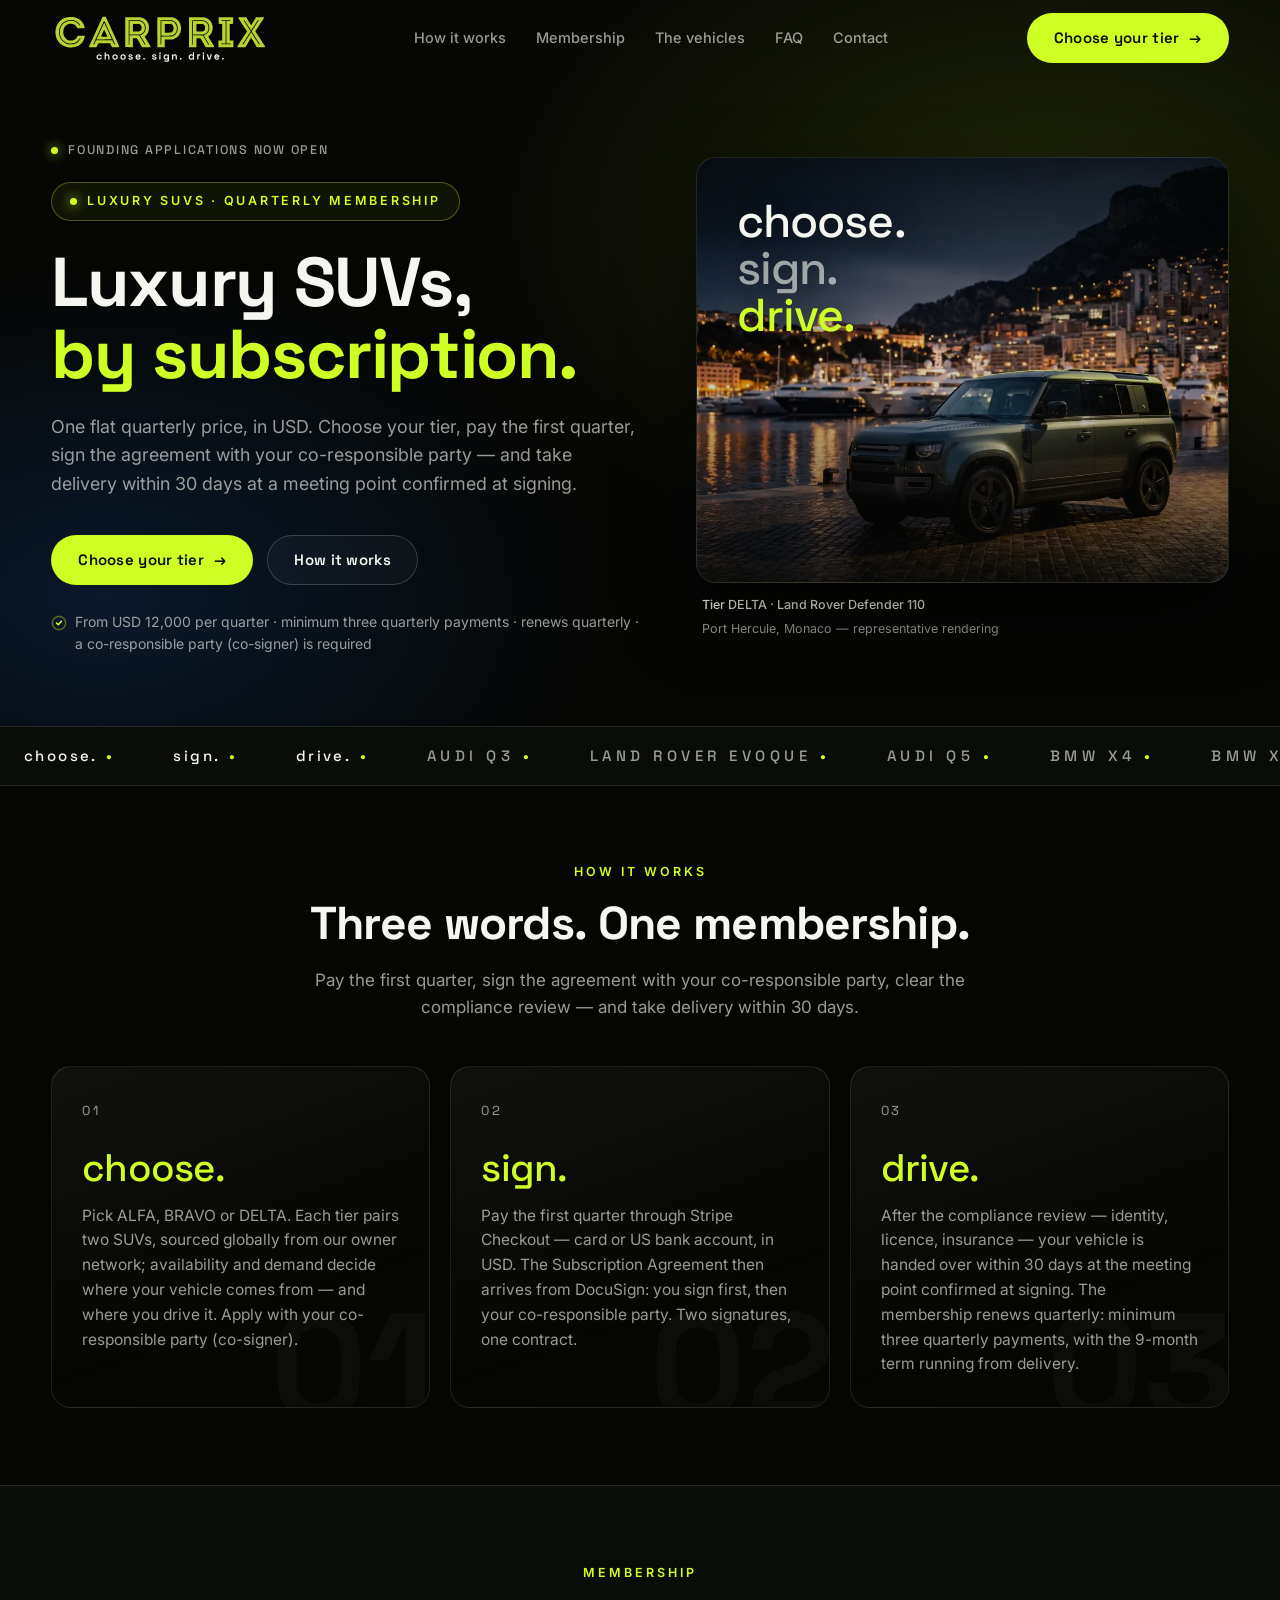
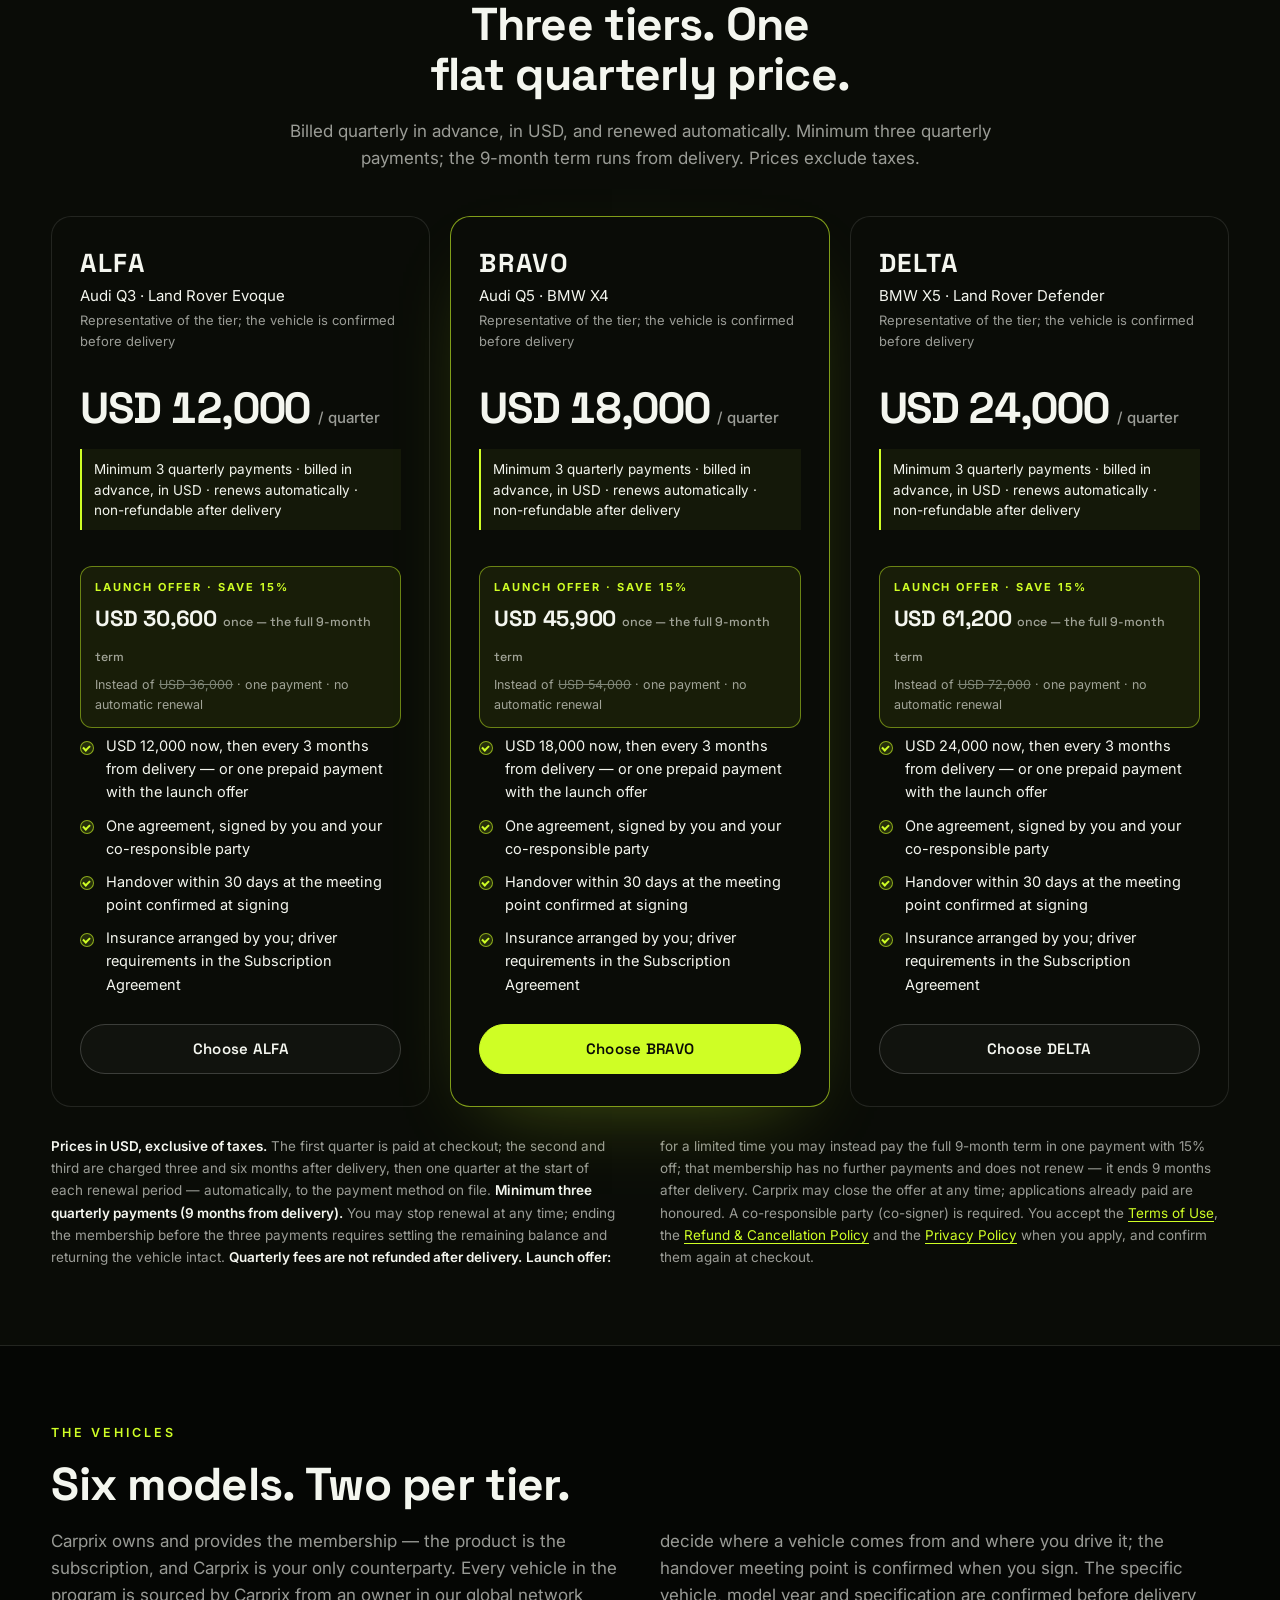
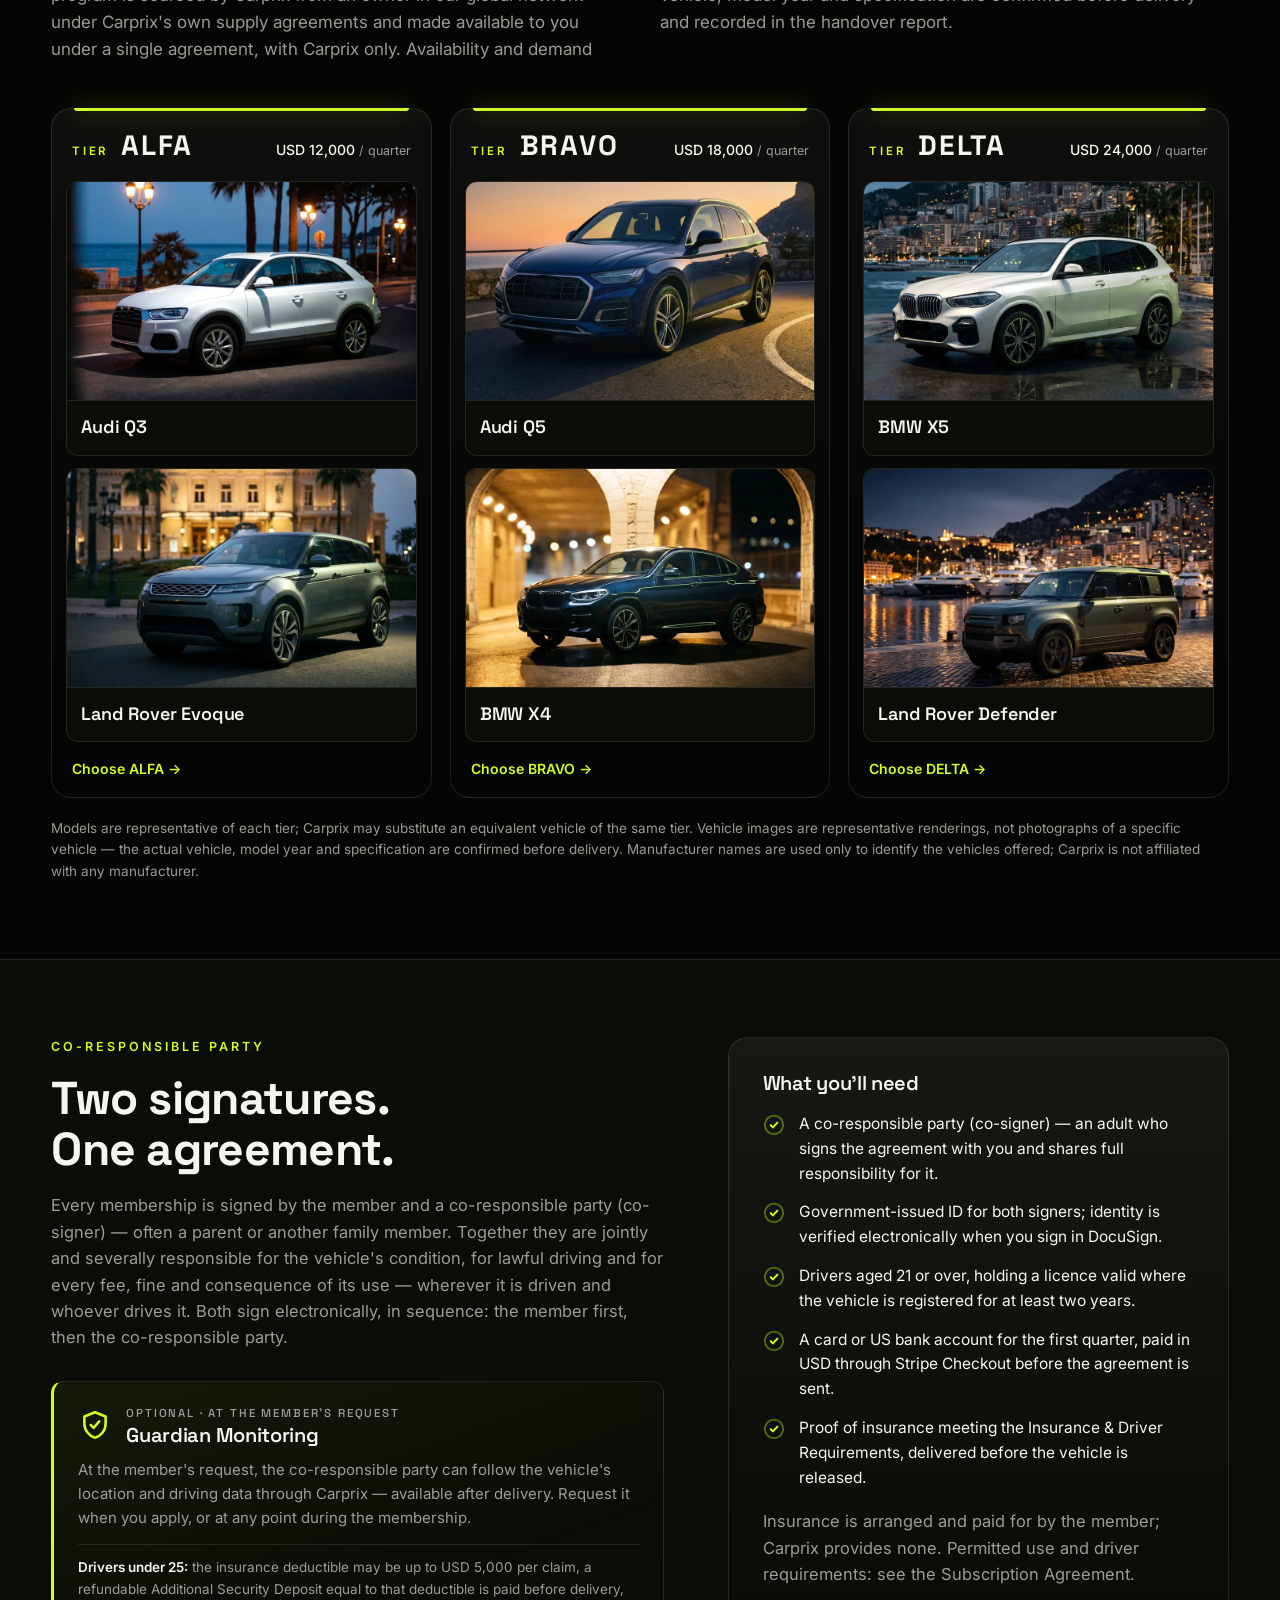
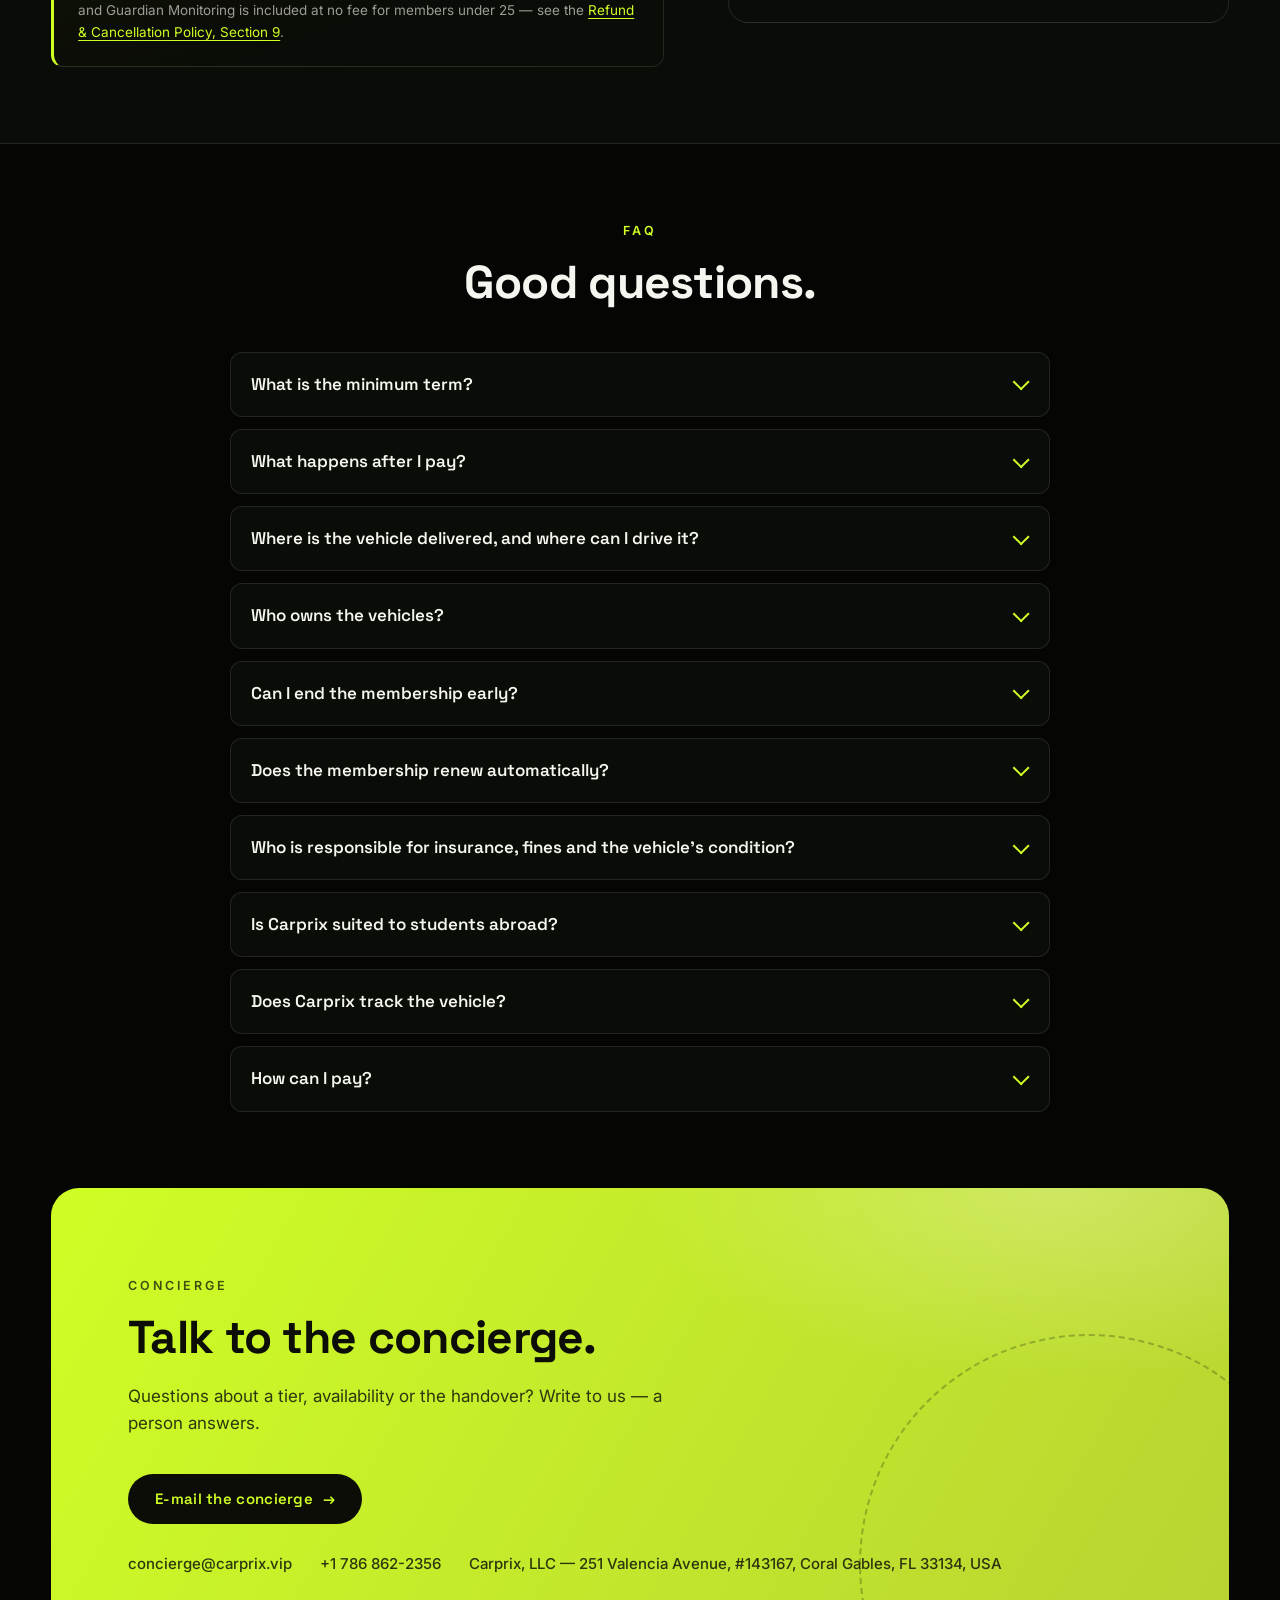
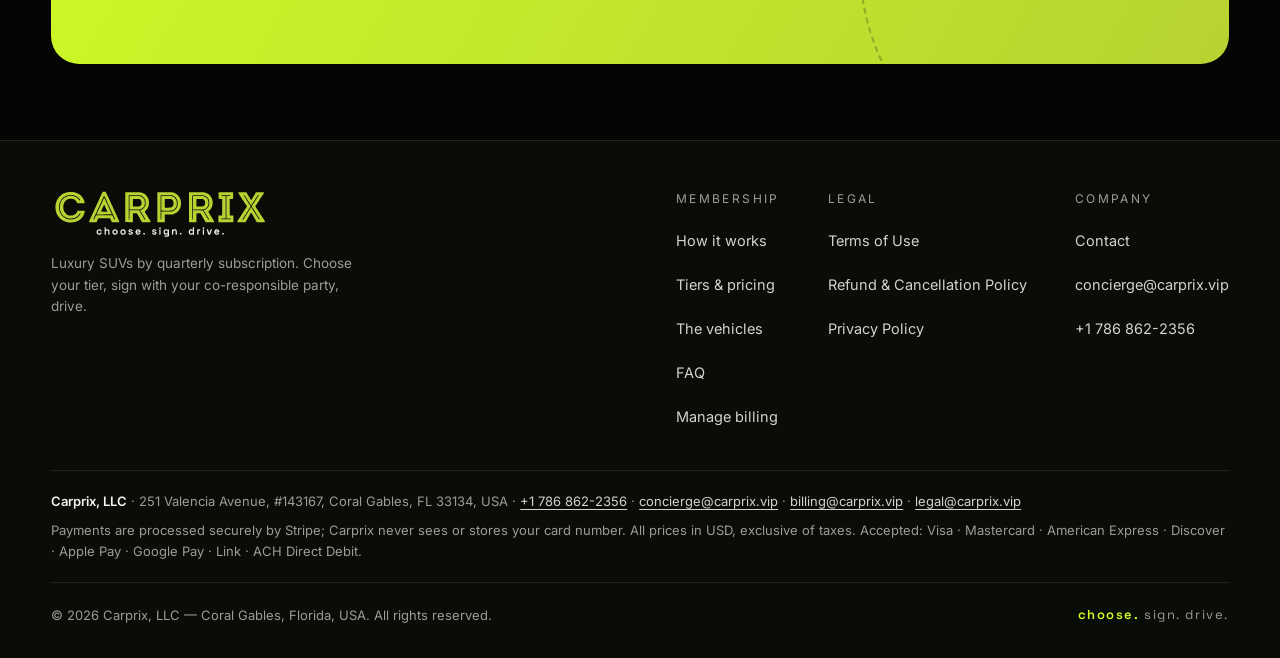
<file: index.html>
<!DOCTYPE html>
<html lang="en">
<head>
<meta charset="UTF-8">
<meta name="viewport" content="width=device-width, initial-scale=1.0">
<title>Carprix — Luxury SUVs, by subscription · choose. sign. drive.</title>
<meta name="description" content="Carprix is a quarterly membership for luxury SUVs in three tiers — ALFA, BRAVO and DELTA. One flat quarterly price in USD, vehicles sourced globally, one agreement signed by you and your co-responsible party. choose. sign. drive.">
<link rel="canonical" href="https://carprix.vip/">
<meta name="theme-color" content="#050604">
<!-- Open Graph / Twitter -->
<meta property="og:type" content="website">
<meta property="og:url" content="https://carprix.vip/">
<meta property="og:site_name" content="Carprix">
<meta property="og:title" content="Carprix — Luxury SUVs, by subscription">
<meta property="og:description" content="Quarterly membership in three tiers. One flat price in USD, vehicles sourced globally, two signatures, one agreement. choose. sign. drive.">
<meta property="og:image" content="https://carprix.vip/assets/og-image.jpg?v=5">
<meta property="og:image:width" content="1200">
<meta property="og:image:height" content="630">
<meta property="og:image:alt" content="CARPRIX — choose. sign. drive. A tier DELTA SUV on the quay of Port Hercule, Monaco, at dusk (representative rendering).">
<meta name="twitter:card" content="summary_large_image">
<meta name="twitter:title" content="Carprix — Luxury SUVs, by subscription">
<meta name="twitter:description" content="Quarterly membership in three tiers. One flat price in USD, vehicles sourced globally, two signatures, one agreement. choose. sign. drive.">
<meta name="twitter:image" content="https://carprix.vip/assets/og-image.jpg?v=5">
<!-- Icons -->
<link rel="icon" type="image/png" sizes="32x32" href="/assets/favicon-32.png">
<link rel="icon" type="image/png" sizes="64x64" href="/assets/favicon-64.png">
<link rel="apple-touch-icon" href="/assets/apple-touch-icon.png">
<!-- Fonts -->
<link rel="preconnect" href="https://fonts.googleapis.com">
<link rel="preconnect" href="https://fonts.gstatic.com" crossorigin>
<link href="https://fonts.googleapis.com/css2?family=Space+Grotesk:wght@500;600;700&family=Inter:wght@400;500;600&display=swap" rel="stylesheet">
<link rel="stylesheet" href="/css/carprix.css?v=8">
<script type="application/ld+json">
{
  "@context": "https://schema.org",
  "@graph": [
    {
      "@type": "Organization",
      "@id": "https://carprix.vip/#org",
      "name": "Carprix, LLC",
      "url": "https://carprix.vip/",
      "logo": "https://carprix.vip/assets/logo-icon.png",
      "image": "https://carprix.vip/assets/og-image.jpg?v=5",
      "slogan": "choose. sign. drive.",
      "email": "concierge@carprix.vip",
      "telephone": "+1-786-862-2356",
      "address": { "@type": "PostalAddress", "streetAddress": "251 Valencia Avenue, #143167", "addressLocality": "Coral Gables", "addressRegion": "FL", "postalCode": "33134", "addressCountry": "US" }
    },
    {
      "@type": "WebSite",
      "@id": "https://carprix.vip/#website",
      "url": "https://carprix.vip/",
      "name": "Carprix",
      "publisher": { "@id": "https://carprix.vip/#org" },
      "inLanguage": "en-US"
    }
  ]
}
</script>
</head>
<body>
<a class="skip-link" href="#main">Skip to content</a>

<header class="header" id="top">
  <div class="container nav">
    <a class="brand" href="/" aria-label="Carprix — home">
      <picture>
        <!-- Vector wordmark (2026-09-03): the mark as designed on ≥ 2 dppx screens; on 1× screens the same drawing with the inline
             widened 3 → 5 px and the tagline +1 px so the detail survives at 44–48 px (design/brand/logo/). Same viewBox. -->
        <source srcset="/assets/logo-wordmark.svg?v=7" type="image/svg+xml" media="(-webkit-min-device-pixel-ratio: 2), (min-resolution: 2dppx)">
        <img src="/assets/logo-wordmark-1x.svg?v=7" alt="CARPRIX — choose. sign. drive." width="1756" height="376" fetchpriority="high">
      </picture>
    </a>
    <nav class="nav-links" id="navLinks" aria-label="Main navigation">
      <a href="#how">How it works</a>
      <a href="#membership">Membership</a>
      <a href="#fleet">The vehicles</a>
      <a href="#faq">FAQ</a>
      <a href="#contact">Contact</a>
      <a class="btn btn-lime nav-cta" href="#membership">Choose your tier <span class="arr" aria-hidden="true">→</span></a>
    </nav>
    <a class="btn btn-lime" href="#membership">Choose your tier <span class="arr" aria-hidden="true">→</span></a>
    <button class="menu-toggle" type="button" id="menuToggle" aria-label="Open menu" aria-expanded="false" aria-controls="navLinks">
      <svg class="ico-open" viewBox="0 0 24 24" fill="none" stroke="currentColor" stroke-width="2" stroke-linecap="round" aria-hidden="true"><path d="M4 7h16M4 12h16M4 17h16"/></svg>
      <svg class="ico-close" viewBox="0 0 24 24" fill="none" stroke="currentColor" stroke-width="2" stroke-linecap="round" aria-hidden="true"><path d="M6 6l12 12M18 6L6 18"/></svg>
    </button>
  </div>
</header>

<main id="main">

<!-- HERO -->
<section class="hero" aria-labelledby="hero-title">
  <div class="container hero-grid">
    <div>
      <!-- Pre-launch notice (D12 GO 4): static, no dates. Remove at the payments GO together with the API's payments_enabled flip. -->
      <p class="prelaunch"><span class="prelaunch__dot" aria-hidden="true"></span>Founding applications now open</p>
      <span class="eyebrow">Luxury SUVs · Quarterly membership</span>
      <h1 id="hero-title">Luxury SUVs, <em>by subscription.</em></h1>
      <p class="hero-sub">One flat quarterly price, in USD. Choose your tier, pay the first quarter, sign the agreement with your co-responsible party — and take delivery within 30 days at a meeting point confirmed at signing.</p>
      <div class="hero-ctas">
        <a class="btn btn-lime" href="#membership">Choose your tier <span class="arr" aria-hidden="true">→</span></a>
        <a class="btn btn-ghost" href="#how">How it works</a>
      </div>
      <p class="hero-note"><svg fill="none" viewBox="0 0 24 24" stroke="currentColor" stroke-width="2.4" stroke-linecap="round" stroke-linejoin="round" aria-hidden="true"><circle cx="12" cy="12" r="10" stroke-opacity=".35"/><path d="m8.5 12.2 2.4 2.4 4.8-5.2"/></svg><span>From USD 12,000 per quarter · minimum three quarterly payments · renews quarterly · a co-responsible party (co-signer) is required</span></p>
    </div>
    <div class="hero-visual">
      <!-- Hero rendering (D21, 2026-09-03): tier DELTA vehicle at Port Hercule, Monaco — WebP 1400×1120 (118 KB) + 900w. -->
      <div class="ph hero-card has-photo">
        <img class="ph__img" src="/assets/photos/hero-defender-1400.webp?v=5" srcset="/assets/photos/hero-defender-900.webp?v=5 900w, /assets/photos/hero-defender-1400.webp?v=5 1400w" sizes="(min-width: 1024px) 46vw, 100vw" width="1400" height="1120" alt="Land Rover Defender 110 (tier DELTA) on the quay of Port Hercule, Monaco, at dusk — representative rendering" fetchpriority="high" decoding="async">
        <div class="hero-card__words" aria-hidden="true"><span>choose.</span><span>sign.</span><span>drive.</span></div>
      </div>
      <p class="hero-visual__caption"><span>Tier DELTA · Land Rover Defender 110</span><span>Port Hercule, Monaco — representative rendering</span></p>
    </div>
  </div>
</section>

<!-- MARQUEE (decorative — the tagline also appears as text in the footer) -->
<div class="marquee" aria-hidden="true">
  <div class="marquee-track" id="marqueeTrack">
    <span><i>choose.</i> <b>•</b> <i>sign.</i> <b>•</b> <i>drive.</i> <b>•</b> Audi Q3 <b>•</b> Land Rover Evoque <b>•</b> Audi Q5 <b>•</b> BMW X4 <b>•</b> BMW X5 <b>•</b> Land Rover Defender <b>•</b></span>
  </div>
</div>

<!-- HOW IT WORKS -->
<section class="section how" id="how" aria-labelledby="how-title">
  <div class="container">
    <div class="sec-head center reveal">
      <div class="kicker">How it works</div>
      <h2 id="how-title">Three words. One membership.</h2>
      <p>Pay the first quarter, sign the agreement with your co-responsible party, clear the compliance review — and take delivery within 30 days.</p>
    </div>
    <ol class="how__grid" role="list">
      <li class="step reveal">
        <div class="step__num">01</div>
        <h3>choose.</h3>
        <p>Pick ALFA, BRAVO or DELTA. Each tier pairs two SUVs, sourced globally from our owner network; availability and demand decide where your vehicle comes from — and where you drive it. Apply with your co-responsible party (co-signer).</p>
        <div class="step__watermark" aria-hidden="true">01</div>
      </li>
      <li class="step reveal">
        <div class="step__num">02</div>
        <h3>sign.</h3>
        <p>Pay the first quarter through Stripe Checkout — card or US bank account, in USD. The Subscription Agreement then arrives from DocuSign: you sign first, then your co-responsible party. Two signatures, one contract.</p>
        <div class="step__watermark" aria-hidden="true">02</div>
      </li>
      <li class="step reveal">
        <div class="step__num">03</div>
        <h3>drive.</h3>
        <p>After the compliance review — identity, licence, insurance — your vehicle is handed over within 30 days at the meeting point confirmed at signing. The membership renews quarterly: minimum three quarterly payments, with the 9-month term running from delivery.</p>
        <div class="step__watermark" aria-hidden="true">03</div>
      </li>
    </ol>
  </div>
</section>

<!-- MEMBERSHIP -->
<section class="section section--alt pricing" id="membership" aria-labelledby="membership-title">
  <div class="container">
    <div class="sec-head center reveal">
      <div class="kicker">Membership</div>
      <h2 id="membership-title">Three tiers. One flat quarterly price.</h2>
      <p>Billed quarterly in advance, in USD, and renewed automatically. Minimum three quarterly payments; the 9-month term runs from delivery. Prices exclude taxes.</p>
    </div>

    <!-- Prices must match lambda/src/lib/catalog.mjs (ALFA 1 200 000 · BRAVO 1 800 000 · DELTA 2 400 000 cents / quarter).
         The amount charged is always the Stripe Price, never this HTML. Tier TESTE is never rendered here. -->
    <div class="pricing__grid">
      <article class="plan reveal" aria-labelledby="plan-alfa">
        <h3 class="plan__name" id="plan-alfa">ALFA</h3>
        <p class="plan__vehicles">Audi Q3 · Land Rover Evoque <small>Representative of the tier; the vehicle is confirmed before delivery</small></p>
        <div class="plan__price"><span class="plan__amount">USD 12,000</span><span class="plan__period">/ quarter</span></div>
        <p class="plan__note">Minimum 3 quarterly payments · billed in advance, in USD · renews automatically · non-refundable after delivery</p>
        <!-- D24 launch offer (v0.3.8; 15 % since v0.3.9): amounts mirror lambda/src/lib/catalog.mjs launchPrepayAmount(); hidden by JS when GET /health says the offer is closed -->
        <div class="plan__offer" data-launch-offer="alfa">
          <span class="plan__offer-tag">Launch offer · save 15%</span>
          <span class="plan__offer-price"><span data-offer-amount>USD 30,600</span> <small>once — the full 9-month term</small></span>
          <span class="plan__offer-note">Instead of <s data-offer-full>USD 36,000</s> · one payment · no automatic renewal</span>
        </div>
        <ul class="plan__features">
          <li>USD 12,000 now, then every 3 months from delivery — or one prepaid payment with the launch offer</li>
          <li>One agreement, signed by you and your co-responsible party</li>
          <li>Handover within 30 days at the meeting point confirmed at signing</li>
          <li>Insurance arranged by you; driver requirements in the Subscription Agreement</li>
        </ul>
        <a class="btn btn-ghost btn-block plan__cta" href="/join.html?tier=alfa" data-plan="alfa">Choose ALFA</a>
      </article>

      <article class="plan plan--highlight reveal" aria-labelledby="plan-bravo">
        <h3 class="plan__name" id="plan-bravo">BRAVO</h3>
        <p class="plan__vehicles">Audi Q5 · BMW X4 <small>Representative of the tier; the vehicle is confirmed before delivery</small></p>
        <div class="plan__price"><span class="plan__amount">USD 18,000</span><span class="plan__period">/ quarter</span></div>
        <p class="plan__note">Minimum 3 quarterly payments · billed in advance, in USD · renews automatically · non-refundable after delivery</p>
        <!-- D24 launch offer (v0.3.8; 15 % since v0.3.9): amounts mirror lambda/src/lib/catalog.mjs launchPrepayAmount(); hidden by JS when GET /health says the offer is closed -->
        <div class="plan__offer" data-launch-offer="bravo">
          <span class="plan__offer-tag">Launch offer · save 15%</span>
          <span class="plan__offer-price"><span data-offer-amount>USD 45,900</span> <small>once — the full 9-month term</small></span>
          <span class="plan__offer-note">Instead of <s data-offer-full>USD 54,000</s> · one payment · no automatic renewal</span>
        </div>
        <ul class="plan__features">
          <li>USD 18,000 now, then every 3 months from delivery — or one prepaid payment with the launch offer</li>
          <li>One agreement, signed by you and your co-responsible party</li>
          <li>Handover within 30 days at the meeting point confirmed at signing</li>
          <li>Insurance arranged by you; driver requirements in the Subscription Agreement</li>
        </ul>
        <a class="btn btn-lime btn-block plan__cta" href="/join.html?tier=bravo" data-plan="bravo">Choose BRAVO</a>
      </article>

      <article class="plan reveal" aria-labelledby="plan-delta">
        <h3 class="plan__name" id="plan-delta">DELTA</h3>
        <p class="plan__vehicles">BMW X5 · Land Rover Defender <small>Representative of the tier; the vehicle is confirmed before delivery</small></p>
        <div class="plan__price"><span class="plan__amount">USD 24,000</span><span class="plan__period">/ quarter</span></div>
        <p class="plan__note">Minimum 3 quarterly payments · billed in advance, in USD · renews automatically · non-refundable after delivery</p>
        <!-- D24 launch offer (v0.3.8; 15 % since v0.3.9): amounts mirror lambda/src/lib/catalog.mjs launchPrepayAmount(); hidden by JS when GET /health says the offer is closed -->
        <div class="plan__offer" data-launch-offer="delta">
          <span class="plan__offer-tag">Launch offer · save 15%</span>
          <span class="plan__offer-price"><span data-offer-amount>USD 61,200</span> <small>once — the full 9-month term</small></span>
          <span class="plan__offer-note">Instead of <s data-offer-full>USD 72,000</s> · one payment · no automatic renewal</span>
        </div>
        <ul class="plan__features">
          <li>USD 24,000 now, then every 3 months from delivery — or one prepaid payment with the launch offer</li>
          <li>One agreement, signed by you and your co-responsible party</li>
          <li>Handover within 30 days at the meeting point confirmed at signing</li>
          <li>Insurance arranged by you; driver requirements in the Subscription Agreement</li>
        </ul>
        <a class="btn btn-ghost btn-block plan__cta" href="/join.html?tier=delta" data-plan="delta">Choose DELTA</a>
      </article>
    </div>

    <p class="pricing__foot reveal">
      <strong>Prices in USD, exclusive of taxes.</strong> The first quarter is paid at checkout; the second and third are charged three and six months after delivery, then one quarter at the start of each renewal period — automatically, to the payment method on file. <strong>Minimum three quarterly payments (9 months from delivery).</strong> You may stop renewal at any time; ending the membership before the three payments requires settling the remaining balance and returning the vehicle intact. <strong>Quarterly fees are not refunded after delivery.</strong> <span data-launch-offer><strong>Launch offer:</strong> for a limited time you may instead pay the full 9-month term in one payment with 15% off; that membership has no further payments and does not renew — it ends 9 months after delivery. Carprix may close the offer at any time; applications already paid are honoured.</span> A co-responsible party (co-signer) is required. You accept the <a href="/terms/">Terms of Use</a>, the <a href="/refund-policy/">Refund &amp; Cancellation Policy</a> and the <a href="/privacy/">Privacy Policy</a> when you apply, and confirm them again at checkout.
    </p>
  </div>
</section>

<!-- THE VEHICLES (anchor kept as #fleet for existing links) -->
<section class="section fleet" id="fleet" aria-labelledby="fleet-title">
  <div class="container">
    <div class="sec-head sec-head--wide reveal">
      <div class="kicker">The vehicles</div>
      <h2 id="fleet-title">Six models. Two per tier.</h2>
      <p>Carprix owns and provides the membership — the product is the subscription, and Carprix is your only counterparty. Every vehicle in the program is sourced by Carprix from an owner in our global network under Carprix's own supply agreements and made available to you under a single agreement, with Carprix only. Availability and demand decide where a vehicle comes from and where you drive it; the handover meeting point is confirmed when you sign. The specific vehicle, model year and specification are confirmed before delivery and recorded in the handover report.</p>
    </div>
    <!-- Vehicles grouped BY TIER (owner, 2026-09-03): one column per tier, the tier's two models stacked, captions outside the
         image (no text over the vehicles). Tiles: representative renderings in a Monaco setting (D21), WebP 880×550, lazy,
         no plates (owner, 2026-09-03). Prices mirror the Membership cards — keep both in sync with the catalog. -->
    <div class="fleet__tiers">
      <section class="tier-col reveal" aria-labelledby="tier-alfa">
        <header class="tier-col__head">
          <span class="tier-col__kicker">Tier</span>
          <h3 class="tier-col__name" id="tier-alfa">ALFA</h3>
          <span class="tier-col__price">USD 12,000 <small>/ quarter</small></span>
        </header>
        <figure class="car">
          <div class="car__media"><img src="/assets/photos/tile-alfa-q3.webp?v=5" width="880" height="550" alt="Audi Q3 on the Avenue Princesse Grace seafront, Monaco — representative rendering" loading="lazy" decoding="async"></div>
          <figcaption class="car__name">Audi Q3</figcaption>
        </figure>
        <figure class="car">
          <div class="car__media"><img src="/assets/photos/tile-alfa-evoque.webp?v=5" width="880" height="550" alt="Land Rover Evoque in front of the Casino de Monte-Carlo gardens — representative rendering" loading="lazy" decoding="async"></div>
          <figcaption class="car__name">Land Rover Evoque</figcaption>
        </figure>
        <a class="tier-col__link" href="#membership">Choose ALFA <span class="arr" aria-hidden="true">→</span></a>
      </section>
      <section class="tier-col reveal" aria-labelledby="tier-bravo">
        <header class="tier-col__head">
          <span class="tier-col__kicker">Tier</span>
          <h3 class="tier-col__name" id="tier-bravo">BRAVO</h3>
          <span class="tier-col__price">USD 18,000 <small>/ quarter</small></span>
        </header>
        <figure class="car">
          <div class="car__media"><img src="/assets/photos/tile-bravo-q5.webp?v=5" width="880" height="550" alt="Audi Q5 on the Moyenne Corniche above Monaco at sunset — representative rendering" loading="lazy" decoding="async"></div>
          <figcaption class="car__name">Audi Q5</figcaption>
        </figure>
        <figure class="car">
          <div class="car__media"><img src="/assets/photos/tile-bravo-x4.webp?v=5" width="880" height="550" alt="BMW X4 at the Fairmont hairpin tunnel, Monaco, at night — representative rendering" loading="lazy" decoding="async"></div>
          <figcaption class="car__name">BMW X4</figcaption>
        </figure>
        <a class="tier-col__link" href="#membership">Choose BRAVO <span class="arr" aria-hidden="true">→</span></a>
      </section>
      <section class="tier-col reveal" aria-labelledby="tier-delta">
        <header class="tier-col__head">
          <span class="tier-col__kicker">Tier</span>
          <h3 class="tier-col__name" id="tier-delta">DELTA</h3>
          <span class="tier-col__price">USD 24,000 <small>/ quarter</small></span>
        </header>
        <figure class="car">
          <div class="car__media"><img src="/assets/photos/tile-delta-x5.webp?v=5" width="880" height="550" alt="BMW X5 on the Larvotto seafront, Monaco, at blue hour — representative rendering" loading="lazy" decoding="async"></div>
          <figcaption class="car__name">BMW X5</figcaption>
        </figure>
        <figure class="car">
          <div class="car__media"><img src="/assets/photos/tile-delta-defender.webp?v=5" width="880" height="550" alt="Land Rover Defender 110 on the quay of Port Hercule, Monaco — representative rendering" loading="lazy" decoding="async"></div>
          <figcaption class="car__name">Land Rover Defender</figcaption>
        </figure>
        <a class="tier-col__link" href="#membership">Choose DELTA <span class="arr" aria-hidden="true">→</span></a>
      </section>
    </div>
    <p class="fleet__note">Models are representative of each tier; Carprix may substitute an equivalent vehicle of the same tier. Vehicle images are representative renderings, not photographs of a specific vehicle — the actual vehicle, model year and specification are confirmed before delivery. Manufacturer names are used only to identify the vehicles offered; Carprix is not affiliated with any manufacturer.</p>
  </div>
</section>

<!-- CO-RESPONSIBLE PARTY (anchor kept as #cosigner) -->
<section class="section section--alt cosign" id="cosigner" aria-labelledby="cosign-title">
  <div class="container cosign__grid">
    <div class="reveal">
      <div class="kicker">Co-responsible party</div>
      <h2 id="cosign-title">Two signatures. One agreement.</h2>
      <p>Every membership is signed by the member and a co-responsible party (co-signer) — often a parent or another family member. Together they are jointly and severally responsible for the vehicle's condition, for lawful driving and for every fee, fine and consequence of its use — wherever it is driven and whoever drives it. Both sign electronically, in sequence: the member first, then the co-responsible party.</p>

      <!-- Guardian Monitoring (D16): optional, at the member's request — no dates, no app names -->
      <div class="guardian">
        <div class="guardian__head">
          <svg viewBox="0 0 24 24" fill="none" stroke="currentColor" stroke-width="1.8" stroke-linecap="round" stroke-linejoin="round" aria-hidden="true"><path d="M12 3 4.5 6v5.2c0 4.6 3.1 8.5 7.5 9.8 4.4-1.3 7.5-5.2 7.5-9.8V6L12 3z"/><path d="m9 12 2 2 4-4.5"/></svg>
          <div>
            <div class="guardian__label">Optional · at the member's request</div>
            <h3 id="guardian-title">Guardian Monitoring</h3>
          </div>
        </div>
        <p>At the member's request, the co-responsible party can follow the vehicle's location and driving data through Carprix — available after delivery. Request it when you apply, or at any point during the membership.</p>
        <!-- Drivers under 25 — wording follows Subscription Agreement §5.4 and Refund & Cancellation Policy §9 -->
        <p class="fine"><strong>Drivers under 25:</strong> the insurance deductible may be up to USD 5,000 per claim, a refundable Additional Security Deposit equal to that deductible is paid before delivery, and Guardian Monitoring is included at no fee for members under 25 — see the <a href="/refund-policy/#security-deposit">Refund &amp; Cancellation Policy, Section 9</a>.</p>
      </div>
    </div>
    <div class="panel reveal">
      <h3>What you'll need</h3>
      <ul class="checklist" role="list">
        <li><svg fill="none" viewBox="0 0 24 24" stroke="currentColor" stroke-width="2.2" stroke-linecap="round" stroke-linejoin="round" aria-hidden="true"><circle cx="12" cy="12" r="10" stroke-opacity=".35"/><path d="m8.5 12.2 2.4 2.4 4.8-5.2"/></svg><span>A co-responsible party (co-signer) — an adult who signs the agreement with you and shares full responsibility for it.</span></li>
        <li><svg fill="none" viewBox="0 0 24 24" stroke="currentColor" stroke-width="2.2" stroke-linecap="round" stroke-linejoin="round" aria-hidden="true"><circle cx="12" cy="12" r="10" stroke-opacity=".35"/><path d="m8.5 12.2 2.4 2.4 4.8-5.2"/></svg><span>Government-issued ID for both signers; identity is verified electronically when you sign in DocuSign.</span></li>
        <li><svg fill="none" viewBox="0 0 24 24" stroke="currentColor" stroke-width="2.2" stroke-linecap="round" stroke-linejoin="round" aria-hidden="true"><circle cx="12" cy="12" r="10" stroke-opacity=".35"/><path d="m8.5 12.2 2.4 2.4 4.8-5.2"/></svg><span>Drivers aged 21 or over, holding a licence valid where the vehicle is registered for at least two years.</span></li>
        <li><svg fill="none" viewBox="0 0 24 24" stroke="currentColor" stroke-width="2.2" stroke-linecap="round" stroke-linejoin="round" aria-hidden="true"><circle cx="12" cy="12" r="10" stroke-opacity=".35"/><path d="m8.5 12.2 2.4 2.4 4.8-5.2"/></svg><span>A card or US bank account for the first quarter, paid in USD through Stripe Checkout before the agreement is sent.</span></li>
        <li><svg fill="none" viewBox="0 0 24 24" stroke="currentColor" stroke-width="2.2" stroke-linecap="round" stroke-linejoin="round" aria-hidden="true"><circle cx="12" cy="12" r="10" stroke-opacity=".35"/><path d="m8.5 12.2 2.4 2.4 4.8-5.2"/></svg><span>Proof of insurance meeting the Insurance &amp; Driver Requirements, delivered before the vehicle is released.</span></li>
      </ul>
      <p class="fine">Insurance is arranged and paid for by the member; Carprix provides none. Permitted use and driver requirements: see the Subscription Agreement.</p>
    </div>
  </div>
</section>

<!-- FAQ -->
<section class="section faq" id="faq" aria-labelledby="faq-title">
  <div class="container">
    <div class="sec-head center reveal">
      <div class="kicker">FAQ</div>
      <h2 id="faq-title">Good questions.</h2>
    </div>
    <div class="faq__list reveal">
      <details>
        <summary>What is the minimum term?</summary>
        <div class="faq__a"><p>Three quarterly payments — nine months, counted from the delivery of your vehicle. The first quarter is paid at checkout; the second and third are charged three and six months after delivery. After that the membership renews quarter by quarter until you give notice of non-renewal.</p></div>
      </details>
      <details>
        <summary>What happens after I pay?</summary>
        <div class="faq__a"><p>You receive the Subscription Agreement by e-mail from DocuSign — you sign first, then your co-responsible party. We then complete the compliance review: identity, driving licence and proof of insurance. Carprix may decline an application after review; in that case the payment is refunded in full.</p></div>
      </details>
      <details>
        <summary>Where is the vehicle delivered, and where can I drive it?</summary>
        <div class="faq__a"><p>Vehicles are sourced globally from our owner network; availability and demand decide where a vehicle comes from and where you drive it. When you sign the agreement you are informed of the handover meeting point, and the same applies to the return. The vehicle is handed over within 30 days of acceptance and stays within the country where it is registered.</p></div>
      </details>
      <details>
        <summary>Who owns the vehicles?</summary>
        <div class="faq__a"><p>Their owners, in our global network, who supply them to Carprix under Carprix's own supply agreements. What you buy is the Carprix membership: Carprix sells it, invoices it and supports it, and your contract is with Carprix, LLC only — one agreement, one point of contact. Carprix is not the owner, lessor or operator of any vehicle.</p></div>
      </details>
      <details>
        <summary>Can I end the membership early?</summary>
        <div class="faq__a">
          <p>You may stop renewal at any time from <a href="/billing/manage.html">Manage billing</a>; it takes effect at the end of the minimum term or of the quarter already paid, whichever is later. Ending the membership before the three payments is possible only by settling the remaining balance of the three quarters and returning the vehicle intact.</p>
          <p>Quarterly fees are not refunded after delivery. Full details in the <a href="/refund-policy/">Refund &amp; Cancellation Policy</a>.</p>
        </div>
      </details>
      <details>
        <summary>Does the membership renew automatically?</summary>
        <div class="faq__a"><p>Yes. After the minimum term, your card or bank account is charged at the start of each quarter and the membership renews for a further quarter unless you have given notice of non-renewal. You receive a reminder e-mail at least seven days before each renewal charge.</p></div>
      </details>
      <details>
        <summary>Who is responsible for insurance, fines and the vehicle's condition?</summary>
        <div class="faq__a"><p>The member and the co-responsible party, jointly and severally. Insurance is entirely the member's responsibility and cost; proof of cover is required before the vehicle is released. Fines, tolls, damage beyond fair wear and tear and every other consequence of use are for the member and the co-responsible party. Details in the Subscription Agreement.</p></div>
      </details>
      <details>
        <summary>Is Carprix suited to students abroad?</summary>
        <div class="faq__a">
          <p>Yes. A member studying away from home drives; a parent — or another eligible adult — signs as co-responsible party, electronically and from anywhere, and both are jointly and severally responsible under one agreement. Driver requirements (age, licence history, insurance) apply to the member as to every driver; see the Subscription Agreement.</p>
          <p>At the member's request, <a href="#cosigner">Guardian Monitoring</a> lets the co-responsible party follow the vehicle's location and driving data through Carprix — optional, available after delivery, and it can be requested at any point during the membership.</p>
        </div>
      </details>
      <details>
        <summary>Does Carprix track the vehicle?</summary>
        <div class="faq__a"><p>Vehicles may be fitted with GPS and telematics equipment. Where fitted, location, mileage, speed and driving-event data are collected for asset protection and compliance — to protect the vehicle, administer the agreement and respond to accidents or theft. Access for the co-responsible party is offered as Guardian Monitoring, at the member's request. What is collected, why and for how long is described in the <a href="/privacy/">Privacy Policy</a>.</p></div>
      </details>
      <details>
        <summary>How can I pay?</summary>
        <div class="faq__a"><p>By card or US bank account (ACH) through Stripe Checkout, in USD. The first quarter is paid before the agreement is sent for signature; the following quarters are charged automatically to the same payment method. Bank debits can take up to four business days to clear.</p></div>
      </details>
    </div>
  </div>
</section>

<!-- CONTACT -->
<section class="cta" id="contact" aria-labelledby="contact-title">
  <div class="container">
    <div class="cta-box reveal">
      <div class="kicker">Concierge</div>
      <h2 id="contact-title">Talk to the concierge.</h2>
      <p>Questions about a tier, availability or the handover? Write to us — a person answers.</p>
      <a class="btn btn-dark" href="mailto:concierge@carprix.vip?subject=Carprix%20membership%20enquiry">E-mail the concierge <span class="arr" aria-hidden="true">→</span></a>
      <div class="contact-lines">
        <span>concierge@carprix.vip</span>
        <span>+1 786 862-2356</span>
        <span>Carprix, LLC — 251 Valencia Avenue, #143167, Coral Gables, FL 33134, USA</span>
      </div>
    </div>
  </div>
</section>

</main>

<footer class="footer">
  <div class="container">
    <div class="foot-grid">
      <div class="foot-brand">
        <picture>
        <!-- Vector wordmark (2026-09-03): the mark as designed on ≥ 2 dppx screens; on 1× screens the same drawing with the inline
             widened 3 → 5 px and the tagline +1 px so the detail survives at 44–48 px (design/brand/logo/). Same viewBox. -->
        <source srcset="/assets/logo-wordmark.svg?v=7" type="image/svg+xml" media="(-webkit-min-device-pixel-ratio: 2), (min-resolution: 2dppx)">
        <img src="/assets/logo-wordmark-1x.svg?v=7" alt="CARPRIX — choose. sign. drive." width="1756" height="376" loading="lazy">
      </picture>
        <p>Luxury SUVs by quarterly subscription. Choose your tier, sign with your co-responsible party, drive.</p>
      </div>
      <nav class="foot-links" aria-label="Footer">
        <div class="col">
          <div class="t">Membership</div>
          <a href="#how">How it works</a><br>
          <a href="#membership">Tiers &amp; pricing</a><br>
          <a href="#fleet">The vehicles</a><br>
          <a href="#faq">FAQ</a><br>
          <a href="/billing/manage.html">Manage billing</a>
        </div>
        <div class="col">
          <div class="t">Legal</div>
          <a href="/terms/">Terms of Use</a><br>
          <a href="/refund-policy/">Refund &amp; Cancellation Policy</a><br>
          <a href="/privacy/">Privacy Policy</a>
        </div>
        <div class="col">
          <div class="t">Company</div>
          <a href="#contact">Contact</a><br>
          <a href="mailto:concierge@carprix.vip">concierge@carprix.vip</a><br>
          <a href="tel:+17868622356">+1 786 862-2356</a>
        </div>
      </nav>
    </div>
    <!-- D26/S5 (2026-09-09): company identification, contact and payment-security details (Stripe website checklist). -->
    <div class="foot-legal">
      <p><strong>Carprix, LLC</strong> · 251 Valencia Avenue, #143167, Coral Gables, FL 33134, USA · <a href="tel:+17868622356">+1 786 862-2356</a> · <a href="mailto:concierge@carprix.vip">concierge@carprix.vip</a> · <a href="mailto:billing@carprix.vip">billing@carprix.vip</a> · <a href="mailto:legal@carprix.vip">legal@carprix.vip</a></p>
      <p>Payments are processed securely by Stripe; Carprix never sees or stores your card number. All prices in USD, exclusive of taxes. Accepted: Visa · Mastercard · American Express · Discover · Apple Pay · Google Pay · Link · ACH Direct Debit.</p>
    </div>
    <div class="foot-bottom">
      <span>© 2026 Carprix, LLC — Coral Gables, Florida, USA. All rights reserved.</span>
      <span class="tag"><b>choose.</b> sign. drive.</span>
    </div>
  </div>
</footer>

<script src="/js/site.js" defer></script>
<script src="/js/billing.js" defer></script>
<script>
  // D24: hide the launch-offer blocks when the API says the offer is closed (default markup shows them; the API is the switch).
  window.addEventListener('DOMContentLoaded', function () {
    if (!window.CB || !CB.health) return;
    CB.health().then(function (h) { CB.ui.renderLaunchOffer(document, h); }).catch(function () {});
  });
</script>
</body>
</html>
</file>
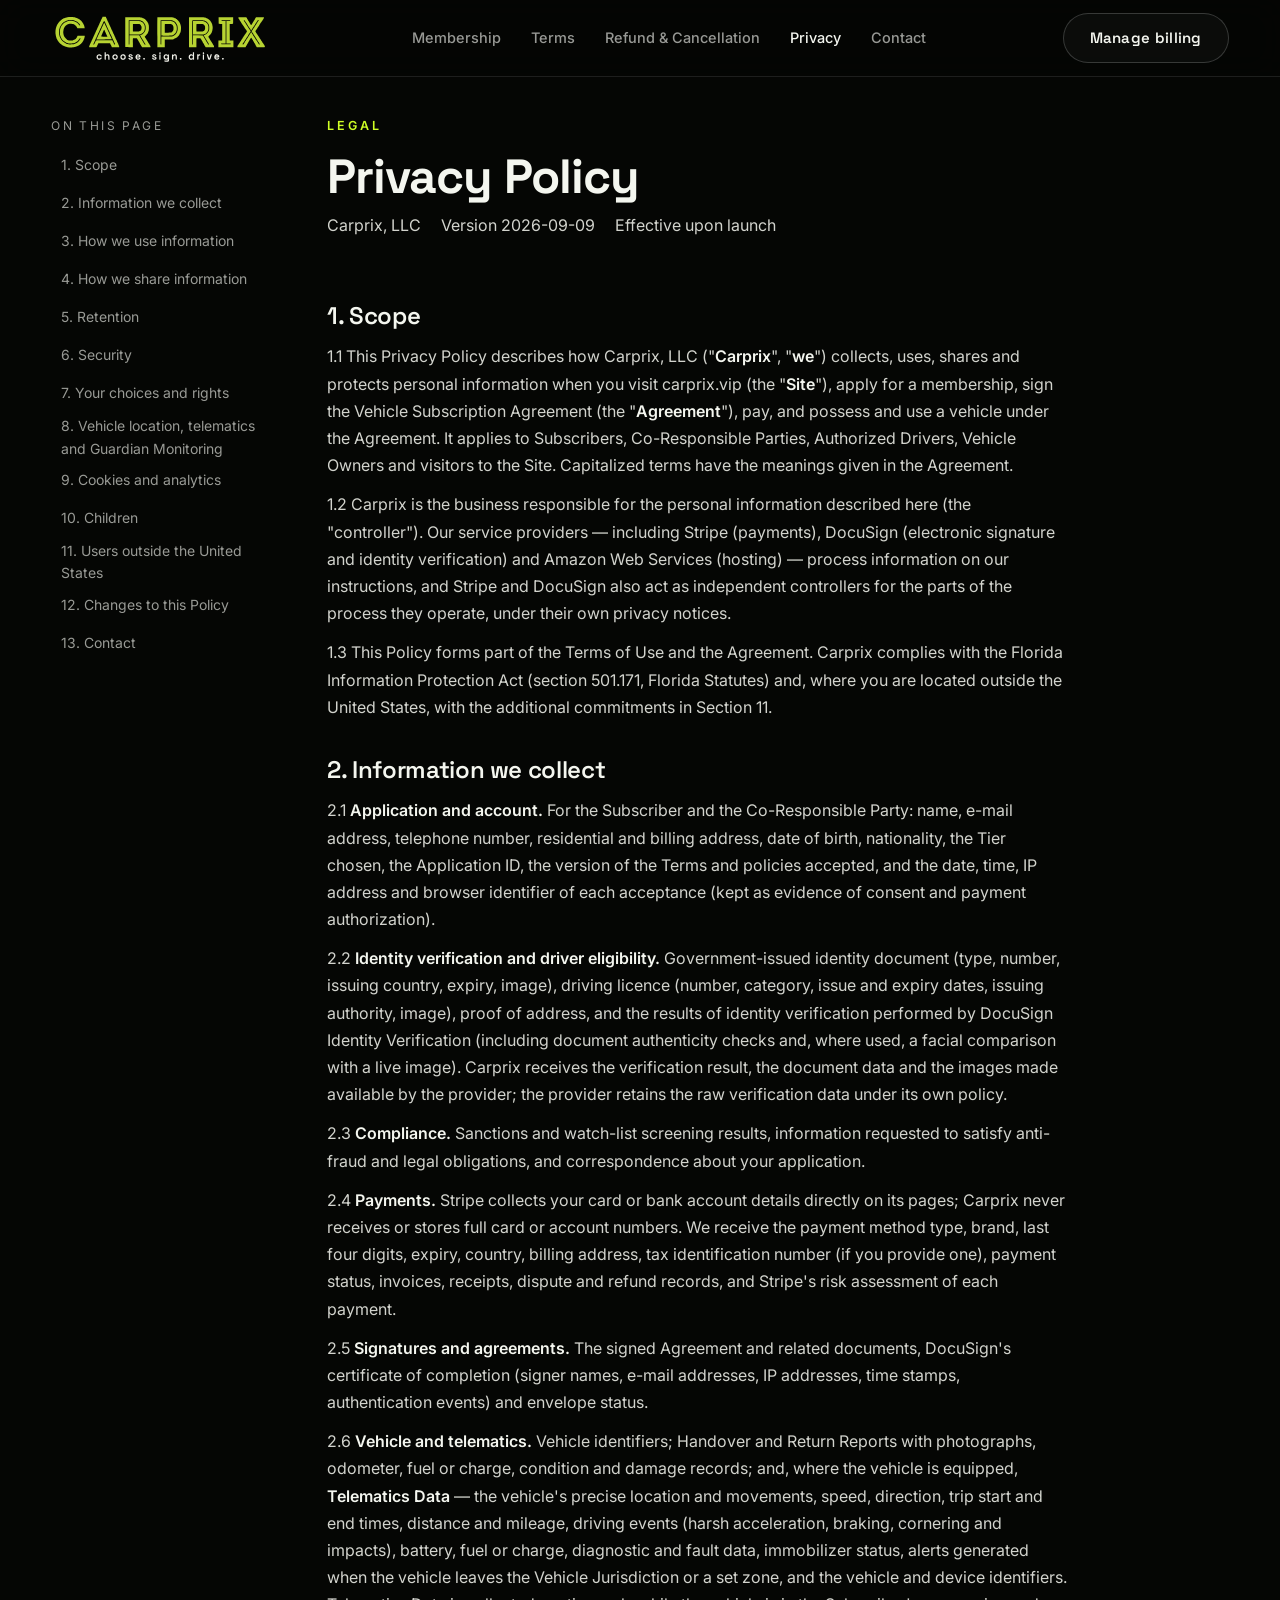
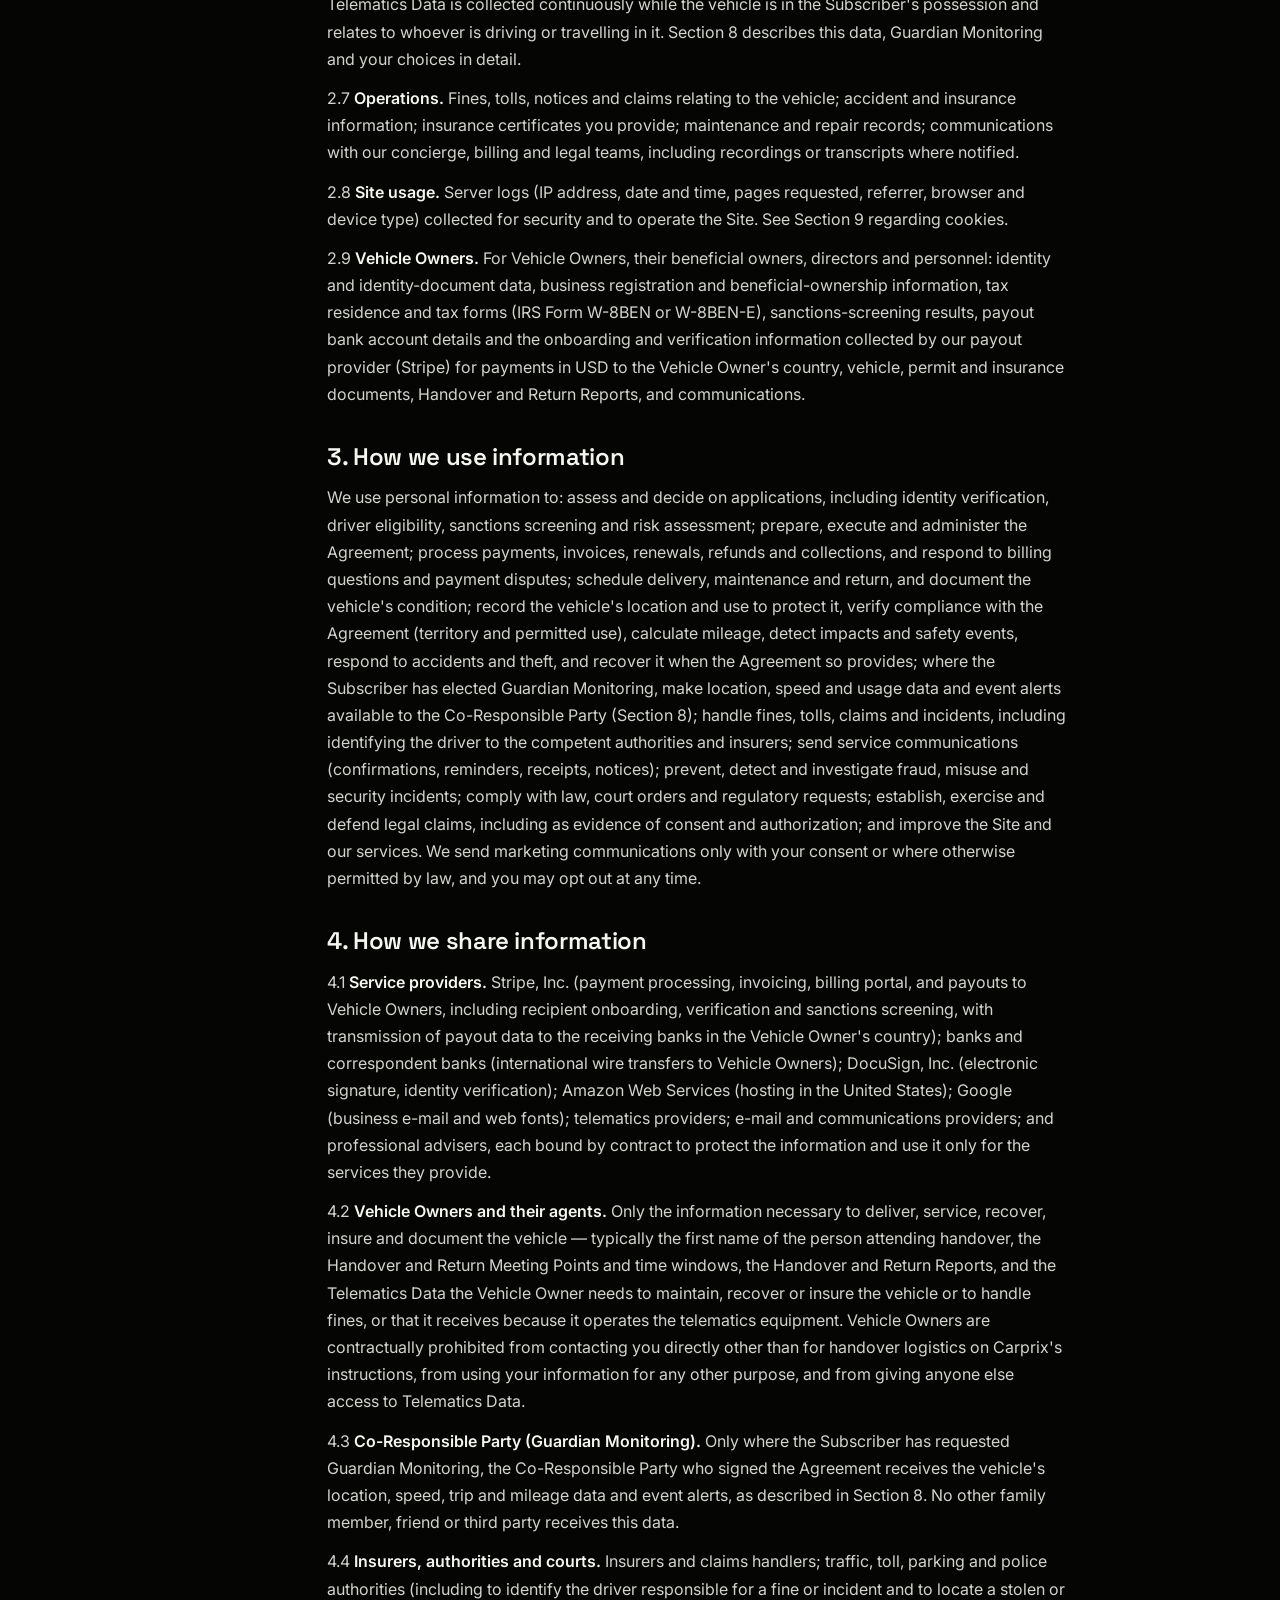
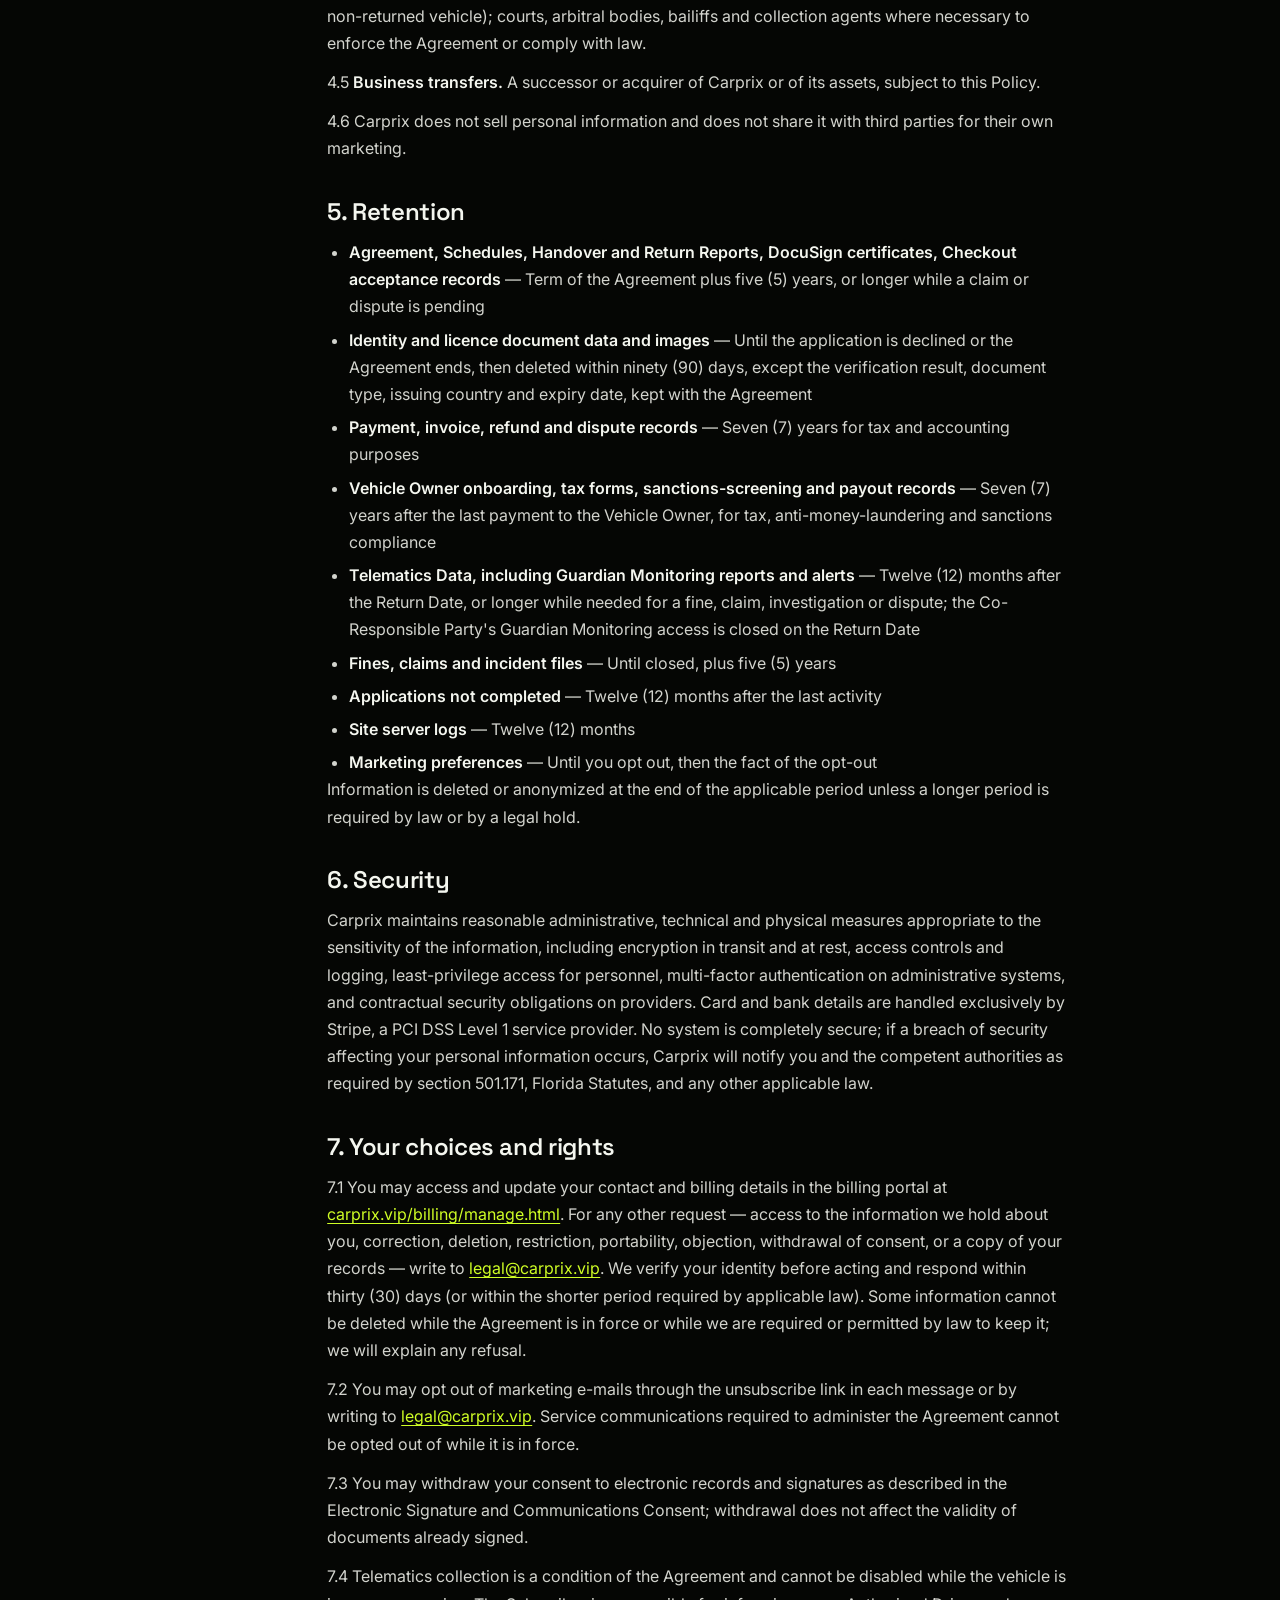
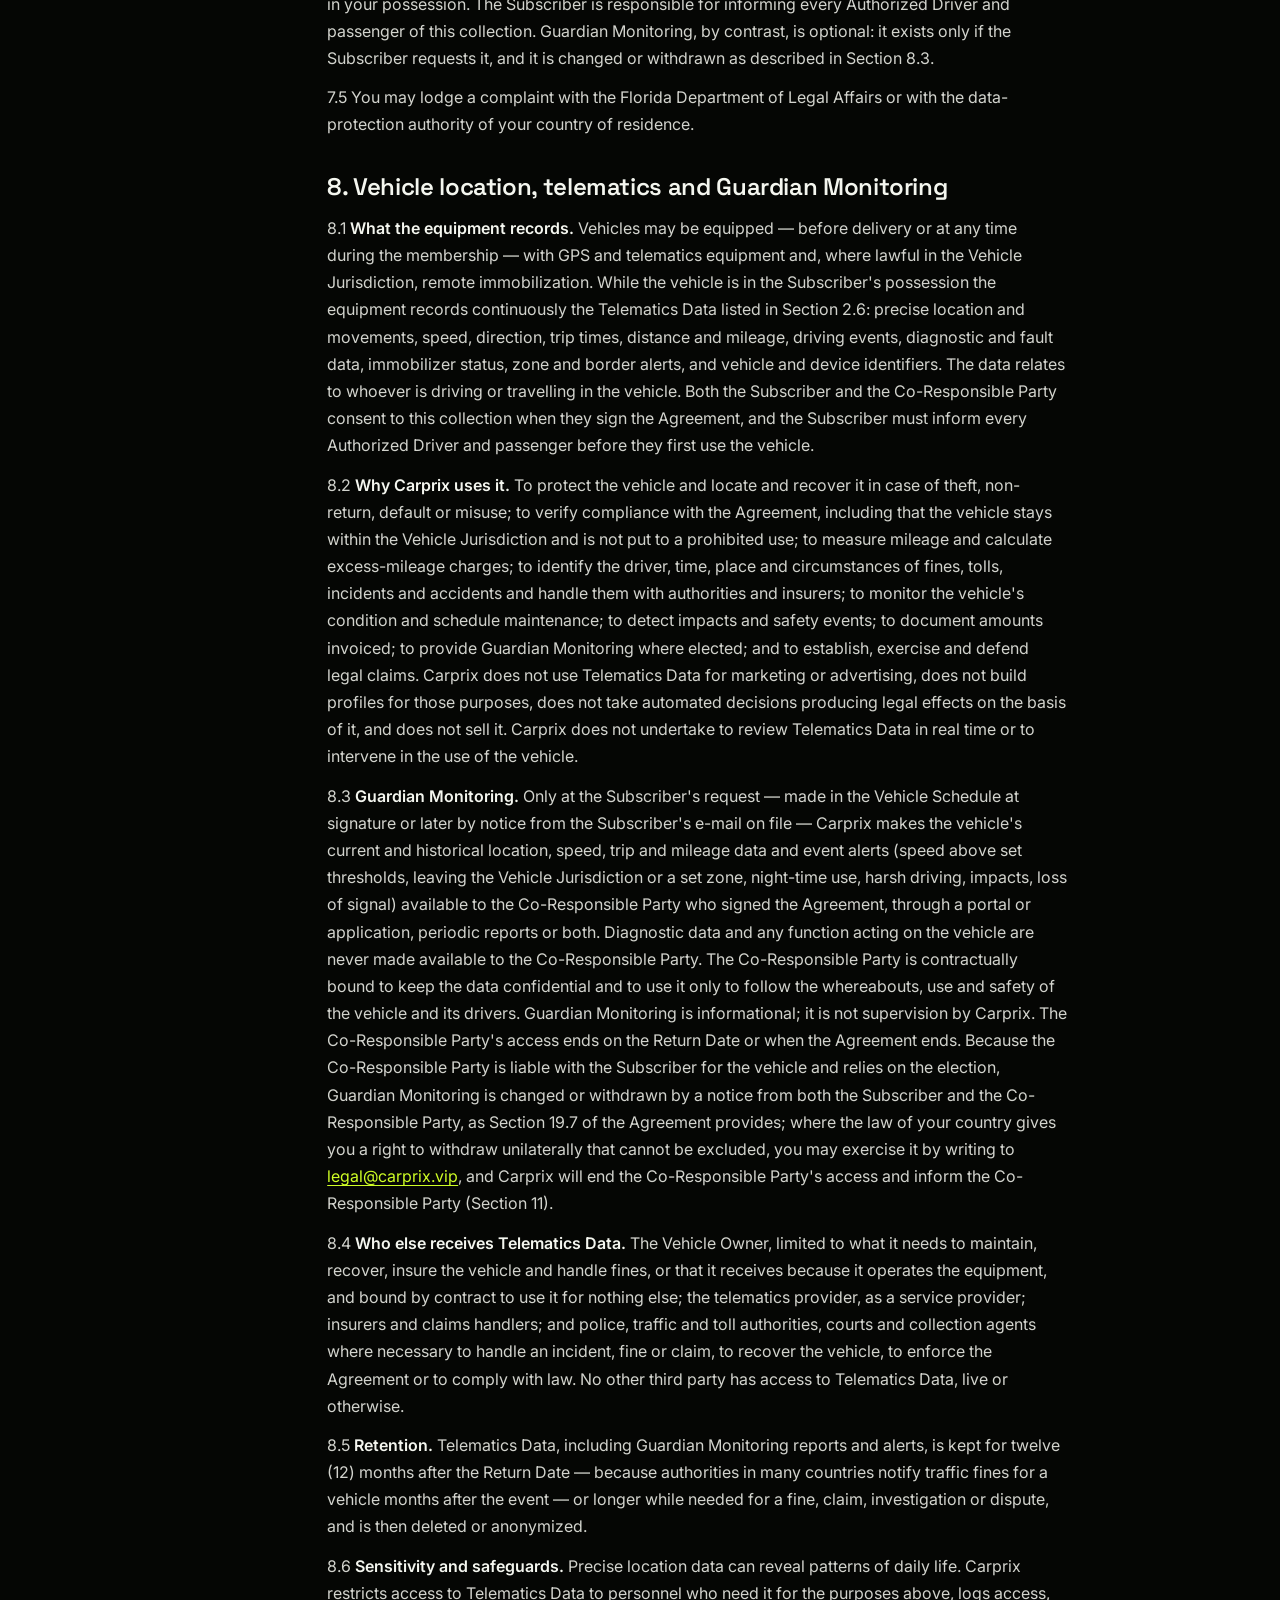
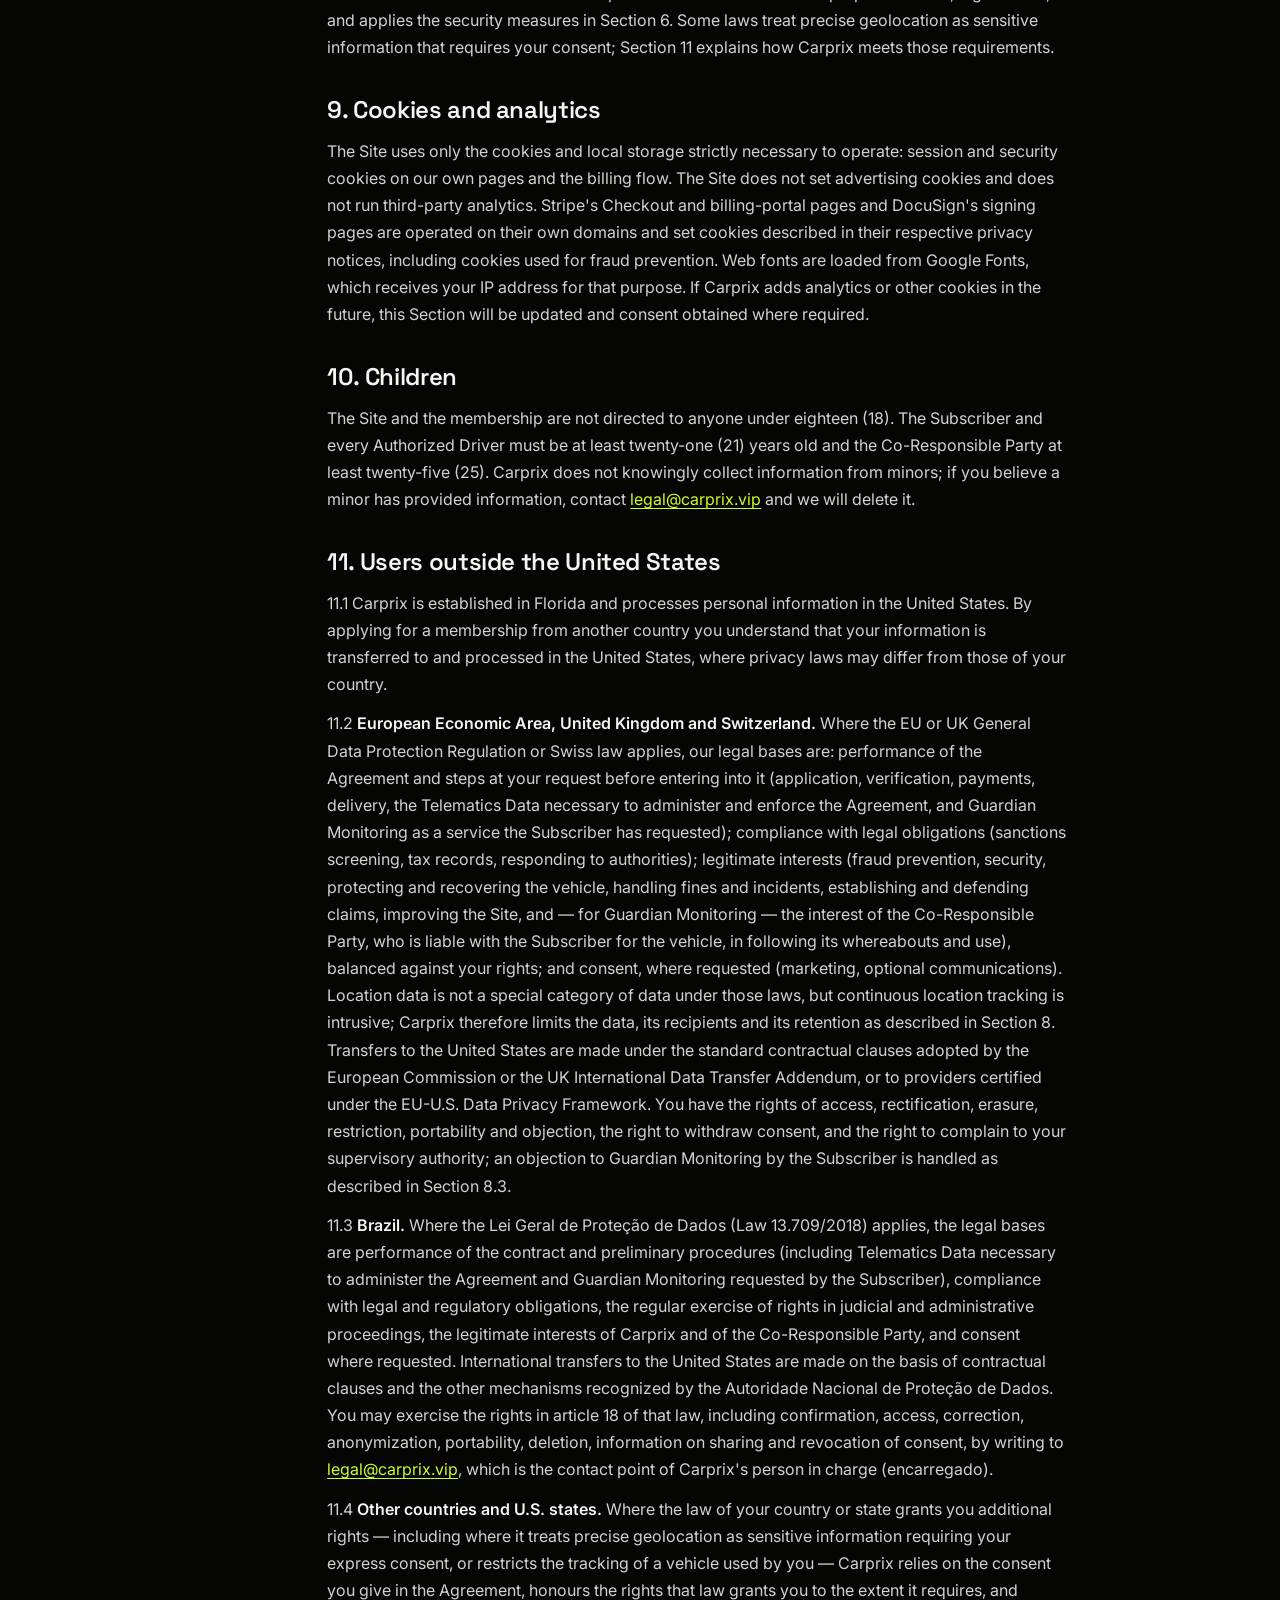
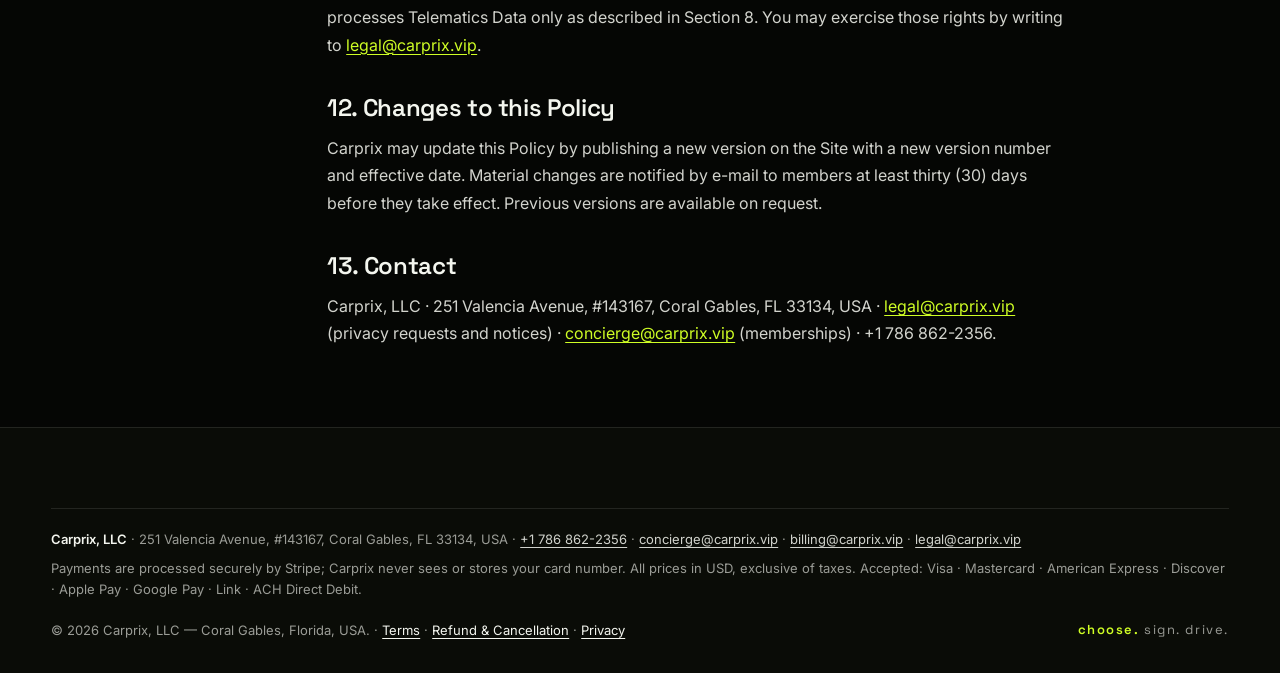
<file: privacy/index.html>
<!DOCTYPE html>
<html lang="en">
<head>
<meta charset="UTF-8">
<meta name="viewport" content="width=device-width, initial-scale=1.0">
<title>Privacy Policy — Carprix</title>
<meta name="description" content="How Carprix, LLC collects, uses, shares and protects personal information on carprix.vip and throughout a membership.">
<!-- noindex until counsel sign-off (D9) -->
<meta name="robots" content="noindex, follow">
<link rel="canonical" href="https://carprix.vip/privacy/">
<meta name="theme-color" content="#050604">
<link rel="icon" type="image/png" sizes="32x32" href="/assets/favicon-32.png">
<link rel="icon" type="image/png" sizes="64x64" href="/assets/favicon-64.png">
<link rel="apple-touch-icon" href="/assets/apple-touch-icon.png">
<link rel="preconnect" href="https://fonts.googleapis.com">
<link rel="preconnect" href="https://fonts.gstatic.com" crossorigin>
<link href="https://fonts.googleapis.com/css2?family=Space+Grotesk:wght@500;600;700&family=Inter:wght@400;500;600&display=swap" rel="stylesheet">
<link rel="stylesheet" href="/css/carprix.css?v=8">
</head>
<body>
<a class="skip-link" href="#main">Skip to content</a>

<header class="header header--solid">
  <div class="container nav">
    <a class="brand" href="/" aria-label="Carprix — home">
      <picture>
        <!-- Vector wordmark (2026-09-03): the mark as designed on ≥ 2 dppx screens; on 1× screens the same drawing with the inline
             widened 3 → 5 px and the tagline +1 px so the detail survives at 44–48 px (design/brand/logo/). Same viewBox. -->
        <source srcset="/assets/logo-wordmark.svg?v=7" type="image/svg+xml" media="(-webkit-min-device-pixel-ratio: 2), (min-resolution: 2dppx)">
        <img src="/assets/logo-wordmark-1x.svg?v=7" alt="CARPRIX — choose. sign. drive." width="1756" height="376">
      </picture>
    </a>
    <nav class="nav-links" id="navLinks" aria-label="Main navigation">
      <a href="/#membership">Membership</a>
      <a href="/terms/">Terms</a>
      <a href="/refund-policy/">Refund &amp; Cancellation</a>
      <a href="/privacy/" aria-current="page">Privacy</a>
      <a href="/#contact">Contact</a>
    </nav>
    <a class="btn btn-ghost" href="/billing/manage.html">Manage billing</a>
    <button class="menu-toggle" type="button" id="menuToggle" aria-label="Open menu" aria-expanded="false" aria-controls="navLinks">
      <svg class="ico-open" viewBox="0 0 24 24" fill="none" stroke="currentColor" stroke-width="2" stroke-linecap="round" aria-hidden="true"><path d="M4 7h16M4 12h16M4 17h16"/></svg>
      <svg class="ico-close" viewBox="0 0 24 24" fill="none" stroke="currentColor" stroke-width="2" stroke-linecap="round" aria-hidden="true"><path d="M6 6l12 12M18 6L6 18"/></svg>
    </button>
  </div>
</header>

<main id="main" class="legal">
  <div class="container legal__grid">

    <nav class="legal__toc" aria-label="On this page">
      <div class="t">On this page</div>
      <ol>
        <li><a href="#scope">1. Scope</a></li>
        <li><a href="#collect">2. Information we collect</a></li>
        <li><a href="#use">3. How we use information</a></li>
        <li><a href="#share">4. How we share information</a></li>
        <li><a href="#retention">5. Retention</a></li>
        <li><a href="#security">6. Security</a></li>
        <li><a href="#rights">7. Your choices and rights</a></li>
        <li><a href="#telematics">8. Vehicle location, telematics and Guardian Monitoring</a></li>
        <li><a href="#cookies">9. Cookies and analytics</a></li>
        <li><a href="#children">10. Children</a></li>
        <li><a href="#international">11. Users outside the United States</a></li>
        <li><a href="#changes">12. Changes to this Policy</a></li>
        <li><a href="#contact">13. Contact</a></li>
      </ol>
    </nav>

    <article class="legal__body">
      <div class="kicker">Legal</div>
      <h1>Privacy Policy</h1>
      <p class="legal__meta"><span>Carprix, LLC</span><span>Version <time datetime="2026-09-09">2026-09-09</time></span><span>Effective upon launch</span></p>

      <section id="scope" aria-labelledby="h-scope">
        <h2 id="h-scope">1. Scope</h2>
        <p>1.1 This Privacy Policy describes how Carprix, LLC ("<strong>Carprix</strong>", "<strong>we</strong>") collects, uses, shares and protects personal information when you visit carprix.vip (the "<strong>Site</strong>"), apply for a membership, sign the Vehicle Subscription Agreement (the "<strong>Agreement</strong>"), pay, and possess and use a vehicle under the Agreement. It applies to Subscribers, Co-Responsible Parties, Authorized Drivers, Vehicle Owners and visitors to the Site. Capitalized terms have the meanings given in the Agreement.</p>
        <p>1.2 Carprix is the business responsible for the personal information described here (the "controller"). Our service providers — including Stripe (payments), DocuSign (electronic signature and identity verification) and Amazon Web Services (hosting) — process information on our instructions, and Stripe and DocuSign also act as independent controllers for the parts of the process they operate, under their own privacy notices.</p>
        <p>1.3 This Policy forms part of the Terms of Use and the Agreement. Carprix complies with the Florida Information Protection Act (section 501.171, Florida Statutes) and, where you are located outside the United States, with the additional commitments in Section 11.</p>
      </section>

      <section id="collect" aria-labelledby="h-collect">
        <h2 id="h-collect">2. Information we collect</h2>
        <p>2.1 <strong>Application and account.</strong> For the Subscriber and the Co-Responsible Party: name, e-mail address, telephone number, residential and billing address, date of birth, nationality, the Tier chosen, the Application ID, the version of the Terms and policies accepted, and the date, time, IP address and browser identifier of each acceptance (kept as evidence of consent and payment authorization).</p>
        <p>2.2 <strong>Identity verification and driver eligibility.</strong> Government-issued identity document (type, number, issuing country, expiry, image), driving licence (number, category, issue and expiry dates, issuing authority, image), proof of address, and the results of identity verification performed by DocuSign Identity Verification (including document authenticity checks and, where used, a facial comparison with a live image). Carprix receives the verification result, the document data and the images made available by the provider; the provider retains the raw verification data under its own policy.</p>
        <p>2.3 <strong>Compliance.</strong> Sanctions and watch-list screening results, information requested to satisfy anti-fraud and legal obligations, and correspondence about your application.</p>
        <p>2.4 <strong>Payments.</strong> Stripe collects your card or bank account details directly on its pages; Carprix never receives or stores full card or account numbers. We receive the payment method type, brand, last four digits, expiry, country, billing address, tax identification number (if you provide one), payment status, invoices, receipts, dispute and refund records, and Stripe's risk assessment of each payment.</p>
        <p>2.5 <strong>Signatures and agreements.</strong> The signed Agreement and related documents, DocuSign's certificate of completion (signer names, e-mail addresses, IP addresses, time stamps, authentication events) and envelope status.</p>
        <p>2.6 <strong>Vehicle and telematics.</strong> Vehicle identifiers; Handover and Return Reports with photographs, odometer, fuel or charge, condition and damage records; and, where the vehicle is equipped, <strong>Telematics Data</strong> — the vehicle's precise location and movements, speed, direction, trip start and end times, distance and mileage, driving events (harsh acceleration, braking, cornering and impacts), battery, fuel or charge, diagnostic and fault data, immobilizer status, alerts generated when the vehicle leaves the Vehicle Jurisdiction or a set zone, and the vehicle and device identifiers. Telematics Data is collected continuously while the vehicle is in the Subscriber's possession and relates to whoever is driving or travelling in it. Section 8 describes this data, Guardian Monitoring and your choices in detail.</p>
        <p>2.7 <strong>Operations.</strong> Fines, tolls, notices and claims relating to the vehicle; accident and insurance information; insurance certificates you provide; maintenance and repair records; communications with our concierge, billing and legal teams, including recordings or transcripts where notified.</p>
        <p>2.8 <strong>Site usage.</strong> Server logs (IP address, date and time, pages requested, referrer, browser and device type) collected for security and to operate the Site. See Section 9 regarding cookies.</p>
        <p>2.9 <strong>Vehicle Owners.</strong> For Vehicle Owners, their beneficial owners, directors and personnel: identity and identity-document data, business registration and beneficial-ownership information, tax residence and tax forms (IRS Form W-8BEN or W-8BEN-E), sanctions-screening results, payout bank account details and the onboarding and verification information collected by our payout provider (Stripe) for payments in USD to the Vehicle Owner's country, vehicle, permit and insurance documents, Handover and Return Reports, and communications.</p>
      </section>

      <section id="use" aria-labelledby="h-use">
        <h2 id="h-use">3. How we use information</h2>
        <p>We use personal information to: assess and decide on applications, including identity verification, driver eligibility, sanctions screening and risk assessment; prepare, execute and administer the Agreement; process payments, invoices, renewals, refunds and collections, and respond to billing questions and payment disputes; schedule delivery, maintenance and return, and document the vehicle's condition; record the vehicle's location and use to protect it, verify compliance with the Agreement (territory and permitted use), calculate mileage, detect impacts and safety events, respond to accidents and theft, and recover it when the Agreement so provides; where the Subscriber has elected Guardian Monitoring, make location, speed and usage data and event alerts available to the Co-Responsible Party (Section 8); handle fines, tolls, claims and incidents, including identifying the driver to the competent authorities and insurers; send service communications (confirmations, reminders, receipts, notices); prevent, detect and investigate fraud, misuse and security incidents; comply with law, court orders and regulatory requests; establish, exercise and defend legal claims, including as evidence of consent and authorization; and improve the Site and our services. We send marketing communications only with your consent or where otherwise permitted by law, and you may opt out at any time.</p>
      </section>

      <section id="share" aria-labelledby="h-share">
        <h2 id="h-share">4. How we share information</h2>
        <p>4.1 <strong>Service providers.</strong> Stripe, Inc. (payment processing, invoicing, billing portal, and payouts to Vehicle Owners, including recipient onboarding, verification and sanctions screening, with transmission of payout data to the receiving banks in the Vehicle Owner's country); banks and correspondent banks (international wire transfers to Vehicle Owners); DocuSign, Inc. (electronic signature, identity verification); Amazon Web Services (hosting in the United States); Google (business e-mail and web fonts); telematics providers; e-mail and communications providers; and professional advisers, each bound by contract to protect the information and use it only for the services they provide.</p>
        <p>4.2 <strong>Vehicle Owners and their agents.</strong> Only the information necessary to deliver, service, recover, insure and document the vehicle — typically the first name of the person attending handover, the Handover and Return Meeting Points and time windows, the Handover and Return Reports, and the Telematics Data the Vehicle Owner needs to maintain, recover or insure the vehicle or to handle fines, or that it receives because it operates the telematics equipment. Vehicle Owners are contractually prohibited from contacting you directly other than for handover logistics on Carprix's instructions, from using your information for any other purpose, and from giving anyone else access to Telematics Data.</p>
        <p>4.3 <strong>Co-Responsible Party (Guardian Monitoring).</strong> Only where the Subscriber has requested Guardian Monitoring, the Co-Responsible Party who signed the Agreement receives the vehicle's location, speed, trip and mileage data and event alerts, as described in Section 8. No other family member, friend or third party receives this data.</p>
        <p>4.4 <strong>Insurers, authorities and courts.</strong> Insurers and claims handlers; traffic, toll, parking and police authorities (including to identify the driver responsible for a fine or incident and to locate a stolen or non-returned vehicle); courts, arbitral bodies, bailiffs and collection agents where necessary to enforce the Agreement or comply with law.</p>
        <p>4.5 <strong>Business transfers.</strong> A successor or acquirer of Carprix or of its assets, subject to this Policy.</p>
        <p>4.6 Carprix does not sell personal information and does not share it with third parties for their own marketing.</p>
      </section>

      <section id="retention" aria-labelledby="h-retention">
        <h2 id="h-retention">5. Retention</h2>
      <ul>
        <li><strong>Agreement, Schedules, Handover and Return Reports, DocuSign certificates, Checkout acceptance records</strong> — Term of the Agreement plus five (5) years, or longer while a claim or dispute is pending</li>
        <li><strong>Identity and licence document data and images</strong> — Until the application is declined or the Agreement ends, then deleted within ninety (90) days, except the verification result, document type, issuing country and expiry date, kept with the Agreement</li>
        <li><strong>Payment, invoice, refund and dispute records</strong> — Seven (7) years for tax and accounting purposes</li>
        <li><strong>Vehicle Owner onboarding, tax forms, sanctions-screening and payout records</strong> — Seven (7) years after the last payment to the Vehicle Owner, for tax, anti-money-laundering and sanctions compliance</li>
        <li><strong>Telematics Data, including Guardian Monitoring reports and alerts</strong> — Twelve (12) months after the Return Date, or longer while needed for a fine, claim, investigation or dispute; the Co-Responsible Party's Guardian Monitoring access is closed on the Return Date</li>
        <li><strong>Fines, claims and incident files</strong> — Until closed, plus five (5) years</li>
        <li><strong>Applications not completed</strong> — Twelve (12) months after the last activity</li>
        <li><strong>Site server logs</strong> — Twelve (12) months</li>
        <li><strong>Marketing preferences</strong> — Until you opt out, then the fact of the opt-out</li>
      </ul>
        <p>Information is deleted or anonymized at the end of the applicable period unless a longer period is required by law or by a legal hold.</p>
      </section>

      <section id="security" aria-labelledby="h-security">
        <h2 id="h-security">6. Security</h2>
        <p>Carprix maintains reasonable administrative, technical and physical measures appropriate to the sensitivity of the information, including encryption in transit and at rest, access controls and logging, least-privilege access for personnel, multi-factor authentication on administrative systems, and contractual security obligations on providers. Card and bank details are handled exclusively by Stripe, a PCI DSS Level 1 service provider. No system is completely secure; if a breach of security affecting your personal information occurs, Carprix will notify you and the competent authorities as required by section 501.171, Florida Statutes, and any other applicable law.</p>
      </section>

      <section id="rights" aria-labelledby="h-rights">
        <h2 id="h-rights">7. Your choices and rights</h2>
        <p>7.1 You may access and update your contact and billing details in the billing portal at <a href="https://carprix.vip/billing/manage.html">carprix.vip/billing/manage.html</a>. For any other request — access to the information we hold about you, correction, deletion, restriction, portability, objection, withdrawal of consent, or a copy of your records — write to <a href="mailto:legal@carprix.vip">legal@carprix.vip</a>. We verify your identity before acting and respond within thirty (30) days (or within the shorter period required by applicable law). Some information cannot be deleted while the Agreement is in force or while we are required or permitted by law to keep it; we will explain any refusal.</p>
        <p>7.2 You may opt out of marketing e-mails through the unsubscribe link in each message or by writing to <a href="mailto:legal@carprix.vip">legal@carprix.vip</a>. Service communications required to administer the Agreement cannot be opted out of while it is in force.</p>
        <p>7.3 You may withdraw your consent to electronic records and signatures as described in the Electronic Signature and Communications Consent; withdrawal does not affect the validity of documents already signed.</p>
        <p>7.4 Telematics collection is a condition of the Agreement and cannot be disabled while the vehicle is in your possession. The Subscriber is responsible for informing every Authorized Driver and passenger of this collection. Guardian Monitoring, by contrast, is optional: it exists only if the Subscriber requests it, and it is changed or withdrawn as described in Section 8.3.</p>
        <p>7.5 You may lodge a complaint with the Florida Department of Legal Affairs or with the data-protection authority of your country of residence.</p>
      </section>

      <section id="telematics" aria-labelledby="h-telematics">
        <h2 id="h-telematics">8. Vehicle location, telematics and Guardian Monitoring</h2>
        <p>8.1 <strong>What the equipment records.</strong> Vehicles may be equipped — before delivery or at any time during the membership — with GPS and telematics equipment and, where lawful in the Vehicle Jurisdiction, remote immobilization. While the vehicle is in the Subscriber's possession the equipment records continuously the Telematics Data listed in Section 2.6: precise location and movements, speed, direction, trip times, distance and mileage, driving events, diagnostic and fault data, immobilizer status, zone and border alerts, and vehicle and device identifiers. The data relates to whoever is driving or travelling in the vehicle. Both the Subscriber and the Co-Responsible Party consent to this collection when they sign the Agreement, and the Subscriber must inform every Authorized Driver and passenger before they first use the vehicle.</p>
        <p>8.2 <strong>Why Carprix uses it.</strong> To protect the vehicle and locate and recover it in case of theft, non-return, default or misuse; to verify compliance with the Agreement, including that the vehicle stays within the Vehicle Jurisdiction and is not put to a prohibited use; to measure mileage and calculate excess-mileage charges; to identify the driver, time, place and circumstances of fines, tolls, incidents and accidents and handle them with authorities and insurers; to monitor the vehicle's condition and schedule maintenance; to detect impacts and safety events; to document amounts invoiced; to provide Guardian Monitoring where elected; and to establish, exercise and defend legal claims. Carprix does not use Telematics Data for marketing or advertising, does not build profiles for those purposes, does not take automated decisions producing legal effects on the basis of it, and does not sell it. Carprix does not undertake to review Telematics Data in real time or to intervene in the use of the vehicle.</p>
        <p>8.3 <strong>Guardian Monitoring.</strong> Only at the Subscriber's request — made in the Vehicle Schedule at signature or later by notice from the Subscriber's e-mail on file — Carprix makes the vehicle's current and historical location, speed, trip and mileage data and event alerts (speed above set thresholds, leaving the Vehicle Jurisdiction or a set zone, night-time use, harsh driving, impacts, loss of signal) available to the Co-Responsible Party who signed the Agreement, through a portal or application, periodic reports or both. Diagnostic data and any function acting on the vehicle are never made available to the Co-Responsible Party. The Co-Responsible Party is contractually bound to keep the data confidential and to use it only to follow the whereabouts, use and safety of the vehicle and its drivers. Guardian Monitoring is informational; it is not supervision by Carprix. The Co-Responsible Party's access ends on the Return Date or when the Agreement ends. Because the Co-Responsible Party is liable with the Subscriber for the vehicle and relies on the election, Guardian Monitoring is changed or withdrawn by a notice from both the Subscriber and the Co-Responsible Party, as Section 19.7 of the Agreement provides; where the law of your country gives you a right to withdraw unilaterally that cannot be excluded, you may exercise it by writing to <a href="mailto:legal@carprix.vip">legal@carprix.vip</a>, and Carprix will end the Co-Responsible Party's access and inform the Co-Responsible Party (Section 11).</p>
        <p>8.4 <strong>Who else receives Telematics Data.</strong> The Vehicle Owner, limited to what it needs to maintain, recover, insure the vehicle and handle fines, or that it receives because it operates the equipment, and bound by contract to use it for nothing else; the telematics provider, as a service provider; insurers and claims handlers; and police, traffic and toll authorities, courts and collection agents where necessary to handle an incident, fine or claim, to recover the vehicle, to enforce the Agreement or to comply with law. No other third party has access to Telematics Data, live or otherwise.</p>
        <p>8.5 <strong>Retention.</strong> Telematics Data, including Guardian Monitoring reports and alerts, is kept for twelve (12) months after the Return Date — because authorities in many countries notify traffic fines for a vehicle months after the event — or longer while needed for a fine, claim, investigation or dispute, and is then deleted or anonymized.</p>
        <p>8.6 <strong>Sensitivity and safeguards.</strong> Precise location data can reveal patterns of daily life. Carprix restricts access to Telematics Data to personnel who need it for the purposes above, logs access, and applies the security measures in Section 6. Some laws treat precise geolocation as sensitive information that requires your consent; Section 11 explains how Carprix meets those requirements.</p>
      </section>

      <section id="cookies" aria-labelledby="h-cookies">
        <h2 id="h-cookies">9. Cookies and analytics</h2>
        <p>The Site uses only the cookies and local storage strictly necessary to operate: session and security cookies on our own pages and the billing flow. The Site does not set advertising cookies and does not run third-party analytics. Stripe's Checkout and billing-portal pages and DocuSign's signing pages are operated on their own domains and set cookies described in their respective privacy notices, including cookies used for fraud prevention. Web fonts are loaded from Google Fonts, which receives your IP address for that purpose. If Carprix adds analytics or other cookies in the future, this Section will be updated and consent obtained where required.</p>
      </section>

      <section id="children" aria-labelledby="h-children">
        <h2 id="h-children">10. Children</h2>
        <p>The Site and the membership are not directed to anyone under eighteen (18). The Subscriber and every Authorized Driver must be at least twenty-one (21) years old and the Co-Responsible Party at least twenty-five (25). Carprix does not knowingly collect information from minors; if you believe a minor has provided information, contact <a href="mailto:legal@carprix.vip">legal@carprix.vip</a> and we will delete it.</p>
      </section>

      <section id="international" aria-labelledby="h-international">
        <h2 id="h-international">11. Users outside the United States</h2>
        <p>11.1 Carprix is established in Florida and processes personal information in the United States. By applying for a membership from another country you understand that your information is transferred to and processed in the United States, where privacy laws may differ from those of your country.</p>
        <p>11.2 <strong>European Economic Area, United Kingdom and Switzerland.</strong> Where the EU or UK General Data Protection Regulation or Swiss law applies, our legal bases are: performance of the Agreement and steps at your request before entering into it (application, verification, payments, delivery, the Telematics Data necessary to administer and enforce the Agreement, and Guardian Monitoring as a service the Subscriber has requested); compliance with legal obligations (sanctions screening, tax records, responding to authorities); legitimate interests (fraud prevention, security, protecting and recovering the vehicle, handling fines and incidents, establishing and defending claims, improving the Site, and — for Guardian Monitoring — the interest of the Co-Responsible Party, who is liable with the Subscriber for the vehicle, in following its whereabouts and use), balanced against your rights; and consent, where requested (marketing, optional communications). Location data is not a special category of data under those laws, but continuous location tracking is intrusive; Carprix therefore limits the data, its recipients and its retention as described in Section 8. Transfers to the United States are made under the standard contractual clauses adopted by the European Commission or the UK International Data Transfer Addendum, or to providers certified under the EU-U.S. Data Privacy Framework. You have the rights of access, rectification, erasure, restriction, portability and objection, the right to withdraw consent, and the right to complain to your supervisory authority; an objection to Guardian Monitoring by the Subscriber is handled as described in Section 8.3.</p>
        <p>11.3 <strong>Brazil.</strong> Where the Lei Geral de Proteção de Dados (Law 13.709/2018) applies, the legal bases are performance of the contract and preliminary procedures (including Telematics Data necessary to administer the Agreement and Guardian Monitoring requested by the Subscriber), compliance with legal and regulatory obligations, the regular exercise of rights in judicial and administrative proceedings, the legitimate interests of Carprix and of the Co-Responsible Party, and consent where requested. International transfers to the United States are made on the basis of contractual clauses and the other mechanisms recognized by the Autoridade Nacional de Proteção de Dados. You may exercise the rights in article 18 of that law, including confirmation, access, correction, anonymization, portability, deletion, information on sharing and revocation of consent, by writing to <a href="mailto:legal@carprix.vip">legal@carprix.vip</a>, which is the contact point of Carprix's person in charge (encarregado).</p>
        <p>11.4 <strong>Other countries and U.S. states.</strong> Where the law of your country or state grants you additional rights — including where it treats precise geolocation as sensitive information requiring your express consent, or restricts the tracking of a vehicle used by you — Carprix relies on the consent you give in the Agreement, honours the rights that law grants you to the extent it requires, and processes Telematics Data only as described in Section 8. You may exercise those rights by writing to <a href="mailto:legal@carprix.vip">legal@carprix.vip</a>.</p>
      </section>

      <section id="changes" aria-labelledby="h-changes">
        <h2 id="h-changes">12. Changes to this Policy</h2>
        <p>Carprix may update this Policy by publishing a new version on the Site with a new version number and effective date. Material changes are notified by e-mail to members at least thirty (30) days before they take effect. Previous versions are available on request.</p>
      </section>

      <section id="contact" aria-labelledby="h-contact">
        <h2 id="h-contact">13. Contact</h2>
        <p>Carprix, LLC · 251 Valencia Avenue, #143167, Coral Gables, FL 33134, USA · <a href="mailto:legal@carprix.vip">legal@carprix.vip</a> (privacy requests and notices) · <a href="mailto:concierge@carprix.vip">concierge@carprix.vip</a> (memberships) · +1 786 862-2356.</p>
      </section>
    </article>
  </div>
</main>

<footer class="footer">
  <div class="container">
    <!-- D26/S5 (2026-09-09): company identification, contact and payment-security details (Stripe website checklist). -->
    <div class="foot-legal">
      <p><strong>Carprix, LLC</strong> · 251 Valencia Avenue, #143167, Coral Gables, FL 33134, USA · <a href="tel:+17868622356">+1 786 862-2356</a> · <a href="mailto:concierge@carprix.vip">concierge@carprix.vip</a> · <a href="mailto:billing@carprix.vip">billing@carprix.vip</a> · <a href="mailto:legal@carprix.vip">legal@carprix.vip</a></p>
      <p>Payments are processed securely by Stripe; Carprix never sees or stores your card number. All prices in USD, exclusive of taxes. Accepted: Visa · Mastercard · American Express · Discover · Apple Pay · Google Pay · Link · ACH Direct Debit.</p>
    </div>
    <div class="foot-bottom foot-bottom--solo">
      <span>© 2026 Carprix, LLC — Coral Gables, Florida, USA. · <a href="/terms/">Terms</a> · <a href="/refund-policy/">Refund &amp; Cancellation</a> · <a href="/privacy/">Privacy</a></span>
      <span class="tag"><b>choose.</b> sign. drive.</span>
    </div>
  </div>
</footer>

<script src="/js/site.js" defer></script>
</body>
</html>
</file>
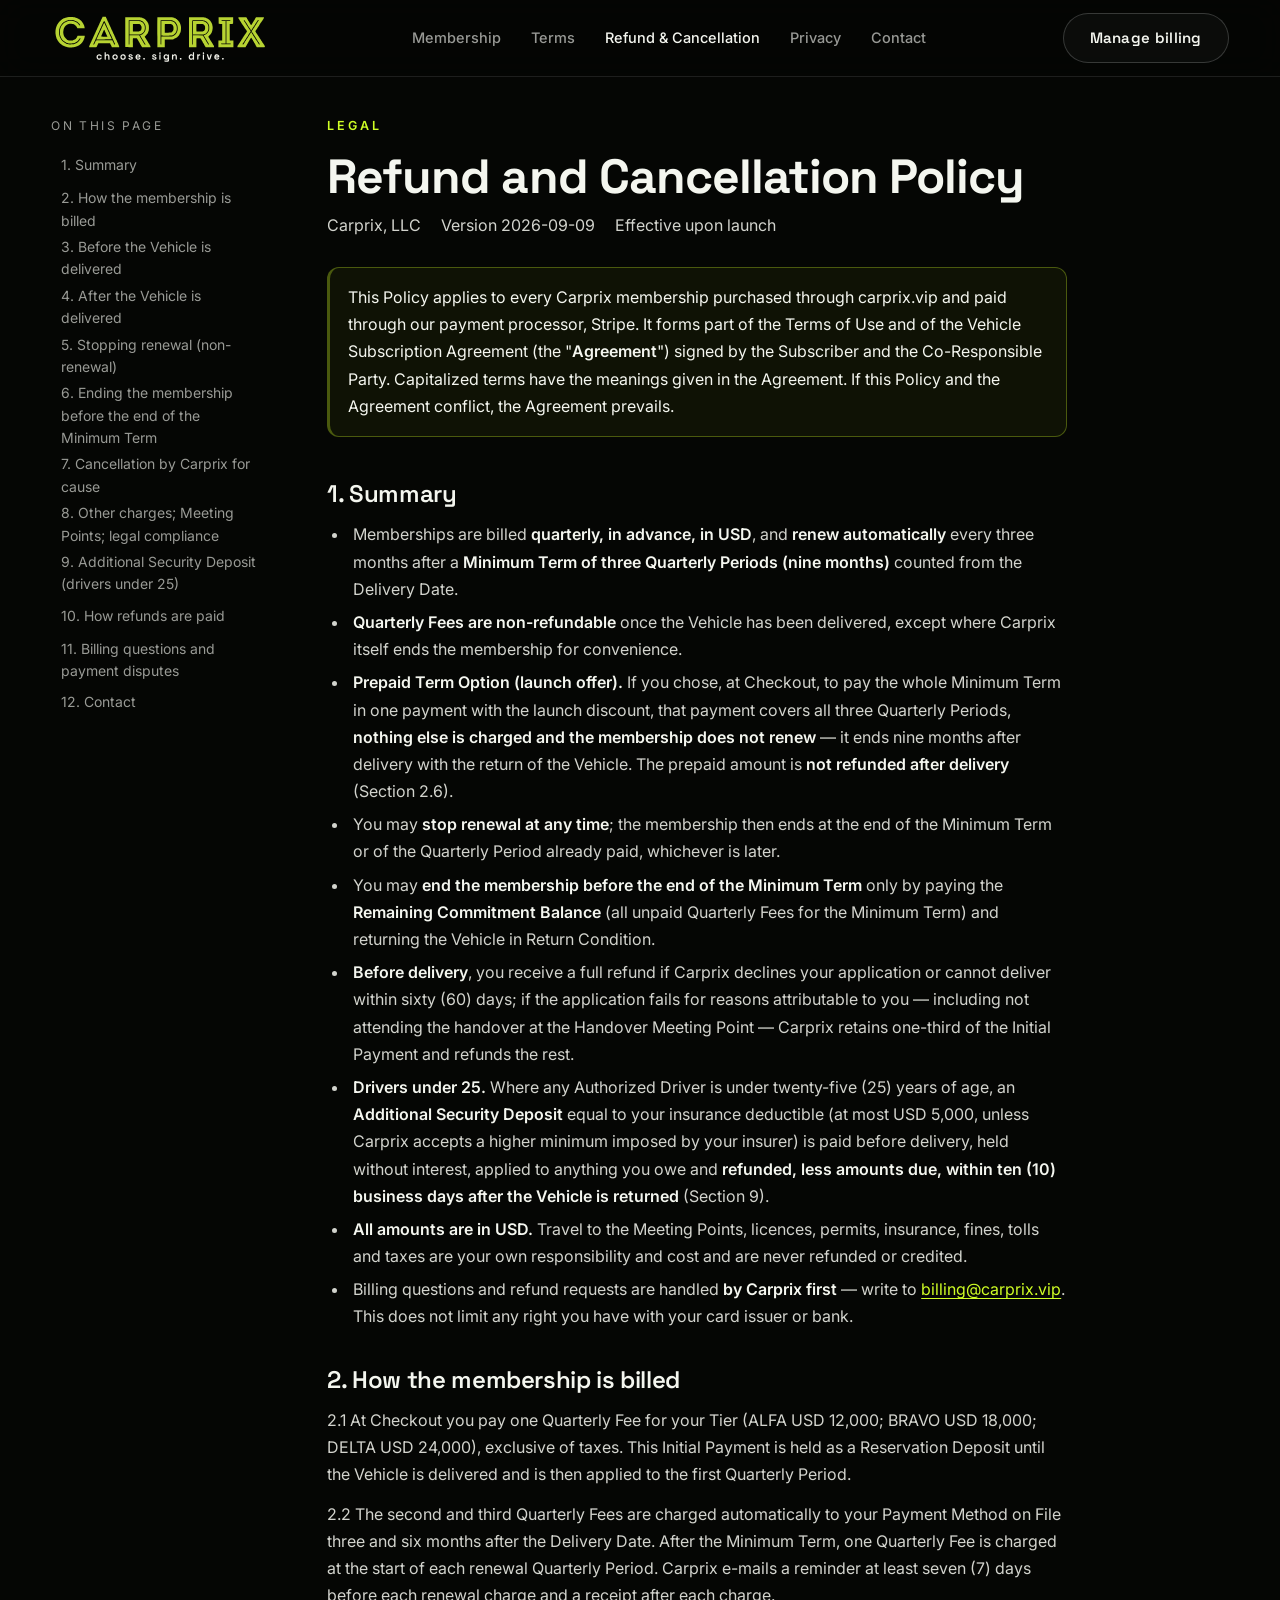
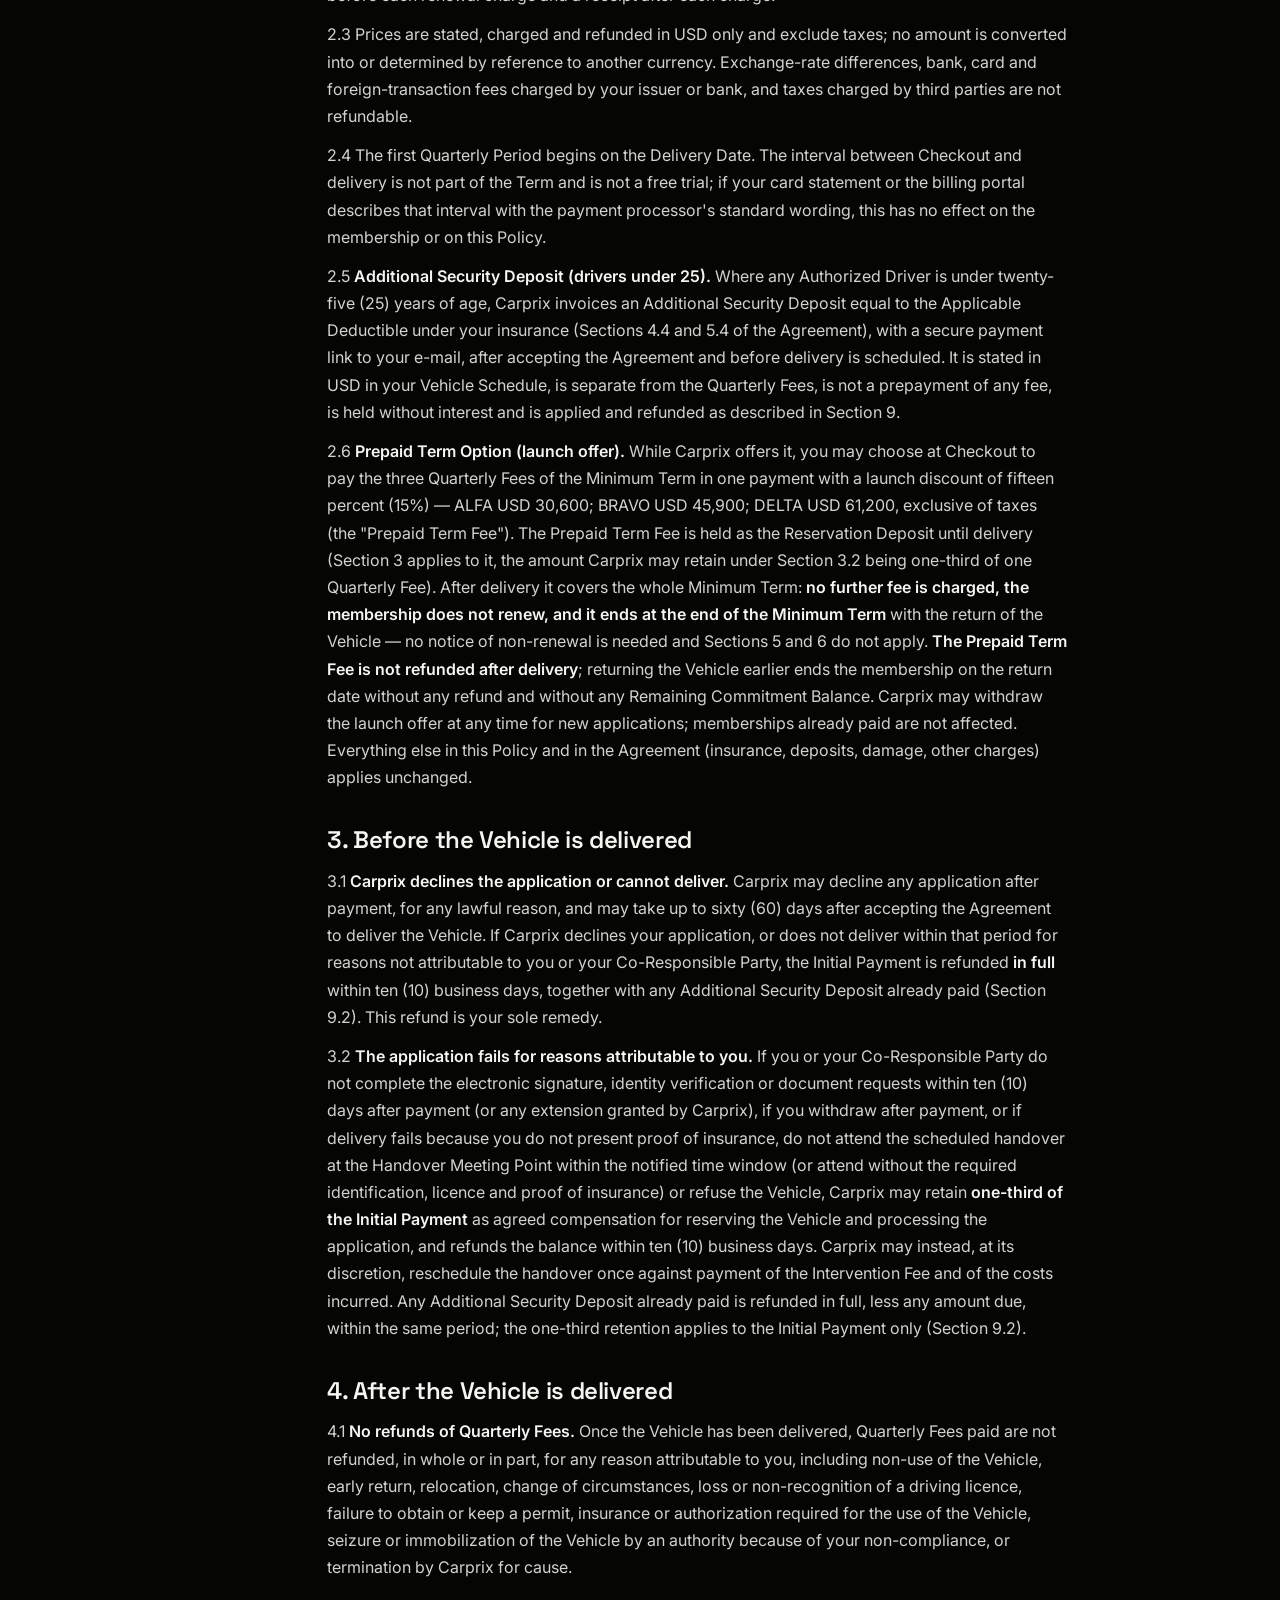
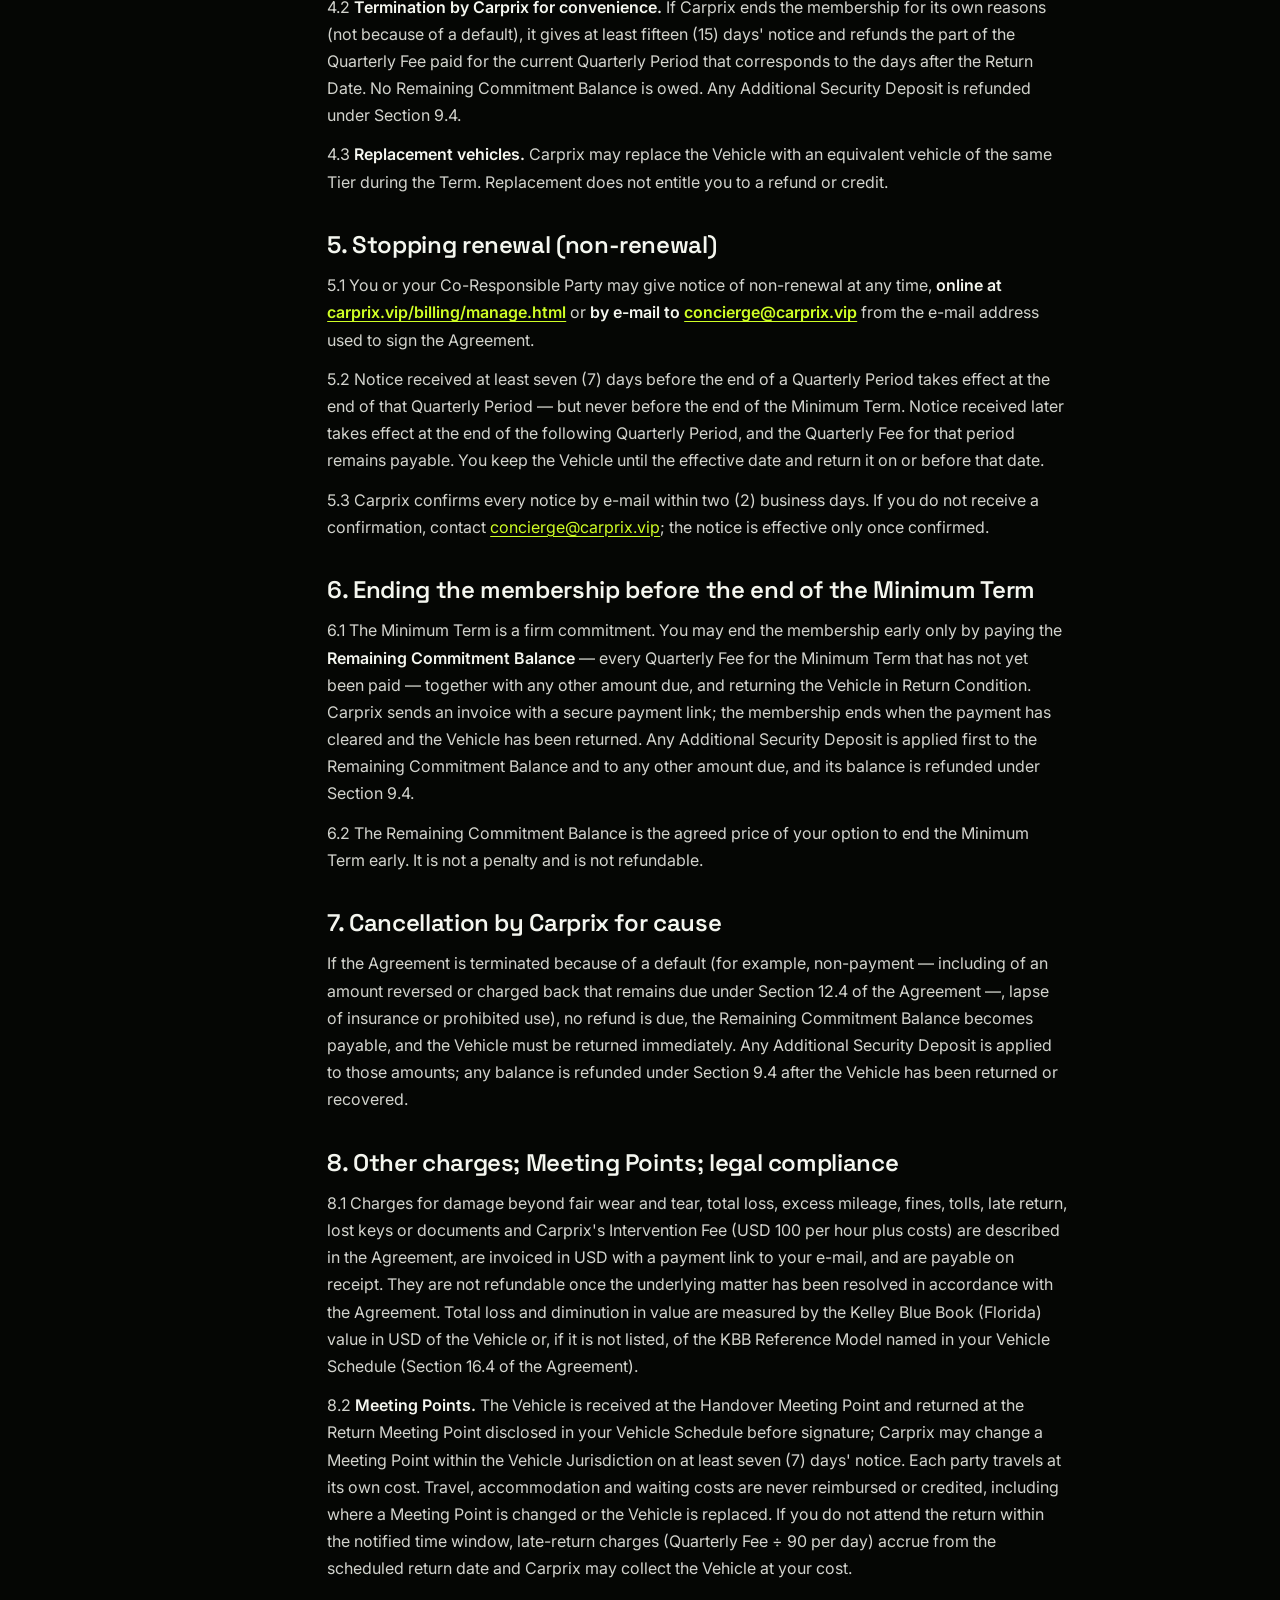
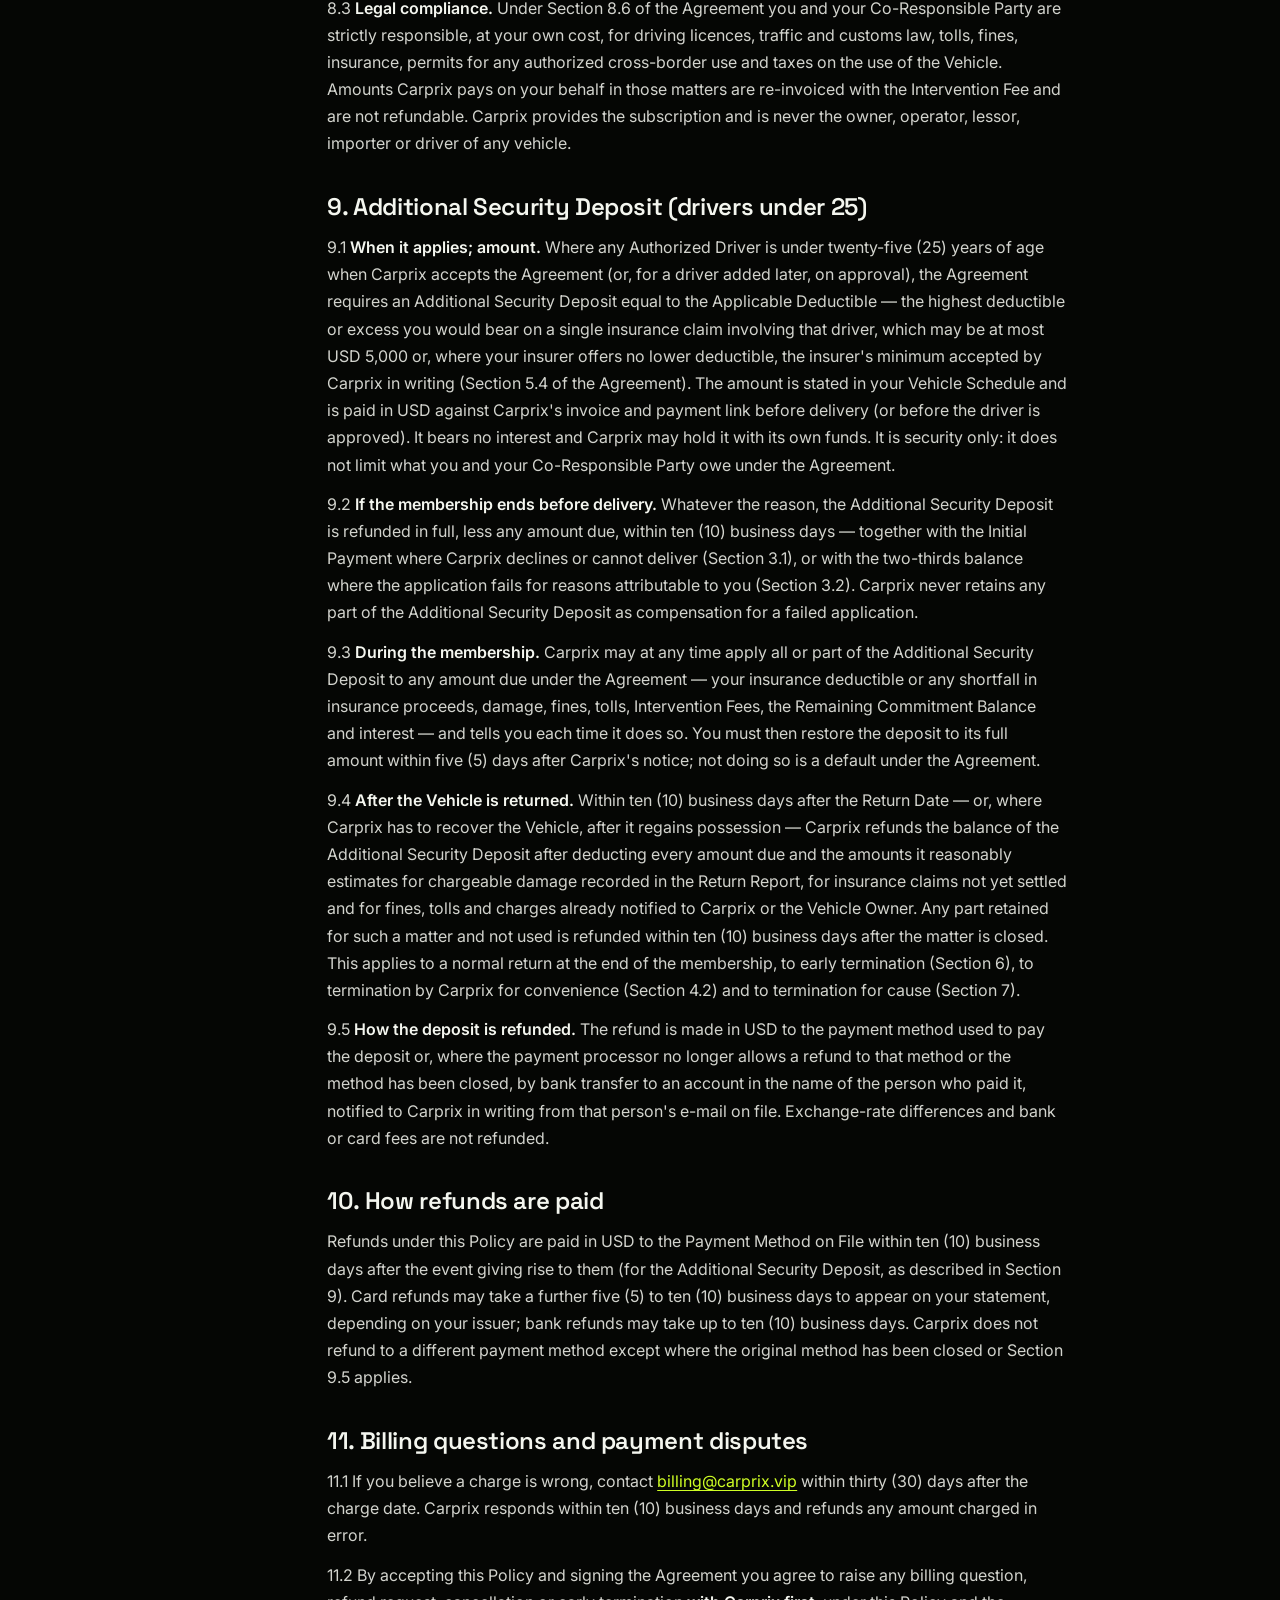
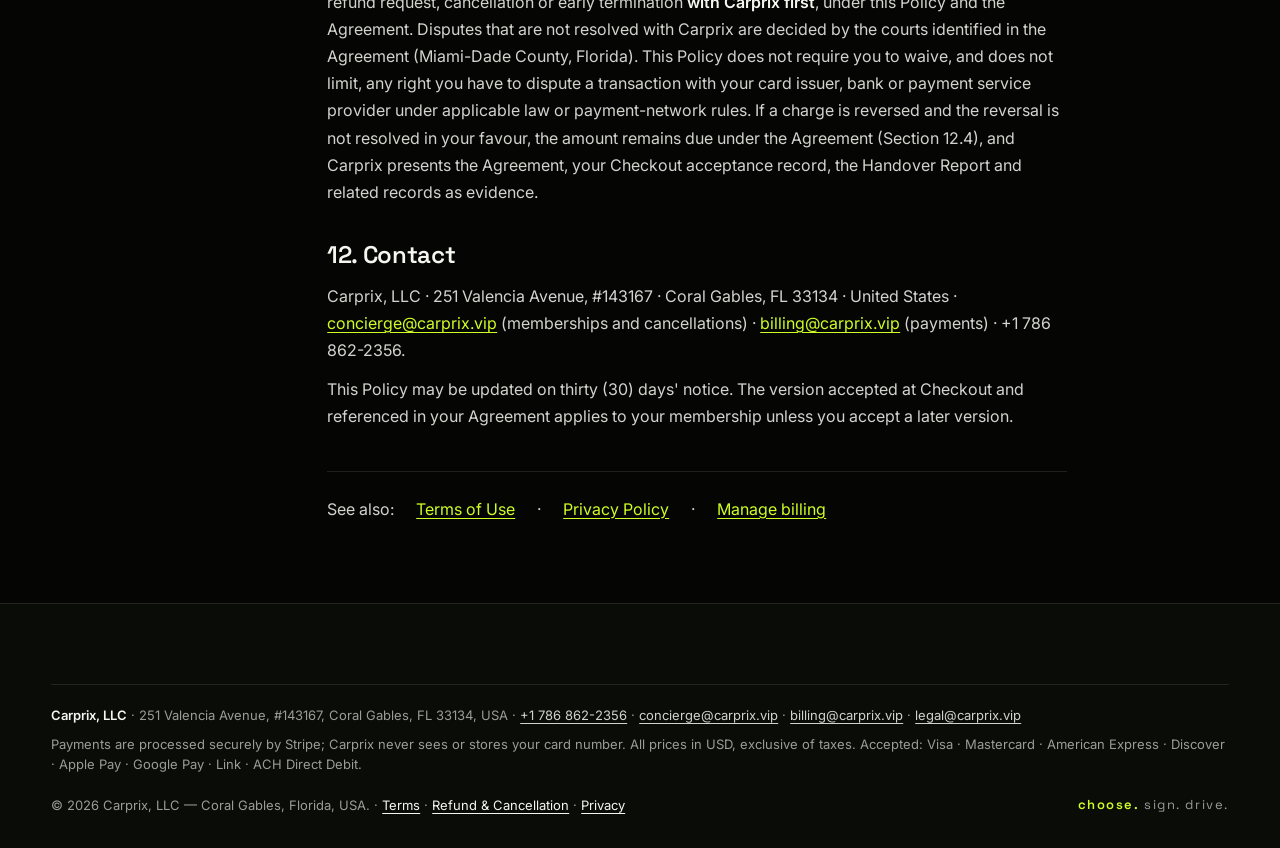
<file: refund-policy/index.html>
<!DOCTYPE html>
<html lang="en">
<head>
<meta charset="UTF-8">
<meta name="viewport" content="width=device-width, initial-scale=1.0">
<title>Refund & Cancellation Policy — Carprix</title>
<meta name="description" content="Carprix Refund and Cancellation Policy: quarterly billing in USD, minimum term of three quarterly payments from delivery, non-renewal, ending early by settling the remaining balance, refunds before and after delivery, and the Additional Security Deposit for drivers under 25.">
<!-- noindex until counsel sign-off (D9) -->
<meta name="robots" content="noindex, follow">
<link rel="canonical" href="https://carprix.vip/refund-policy/">
<meta name="theme-color" content="#050604">
<link rel="icon" type="image/png" sizes="32x32" href="/assets/favicon-32.png">
<link rel="icon" type="image/png" sizes="64x64" href="/assets/favicon-64.png">
<link rel="apple-touch-icon" href="/assets/apple-touch-icon.png">
<link rel="preconnect" href="https://fonts.googleapis.com">
<link rel="preconnect" href="https://fonts.gstatic.com" crossorigin>
<link href="https://fonts.googleapis.com/css2?family=Space+Grotesk:wght@500;600;700&family=Inter:wght@400;500;600&display=swap" rel="stylesheet">
<link rel="stylesheet" href="/css/carprix.css?v=8">
</head>
<body>
<a class="skip-link" href="#main">Skip to content</a>

<header class="header header--solid">
  <div class="container nav">
    <a class="brand" href="/" aria-label="Carprix — home">
      <picture>
        <!-- Vector wordmark (2026-09-03): the mark as designed on ≥ 2 dppx screens; on 1× screens the same drawing with the inline
             widened 3 → 5 px and the tagline +1 px so the detail survives at 44–48 px (design/brand/logo/). Same viewBox. -->
        <source srcset="/assets/logo-wordmark.svg?v=7" type="image/svg+xml" media="(-webkit-min-device-pixel-ratio: 2), (min-resolution: 2dppx)">
        <img src="/assets/logo-wordmark-1x.svg?v=7" alt="CARPRIX — choose. sign. drive." width="1756" height="376">
      </picture>
    </a>
    <nav class="nav-links" id="navLinks" aria-label="Main navigation">
      <a href="/#membership">Membership</a>
      <a href="/terms/">Terms</a>
      <a href="/refund-policy/" aria-current="page">Refund &amp; Cancellation</a>
      <a href="/privacy/">Privacy</a>
      <a href="/#contact">Contact</a>
    </nav>
    <a class="btn btn-ghost" href="/billing/manage.html">Manage billing</a>
    <button class="menu-toggle" type="button" id="menuToggle" aria-label="Open menu" aria-expanded="false" aria-controls="navLinks">
      <svg class="ico-open" viewBox="0 0 24 24" fill="none" stroke="currentColor" stroke-width="2" stroke-linecap="round" aria-hidden="true"><path d="M4 7h16M4 12h16M4 17h16"/></svg>
      <svg class="ico-close" viewBox="0 0 24 24" fill="none" stroke="currentColor" stroke-width="2" stroke-linecap="round" aria-hidden="true"><path d="M6 6l12 12M18 6L6 18"/></svg>
    </button>
  </div>
</header>

<main id="main" class="legal">
  <div class="container legal__grid">

    <nav class="legal__toc" aria-label="On this page">
      <div class="t">On this page</div>
      <ol>
        <li><a href="#summary">1. Summary</a></li>
        <li><a href="#billing">2. How the membership is billed</a></li>
        <li><a href="#before-delivery">3. Before the Vehicle is delivered</a></li>
        <li><a href="#after-delivery">4. After the Vehicle is delivered</a></li>
        <li><a href="#non-renewal">5. Stopping renewal (non-renewal)</a></li>
        <li><a href="#early-termination">6. Ending the membership before the end of the Minimum Term</a></li>
        <li><a href="#for-cause">7. Cancellation by Carprix for cause</a></li>
        <li><a href="#other-charges">8. Other charges; Meeting Points; legal compliance</a></li>
        <li><a href="#security-deposit">9. Additional Security Deposit (drivers under 25)</a></li>
        <li><a href="#refunds">10. How refunds are paid</a></li>
        <li><a href="#disputes">11. Billing questions and payment disputes</a></li>
        <li><a href="#contact">12. Contact</a></li>
      </ol>
    </nav>

    <article class="legal__body">
      <div class="kicker">Legal</div>
      <h1>Refund and Cancellation Policy</h1>
      <p class="legal__meta"><span>Carprix, LLC</span><span>Version <time datetime="2026-09-09">2026-09-09</time></span><span>Effective upon launch</span></p>

      <div class="legal__intro"><p>This Policy applies to every Carprix membership purchased through carprix.vip and paid through our payment processor, Stripe. It forms part of the Terms of Use and of the Vehicle Subscription Agreement (the "<strong>Agreement</strong>") signed by the Subscriber and the Co-Responsible Party. Capitalized terms have the meanings given in the Agreement. If this Policy and the Agreement conflict, the Agreement prevails.</p></div>
      <section id="summary" aria-labelledby="h-summary">
        <h2 id="h-summary">1. Summary</h2>
        <ul class="legal__summary">
          <li>Memberships are billed <strong>quarterly, in advance, in USD</strong>, and <strong>renew automatically</strong> every three months after a <strong>Minimum Term of three Quarterly Periods (nine months)</strong> counted from the Delivery Date.</li>
          <li><strong>Quarterly Fees are non-refundable</strong> once the Vehicle has been delivered, except where Carprix itself ends the membership for convenience.</li>
          <li><strong>Prepaid Term Option (launch offer).</strong> If you chose, at Checkout, to pay the whole Minimum Term in one payment with the launch discount, that payment covers all three Quarterly Periods, <strong>nothing else is charged and the membership does not renew</strong> — it ends nine months after delivery with the return of the Vehicle. The prepaid amount is <strong>not refunded after delivery</strong> (Section 2.6).</li>
          <li>You may <strong>stop renewal at any time</strong>; the membership then ends at the end of the Minimum Term or of the Quarterly Period already paid, whichever is later.</li>
          <li>You may <strong>end the membership before the end of the Minimum Term</strong> only by paying the <strong>Remaining Commitment Balance</strong> (all unpaid Quarterly Fees for the Minimum Term) and returning the Vehicle in Return Condition.</li>
          <li><strong>Before delivery</strong>, you receive a full refund if Carprix declines your application or cannot deliver within sixty (60) days; if the application fails for reasons attributable to you — including not attending the handover at the Handover Meeting Point — Carprix retains one-third of the Initial Payment and refunds the rest.</li>
          <li><strong>Drivers under 25.</strong> Where any Authorized Driver is under twenty-five (25) years of age, an <strong>Additional Security Deposit</strong> equal to your insurance deductible (at most USD 5,000, unless Carprix accepts a higher minimum imposed by your insurer) is paid before delivery, held without interest, applied to anything you owe and <strong>refunded, less amounts due, within ten (10) business days after the Vehicle is returned</strong> (Section 9).</li>
          <li><strong>All amounts are in USD.</strong> Travel to the Meeting Points, licences, permits, insurance, fines, tolls and taxes are your own responsibility and cost and are never refunded or credited.</li>
          <li>Billing questions and refund requests are handled <strong>by Carprix first</strong> — write to <a href="mailto:billing@carprix.vip">billing@carprix.vip</a>. This does not limit any right you have with your card issuer or bank.</li>
        </ul>
      </section>
      <section id="billing" aria-labelledby="h-billing">
        <h2 id="h-billing">2. How the membership is billed</h2>
        <p>2.1 At Checkout you pay one Quarterly Fee for your Tier (ALFA USD 12,000; BRAVO USD 18,000; DELTA USD 24,000), exclusive of taxes. This Initial Payment is held as a Reservation Deposit until the Vehicle is delivered and is then applied to the first Quarterly Period.</p>
        <p>2.2 The second and third Quarterly Fees are charged automatically to your Payment Method on File three and six months after the Delivery Date. After the Minimum Term, one Quarterly Fee is charged at the start of each renewal Quarterly Period. Carprix e-mails a reminder at least seven (7) days before each renewal charge and a receipt after each charge.</p>
        <p>2.3 Prices are stated, charged and refunded in USD only and exclude taxes; no amount is converted into or determined by reference to another currency. Exchange-rate differences, bank, card and foreign-transaction fees charged by your issuer or bank, and taxes charged by third parties are not refundable.</p>
        <p>2.4 The first Quarterly Period begins on the Delivery Date. The interval between Checkout and delivery is not part of the Term and is not a free trial; if your card statement or the billing portal describes that interval with the payment processor's standard wording, this has no effect on the membership or on this Policy.</p>
        <p>2.5 <strong>Additional Security Deposit (drivers under 25).</strong> Where any Authorized Driver is under twenty-five (25) years of age, Carprix invoices an Additional Security Deposit equal to the Applicable Deductible under your insurance (Sections 4.4 and 5.4 of the Agreement), with a secure payment link to your e-mail, after accepting the Agreement and before delivery is scheduled. It is stated in USD in your Vehicle Schedule, is separate from the Quarterly Fees, is not a prepayment of any fee, is held without interest and is applied and refunded as described in Section 9.</p>
        <p>2.6 <strong>Prepaid Term Option (launch offer).</strong> While Carprix offers it, you may choose at Checkout to pay the three Quarterly Fees of the Minimum Term in one payment with a launch discount of fifteen percent (15%) — ALFA USD 30,600; BRAVO USD 45,900; DELTA USD 61,200, exclusive of taxes (the "Prepaid Term Fee"). The Prepaid Term Fee is held as the Reservation Deposit until delivery (Section 3 applies to it, the amount Carprix may retain under Section 3.2 being one-third of one Quarterly Fee). After delivery it covers the whole Minimum Term: <strong>no further fee is charged, the membership does not renew, and it ends at the end of the Minimum Term</strong> with the return of the Vehicle — no notice of non-renewal is needed and Sections 5 and 6 do not apply. <strong>The Prepaid Term Fee is not refunded after delivery</strong>; returning the Vehicle earlier ends the membership on the return date without any refund and without any Remaining Commitment Balance. Carprix may withdraw the launch offer at any time for new applications; memberships already paid are not affected. Everything else in this Policy and in the Agreement (insurance, deposits, damage, other charges) applies unchanged.</p>
      </section>
      <section id="before-delivery" aria-labelledby="h-before-delivery">
        <h2 id="h-before-delivery">3. Before the Vehicle is delivered</h2>
        <p>3.1 <strong>Carprix declines the application or cannot deliver.</strong> Carprix may decline any application after payment, for any lawful reason, and may take up to sixty (60) days after accepting the Agreement to deliver the Vehicle. If Carprix declines your application, or does not deliver within that period for reasons not attributable to you or your Co-Responsible Party, the Initial Payment is refunded <strong>in full</strong> within ten (10) business days, together with any Additional Security Deposit already paid (Section 9.2). This refund is your sole remedy.</p>
        <p>3.2 <strong>The application fails for reasons attributable to you.</strong> If you or your Co-Responsible Party do not complete the electronic signature, identity verification or document requests within ten (10) days after payment (or any extension granted by Carprix), if you withdraw after payment, or if delivery fails because you do not present proof of insurance, do not attend the scheduled handover at the Handover Meeting Point within the notified time window (or attend without the required identification, licence and proof of insurance) or refuse the Vehicle, Carprix may retain <strong>one-third of the Initial Payment</strong> as agreed compensation for reserving the Vehicle and processing the application, and refunds the balance within ten (10) business days. Carprix may instead, at its discretion, reschedule the handover once against payment of the Intervention Fee and of the costs incurred. Any Additional Security Deposit already paid is refunded in full, less any amount due, within the same period; the one-third retention applies to the Initial Payment only (Section 9.2).</p>
      </section>
      <section id="after-delivery" aria-labelledby="h-after-delivery">
        <h2 id="h-after-delivery">4. After the Vehicle is delivered</h2>
        <p>4.1 <strong>No refunds of Quarterly Fees.</strong> Once the Vehicle has been delivered, Quarterly Fees paid are not refunded, in whole or in part, for any reason attributable to you, including non-use of the Vehicle, early return, relocation, change of circumstances, loss or non-recognition of a driving licence, failure to obtain or keep a permit, insurance or authorization required for the use of the Vehicle, seizure or immobilization of the Vehicle by an authority because of your non-compliance, or termination by Carprix for cause.</p>
        <p>4.2 <strong>Termination by Carprix for convenience.</strong> If Carprix ends the membership for its own reasons (not because of a default), it gives at least fifteen (15) days' notice and refunds the part of the Quarterly Fee paid for the current Quarterly Period that corresponds to the days after the Return Date. No Remaining Commitment Balance is owed. Any Additional Security Deposit is refunded under Section 9.4.</p>
        <p>4.3 <strong>Replacement vehicles.</strong> Carprix may replace the Vehicle with an equivalent vehicle of the same Tier during the Term. Replacement does not entitle you to a refund or credit.</p>
      </section>
      <section id="non-renewal" aria-labelledby="h-non-renewal">
        <h2 id="h-non-renewal">5. Stopping renewal (non-renewal)</h2>
        <p>5.1 You or your Co-Responsible Party may give notice of non-renewal at any time, <strong>online at <a href="/billing/manage.html">carprix.vip/billing/manage.html</a></strong> or <strong>by e-mail to <a href="mailto:concierge@carprix.vip">concierge@carprix.vip</a></strong> from the e-mail address used to sign the Agreement.</p>
        <p>5.2 Notice received at least seven (7) days before the end of a Quarterly Period takes effect at the end of that Quarterly Period — but never before the end of the Minimum Term. Notice received later takes effect at the end of the following Quarterly Period, and the Quarterly Fee for that period remains payable. You keep the Vehicle until the effective date and return it on or before that date.</p>
        <p>5.3 Carprix confirms every notice by e-mail within two (2) business days. If you do not receive a confirmation, contact <a href="mailto:concierge@carprix.vip">concierge@carprix.vip</a>; the notice is effective only once confirmed.</p>
      </section>
      <section id="early-termination" aria-labelledby="h-early-termination">
        <h2 id="h-early-termination">6. Ending the membership before the end of the Minimum Term</h2>
        <p>6.1 The Minimum Term is a firm commitment. You may end the membership early only by paying the <strong>Remaining Commitment Balance</strong> — every Quarterly Fee for the Minimum Term that has not yet been paid — together with any other amount due, and returning the Vehicle in Return Condition. Carprix sends an invoice with a secure payment link; the membership ends when the payment has cleared and the Vehicle has been returned. Any Additional Security Deposit is applied first to the Remaining Commitment Balance and to any other amount due, and its balance is refunded under Section 9.4.</p>
        <p>6.2 The Remaining Commitment Balance is the agreed price of your option to end the Minimum Term early. It is not a penalty and is not refundable.</p>
      </section>
      <section id="for-cause" aria-labelledby="h-for-cause">
        <h2 id="h-for-cause">7. Cancellation by Carprix for cause</h2>
        <p>If the Agreement is terminated because of a default (for example, non-payment — including of an amount reversed or charged back that remains due under Section 12.4 of the Agreement —, lapse of insurance or prohibited use), no refund is due, the Remaining Commitment Balance becomes payable, and the Vehicle must be returned immediately. Any Additional Security Deposit is applied to those amounts; any balance is refunded under Section 9.4 after the Vehicle has been returned or recovered.</p>
      </section>
      <section id="other-charges" aria-labelledby="h-other-charges">
        <h2 id="h-other-charges">8. Other charges; Meeting Points; legal compliance</h2>
        <p>8.1 Charges for damage beyond fair wear and tear, total loss, excess mileage, fines, tolls, late return, lost keys or documents and Carprix's Intervention Fee (USD 100 per hour plus costs) are described in the Agreement, are invoiced in USD with a payment link to your e-mail, and are payable on receipt. They are not refundable once the underlying matter has been resolved in accordance with the Agreement. Total loss and diminution in value are measured by the Kelley Blue Book (Florida) value in USD of the Vehicle or, if it is not listed, of the KBB Reference Model named in your Vehicle Schedule (Section 16.4 of the Agreement).</p>
        <p>8.2 <strong>Meeting Points.</strong> The Vehicle is received at the Handover Meeting Point and returned at the Return Meeting Point disclosed in your Vehicle Schedule before signature; Carprix may change a Meeting Point within the Vehicle Jurisdiction on at least seven (7) days' notice. Each party travels at its own cost. Travel, accommodation and waiting costs are never reimbursed or credited, including where a Meeting Point is changed or the Vehicle is replaced. If you do not attend the return within the notified time window, late-return charges (Quarterly Fee ÷ 90 per day) accrue from the scheduled return date and Carprix may collect the Vehicle at your cost.</p>
        <p>8.3 <strong>Legal compliance.</strong> Under Section 8.6 of the Agreement you and your Co-Responsible Party are strictly responsible, at your own cost, for driving licences, traffic and customs law, tolls, fines, insurance, permits for any authorized cross-border use and taxes on the use of the Vehicle. Amounts Carprix pays on your behalf in those matters are re-invoiced with the Intervention Fee and are not refundable. Carprix provides the subscription and is never the owner, operator, lessor, importer or driver of any vehicle.</p>
      </section>
      <section id="security-deposit" aria-labelledby="h-security-deposit">
        <h2 id="h-security-deposit">9. Additional Security Deposit (drivers under 25)</h2>
        <p>9.1 <strong>When it applies; amount.</strong> Where any Authorized Driver is under twenty-five (25) years of age when Carprix accepts the Agreement (or, for a driver added later, on approval), the Agreement requires an Additional Security Deposit equal to the Applicable Deductible — the highest deductible or excess you would bear on a single insurance claim involving that driver, which may be at most USD 5,000 or, where your insurer offers no lower deductible, the insurer's minimum accepted by Carprix in writing (Section 5.4 of the Agreement). The amount is stated in your Vehicle Schedule and is paid in USD against Carprix's invoice and payment link before delivery (or before the driver is approved). It bears no interest and Carprix may hold it with its own funds. It is security only: it does not limit what you and your Co-Responsible Party owe under the Agreement.</p>
        <p>9.2 <strong>If the membership ends before delivery.</strong> Whatever the reason, the Additional Security Deposit is refunded in full, less any amount due, within ten (10) business days — together with the Initial Payment where Carprix declines or cannot deliver (Section 3.1), or with the two-thirds balance where the application fails for reasons attributable to you (Section 3.2). Carprix never retains any part of the Additional Security Deposit as compensation for a failed application.</p>
        <p>9.3 <strong>During the membership.</strong> Carprix may at any time apply all or part of the Additional Security Deposit to any amount due under the Agreement — your insurance deductible or any shortfall in insurance proceeds, damage, fines, tolls, Intervention Fees, the Remaining Commitment Balance and interest — and tells you each time it does so. You must then restore the deposit to its full amount within five (5) days after Carprix's notice; not doing so is a default under the Agreement.</p>
        <p>9.4 <strong>After the Vehicle is returned.</strong> Within ten (10) business days after the Return Date — or, where Carprix has to recover the Vehicle, after it regains possession — Carprix refunds the balance of the Additional Security Deposit after deducting every amount due and the amounts it reasonably estimates for chargeable damage recorded in the Return Report, for insurance claims not yet settled and for fines, tolls and charges already notified to Carprix or the Vehicle Owner. Any part retained for such a matter and not used is refunded within ten (10) business days after the matter is closed. This applies to a normal return at the end of the membership, to early termination (Section 6), to termination by Carprix for convenience (Section 4.2) and to termination for cause (Section 7).</p>
        <p>9.5 <strong>How the deposit is refunded.</strong> The refund is made in USD to the payment method used to pay the deposit or, where the payment processor no longer allows a refund to that method or the method has been closed, by bank transfer to an account in the name of the person who paid it, notified to Carprix in writing from that person's e-mail on file. Exchange-rate differences and bank or card fees are not refunded.</p>
      </section>
      <section id="refunds" aria-labelledby="h-refunds">
        <h2 id="h-refunds">10. How refunds are paid</h2>
        <p>Refunds under this Policy are paid in USD to the Payment Method on File within ten (10) business days after the event giving rise to them (for the Additional Security Deposit, as described in Section 9). Card refunds may take a further five (5) to ten (10) business days to appear on your statement, depending on your issuer; bank refunds may take up to ten (10) business days. Carprix does not refund to a different payment method except where the original method has been closed or Section 9.5 applies.</p>
      </section>
      <section id="disputes" aria-labelledby="h-disputes">
        <h2 id="h-disputes">11. Billing questions and payment disputes</h2>
        <p>11.1 If you believe a charge is wrong, contact <a href="mailto:billing@carprix.vip">billing@carprix.vip</a> within thirty (30) days after the charge date. Carprix responds within ten (10) business days and refunds any amount charged in error.</p>
        <p>11.2 By accepting this Policy and signing the Agreement you agree to raise any billing question, refund request, cancellation or early termination <strong>with Carprix first</strong>, under this Policy and the Agreement. Disputes that are not resolved with Carprix are decided by the courts identified in the Agreement (Miami-Dade County, Florida). This Policy does not require you to waive, and does not limit, any right you have to dispute a transaction with your card issuer, bank or payment service provider under applicable law or payment-network rules. If a charge is reversed and the reversal is not resolved in your favour, the amount remains due under the Agreement (Section 12.4), and Carprix presents the Agreement, your Checkout acceptance record, the Handover Report and related records as evidence.</p>
      </section>
      <section id="contact" aria-labelledby="h-contact">
        <h2 id="h-contact">12. Contact</h2>
        <p>Carprix, LLC · 251 Valencia Avenue, #143167 · Coral Gables, FL 33134 · United States · <a href="mailto:concierge@carprix.vip">concierge@carprix.vip</a> (memberships and cancellations) · <a href="mailto:billing@carprix.vip">billing@carprix.vip</a> (payments) · +1 786 862-2356.</p>
        <p>This Policy may be updated on thirty (30) days' notice. The version accepted at Checkout and referenced in your Agreement applies to your membership unless you accept a later version.</p>
      </section>

      <p class="legal__related">See also: <a href="/terms/">Terms of Use</a> · <a href="/privacy/">Privacy Policy</a> · <a href="/billing/manage.html">Manage billing</a></p>
    </article>
  </div>
</main>

<footer class="footer">
  <div class="container">
    <!-- D26/S5 (2026-09-09): company identification, contact and payment-security details (Stripe website checklist). -->
    <div class="foot-legal">
      <p><strong>Carprix, LLC</strong> · 251 Valencia Avenue, #143167, Coral Gables, FL 33134, USA · <a href="tel:+17868622356">+1 786 862-2356</a> · <a href="mailto:concierge@carprix.vip">concierge@carprix.vip</a> · <a href="mailto:billing@carprix.vip">billing@carprix.vip</a> · <a href="mailto:legal@carprix.vip">legal@carprix.vip</a></p>
      <p>Payments are processed securely by Stripe; Carprix never sees or stores your card number. All prices in USD, exclusive of taxes. Accepted: Visa · Mastercard · American Express · Discover · Apple Pay · Google Pay · Link · ACH Direct Debit.</p>
    </div>
    <div class="foot-bottom foot-bottom--solo">
      <span>© 2026 Carprix, LLC — Coral Gables, Florida, USA. · <a href="/terms/">Terms</a> · <a href="/refund-policy/">Refund &amp; Cancellation</a> · <a href="/privacy/">Privacy</a></span>
      <span class="tag"><b>choose.</b> sign. drive.</span>
    </div>
  </div>
</footer>

<script src="/js/site.js" defer></script>
</body>
</html>
</file>
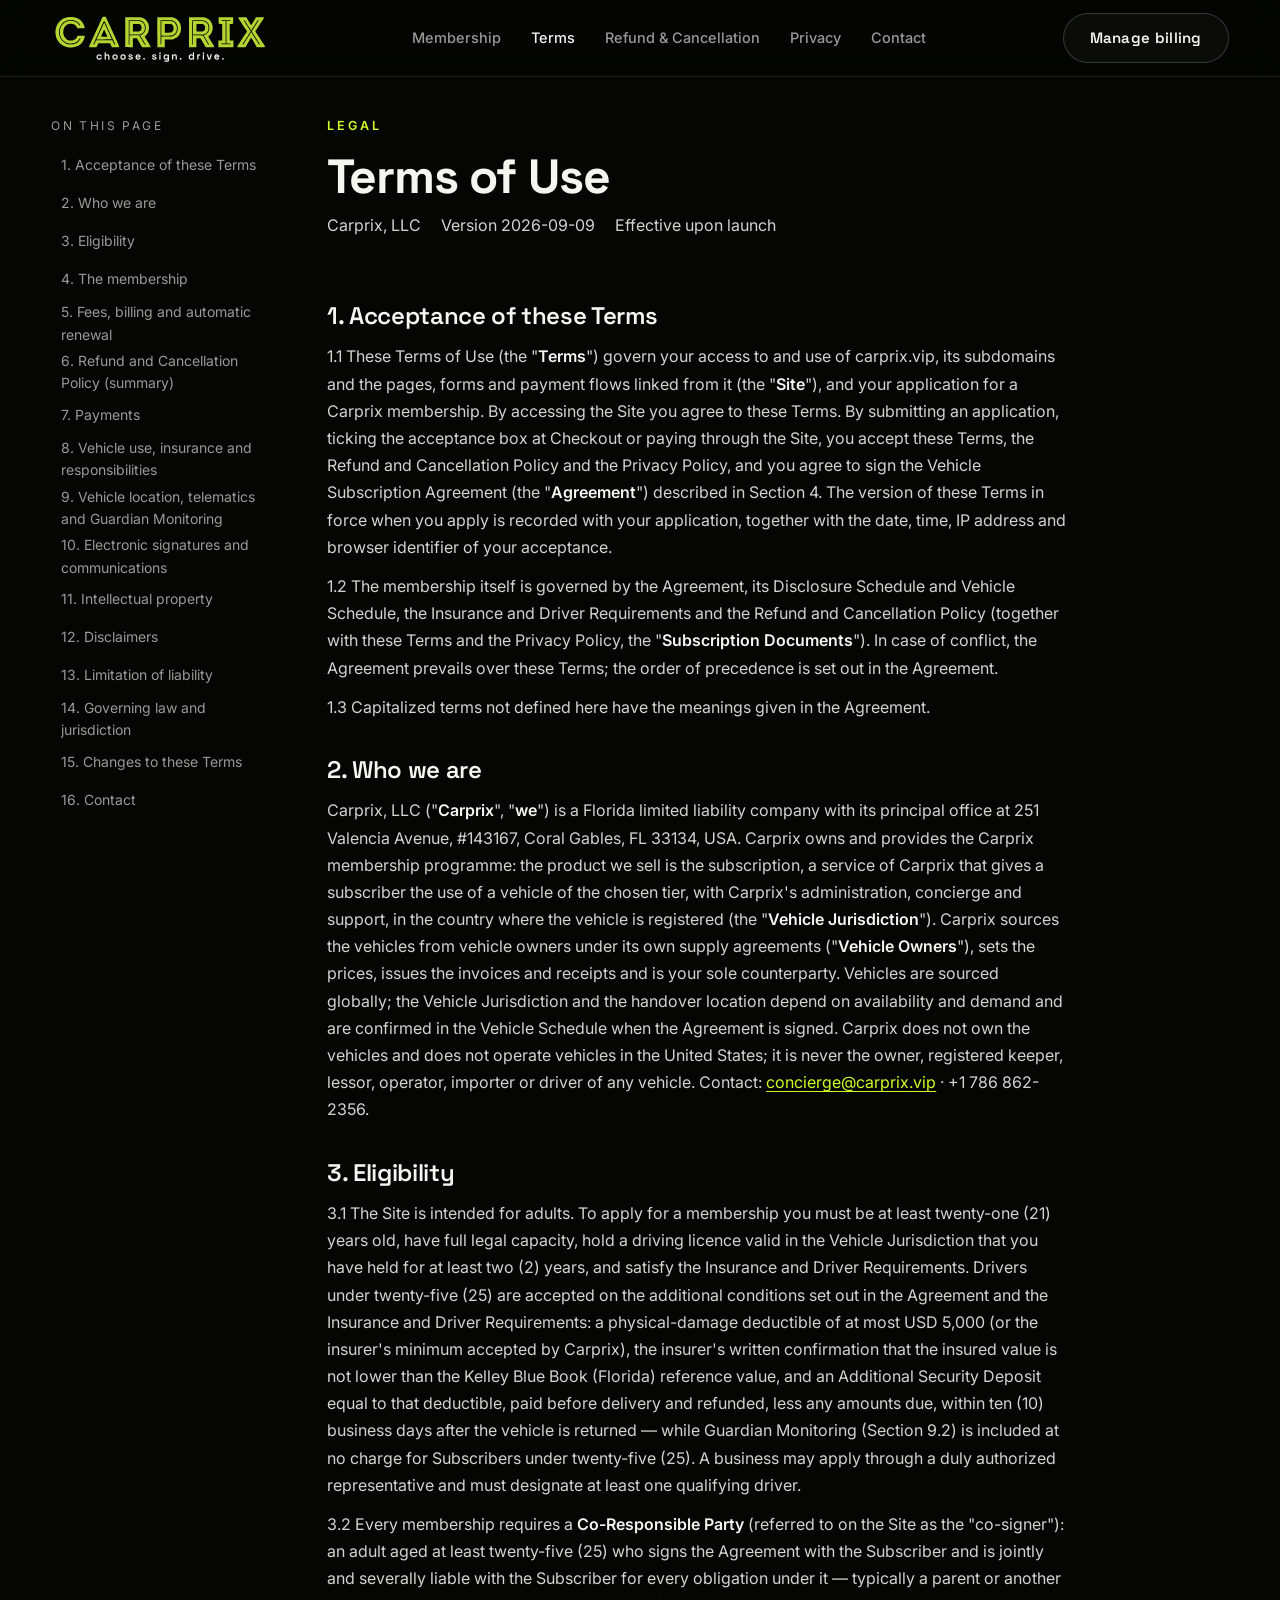
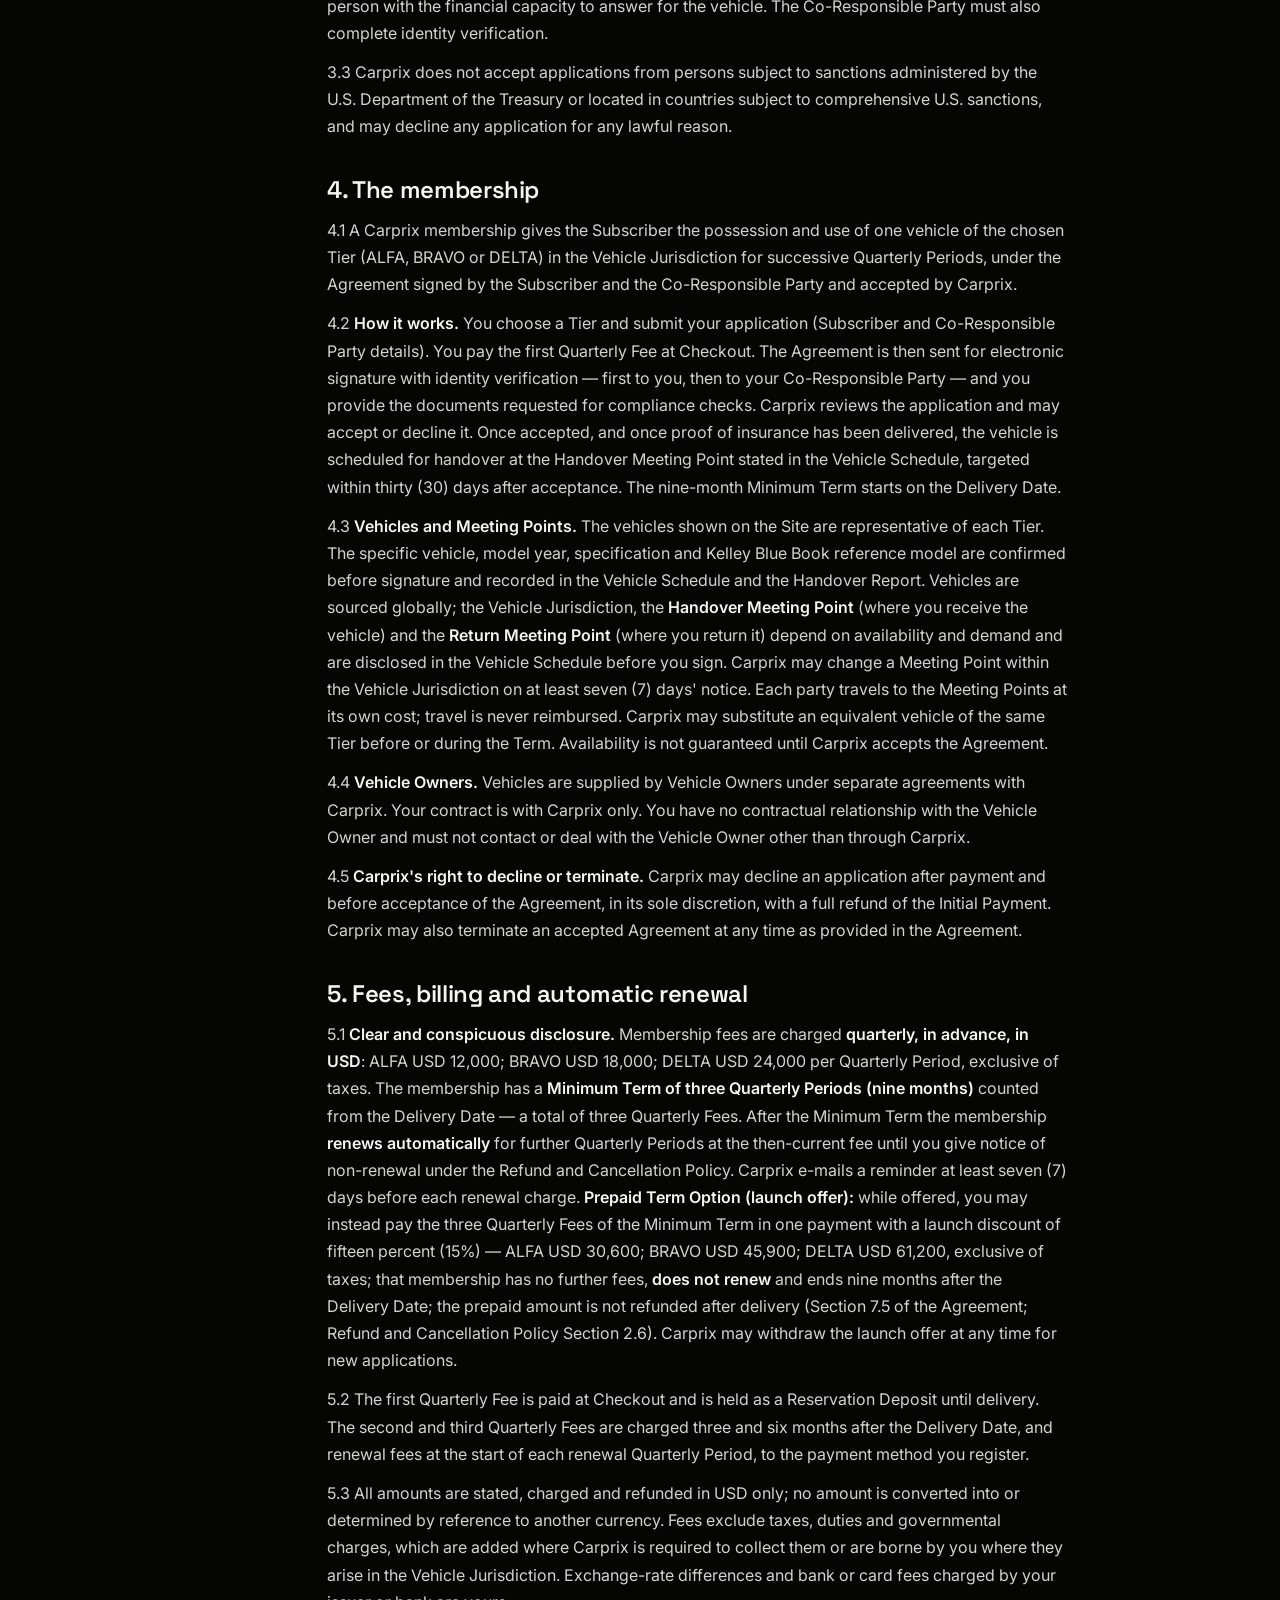
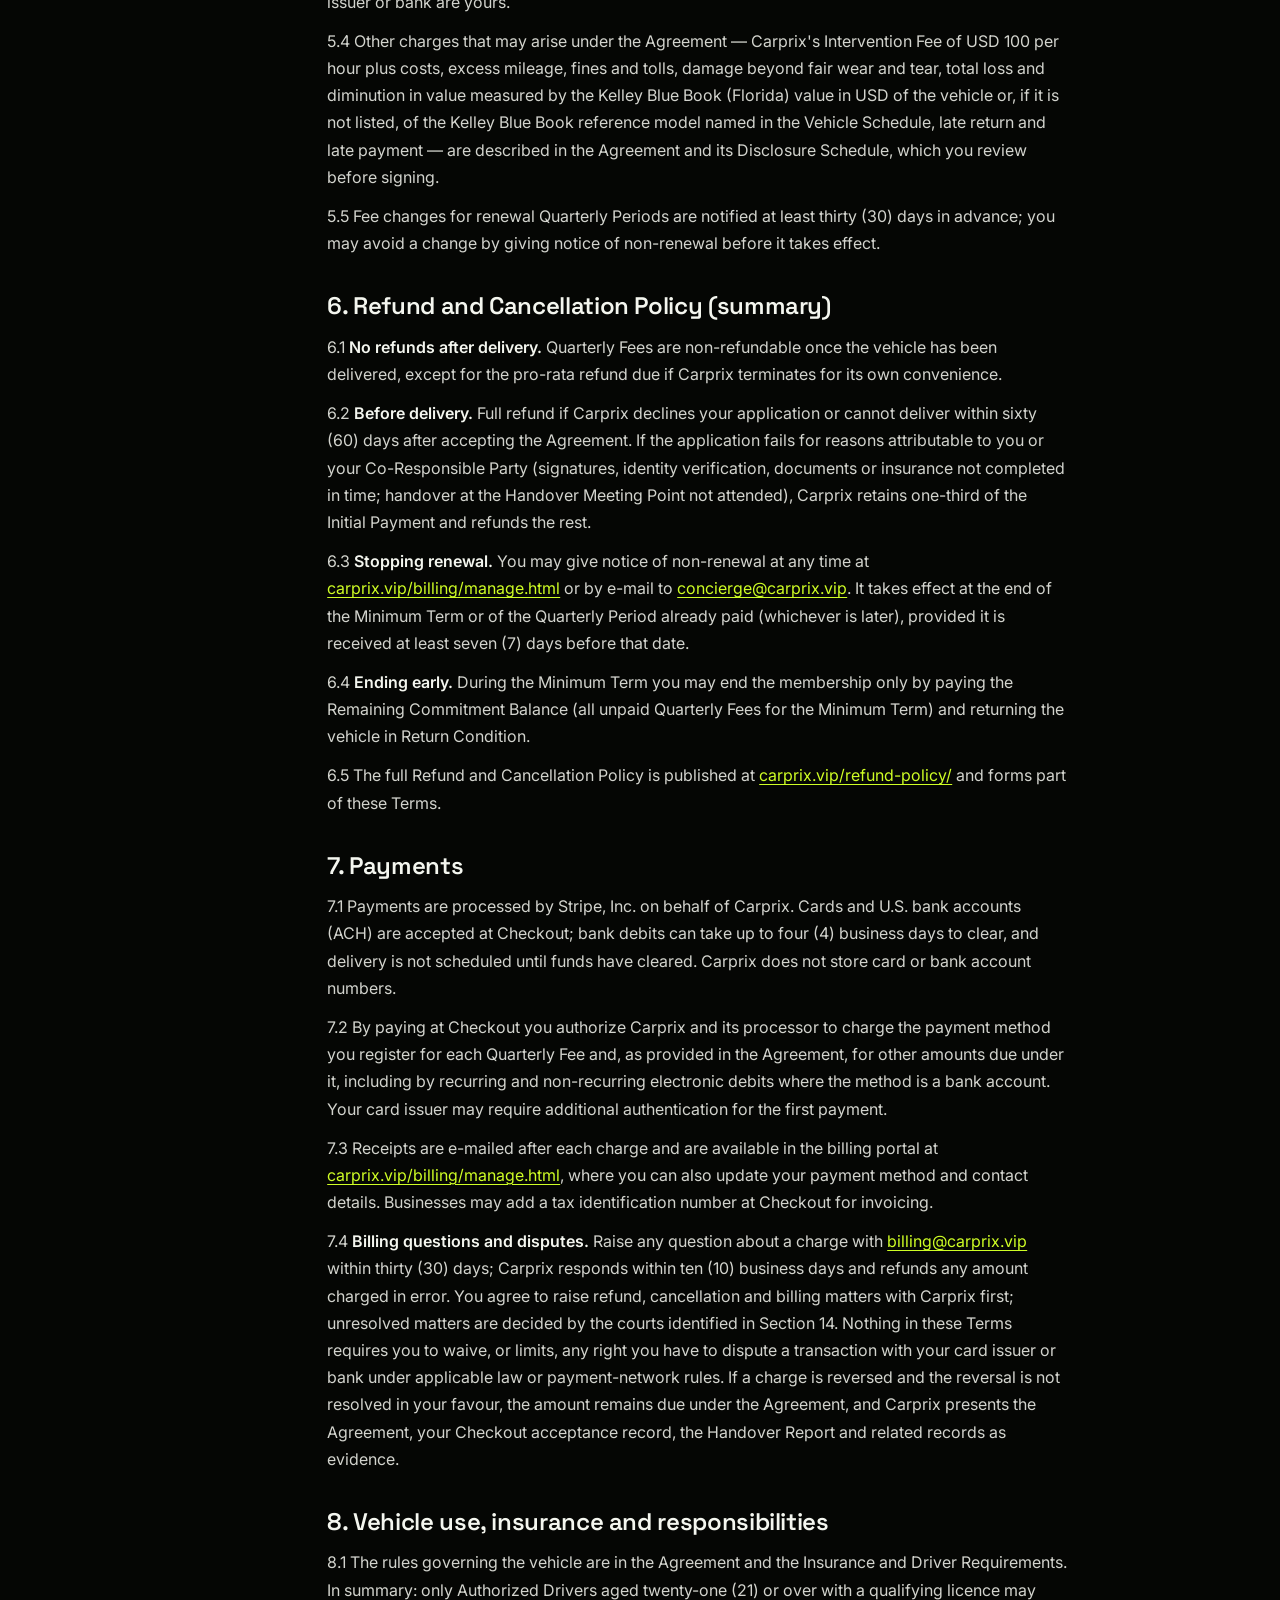
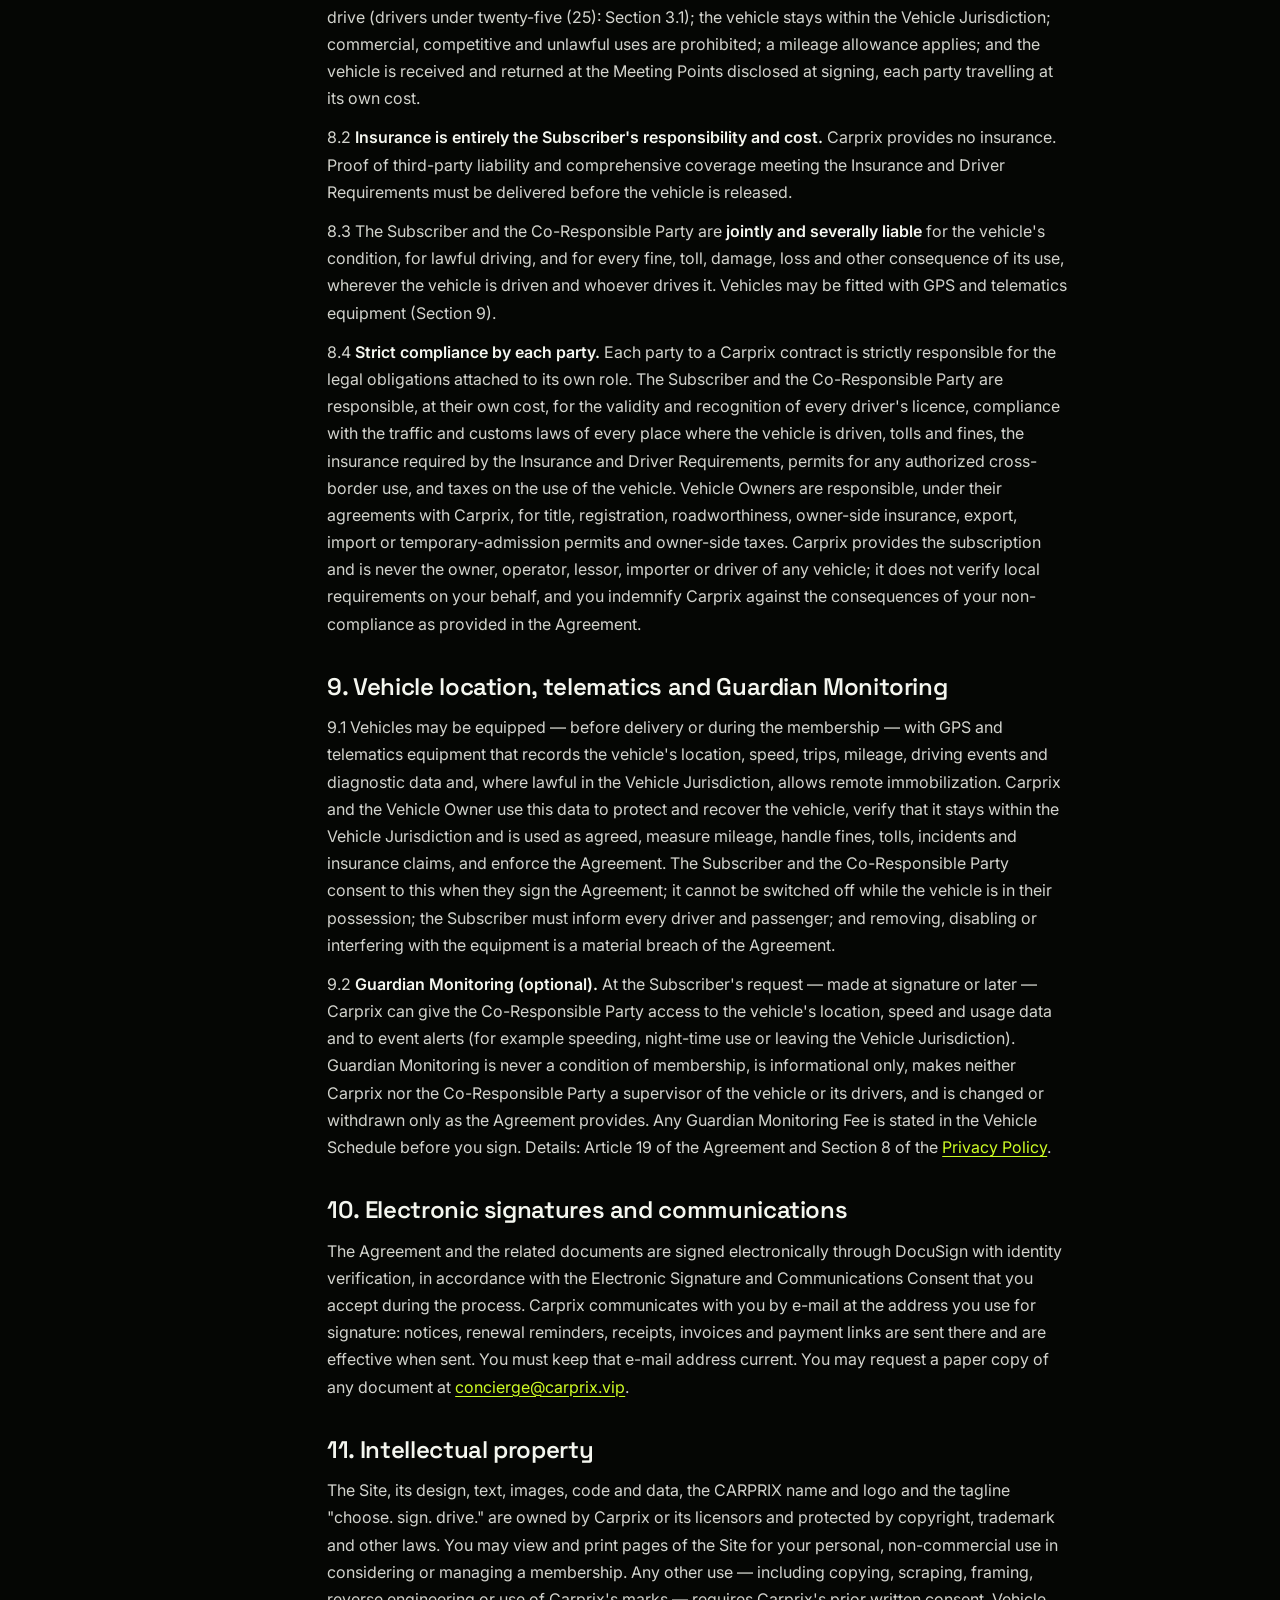
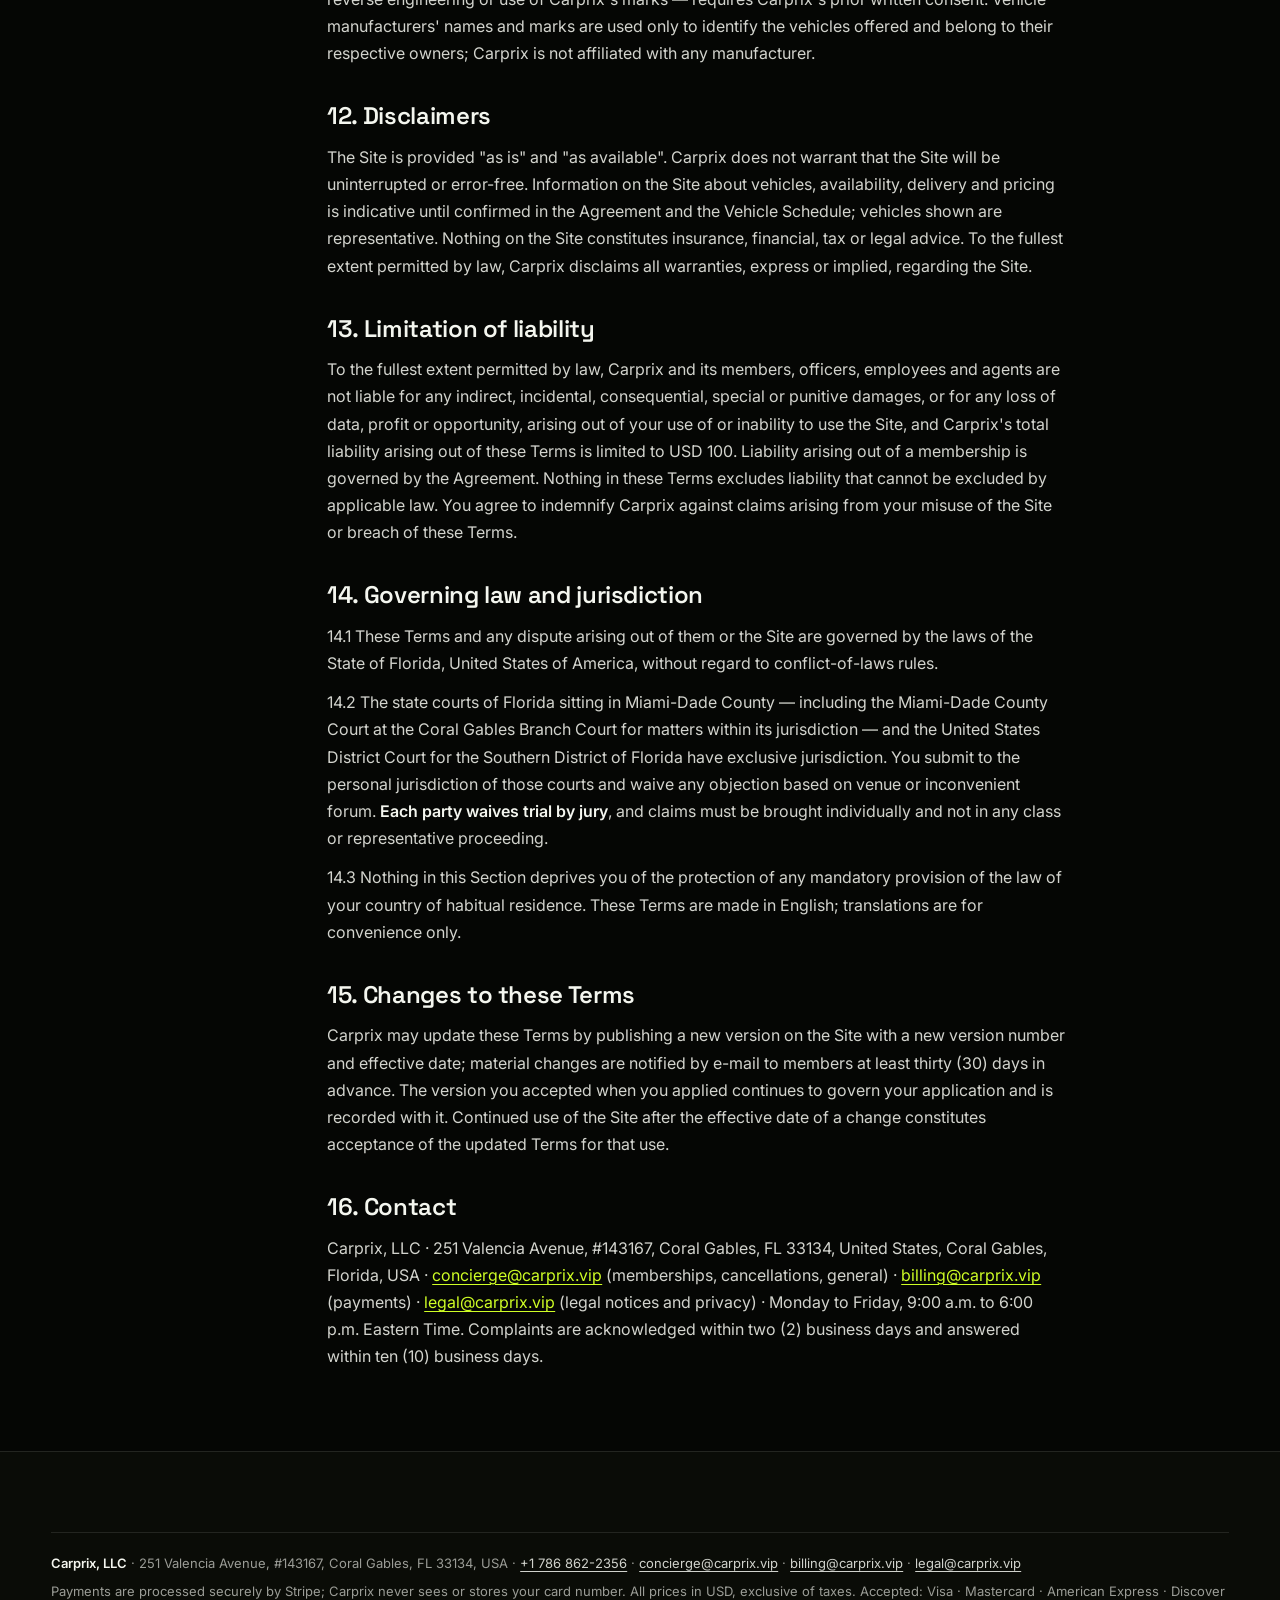
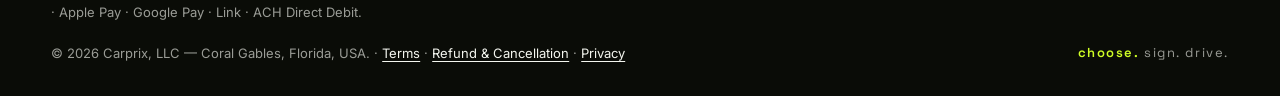
<file: terms/index.html>
<!DOCTYPE html>
<html lang="en">
<head>
<meta charset="UTF-8">
<meta name="viewport" content="width=device-width, initial-scale=1.0">
<title>Terms of Use — Carprix</title>
<meta name="description" content="Terms of Use for carprix.vip and Carprix, LLC memberships: eligibility, the membership, fees and automatic renewal, refunds and cancellation, payments, vehicle use and responsibilities.">
<!-- noindex until counsel sign-off (D9) -->
<meta name="robots" content="noindex, follow">
<link rel="canonical" href="https://carprix.vip/terms/">
<meta name="theme-color" content="#050604">
<link rel="icon" type="image/png" sizes="32x32" href="/assets/favicon-32.png">
<link rel="icon" type="image/png" sizes="64x64" href="/assets/favicon-64.png">
<link rel="apple-touch-icon" href="/assets/apple-touch-icon.png">
<link rel="preconnect" href="https://fonts.googleapis.com">
<link rel="preconnect" href="https://fonts.gstatic.com" crossorigin>
<link href="https://fonts.googleapis.com/css2?family=Space+Grotesk:wght@500;600;700&family=Inter:wght@400;500;600&display=swap" rel="stylesheet">
<link rel="stylesheet" href="/css/carprix.css?v=8">
</head>
<body>
<a class="skip-link" href="#main">Skip to content</a>

<header class="header header--solid">
  <div class="container nav">
    <a class="brand" href="/" aria-label="Carprix — home">
      <picture>
        <!-- Vector wordmark (2026-09-03): the mark as designed on ≥ 2 dppx screens; on 1× screens the same drawing with the inline
             widened 3 → 5 px and the tagline +1 px so the detail survives at 44–48 px (design/brand/logo/). Same viewBox. -->
        <source srcset="/assets/logo-wordmark.svg?v=7" type="image/svg+xml" media="(-webkit-min-device-pixel-ratio: 2), (min-resolution: 2dppx)">
        <img src="/assets/logo-wordmark-1x.svg?v=7" alt="CARPRIX — choose. sign. drive." width="1756" height="376">
      </picture>
    </a>
    <nav class="nav-links" id="navLinks" aria-label="Main navigation">
      <a href="/#membership">Membership</a>
      <a href="/terms/" aria-current="page">Terms</a>
      <a href="/refund-policy/">Refund &amp; Cancellation</a>
      <a href="/privacy/">Privacy</a>
      <a href="/#contact">Contact</a>
    </nav>
    <a class="btn btn-ghost" href="/billing/manage.html">Manage billing</a>
    <button class="menu-toggle" type="button" id="menuToggle" aria-label="Open menu" aria-expanded="false" aria-controls="navLinks">
      <svg class="ico-open" viewBox="0 0 24 24" fill="none" stroke="currentColor" stroke-width="2" stroke-linecap="round" aria-hidden="true"><path d="M4 7h16M4 12h16M4 17h16"/></svg>
      <svg class="ico-close" viewBox="0 0 24 24" fill="none" stroke="currentColor" stroke-width="2" stroke-linecap="round" aria-hidden="true"><path d="M6 6l12 12M18 6L6 18"/></svg>
    </button>
  </div>
</header>

<main id="main" class="legal">
  <div class="container legal__grid">

    <nav class="legal__toc" aria-label="On this page">
      <div class="t">On this page</div>
      <ol>
        <li><a href="#acceptance">1. Acceptance of these Terms</a></li>
        <li><a href="#who-we-are">2. Who we are</a></li>
        <li><a href="#eligibility">3. Eligibility</a></li>
        <li><a href="#membership">4. The membership</a></li>
        <li><a href="#fees">5. Fees, billing and automatic renewal</a></li>
        <li><a href="#cancellation">6. Refund and Cancellation Policy (summary)</a></li>
        <li><a href="#payments">7. Payments</a></li>
        <li><a href="#vehicle-use">8. Vehicle use, insurance and responsibilities</a></li>
        <li><a href="#telematics">9. Vehicle location, telematics and Guardian Monitoring</a></li>
        <li><a href="#e-sign">10. Electronic signatures and communications</a></li>
        <li><a href="#ip">11. Intellectual property</a></li>
        <li><a href="#disclaimers">12. Disclaimers</a></li>
        <li><a href="#liability">13. Limitation of liability</a></li>
        <li><a href="#law">14. Governing law and jurisdiction</a></li>
        <li><a href="#changes">15. Changes to these Terms</a></li>
        <li><a href="#contact">16. Contact</a></li>
      </ol>
    </nav>

    <article class="legal__body">
      <div class="kicker">Legal</div>
      <h1>Terms of Use</h1>
      <p class="legal__meta"><span>Carprix, LLC</span><span>Version <time datetime="2026-09-09">2026-09-09</time></span><span>Effective upon launch</span></p>

      <section id="acceptance" aria-labelledby="h-acceptance">
        <h2 id="h-acceptance">1. Acceptance of these Terms</h2>
        <p>1.1 These Terms of Use (the "<strong>Terms</strong>") govern your access to and use of carprix.vip, its subdomains and the pages, forms and payment flows linked from it (the "<strong>Site</strong>"), and your application for a Carprix membership. By accessing the Site you agree to these Terms. By submitting an application, ticking the acceptance box at Checkout or paying through the Site, you accept these Terms, the Refund and Cancellation Policy and the Privacy Policy, and you agree to sign the Vehicle Subscription Agreement (the "<strong>Agreement</strong>") described in Section 4. The version of these Terms in force when you apply is recorded with your application, together with the date, time, IP address and browser identifier of your acceptance.</p>
        <p>1.2 The membership itself is governed by the Agreement, its Disclosure Schedule and Vehicle Schedule, the Insurance and Driver Requirements and the Refund and Cancellation Policy (together with these Terms and the Privacy Policy, the "<strong>Subscription Documents</strong>"). In case of conflict, the Agreement prevails over these Terms; the order of precedence is set out in the Agreement.</p>
        <p>1.3 Capitalized terms not defined here have the meanings given in the Agreement.</p>
      </section>

      <section id="who-we-are" aria-labelledby="h-who-we-are">
        <h2 id="h-who-we-are">2. Who we are</h2>
        <p>Carprix, LLC ("<strong>Carprix</strong>", "<strong>we</strong>") is a Florida limited liability company with its principal office at 251 Valencia Avenue, #143167, Coral Gables, FL 33134, USA. Carprix owns and provides the Carprix membership programme: the product we sell is the subscription, a service of Carprix that gives a subscriber the use of a vehicle of the chosen tier, with Carprix's administration, concierge and support, in the country where the vehicle is registered (the "<strong>Vehicle Jurisdiction</strong>"). Carprix sources the vehicles from vehicle owners under its own supply agreements ("<strong>Vehicle Owners</strong>"), sets the prices, issues the invoices and receipts and is your sole counterparty. Vehicles are sourced globally; the Vehicle Jurisdiction and the handover location depend on availability and demand and are confirmed in the Vehicle Schedule when the Agreement is signed. Carprix does not own the vehicles and does not operate vehicles in the United States; it is never the owner, registered keeper, lessor, operator, importer or driver of any vehicle. Contact: <a href="mailto:concierge@carprix.vip">concierge@carprix.vip</a> · +1 786 862-2356.</p>
      </section>

      <section id="eligibility" aria-labelledby="h-eligibility">
        <h2 id="h-eligibility">3. Eligibility</h2>
        <p>3.1 The Site is intended for adults. To apply for a membership you must be at least twenty-one (21) years old, have full legal capacity, hold a driving licence valid in the Vehicle Jurisdiction that you have held for at least two (2) years, and satisfy the Insurance and Driver Requirements. Drivers under twenty-five (25) are accepted on the additional conditions set out in the Agreement and the Insurance and Driver Requirements: a physical-damage deductible of at most USD 5,000 (or the insurer's minimum accepted by Carprix), the insurer's written confirmation that the insured value is not lower than the Kelley Blue Book (Florida) reference value, and an Additional Security Deposit equal to that deductible, paid before delivery and refunded, less any amounts due, within ten (10) business days after the vehicle is returned — while Guardian Monitoring (Section 9.2) is included at no charge for Subscribers under twenty-five (25). A business may apply through a duly authorized representative and must designate at least one qualifying driver.</p>
        <p>3.2 Every membership requires a <strong>Co-Responsible Party</strong> (referred to on the Site as the "co-signer"): an adult aged at least twenty-five (25) who signs the Agreement with the Subscriber and is jointly and severally liable with the Subscriber for every obligation under it — typically a parent or another person with the financial capacity to answer for the vehicle. The Co-Responsible Party must also complete identity verification.</p>
        <p>3.3 Carprix does not accept applications from persons subject to sanctions administered by the U.S. Department of the Treasury or located in countries subject to comprehensive U.S. sanctions, and may decline any application for any lawful reason.</p>
      </section>

      <section id="membership" aria-labelledby="h-membership">
        <h2 id="h-membership">4. The membership</h2>
        <p>4.1 A Carprix membership gives the Subscriber the possession and use of one vehicle of the chosen Tier (ALFA, BRAVO or DELTA) in the Vehicle Jurisdiction for successive Quarterly Periods, under the Agreement signed by the Subscriber and the Co-Responsible Party and accepted by Carprix.</p>
        <p>4.2 <strong>How it works.</strong> You choose a Tier and submit your application (Subscriber and Co-Responsible Party details). You pay the first Quarterly Fee at Checkout. The Agreement is then sent for electronic signature with identity verification — first to you, then to your Co-Responsible Party — and you provide the documents requested for compliance checks. Carprix reviews the application and may accept or decline it. Once accepted, and once proof of insurance has been delivered, the vehicle is scheduled for handover at the Handover Meeting Point stated in the Vehicle Schedule, targeted within thirty (30) days after acceptance. The nine-month Minimum Term starts on the Delivery Date.</p>
        <p>4.3 <strong>Vehicles and Meeting Points.</strong> The vehicles shown on the Site are representative of each Tier. The specific vehicle, model year, specification and Kelley Blue Book reference model are confirmed before signature and recorded in the Vehicle Schedule and the Handover Report. Vehicles are sourced globally; the Vehicle Jurisdiction, the <strong>Handover Meeting Point</strong> (where you receive the vehicle) and the <strong>Return Meeting Point</strong> (where you return it) depend on availability and demand and are disclosed in the Vehicle Schedule before you sign. Carprix may change a Meeting Point within the Vehicle Jurisdiction on at least seven (7) days' notice. Each party travels to the Meeting Points at its own cost; travel is never reimbursed. Carprix may substitute an equivalent vehicle of the same Tier before or during the Term. Availability is not guaranteed until Carprix accepts the Agreement.</p>
        <p>4.4 <strong>Vehicle Owners.</strong> Vehicles are supplied by Vehicle Owners under separate agreements with Carprix. Your contract is with Carprix only. You have no contractual relationship with the Vehicle Owner and must not contact or deal with the Vehicle Owner other than through Carprix.</p>
        <p>4.5 <strong>Carprix's right to decline or terminate.</strong> Carprix may decline an application after payment and before acceptance of the Agreement, in its sole discretion, with a full refund of the Initial Payment. Carprix may also terminate an accepted Agreement at any time as provided in the Agreement.</p>
      </section>

      <section id="fees" aria-labelledby="h-fees">
        <h2 id="h-fees">5. Fees, billing and automatic renewal</h2>
        <p>5.1 <strong>Clear and conspicuous disclosure.</strong> Membership fees are charged <strong>quarterly, in advance, in USD</strong>: ALFA USD 12,000; BRAVO USD 18,000; DELTA USD 24,000 per Quarterly Period, exclusive of taxes. The membership has a <strong>Minimum Term of three Quarterly Periods (nine months)</strong> counted from the Delivery Date — a total of three Quarterly Fees. After the Minimum Term the membership <strong>renews automatically</strong> for further Quarterly Periods at the then-current fee until you give notice of non-renewal under the Refund and Cancellation Policy. Carprix e-mails a reminder at least seven (7) days before each renewal charge. <strong>Prepaid Term Option (launch offer):</strong> while offered, you may instead pay the three Quarterly Fees of the Minimum Term in one payment with a launch discount of fifteen percent (15%) — ALFA USD 30,600; BRAVO USD 45,900; DELTA USD 61,200, exclusive of taxes; that membership has no further fees, <strong>does not renew</strong> and ends nine months after the Delivery Date; the prepaid amount is not refunded after delivery (Section 7.5 of the Agreement; Refund and Cancellation Policy Section 2.6). Carprix may withdraw the launch offer at any time for new applications.</p>
        <p>5.2 The first Quarterly Fee is paid at Checkout and is held as a Reservation Deposit until delivery. The second and third Quarterly Fees are charged three and six months after the Delivery Date, and renewal fees at the start of each renewal Quarterly Period, to the payment method you register.</p>
        <p>5.3 All amounts are stated, charged and refunded in USD only; no amount is converted into or determined by reference to another currency. Fees exclude taxes, duties and governmental charges, which are added where Carprix is required to collect them or are borne by you where they arise in the Vehicle Jurisdiction. Exchange-rate differences and bank or card fees charged by your issuer or bank are yours.</p>
        <p>5.4 Other charges that may arise under the Agreement — Carprix's Intervention Fee of USD 100 per hour plus costs, excess mileage, fines and tolls, damage beyond fair wear and tear, total loss and diminution in value measured by the Kelley Blue Book (Florida) value in USD of the vehicle or, if it is not listed, of the Kelley Blue Book reference model named in the Vehicle Schedule, late return and late payment — are described in the Agreement and its Disclosure Schedule, which you review before signing.</p>
        <p>5.5 Fee changes for renewal Quarterly Periods are notified at least thirty (30) days in advance; you may avoid a change by giving notice of non-renewal before it takes effect.</p>
      </section>

      <section id="cancellation" aria-labelledby="h-cancellation">
        <h2 id="h-cancellation">6. Refund and Cancellation Policy (summary)</h2>
        <p>6.1 <strong>No refunds after delivery.</strong> Quarterly Fees are non-refundable once the vehicle has been delivered, except for the pro-rata refund due if Carprix terminates for its own convenience.</p>
        <p>6.2 <strong>Before delivery.</strong> Full refund if Carprix declines your application or cannot deliver within sixty (60) days after accepting the Agreement. If the application fails for reasons attributable to you or your Co-Responsible Party (signatures, identity verification, documents or insurance not completed in time; handover at the Handover Meeting Point not attended), Carprix retains one-third of the Initial Payment and refunds the rest.</p>
        <p>6.3 <strong>Stopping renewal.</strong> You may give notice of non-renewal at any time at <a href="https://carprix.vip/billing/manage.html">carprix.vip/billing/manage.html</a> or by e-mail to <a href="mailto:concierge@carprix.vip">concierge@carprix.vip</a>. It takes effect at the end of the Minimum Term or of the Quarterly Period already paid (whichever is later), provided it is received at least seven (7) days before that date.</p>
        <p>6.4 <strong>Ending early.</strong> During the Minimum Term you may end the membership only by paying the Remaining Commitment Balance (all unpaid Quarterly Fees for the Minimum Term) and returning the vehicle in Return Condition.</p>
        <p>6.5 The full Refund and Cancellation Policy is published at <a href="https://carprix.vip/refund-policy/">carprix.vip/refund-policy/</a> and forms part of these Terms.</p>
      </section>

      <section id="payments" aria-labelledby="h-payments">
        <h2 id="h-payments">7. Payments</h2>
        <p>7.1 Payments are processed by Stripe, Inc. on behalf of Carprix. Cards and U.S. bank accounts (ACH) are accepted at Checkout; bank debits can take up to four (4) business days to clear, and delivery is not scheduled until funds have cleared. Carprix does not store card or bank account numbers.</p>
        <p>7.2 By paying at Checkout you authorize Carprix and its processor to charge the payment method you register for each Quarterly Fee and, as provided in the Agreement, for other amounts due under it, including by recurring and non-recurring electronic debits where the method is a bank account. Your card issuer may require additional authentication for the first payment.</p>
        <p>7.3 Receipts are e-mailed after each charge and are available in the billing portal at <a href="https://carprix.vip/billing/manage.html">carprix.vip/billing/manage.html</a>, where you can also update your payment method and contact details. Businesses may add a tax identification number at Checkout for invoicing.</p>
        <p>7.4 <strong>Billing questions and disputes.</strong> Raise any question about a charge with <a href="mailto:billing@carprix.vip">billing@carprix.vip</a> within thirty (30) days; Carprix responds within ten (10) business days and refunds any amount charged in error. You agree to raise refund, cancellation and billing matters with Carprix first; unresolved matters are decided by the courts identified in Section 14. Nothing in these Terms requires you to waive, or limits, any right you have to dispute a transaction with your card issuer or bank under applicable law or payment-network rules. If a charge is reversed and the reversal is not resolved in your favour, the amount remains due under the Agreement, and Carprix presents the Agreement, your Checkout acceptance record, the Handover Report and related records as evidence.</p>
      </section>

      <section id="vehicle-use" aria-labelledby="h-vehicle-use">
        <h2 id="h-vehicle-use">8. Vehicle use, insurance and responsibilities</h2>
        <p>8.1 The rules governing the vehicle are in the Agreement and the Insurance and Driver Requirements. In summary: only Authorized Drivers aged twenty-one (21) or over with a qualifying licence may drive (drivers under twenty-five (25): Section 3.1); the vehicle stays within the Vehicle Jurisdiction; commercial, competitive and unlawful uses are prohibited; a mileage allowance applies; and the vehicle is received and returned at the Meeting Points disclosed at signing, each party travelling at its own cost.</p>
        <p>8.2 <strong>Insurance is entirely the Subscriber's responsibility and cost.</strong> Carprix provides no insurance. Proof of third-party liability and comprehensive coverage meeting the Insurance and Driver Requirements must be delivered before the vehicle is released.</p>
        <p>8.3 The Subscriber and the Co-Responsible Party are <strong>jointly and severally liable</strong> for the vehicle's condition, for lawful driving, and for every fine, toll, damage, loss and other consequence of its use, wherever the vehicle is driven and whoever drives it. Vehicles may be fitted with GPS and telematics equipment (Section 9).</p>
        <p>8.4 <strong>Strict compliance by each party.</strong> Each party to a Carprix contract is strictly responsible for the legal obligations attached to its own role. The Subscriber and the Co-Responsible Party are responsible, at their own cost, for the validity and recognition of every driver's licence, compliance with the traffic and customs laws of every place where the vehicle is driven, tolls and fines, the insurance required by the Insurance and Driver Requirements, permits for any authorized cross-border use, and taxes on the use of the vehicle. Vehicle Owners are responsible, under their agreements with Carprix, for title, registration, roadworthiness, owner-side insurance, export, import or temporary-admission permits and owner-side taxes. Carprix provides the subscription and is never the owner, operator, lessor, importer or driver of any vehicle; it does not verify local requirements on your behalf, and you indemnify Carprix against the consequences of your non-compliance as provided in the Agreement.</p>
      </section>

      <section id="telematics" aria-labelledby="h-telematics">
        <h2 id="h-telematics">9. Vehicle location, telematics and Guardian Monitoring</h2>
        <p>9.1 Vehicles may be equipped — before delivery or during the membership — with GPS and telematics equipment that records the vehicle's location, speed, trips, mileage, driving events and diagnostic data and, where lawful in the Vehicle Jurisdiction, allows remote immobilization. Carprix and the Vehicle Owner use this data to protect and recover the vehicle, verify that it stays within the Vehicle Jurisdiction and is used as agreed, measure mileage, handle fines, tolls, incidents and insurance claims, and enforce the Agreement. The Subscriber and the Co-Responsible Party consent to this when they sign the Agreement; it cannot be switched off while the vehicle is in their possession; the Subscriber must inform every driver and passenger; and removing, disabling or interfering with the equipment is a material breach of the Agreement.</p>
        <p>9.2 <strong>Guardian Monitoring (optional).</strong> At the Subscriber's request — made at signature or later — Carprix can give the Co-Responsible Party access to the vehicle's location, speed and usage data and to event alerts (for example speeding, night-time use or leaving the Vehicle Jurisdiction). Guardian Monitoring is never a condition of membership, is informational only, makes neither Carprix nor the Co-Responsible Party a supervisor of the vehicle or its drivers, and is changed or withdrawn only as the Agreement provides. Any Guardian Monitoring Fee is stated in the Vehicle Schedule before you sign. Details: Article 19 of the Agreement and Section 8 of the <a href="https://carprix.vip/privacy/">Privacy Policy</a>.</p>
      </section>

      <section id="e-sign" aria-labelledby="h-e-sign">
        <h2 id="h-e-sign">10. Electronic signatures and communications</h2>
        <p>The Agreement and the related documents are signed electronically through DocuSign with identity verification, in accordance with the Electronic Signature and Communications Consent that you accept during the process. Carprix communicates with you by e-mail at the address you use for signature: notices, renewal reminders, receipts, invoices and payment links are sent there and are effective when sent. You must keep that e-mail address current. You may request a paper copy of any document at <a href="mailto:concierge@carprix.vip">concierge@carprix.vip</a>.</p>
      </section>

      <section id="ip" aria-labelledby="h-ip">
        <h2 id="h-ip">11. Intellectual property</h2>
        <p>The Site, its design, text, images, code and data, the CARPRIX name and logo and the tagline "choose. sign. drive." are owned by Carprix or its licensors and protected by copyright, trademark and other laws. You may view and print pages of the Site for your personal, non-commercial use in considering or managing a membership. Any other use — including copying, scraping, framing, reverse engineering or use of Carprix's marks — requires Carprix's prior written consent. Vehicle manufacturers' names and marks are used only to identify the vehicles offered and belong to their respective owners; Carprix is not affiliated with any manufacturer.</p>
      </section>

      <section id="disclaimers" aria-labelledby="h-disclaimers">
        <h2 id="h-disclaimers">12. Disclaimers</h2>
        <p>The Site is provided "as is" and "as available". Carprix does not warrant that the Site will be uninterrupted or error-free. Information on the Site about vehicles, availability, delivery and pricing is indicative until confirmed in the Agreement and the Vehicle Schedule; vehicles shown are representative. Nothing on the Site constitutes insurance, financial, tax or legal advice. To the fullest extent permitted by law, Carprix disclaims all warranties, express or implied, regarding the Site.</p>
      </section>

      <section id="liability" aria-labelledby="h-liability">
        <h2 id="h-liability">13. Limitation of liability</h2>
        <p>To the fullest extent permitted by law, Carprix and its members, officers, employees and agents are not liable for any indirect, incidental, consequential, special or punitive damages, or for any loss of data, profit or opportunity, arising out of your use of or inability to use the Site, and Carprix's total liability arising out of these Terms is limited to USD 100. Liability arising out of a membership is governed by the Agreement. Nothing in these Terms excludes liability that cannot be excluded by applicable law. You agree to indemnify Carprix against claims arising from your misuse of the Site or breach of these Terms.</p>
      </section>

      <section id="law" aria-labelledby="h-law">
        <h2 id="h-law">14. Governing law and jurisdiction</h2>
        <p>14.1 These Terms and any dispute arising out of them or the Site are governed by the laws of the State of Florida, United States of America, without regard to conflict-of-laws rules.</p>
        <p>14.2 The state courts of Florida sitting in Miami-Dade County — including the Miami-Dade County Court at the Coral Gables Branch Court for matters within its jurisdiction — and the United States District Court for the Southern District of Florida have exclusive jurisdiction. You submit to the personal jurisdiction of those courts and waive any objection based on venue or inconvenient forum. <strong>Each party waives trial by jury</strong>, and claims must be brought individually and not in any class or representative proceeding.</p>
        <p>14.3 Nothing in this Section deprives you of the protection of any mandatory provision of the law of your country of habitual residence. These Terms are made in English; translations are for convenience only.</p>
      </section>

      <section id="changes" aria-labelledby="h-changes">
        <h2 id="h-changes">15. Changes to these Terms</h2>
        <p>Carprix may update these Terms by publishing a new version on the Site with a new version number and effective date; material changes are notified by e-mail to members at least thirty (30) days in advance. The version you accepted when you applied continues to govern your application and is recorded with it. Continued use of the Site after the effective date of a change constitutes acceptance of the updated Terms for that use.</p>
      </section>

      <section id="contact" aria-labelledby="h-contact">
        <h2 id="h-contact">16. Contact</h2>
        <p>Carprix, LLC · 251 Valencia Avenue, #143167, Coral Gables, FL 33134, United States, Coral Gables, Florida, USA · <a href="mailto:concierge@carprix.vip">concierge@carprix.vip</a> (memberships, cancellations, general) · <a href="mailto:billing@carprix.vip">billing@carprix.vip</a> (payments) · <a href="mailto:legal@carprix.vip">legal@carprix.vip</a> (legal notices and privacy) · Monday to Friday, 9:00 a.m. to 6:00 p.m. Eastern Time. Complaints are acknowledged within two (2) business days and answered within ten (10) business days.</p>
      </section>
    </article>
  </div>
</main>

<footer class="footer">
  <div class="container">
    <!-- D26/S5 (2026-09-09): company identification, contact and payment-security details (Stripe website checklist). -->
    <div class="foot-legal">
      <p><strong>Carprix, LLC</strong> · 251 Valencia Avenue, #143167, Coral Gables, FL 33134, USA · <a href="tel:+17868622356">+1 786 862-2356</a> · <a href="mailto:concierge@carprix.vip">concierge@carprix.vip</a> · <a href="mailto:billing@carprix.vip">billing@carprix.vip</a> · <a href="mailto:legal@carprix.vip">legal@carprix.vip</a></p>
      <p>Payments are processed securely by Stripe; Carprix never sees or stores your card number. All prices in USD, exclusive of taxes. Accepted: Visa · Mastercard · American Express · Discover · Apple Pay · Google Pay · Link · ACH Direct Debit.</p>
    </div>
    <div class="foot-bottom foot-bottom--solo">
      <span>© 2026 Carprix, LLC — Coral Gables, Florida, USA. · <a href="/terms/">Terms</a> · <a href="/refund-policy/">Refund &amp; Cancellation</a> · <a href="/privacy/">Privacy</a></span>
      <span class="tag"><b>choose.</b> sign. drive.</span>
    </div>
  </div>
</footer>

<script src="/js/site.js" defer></script>
</body>
</html>
</file>
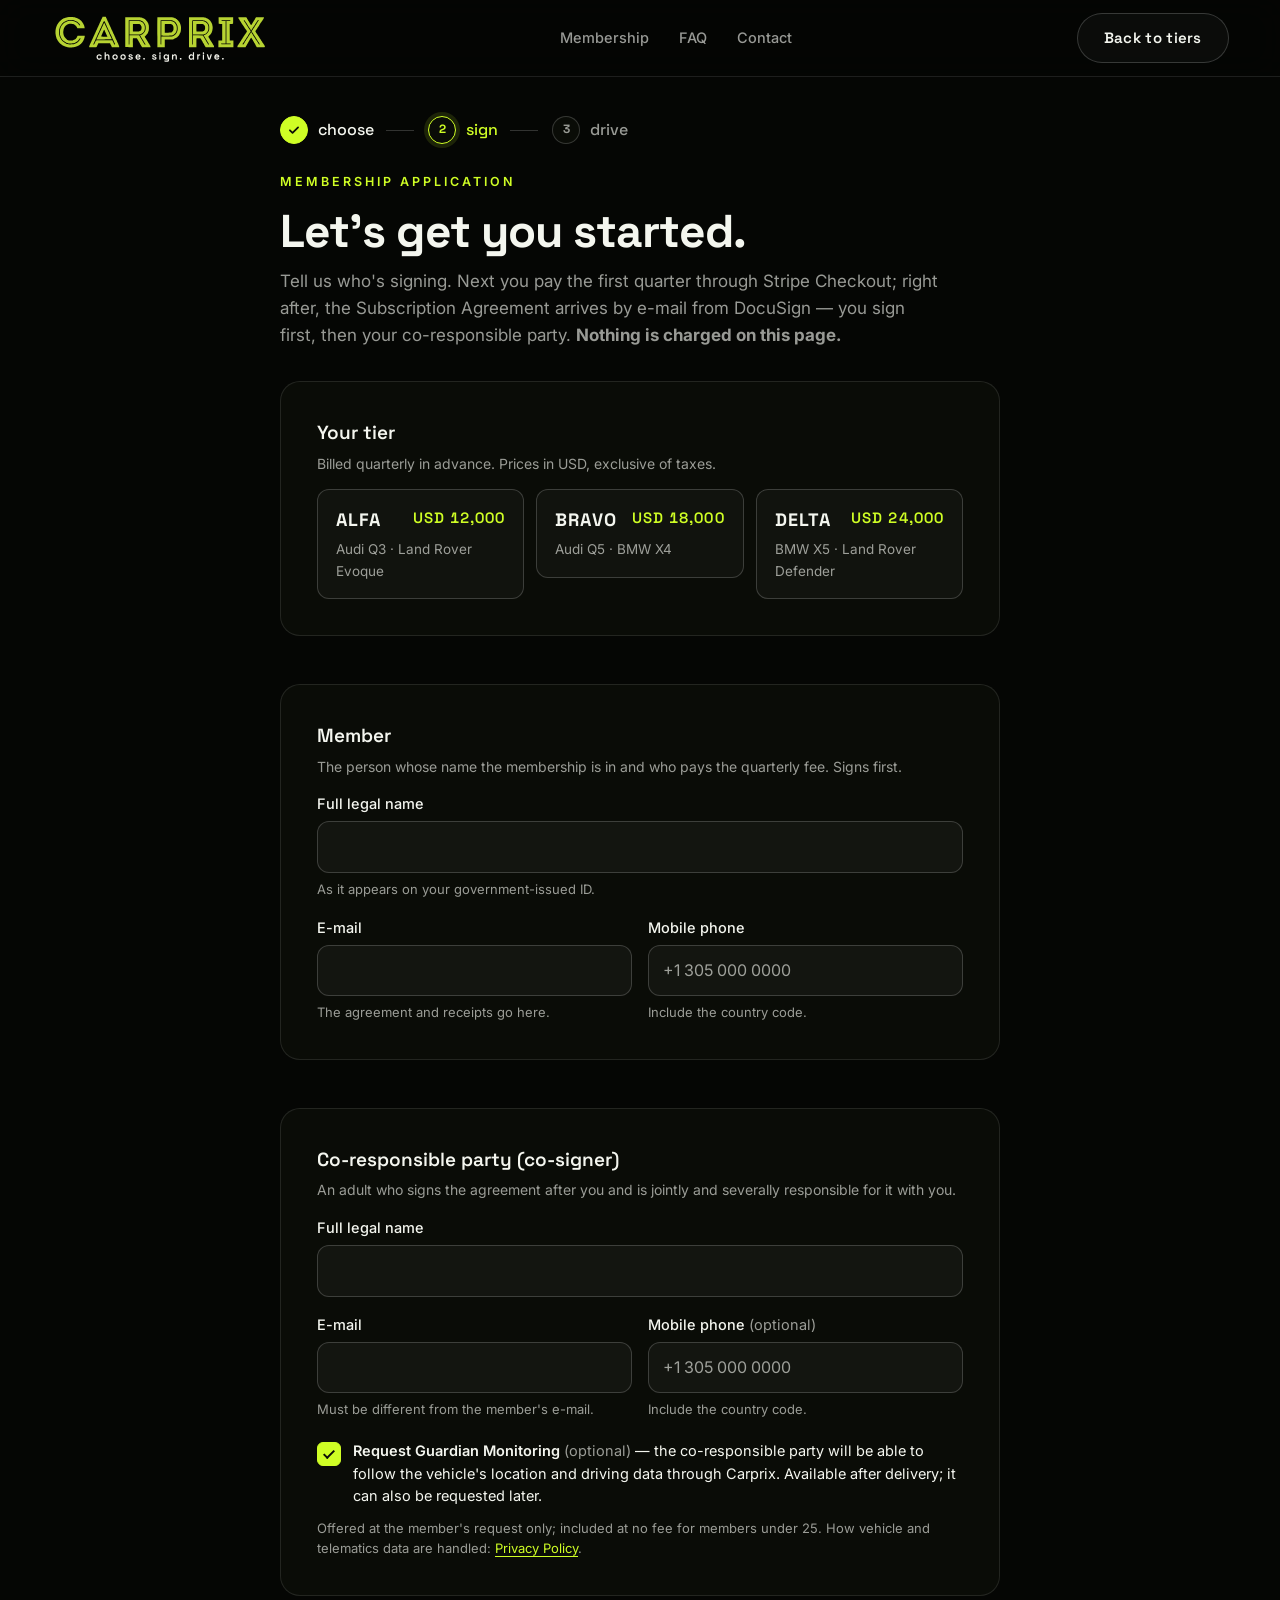
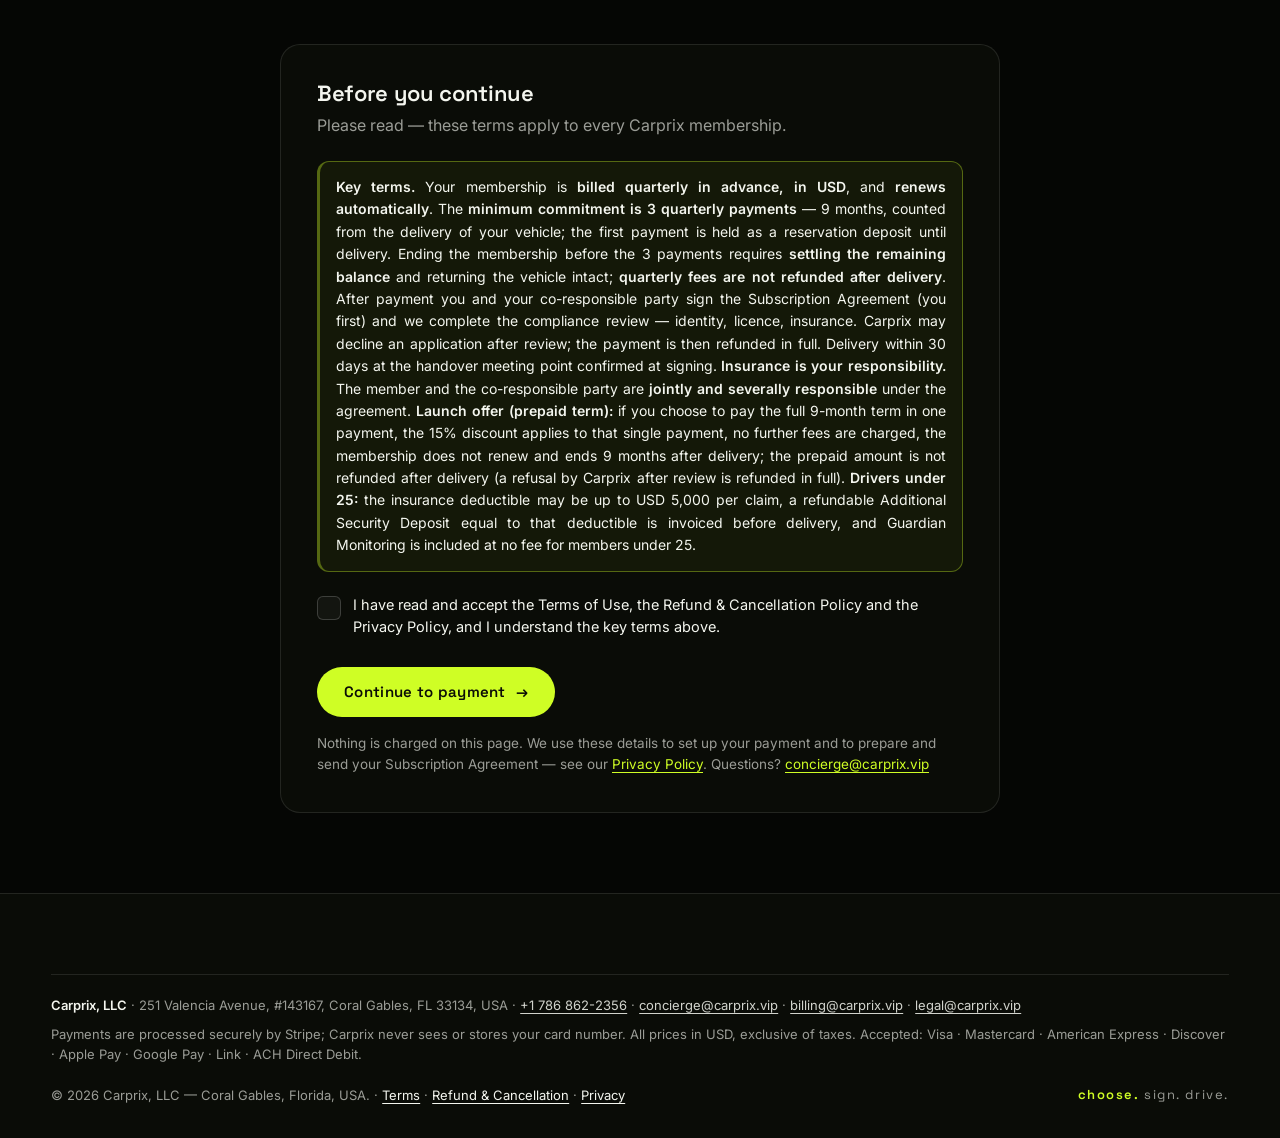
<file: join.html>
<!DOCTYPE html>
<html lang="en">
<head>
<meta charset="UTF-8">
<meta name="viewport" content="width=device-width, initial-scale=1.0">
<title>Apply — Carprix membership</title>
<meta name="description" content="Start your Carprix membership: choose your tier, tell us who's signing, pay the first quarter, then sign the Subscription Agreement with your co-responsible party. Nothing is charged on this page.">
<meta name="robots" content="noindex, follow">
<link rel="canonical" href="https://carprix.vip/join.html">
<meta name="theme-color" content="#050604">
<link rel="icon" type="image/png" sizes="32x32" href="/assets/favicon-32.png">
<link rel="icon" type="image/png" sizes="64x64" href="/assets/favicon-64.png">
<link rel="apple-touch-icon" href="/assets/apple-touch-icon.png">
<link rel="preconnect" href="https://fonts.googleapis.com">
<link rel="preconnect" href="https://fonts.gstatic.com" crossorigin>
<link href="https://fonts.googleapis.com/css2?family=Space+Grotesk:wght@500;600;700&family=Inter:wght@400;500;600&display=swap" rel="stylesheet">
<link rel="stylesheet" href="/css/carprix.css?v=8">
</head>
<body>
<a class="skip-link" href="#main">Skip to content</a>

<header class="header header--solid">
  <div class="container nav">
    <a class="brand" href="/" aria-label="Carprix — home">
      <picture>
        <!-- Vector wordmark (2026-09-03): the mark as designed on ≥ 2 dppx screens; on 1× screens the same drawing with the inline
             widened 3 → 5 px and the tagline +1 px so the detail survives at 44–48 px (design/brand/logo/). Same viewBox. -->
        <source srcset="/assets/logo-wordmark.svg?v=7" type="image/svg+xml" media="(-webkit-min-device-pixel-ratio: 2), (min-resolution: 2dppx)">
        <img src="/assets/logo-wordmark-1x.svg?v=7" alt="CARPRIX — choose. sign. drive." width="1756" height="376">
      </picture>
    </a>
    <nav class="nav-links" id="navLinks" aria-label="Main navigation">
      <a href="/#membership">Membership</a>
      <a href="/#faq">FAQ</a>
      <a href="/#contact">Contact</a>
    </nav>
    <a class="btn btn-ghost" href="/#membership">Back to tiers</a>
    <button class="menu-toggle" type="button" id="menuToggle" aria-label="Open menu" aria-expanded="false" aria-controls="navLinks">
      <svg class="ico-open" viewBox="0 0 24 24" fill="none" stroke="currentColor" stroke-width="2" stroke-linecap="round" aria-hidden="true"><path d="M4 7h16M4 12h16M4 17h16"/></svg>
      <svg class="ico-close" viewBox="0 0 24 24" fill="none" stroke="currentColor" stroke-width="2" stroke-linecap="round" aria-hidden="true"><path d="M6 6l12 12M18 6L6 18"/></svg>
    </button>
  </div>
</header>

<main id="main" class="page">
  <div class="container container--narrow">

    <nav aria-label="Progress"><ol class="stepper">
      <li class="is-done"><span class="dot" aria-hidden="true"><svg viewBox="0 0 24 24" fill="none" stroke="currentColor" stroke-width="3" stroke-linecap="round" stroke-linejoin="round"><path d="m5 12.5 4.5 4.5L19 7.5"/></svg></span><span>choose<span class="visually-hidden"> — completed</span></span></li>
      <li aria-current="step"><span class="dot" aria-hidden="true">2</span><span>sign</span></li>
      <li><span class="dot" aria-hidden="true">3</span><span>drive</span></li>
    </ol></nav>

    <div class="page-head">
      <div class="kicker">Membership application</div>
      <h1>Let's get you started.</h1>
      <p id="lead">Tell us who's signing. Next you pay the first quarter through Stripe Checkout; right after, the Subscription Agreement arrives by e-mail from DocuSign — you sign first, then your co-responsible party. <strong>Nothing is charged on this page.</strong></p>
    </div>

    <!-- Sandbox payments (v0.3.7, D22): shown when GET /health says the gate is open on Stripe test keys -->
    <div class="notice notice--info mb-20" id="sandboxNotice" role="status" hidden></div>
    <!-- Payments gate (D12 GO 4): shown when GET /health returns payments_enabled:false and the URL has no ?preview=1 -->
    <div class="notice notice--info mb-20" id="prelaunchNotice" role="status" hidden>
      <svg viewBox="0 0 24 24" fill="none" stroke="currentColor" stroke-width="2" stroke-linecap="round" stroke-linejoin="round" aria-hidden="true"><circle cx="12" cy="12" r="10"/><path d="M12 7v5l3 2"/></svg>
      <div><strong>Payments open at launch.</strong> Founding applications are open now: register yours below and we will e-mail you as soon as checkout is available. Nothing is charged until then.</div>
    </div>

    <form id="applyForm" class="form" novalidate>
      <div class="card">
        <fieldset>
          <legend id="tier-legend">Your tier <small>Billed quarterly in advance. Prices in USD, exclusive of taxes.</small></legend>
          <div class="field" id="field-tier">
            <div class="tier-picker" role="radiogroup" aria-labelledby="tier-legend" aria-describedby="err-tier">
              <label class="tier-option">
                <input type="radio" name="tier" value="alfa">
                <span class="tier-option__box">
                  <span class="tier-option__name">ALFA <span class="tier-option__price">USD 12,000 <span class="visually-hidden">per quarter</span></span></span>
                  <span class="tier-option__vehicles">Audi Q3 · Land Rover Evoque</span>
                </span>
              </label>
              <label class="tier-option">
                <input type="radio" name="tier" value="bravo">
                <span class="tier-option__box">
                  <span class="tier-option__name">BRAVO <span class="tier-option__price">USD 18,000 <span class="visually-hidden">per quarter</span></span></span>
                  <span class="tier-option__vehicles">Audi Q5 · BMW X4</span>
                </span>
              </label>
              <label class="tier-option">
                <input type="radio" name="tier" value="delta">
                <span class="tier-option__box">
                  <span class="tier-option__name">DELTA <span class="tier-option__price">USD 24,000 <span class="visually-hidden">per quarter</span></span></span>
                  <span class="tier-option__vehicles">BMW X5 · Land Rover Defender</span>
                </span>
              </label>
            </div>
            <p class="field__error" id="err-tier">Choose a membership tier.</p>
          </div>
        </fieldset>
      </div>

      <!-- D24 (v0.3.8; 15 % since v0.3.9): how you pay — quarterly (default) or the launch offer (whole 9-month term in one payment, 15 % off,
           no renewal). Shown only while GET /health.launch_offer.enabled is true; amounts come from the API. -->
      <div class="card" id="billingCard" data-launch-offer hidden>
        <fieldset>
          <legend id="billing-legend">How you pay <small>Both options cover the same 9-month minimum term. Prices in USD, exclusive of taxes.</small></legend>
          <div class="field" id="field-billing">
            <div class="tier-picker tier-picker--billing" role="radiogroup" aria-labelledby="billing-legend">
              <label class="tier-option">
                <input type="radio" name="billing" value="quarterly" checked>
                <span class="tier-option__box">
                  <span class="tier-option__name">Quarterly <span class="tier-option__price" id="billingQuarterlyAmount">USD 12,000 <span class="visually-hidden">per quarter</span></span></span>
                  <span class="tier-option__vehicles">First quarter now, then every 3 months from delivery · renews automatically after the 3rd payment</span>
                </span>
              </label>
              <label class="tier-option tier-option--offer">
                <input type="radio" name="billing" value="launch_prepay">
                <span class="tier-option__box">
                  <span class="tier-option__name">Launch offer <span class="tier-option__price" data-offer-amount>USD 30,600</span></span>
                  <span class="tier-option__vehicles"><strong class="offer-tag">Save <span data-offer-pct>15</span>%</strong> — the full 9-month term in <strong>one payment</strong> (instead of <span data-offer-full>USD 36,000</span>). No further payments, no automatic renewal: the membership ends 9 months after delivery.</span>
                </span>
              </label>
            </div>
            <p class="field__hint">Limited launch offer — Carprix may close it at any time; applications already paid are honoured.</p>
          </div>
        </fieldset>
      </div>

      <div class="card">
        <fieldset>
          <legend>Member <small>The person whose name the membership is in and who pays the quarterly fee. Signs first.</small></legend>
          <div class="fields">
            <div class="field field--full">
              <label class="field__label" for="s-name">Full legal name</label>
              <input class="input" id="s-name" name="subscriber_name" type="text" autocomplete="name" required minlength="3" maxlength="120" aria-describedby="hint-s-name err-s-name">
              <p class="field__hint" id="hint-s-name">As it appears on your government-issued ID.</p>
              <p class="field__error" id="err-s-name">Enter your full name.</p>
            </div>
            <div class="field">
              <label class="field__label" for="s-email">E-mail</label>
              <input class="input" id="s-email" name="subscriber_email" type="email" autocomplete="email" inputmode="email" required maxlength="254" aria-describedby="hint-s-email err-s-email">
              <p class="field__hint" id="hint-s-email">The agreement and receipts go here.</p>
              <p class="field__error" id="err-s-email">Enter a valid e-mail address.</p>
            </div>
            <div class="field">
              <label class="field__label" for="s-phone">Mobile phone</label>
              <input class="input" id="s-phone" name="subscriber_phone" type="tel" autocomplete="tel" inputmode="tel" required maxlength="32" placeholder="+1 305 000 0000" aria-describedby="hint-s-phone err-s-phone">
              <p class="field__hint" id="hint-s-phone">Include the country code.</p>
              <p class="field__error" id="err-s-phone">Enter a valid phone number with country code.</p>
            </div>
          </div>
        </fieldset>
      </div>

      <div class="card">
        <fieldset>
          <legend>Co-responsible party (co-signer) <small>An adult who signs the agreement after you and is jointly and severally responsible for it with you.</small></legend>
          <div class="fields">
            <div class="field field--full">
              <label class="field__label" for="c-name">Full legal name</label>
              <input class="input" id="c-name" name="cosigner_name" type="text" autocomplete="off" required minlength="3" maxlength="120" aria-describedby="err-c-name">
              <p class="field__error" id="err-c-name">Enter the co-responsible party's full name.</p>
            </div>
            <div class="field">
              <label class="field__label" for="c-email">E-mail</label>
              <input class="input" id="c-email" name="cosigner_email" type="email" autocomplete="off" inputmode="email" required maxlength="254" aria-describedby="hint-c-email err-c-email">
              <p class="field__hint" id="hint-c-email">Must be different from the member's e-mail.</p>
              <p class="field__error" id="err-c-email">Enter a valid e-mail address, different from the member's.</p>
            </div>
            <div class="field">
              <label class="field__label" for="c-phone">Mobile phone <span class="opt">(optional)</span></label>
              <input class="input" id="c-phone" name="cosigner_phone" type="tel" autocomplete="off" inputmode="tel" maxlength="32" placeholder="+1 305 000 0000" aria-describedby="hint-c-phone err-c-phone">
              <p class="field__hint" id="hint-c-phone">Include the country code.</p>
              <p class="field__error" id="err-c-phone">Enter a valid phone number with country code, or leave it empty.</p>
            </div>
            <!-- Guardian Monitoring (D16): optional request, sent as `guardian_monitoring: true|false` in POST /apply (persisted by the API, v0.3.3).
                 Pre-selected by default (owner, 2026-09-03: "request guardian monitoring deve vir selecionado como padrão") — never required: untick to opt out. -->
            <div class="field field--full" id="field-gm">
              <label class="check">
                <input type="checkbox" id="gm" name="guardian_monitoring" value="1" checked aria-describedby="hint-gm">
                <span><strong>Request Guardian Monitoring</strong> <span class="opt">(optional)</span> — the co-responsible party will be able to follow the vehicle's location and driving data through Carprix. Available after delivery; it can also be requested later.</span>
              </label>
              <p class="field__hint" id="hint-gm">Offered at the member's request only; included at no fee for members under 25. How vehicle and telematics data are handled: <a href="/privacy/" target="_blank" rel="noopener">Privacy Policy</a>.</p>
            </div>
          </div>
        </fieldset>
      </div>

      <div class="card">
        <h2>Before you continue</h2>
        <p>Please read — these terms apply to every Carprix membership.</p>
        <div class="disclosure disclosure--justify" id="key-terms">
          <strong>Key terms.</strong> Your membership is <strong>billed quarterly in advance, in USD</strong>, and <strong>renews automatically</strong>. The <strong>minimum commitment is 3 quarterly payments</strong> — 9 months, counted from the delivery of your vehicle; the first payment is held as a reservation deposit until delivery. Ending the membership before the 3 payments requires <strong>settling the remaining balance</strong> and returning the vehicle intact; <strong>quarterly fees are not refunded after delivery</strong>. After payment you and your co-responsible party sign the Subscription Agreement (you first) and we complete the compliance review — identity, licence, insurance. Carprix may decline an application after review; the payment is then refunded in full. Delivery within 30 days at the handover meeting point confirmed at signing. <strong>Insurance is your responsibility.</strong> The member and the co-responsible party are <strong>jointly and severally responsible</strong> under the agreement. <strong>Launch offer (prepaid term):</strong> if you choose to pay the full 9-month term in one payment, the 15% discount applies to that single payment, no further fees are charged, the membership does not renew and ends 9 months after delivery; the prepaid amount is not refunded after delivery (a refusal by Carprix after review is refunded in full). <strong>Drivers under 25:</strong> the insurance deductible may be up to USD 5,000 per claim, a refundable Additional Security Deposit equal to that deductible is invoiced before delivery, and Guardian Monitoring is included at no fee for members under 25.
        </div>
        <div class="field mt-18" id="field-terms">
          <label class="check">
            <input type="checkbox" id="accept" name="accept" required aria-describedby="key-terms err-terms">
            <span>I have read and accept the <a href="/terms/" target="_blank" rel="noopener">Terms of Use</a>, the <a href="/refund-policy/" target="_blank" rel="noopener">Refund &amp; Cancellation Policy</a> and the <a href="/privacy/" target="_blank" rel="noopener">Privacy Policy</a>, and I understand the key terms above. <span class="visually-hidden">Terms version 2026-09.</span></span>
          </label>
          <p class="field__error" id="err-terms">You need to accept the Terms to continue.</p>
        </div>
        <input type="hidden" name="accepted_terms_version" value="2026-09-03">

        <div class="notice notice--error" id="formNotice" hidden></div>

        <div class="card__actions">
          <button class="btn btn-lime" type="submit" id="submitBtn">Continue to payment <span class="arr" aria-hidden="true">→</span></button>
        </div>
        <p class="fine mt-16" id="finePrint">Nothing is charged on this page. We use these details to set up your payment and to prepare and send your Subscription Agreement — see our <a href="/privacy/">Privacy Policy</a>. Questions? <a href="mailto:concierge@carprix.vip">concierge@carprix.vip</a></p>
      </div>
    </form>

  </div>
</main>

<footer class="footer">
  <div class="container">
    <!-- D26/S5 (2026-09-09): company identification, contact and payment-security details (Stripe website checklist). -->
    <div class="foot-legal">
      <p><strong>Carprix, LLC</strong> · 251 Valencia Avenue, #143167, Coral Gables, FL 33134, USA · <a href="tel:+17868622356">+1 786 862-2356</a> · <a href="mailto:concierge@carprix.vip">concierge@carprix.vip</a> · <a href="mailto:billing@carprix.vip">billing@carprix.vip</a> · <a href="mailto:legal@carprix.vip">legal@carprix.vip</a></p>
      <p>Payments are processed securely by Stripe; Carprix never sees or stores your card number. All prices in USD, exclusive of taxes. Accepted: Visa · Mastercard · American Express · Discover · Apple Pay · Google Pay · Link · ACH Direct Debit.</p>
    </div>
    <div class="foot-bottom foot-bottom--solo">
      <span>© 2026 Carprix, LLC — Coral Gables, Florida, USA. · <a href="/terms/">Terms</a> · <a href="/refund-policy/">Refund &amp; Cancellation</a> · <a href="/privacy/">Privacy</a></span>
      <span class="tag"><b>choose.</b> sign. drive.</span>
    </div>
  </div>
</footer>

<script src="/js/site.js" defer></script>
<script src="/js/billing.js" defer></script>
<script>
(function () {
  'use strict';
  document.addEventListener('DOMContentLoaded', function () {
    var CB = window.CarprixBilling;
    var form = document.getElementById('applyForm');
    var notice = document.getElementById('formNotice');
    var submitBtn = document.getElementById('submitBtn');
    var TIERS = ['alfa', 'bravo', 'delta'];

    // Pre-select the tier from ?tier=alfa|bravo|delta (anything else → nothing selected)
    var wanted = String(CB.ui.qs('tier') || '').toLowerCase();
    if (TIERS.indexOf(wanted) !== -1) {
      var r = form.querySelector('input[name="tier"][value="' + wanted + '"]');
      if (r) { r.checked = true; document.title = 'Apply — Carprix ' + wanted.toUpperCase(); }
    }

    // Payments gate (D12 GO 4): while the API runs on the Stripe sandbox, applications are registered
    // but no payment is offered — unless ?preview=1 (internal testing). The real gate for the Pay button
    // is continue.html (GET /status); a failed /health call leaves the normal copy in place.
    // Launch offer (D24, v0.3.8): the "How you pay" card appears only while GET /health says the offer is open; the
    // amounts shown follow the selected tier and come from the API (single source of truth with Stripe).
    var launchHealth = null;
    function refreshBillingAmounts() {
      var t = form.querySelector('input[name="tier"]:checked');
      var tier = t ? t.value : null;
      var offer = tier ? CB.launchOfferFor(launchHealth, tier) : null;
      var card = document.getElementById('billingCard');
      if (!offer) { card.hidden = true; var q = form.querySelector('input[name="billing"][value="quarterly"]'); if (q) q.checked = true; return; }
      card.hidden = false;
      document.getElementById('billingQuarterlyAmount').innerHTML = CB.ui.formatUsd(offer.quarterly_amount) + ' <span class="visually-hidden">per quarter</span>';
      card.querySelector('[data-offer-amount]').textContent = CB.ui.formatUsd(offer.amount);
      card.querySelector('[data-offer-full]').textContent = CB.ui.formatUsd(offer.full_amount);
      card.querySelector('[data-offer-pct]').textContent = String(offer.discount_pct);
    }
    CB.health().then(function (h) { launchHealth = h; refreshBillingAmounts(); }).catch(function () { /* offer stays hidden */ });
    form.addEventListener('change', function (e) { if (e.target && e.target.name === 'tier') refreshBillingAmounts(); });

    if (!CB.preview) {
      CB.health().then(function (h) {
        if (CB.paymentsOpen(h)) { CB.ui.renderSandboxNotice(document.getElementById('sandboxNotice'), h); return; }
        document.getElementById('prelaunchNotice').hidden = false;
        document.getElementById('lead').innerHTML = 'Tell us who’s signing. <strong>Payments open at launch:</strong> your application is registered now and we e-mail you when checkout opens. You then pay the first quarter and the Subscription Agreement arrives from DocuSign — you sign first, then your co-responsible party. <strong>Nothing is charged on this page.</strong>';
        submitBtn.innerHTML = 'Register my application <span class="arr" aria-hidden="true">→</span>';
        document.getElementById('finePrint').innerHTML = 'Nothing is charged on this page. We keep these details to open your checkout at launch and to prepare your Subscription Agreement — see our <a href="/privacy/">Privacy Policy</a>. Questions? <a href="mailto:concierge@carprix.vip">concierge@carprix.vip</a>';
      }).catch(function () { /* keep the default copy; continue.html decides whether Pay is shown */ });
    }

    function field(id) { return document.getElementById(id); }
    function wrap(el) { return el.closest('.field'); }
    function setInvalid(el, invalid, message) {
      var w = wrap(el);
      if (!w) return;
      w.classList.toggle('is-invalid', invalid);
      if (el.type !== 'radio') el.setAttribute('aria-invalid', invalid ? 'true' : 'false');
      if (message) { var e = w.querySelector('.field__error'); if (e) e.textContent = message; }
    }
    function digits(v) { return String(v || '').replace(/\D/g, ''); }
    function validPhone(v) { var d = digits(v); return d.length >= 8 && d.length <= 15 && /^\+?[\d\s().-]+$/.test(String(v).trim()); }
    function validName(v) { var t = String(v || '').replace(/\s+/g, ' ').trim(); return t.length >= 2 && t.length <= 120; }

    function validate() {
      var firstBad = null;
      function bad(el) { if (!firstBad) firstBad = el; }

      var tier = form.querySelector('input[name="tier"]:checked');
      var tierField = document.getElementById('field-tier');
      tierField.classList.toggle('is-invalid', !tier);
      if (!tier) bad(form.querySelector('input[name="tier"]'));

      var sName = field('s-name'), sEmail = field('s-email'), sPhone = field('s-phone');
      var cName = field('c-name'), cEmail = field('c-email'), cPhone = field('c-phone');

      var ok;
      ok = validName(sName.value); setInvalid(sName, !ok, 'Enter your full name.'); if (!ok) bad(sName);
      ok = CB.isEmail(sEmail.value); setInvalid(sEmail, !ok); if (!ok) bad(sEmail);
      ok = validPhone(sPhone.value); setInvalid(sPhone, !ok); if (!ok) bad(sPhone);
      ok = validName(cName.value); setInvalid(cName, !ok, "Enter the co-responsible party's full name."); if (!ok) bad(cName);
      ok = CB.isEmail(cEmail.value) && cEmail.value.trim().toLowerCase() !== sEmail.value.trim().toLowerCase();
      setInvalid(cEmail, !ok); if (!ok) bad(cEmail);
      ok = !cPhone.value.trim() || validPhone(cPhone.value); setInvalid(cPhone, !ok); if (!ok) bad(cPhone);

      var accept = field('accept');
      document.getElementById('field-terms').classList.toggle('is-invalid', !accept.checked);
      if (!accept.checked) bad(accept);

      return firstBad;
    }

    // Clear a field's error as soon as the user fixes it
    form.addEventListener('input', function (e) {
      var el = e.target;
      if (el.closest('.field') && el.closest('.field').classList.contains('is-invalid')) {
        if (el.name === 'tier') { document.getElementById('field-tier').classList.remove('is-invalid'); return; }
        if (el.id === 'accept') { document.getElementById('field-terms').classList.toggle('is-invalid', !el.checked); return; }
        setInvalid(el, false);
      }
    });
    form.addEventListener('change', function (e) {
      if (e.target.name === 'tier') document.getElementById('field-tier').classList.remove('is-invalid');
      if (e.target.id === 'accept') document.getElementById('field-terms').classList.toggle('is-invalid', !e.target.checked);
    });

    form.addEventListener('submit', function (ev) {
      ev.preventDefault();
      CB.ui.hideNotice(notice);
      var firstBad = validate();
      if (firstBad) {
        CB.ui.showNotice(notice, 'Please check the highlighted fields.', 'error');
        firstBad.focus({ preventScroll: false });
        return;
      }
      var payload = {
        tier: form.querySelector('input[name="tier"]:checked').value,
        subscriber: { name: field('s-name').value, email: field('s-email').value, phone: field('s-phone').value },
        cosigner: { name: field('c-name').value, email: field('c-email').value, phone: field('c-phone').value },
        accepted_terms_version: form.querySelector('input[name="accepted_terms_version"]').value,
        guardian_monitoring: field('gm').checked, // Guardian Monitoring (D16) — optional, persisted by the API (v0.3.3)
        billing: (!document.getElementById('billingCard').hidden && form.querySelector('input[name="billing"]:checked') && form.querySelector('input[name="billing"]:checked').value === 'launch_prepay') ? 'launch_prepay' : 'quarterly', // D24
      };
      CB.ui.setBusy(submitBtn, true, 'Sending your application…');
      form.setAttribute('aria-busy', 'true');
      CB.apply(payload).then(function (data) {
        var id = data && data.application_id;
        if (!CB.isAppId(id)) throw new CB.ApiError('We received your application but could not open the next step. Please contact the concierge.', 0, 'bad_response');
        // Always build our own URL (never follow a URL from the response blindly); carries ?preview=1 / ?api= through
        window.location.assign(CB.ui.pageUrl('/billing/continue.html', { app: id }));
      }).catch(function (err) {
        form.removeAttribute('aria-busy');
        CB.ui.setBusy(submitBtn, false);
        var msg = err && err.message ? err.message : 'Something went wrong. Please try again.';
        if (err && err.status === 400 && /tier/i.test(msg)) msg = 'That tier is not available right now. Choose another tier or contact the concierge.';
        else if (err && err.status === 400 && /launch offer/i.test(msg)) { msg = 'The launch offer has just closed. Your application can continue with quarterly billing — choose "Quarterly" and send it again.'; launchHealth = null; refreshBillingAmounts(); }
        CB.ui.showNotice(notice, msg, 'error');
        notice.focus && notice.setAttribute('tabindex', '-1');
        notice.focus();
      });
    });
  });
})();
</script>
</body>
</html>
</file>
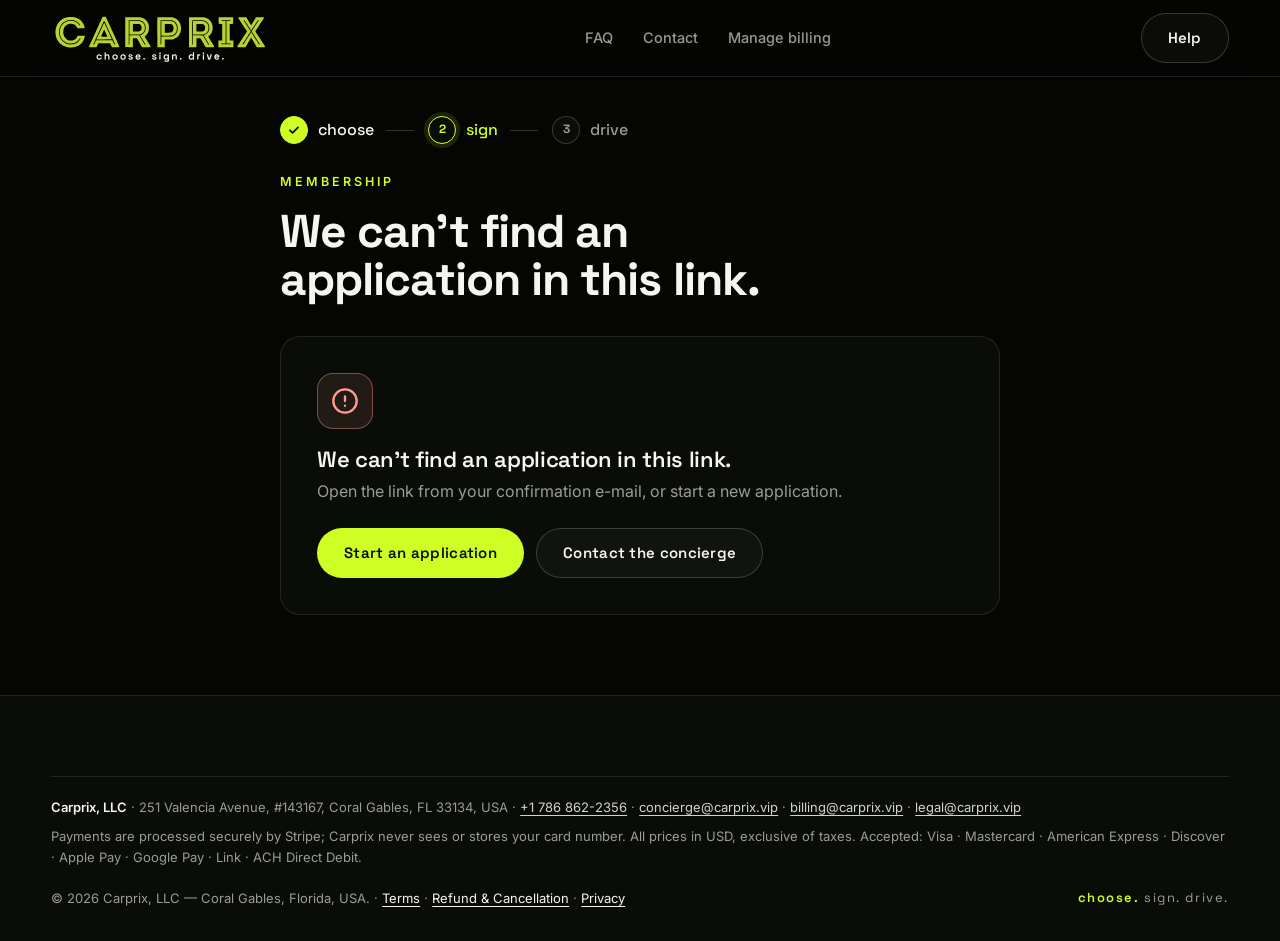
<file: billing/continue.html>
<!DOCTYPE html>
<html lang="en">
<head>
<meta charset="UTF-8">
<meta name="viewport" content="width=device-width, initial-scale=1.0">
<title>Your application — Carprix</title>
<meta name="description" content="Follow your Carprix application step by step: first-quarter payment, signatures of the member and the co-responsible party, compliance review and handover.">
<meta name="robots" content="noindex, nofollow">
<meta name="theme-color" content="#050604">
<link rel="icon" type="image/png" sizes="32x32" href="/assets/favicon-32.png">
<link rel="icon" type="image/png" sizes="64x64" href="/assets/favicon-64.png">
<link rel="apple-touch-icon" href="/assets/apple-touch-icon.png">
<link rel="preconnect" href="https://fonts.googleapis.com">
<link rel="preconnect" href="https://fonts.gstatic.com" crossorigin>
<link href="https://fonts.googleapis.com/css2?family=Space+Grotesk:wght@500;600;700&family=Inter:wght@400;500;600&display=swap" rel="stylesheet">
<link rel="stylesheet" href="/css/carprix.css?v=8">
</head>
<body>
<a class="skip-link" href="#main">Skip to content</a>

<header class="header header--solid">
  <div class="container nav">
    <a class="brand" href="/" aria-label="Carprix — home">
      <picture>
        <!-- Vector wordmark (2026-09-03): the mark as designed on ≥ 2 dppx screens; on 1× screens the same drawing with the inline
             widened 3 → 5 px and the tagline +1 px so the detail survives at 44–48 px (design/brand/logo/). Same viewBox. -->
        <source srcset="/assets/logo-wordmark.svg?v=7" type="image/svg+xml" media="(-webkit-min-device-pixel-ratio: 2), (min-resolution: 2dppx)">
        <img src="/assets/logo-wordmark-1x.svg?v=7" alt="CARPRIX — choose. sign. drive." width="1756" height="376">
      </picture>
    </a>
    <nav class="nav-links" id="navLinks" aria-label="Main navigation">
      <a href="/#faq">FAQ</a>
      <a href="/#contact">Contact</a>
      <a href="/billing/manage.html" id="navManage">Manage billing</a>
    </nav>
    <a class="btn btn-ghost" href="mailto:concierge@carprix.vip?subject=Carprix%20application">Help</a>
    <button class="menu-toggle" type="button" id="menuToggle" aria-label="Open menu" aria-expanded="false" aria-controls="navLinks">
      <svg class="ico-open" viewBox="0 0 24 24" fill="none" stroke="currentColor" stroke-width="2" stroke-linecap="round" aria-hidden="true"><path d="M4 7h16M4 12h16M4 17h16"/></svg>
      <svg class="ico-close" viewBox="0 0 24 24" fill="none" stroke="currentColor" stroke-width="2" stroke-linecap="round" aria-hidden="true"><path d="M6 6l12 12M18 6L6 18"/></svg>
    </button>
  </div>
</header>

<main id="main" class="page">
  <div class="container container--narrow">

    <nav aria-label="Progress"><ol class="stepper" id="stepper">
      <li class="is-done" id="st-choose"><span class="dot" aria-hidden="true"><svg viewBox="0 0 24 24" fill="none" stroke="currentColor" stroke-width="3" stroke-linecap="round" stroke-linejoin="round"><path d="m5 12.5 4.5 4.5L19 7.5"/></svg></span><span>choose<span class="visually-hidden"> — completed</span></span></li>
      <li aria-current="step" id="st-sign"><span class="dot" aria-hidden="true">2</span><span>sign</span></li>
      <li id="st-drive"><span class="dot" aria-hidden="true">3</span><span>drive</span></li>
    </ol></nav>

    <div class="page-head">
      <div class="kicker" id="tierLabel">Membership</div>
      <h1 id="title">Checking your application…</h1>
      <p id="lead">One moment while we load the status of your payment and agreement.</p>
      <!-- Guardian Monitoring (D16, v0.3.3): rendered from GET /status → guardian_monitoring { requested, requested_at?, status } -->
      <p class="gm-note" id="gmNote" hidden><svg viewBox="0 0 24 24" fill="none" stroke="currentColor" stroke-width="1.8" stroke-linecap="round" stroke-linejoin="round" aria-hidden="true"><path d="M12 3 4.5 6v5.2c0 4.6 3.1 8.5 7.5 9.8 4.4-1.3 7.5-5.2 7.5-9.8V6L12 3z"/><path d="m9 12 2 2 4-4.5"/></svg><span><strong>Guardian Monitoring requested</strong> — we will confirm it with you before delivery.</span></p>
    </div>

    <!-- The live region announces state changes (polite) -->
    <div id="view" aria-live="polite" aria-atomic="false">

      <!-- Missing / invalid id -->
      <section class="card" id="v-missing" hidden>
        <div class="state-icon state-icon--warn" aria-hidden="true"><svg viewBox="0 0 24 24" fill="none" stroke="currentColor" stroke-width="2" stroke-linecap="round" stroke-linejoin="round"><circle cx="12" cy="12" r="10"/><path d="M12 8v4m0 4h.01"/></svg></div>
        <h2>We can't find an application in this link.</h2>
        <p>Open the link from your confirmation e-mail, or start a new application.</p>
        <div class="card__actions">
          <a class="btn btn-lime" href="/join.html">Start an application</a>
          <a class="btn btn-ghost" href="mailto:concierge@carprix.vip?subject=Carprix%20application%20link">Contact the concierge</a>
        </div>
      </section>

      <!-- Step 1 of "sign": pay the first quarter (available as soon as the application exists and payments are open) -->
      <section class="card" id="v-pay" hidden>
        <div class="state-icon" aria-hidden="true"><svg viewBox="0 0 24 24" fill="none" stroke="currentColor" stroke-width="2" stroke-linecap="round" stroke-linejoin="round"><rect x="3" y="6" width="18" height="12" rx="2"/><path d="M3 10h18"/></svg></div>
        <h2 id="payTitle">Next: pay the first quarter.</h2>
        <p>You'll be taken to Stripe Checkout (card, Apple Pay, Google Pay, Link or US bank account, in USD). Right after the payment, the Subscription Agreement is sent from DocuSign — to you first, then to your co-responsible party.</p>
        <div class="disclosure disclosure--justify" id="pay-terms">
          <strong>Before you pay.</strong> The first quarter (<span id="payAmount">the quarterly fee</span>, exclusive of taxes) is charged now, then every 3 months from delivery; your membership <strong>renews automatically</strong>. The <strong>minimum commitment is 3 quarterly payments</strong> — 9 months, counted from the delivery of your vehicle; the first payment is held as a reservation deposit until delivery. Ending the membership before the 3 payments requires settling the remaining balance and returning the vehicle intact; <strong>quarterly fees are not refunded after delivery</strong>. Delivery follows the signatures and the compliance review (identity, licence, insurance), within 30 days, at the meeting point confirmed at signing. Carprix may decline an application after review; the payment is then refunded in full.
        </div>
        <!-- D24 (v0.3.8): prepaid launch offer — shown instead of the quarterly disclosure when the application chose it -->
        <div class="disclosure disclosure--justify" id="pay-terms-prepaid" hidden>
          <strong>Before you pay — launch offer.</strong> One payment of <span id="payAmountPrepaid">the prepaid amount</span> (exclusive of taxes) covers the <strong>full 9-month term</strong>, counted from the delivery of your vehicle, with the <strong>15% launch discount</strong> already applied. <strong>No further payments and no automatic renewal</strong>: the membership ends 9 months after delivery, when the vehicle is returned. The prepaid amount is <strong>not refunded after delivery</strong>; returning the vehicle earlier does not shorten the amount paid. Delivery follows the signatures and the compliance review (identity, licence, insurance), within 30 days, at the meeting point confirmed at signing. Carprix may decline an application after review; the payment is then refunded in full.
        </div>
        <div class="notice notice--info" id="sandboxNotice" role="status" hidden></div>
        <div class="notice notice--error" id="payNotice" hidden></div>
        <div class="card__actions">
          <button class="btn btn-lime" type="button" id="payBtn" aria-describedby="pay-terms">Pay first quarter <span class="arr" aria-hidden="true">→</span></button>
        </div>
        <p class="fine mt-16">Payments are processed securely by Stripe for Carprix, LLC; Carprix never sees or stores your card number. Accepted: Visa, Mastercard, American Express, Discover, Apple Pay, Google Pay, Link and ACH Direct Debit. At checkout you confirm the <a href="/terms/">Terms of Use</a> and the <a href="/refund-policy/">Refund &amp; Cancellation Policy</a>.</p>
      </section>

      <!-- Payments gate (D12 GO 4): the API says payments_enabled:false and the URL has no ?preview=1 -->
      <section class="card" id="v-prelaunch" hidden>
        <div class="state-icon" aria-hidden="true"><svg viewBox="0 0 24 24" fill="none" stroke="currentColor" stroke-width="2" stroke-linecap="round" stroke-linejoin="round"><path d="m5 12.5 4.5 4.5L19 7.5"/></svg></div>
        <h2>Your application is registered.</h2>
        <p><strong>Payments open at launch.</strong> We will e-mail you at the address on your application as soon as checkout is available; you then pay the first quarter and the Subscription Agreement is sent — to you first, then to your co-responsible party. Nothing is charged until then.</p>
        <div class="card__actions">
          <a class="btn btn-ghost" href="/">Back to carprix.vip</a>
          <a class="btn btn-ghost" id="prelaunchHelp" href="mailto:concierge@carprix.vip?subject=Carprix%20application">Contact the concierge</a>
        </div>
        <p class="fine mt-16">Keep this page's link: it shows the status of your application at any time.</p>
      </section>

      <!-- Checkout not available (tier paused / application closed) -->
      <section class="card" id="v-pay-wait" hidden>
        <div class="state-icon" aria-hidden="true"><svg viewBox="0 0 24 24" fill="none" stroke="currentColor" stroke-width="2" stroke-linecap="round" stroke-linejoin="round"><circle cx="12" cy="12" r="10"/><path d="M12 7v5l3 2"/></svg></div>
        <h2>Payment isn't available for this application right now.</h2>
        <p>Contact the concierge and we'll sort it out.</p>
        <div class="card__actions">
          <a class="btn btn-lime" id="payWaitHelp" href="mailto:concierge@carprix.vip?subject=Carprix%20payment">Contact the concierge</a>
        </div>
      </section>

      <!-- ACH processing -->
      <section class="card" id="v-processing" hidden>
        <div class="state-icon" aria-hidden="true"><svg viewBox="0 0 24 24" fill="none" stroke="currentColor" stroke-width="2" stroke-linecap="round" stroke-linejoin="round"><circle cx="12" cy="12" r="10"/><path d="M12 7v5l3 2"/></svg></div>
        <h2>Your bank payment is processing.</h2>
        <p>Bank debits (ACH) can take up to 4 business days to clear. As soon as it's confirmed, the Subscription Agreement is sent — to you first, then to your co-responsible party.</p>
        <div class="card__actions">
          <a class="btn btn-ghost" id="processingDetails" href="/billing/success.html">Payment details</a>
        </div>
      </section>

      <!-- Paid → sign (sequential) -->
      <section class="card" id="v-sign" hidden>
        <div class="state-icon" aria-hidden="true"><svg viewBox="0 0 24 24" fill="none" stroke="currentColor" stroke-width="2" stroke-linecap="round" stroke-linejoin="round"><path d="M4 6h16v12H4z"/><path d="m4 7 8 6 8-6"/></svg></div>
        <h2 id="sg-title">Payment received. Next: sign the agreement.</h2>
        <p id="sg-text">The Subscription Agreement is sent by e-mail from DocuSign on behalf of Carprix — to you first, then to your co-responsible party once you have signed.</p>
        <ul class="status-list" role="list" aria-label="Signature status">
          <li id="sig-member"><span class="st" aria-hidden="true"></span><span class="who">Member</span><span class="lbl">Awaiting signature</span></li>
          <li id="sig-cosigner"><span class="st" aria-hidden="true"></span><span class="who">Co-responsible party</span><span class="lbl">Awaiting signature</span></li>
        </ul>
        <div class="card__actions">
          <a class="btn btn-ghost" id="resendLink" href="mailto:concierge@carprix.vip?subject=Resend%20agreement">Resend / help</a>
          <a class="btn btn-ghost" id="signManage" href="/billing/manage.html">Manage billing</a>
        </div>
        <p class="fine mt-16">Didn't get the e-mail? Check spam for a message from DocuSign, or use “Resend / help”. Identity is verified electronically as part of signing. This page updates automatically as each signature comes in.</p>
      </section>

      <!-- Contract problem (declined / voided / expired) -->
      <section class="card" id="v-contract-problem" hidden>
        <div class="state-icon state-icon--warn" aria-hidden="true"><svg viewBox="0 0 24 24" fill="none" stroke="currentColor" stroke-width="2" stroke-linecap="round" stroke-linejoin="round"><circle cx="12" cy="12" r="10"/><path d="M12 8v4m0 4h.01"/></svg></div>
        <h2 id="cp-title">The agreement needs attention.</h2>
        <p id="cp-text">The agreement could not be completed. Contact the concierge and we'll sort it out or send a fresh copy.</p>
        <div class="card__actions">
          <a class="btn btn-lime" id="cpHelp" href="mailto:concierge@carprix.vip?subject=Carprix%20agreement">Contact the concierge</a>
        </div>
      </section>

      <!-- Signed → compliance review (identity, licence, insurance) -->
      <section class="card" id="v-review" hidden>
        <div class="state-icon" aria-hidden="true"><svg viewBox="0 0 24 24" fill="none" stroke="currentColor" stroke-width="2" stroke-linecap="round" stroke-linejoin="round"><path d="m5 12.5 4.5 4.5L19 7.5"/></svg></div>
        <h2 id="rv-title">Both signatures are in.</h2>
        <p id="rv-text">We're completing the compliance review for you and your co-responsible party — identity, driving licence and proof of insurance. Our concierge contacts you if anything is needed, then confirms the handover: within 30 days, at the meeting point confirmed at signing.</p>
        <dl class="overview" id="rv-kv" hidden></dl>
        <div class="card__actions">
          <a class="btn btn-ghost" id="reviewManage" href="/billing/manage.html">Manage billing</a>
          <a class="btn btn-ghost" id="reviewHelp" href="mailto:concierge@carprix.vip?subject=Carprix%20review" hidden>Contact the concierge</a>
        </div>
      </section>

      <!-- Delivery scheduled -->
      <section class="card" id="v-delivery" hidden>
        <div class="state-icon" aria-hidden="true"><svg viewBox="0 0 24 24" fill="none" stroke="currentColor" stroke-width="2" stroke-linecap="round" stroke-linejoin="round"><path d="M3 12h13l3 4h2v-4l-3-5H3z"/><circle cx="7" cy="17" r="2"/><circle cx="17" cy="17" r="2"/></svg></div>
        <h2>Your handover.</h2>
        <p id="dl-text">Our concierge will confirm the handover of your vehicle. At delivery you sign a short handover report together with our representative.</p>
        <dl class="overview" id="dl-kv" hidden></dl>
        <div class="card__actions">
          <a class="btn btn-ghost" id="deliveryManage" href="/billing/manage.html">Manage billing</a>
        </div>
      </section>

      <!-- Active -->
      <section class="card" id="v-paid" hidden>
        <div class="state-icon" aria-hidden="true"><svg viewBox="0 0 24 24" fill="none" stroke="currentColor" stroke-width="2" stroke-linecap="round" stroke-linejoin="round"><path d="m5 12.5 4.5 4.5L19 7.5"/></svg></div>
        <h2>Enjoy the drive.</h2>
        <p id="ac-text">Your membership is active.</p>
        <dl class="overview" id="ac-kv" hidden></dl>
        <div class="card__actions">
          <a class="btn btn-lime" id="paidManage" href="/billing/manage.html">Manage billing <span class="arr" aria-hidden="true">→</span></a>
          <a class="btn btn-ghost" id="paidNext" href="/billing/success.html">Payment details</a>
        </div>
      </section>

      <!-- Other subscription states (past_due, unpaid, canceling, termination_*, terminated, refused, canceled) -->
      <section class="card" id="v-other" hidden>
        <div class="state-icon" id="other-icon" aria-hidden="true"><svg viewBox="0 0 24 24" fill="none" stroke="currentColor" stroke-width="2" stroke-linecap="round" stroke-linejoin="round"><circle cx="12" cy="12" r="10"/><path d="M12 8v4m0 4h.01"/></svg></div>
        <h2 id="other-title">Your membership</h2>
        <p id="other-text">Manage your payment method and invoices, or contact the concierge.</p>
        <dl class="overview" id="other-kv" hidden></dl>
        <div class="card__actions">
          <a class="btn btn-lime" id="otherInvoice" href="#" hidden target="_blank" rel="noopener">Pay the remaining balance <span class="arr" aria-hidden="true">→</span></a>
          <a class="btn btn-lime" id="otherManage" href="/billing/manage.html">Manage billing</a>
          <a class="btn btn-ghost" id="otherHelp" href="mailto:concierge@carprix.vip?subject=Carprix%20membership">Contact the concierge</a>
        </div>
      </section>

      <!-- Not found / error -->
      <section class="card" id="v-error" hidden>
        <div class="state-icon state-icon--warn" aria-hidden="true"><svg viewBox="0 0 24 24" fill="none" stroke="currentColor" stroke-width="2" stroke-linecap="round" stroke-linejoin="round"><circle cx="12" cy="12" r="10"/><path d="M12 8v4m0 4h.01"/></svg></div>
        <h2 id="err-title">We couldn't load your application.</h2>
        <p id="err-text">Please try again in a moment.</p>
        <div class="card__actions">
          <button class="btn btn-lime" type="button" id="retryBtn">Try again</button>
          <a class="btn btn-ghost" href="mailto:concierge@carprix.vip?subject=Carprix%20application">Contact the concierge</a>
        </div>
      </section>
    </div>

    <p class="poll-note" id="pollNote" hidden><span class="spinner" aria-hidden="true"></span><span id="pollText">Checking for updates every 10 seconds.</span></p>
    <p class="fine mt-20" id="refLine" hidden>Application reference: <span class="mono" id="refId"></span> — keep it for any question to the concierge.</p>

  </div>
</main>

<footer class="footer">
  <div class="container">
    <!-- D26/S5 (2026-09-09): company identification, contact and payment-security details (Stripe website checklist). -->
    <div class="foot-legal">
      <p><strong>Carprix, LLC</strong> · 251 Valencia Avenue, #143167, Coral Gables, FL 33134, USA · <a href="tel:+17868622356">+1 786 862-2356</a> · <a href="mailto:concierge@carprix.vip">concierge@carprix.vip</a> · <a href="mailto:billing@carprix.vip">billing@carprix.vip</a> · <a href="mailto:legal@carprix.vip">legal@carprix.vip</a></p>
      <p>Payments are processed securely by Stripe; Carprix never sees or stores your card number. All prices in USD, exclusive of taxes. Accepted: Visa · Mastercard · American Express · Discover · Apple Pay · Google Pay · Link · ACH Direct Debit.</p>
    </div>
    <div class="foot-bottom foot-bottom--solo">
      <span>© 2026 Carprix, LLC — Coral Gables, Florida, USA. · <a href="/terms/">Terms</a> · <a href="/refund-policy/">Refund &amp; Cancellation</a> · <a href="/privacy/">Privacy</a></span>
      <span class="tag"><b>choose.</b> sign. drive.</span>
    </div>
  </div>
</footer>

<script src="/js/site.js" defer></script>
<script src="/js/billing.js" defer></script>
<script>
(function () {
  'use strict';
  document.addEventListener('DOMContentLoaded', function () {
    var CB = window.CarprixBilling;
    var $ = function (id) { return document.getElementById(id); };
    var app = CB.ui.qs('app');
    var views = ['v-missing', 'v-pay', 'v-prelaunch', 'v-pay-wait', 'v-processing', 'v-sign', 'v-contract-problem', 'v-review', 'v-delivery', 'v-paid', 'v-other', 'v-error'];
    var TIER_LABEL = { alfa: 'ALFA', bravo: 'BRAVO', delta: 'DELTA' };
    var TIER_AMOUNT = { alfa: 'USD 12,000', bravo: 'USD 18,000', delta: 'USD 24,000' }; // display only — Stripe charges the Price
    var KYC_LABEL = { pending: 'In review', approved: 'Approved', rejected: 'Needs attention — contact the concierge' };
    var BASE = 10000, MAX = 60000, delay = BASE, timer = null, stopped = false, lastKey = '';

    function show(id) { views.forEach(function (v) { $(v).hidden = v !== id; }); }
    function head(title, lead) { $('title').textContent = title; $('lead').textContent = lead || ''; document.title = title + ' — Carprix'; }
    function step(state) {
      // Stepper: choose ✓ · sign (payment + signatures) · drive (verification, delivery, membership)
      var sign = $('st-sign'), drive = $('st-drive');
      var check = '<span class="dot" aria-hidden="true"><svg viewBox="0 0 24 24" fill="none" stroke="currentColor" stroke-width="3" stroke-linecap="round" stroke-linejoin="round"><path d="m5 12.5 4.5 4.5L19 7.5"/></svg></span>';
      if (state === 'drive') {
        sign.className = 'is-done'; sign.removeAttribute('aria-current');
        sign.innerHTML = check + '<span>sign<span class="visually-hidden"> — completed</span></span>';
        drive.setAttribute('aria-current', 'step');
      }
    }
    /** Render key/value rows (text only — values come from the API, never from the URL). Hidden when empty. */
    function kv(el, rows) {
      el.innerHTML = '';
      var n = 0;
      rows.forEach(function (r) {
        if (!r || !r[1]) return;
        var div = document.createElement('div'), dt = document.createElement('dt'), dd = document.createElement('dd');
        dt.textContent = r[0]; dd.textContent = r[1]; div.appendChild(dt); div.appendChild(dd); el.appendChild(div); n += 1;
      });
      el.hidden = n === 0;
    }
    // D14 fields — `scheduled_at` is the v0.3.1 name; `scheduled_for` is the v0.3 alias kept by the API until the site migrated.
    function when(o) { return o ? (o.scheduled_at || o.scheduled_for) : null; }
    function vehicleRows(d) {
      var v = d.vehicle || {};
      return [['Vehicle', v.model], ['Registered in', CB.ui.countryName(v.jurisdiction)]];
    }
    function deliveryRows(dl) {
      return [['Handover meeting point', dl.meeting_point], ['Handover scheduled', CB.ui.formatDateTime(when(dl))], ['Delivered', CB.ui.formatDate(dl.delivered_at)], ['Minimum term runs to', CB.ui.formatDate(dl.term_end)]];
    }
    function returnRows(r) {
      return [['Return meeting point', r.meeting_point], ['Return scheduled', CB.ui.formatDateTime(when(r))], ['Returned', CB.ui.formatDate(r.returned_at)]];
    }

    if (!CB.isAppId(app)) { show('v-missing'); head("We can't find an application in this link.", ''); return; }
    $('refId').textContent = app; $('refLine').hidden = false;
    // Concierge e-mail links carry the reference (and, once known from the API, the Guardian Monitoring request — D16)
    var HELP_LINKS = ['resendLink', 'cpHelp', 'payWaitHelp', 'prelaunchHelp', 'reviewHelp', 'otherHelp'];
    function setMail(tag) {
      var mail = 'mailto:concierge@carprix.vip?subject=' + encodeURIComponent('Carprix application ' + app + (tag || ''));
      HELP_LINKS.forEach(function (id) { $(id).href = mail + encodeURIComponent(' — ' + ($(id).textContent.trim())); });
    }
    setMail('');
    ['paidNext', 'processingDetails'].forEach(function (id) { $(id).href = CB.ui.pageUrl('/billing/success.html', { app: app }); });
    ['paidManage', 'otherManage', 'signManage', 'reviewManage', 'deliveryManage', 'navManage'].forEach(function (id) { $(id).href = CB.ui.pageUrl('/billing/manage.html', { app: app }); });

    function sig(li, signed, isNext) {
      li.className = signed ? 'is-done' : 'is-wait';
      li.querySelector('.lbl').textContent = signed ? 'Signed' : (isNext ? 'Signs next — check your inbox' : 'Awaiting signature');
      li.querySelector('.st').innerHTML = signed ? '<svg viewBox="0 0 24 24" fill="none" stroke="currentColor" stroke-width="3" stroke-linecap="round" stroke-linejoin="round"><path d="m5 12.5 4.5 4.5L19 7.5"/></svg>' : '';
    }

    function render(d) {
      var tier = String(d.tier || '').toLowerCase();
      $('tierLabel').textContent = TIER_LABEL[tier] ? ('Membership · ' + TIER_LABEL[tier]) : 'Membership';
      if (TIER_AMOUNT[tier]) $('payAmount').textContent = TIER_AMOUNT[tier];
      var s = String(d.status || '');
      var c = d.contract || {};
      var cs = String(c.status || '');
      var dl = d.delivery || {}, rt = d['return'] || {}, v = d.vehicle || {}, term = d.termination || {};
      var kyc = String(d.kyc_status || '');
      var open = CB.paymentsOpen(d);
      var g = CB.gm.view(d);
      var key = [s, cs, !!c.subscriber_signed, !!c.cosigner_signed, !!d.checkout_available, open, kyc, v.model, dl.status, dl.meeting_point, when(dl), dl.delivered_at, dl.term_end,
                 rt.meeting_point, when(rt), rt.returned_at, d.balance_due, d.hosted_invoice_url, term.due_at, term.balance_paid_at, d.cancel && d.cancel.effective_at, g.status, g.requested].join('|');
      if (key === lastKey) return; // avoid re-announcing identical state
      lastKey = key;
      CB.ui.renderGmNote($('gmNote'), d, s); // Guardian Monitoring (D16): requested / active / declined — from the API only
      setMail(g.requested || g.status === 'active' ? ' · Guardian Monitoring' : '');

      if (s === 'awaiting_payment') {
        if (!open) { show('v-prelaunch'); head('Thanks — your application is in.', 'Payments open at launch — we will e-mail you when checkout is available.'); return; }
        if (d.checkout_available) {
          var prepaid = d.billing === 'launch_prepay';
          show('v-pay');
          head('Thanks — your application is in.', prepaid ? 'Step 1: one payment for the full term (launch offer). Step 2: you and your co-responsible party sign.' : 'Step 1: pay the first quarter. Step 2: you and your co-responsible party sign.');
          $('payTitle').textContent = prepaid ? 'Next: one payment for the full term.' : 'Next: pay the first quarter.';
          $('pay-terms').hidden = prepaid; $('pay-terms-prepaid').hidden = !prepaid;
          $('payBtn').innerHTML = (prepaid ? 'Pay the full term' : 'Pay first quarter') + ' <span class="arr" aria-hidden="true">→</span>';
          $('payBtn').setAttribute('aria-describedby', prepaid ? 'pay-terms-prepaid' : 'pay-terms');
          if (prepaid && d.commitment && d.commitment.prepaid_amount) $('payAmountPrepaid').textContent = CB.ui.formatUsd(d.commitment.prepaid_amount);
          // Sandbox payments (v0.3.7, D22): GET /health tells whether Checkout runs on Stripe test keys → notice above Pay
          CB.health().then(function (h) {
            CB.ui.renderSandboxNotice($('sandboxNotice'), h);
            var o = prepaid ? CB.launchOfferFor(h, tier) : null;
            if (o) $('payAmountPrepaid').textContent = CB.ui.formatUsd(o.amount);
          }).catch(function () {});
        }
        else { show('v-pay-wait'); head('Your application is in.', 'Payment is not available right now.'); }
        return;
      }
      if (s === 'processing_payment') { show('v-processing'); head('Payment processing.', 'Your bank debit is on its way.'); return; }
      if (s === 'paid_awaiting_contract') {
        if (cs === 'declined' || cs === 'voided' || cs === 'expired') {
          show('v-contract-problem');
          $('cp-text').textContent = cs === 'declined' ? 'One of the signers declined the agreement. Contact the concierge and we\'ll help you sort it out.'
            : cs === 'expired' ? 'The signing link expired before both signatures were in. Contact the concierge to receive a fresh copy.'
            : 'The agreement was cancelled before completion. Contact the concierge to receive a fresh copy.';
          head('The agreement needs attention.', 'Your payment is on file.');
          return;
        }
        show('v-sign');
        var next = c.next_signer || (!c.subscriber_signed ? 'subscriber' : 'cosigner');
        sig($('sig-member'), !!c.subscriber_signed, next === 'subscriber'); sig($('sig-cosigner'), !!c.cosigner_signed, next === 'cosigner');
        if (cs === 'not_sent' || !cs) {
          $('sg-title').textContent = 'Payment received. Next: sign the agreement.';
          $('sg-text').textContent = 'We\'re preparing your Subscription Agreement. You\'ll receive it by e-mail from DocuSign on behalf of Carprix to sign electronically; your co-responsible party receives it right after you have signed.';
          head('Payment received.', 'Next: the agreement — you first, then your co-responsible party.');
        } else if (c.subscriber_signed && !c.cosigner_signed) {
          $('sg-title').textContent = 'One more signature: your co-responsible party.';
          $('sg-text').textContent = 'Thanks for signing. Your co-responsible party has now received the agreement by e-mail from DocuSign and needs to sign it too.';
          head('One signature to go.', 'Your co-responsible party signs next.');
        } else if (c.subscriber_signed && c.cosigner_signed) {
          $('sg-title').textContent = 'Finalising the agreement…';
          $('sg-text').textContent = 'Both signatures are in; DocuSign is completing the envelope. This page updates automatically.';
          head('Almost there.', 'Both signatures are in.');
        } else {
          $('sg-title').textContent = 'Next: sign the agreement.';
          $('sg-text').textContent = 'The Subscription Agreement is in your inbox (from DocuSign on behalf of Carprix). Sign it electronically; your co-responsible party receives it right after you.';
          head('Check your inbox.', 'The agreement has been sent to you — you sign first, then your co-responsible party.');
        }
        return;
      }
      if (s === 'contract_signed' || s === 'kyc_review') {
        step('drive'); show('v-review');
        var rejected = kyc === 'rejected';
        $('rv-title').textContent = rejected ? 'The review needs your attention.' : 'Both signatures are in.';
        $('rv-text').textContent = rejected
          ? 'We could not complete the compliance review with the documents received. Our concierge will contact you about the next steps; you can also write to us with your application reference.'
          : (s === 'kyc_review' ? 'Your compliance review is in progress — identity, driving licence and proof of insurance for you and your co-responsible party. Our concierge contacts you if anything is needed, then confirms the handover: within 30 days, at the meeting point confirmed at signing.'
                                : 'We\'re starting the compliance review for you and your co-responsible party — identity, driving licence and proof of insurance. Our concierge contacts you if anything is needed, then confirms the handover: within 30 days, at the meeting point confirmed at signing.');
        $('reviewHelp').hidden = !rejected;
        kv($('rv-kv'), [['Compliance review', KYC_LABEL[kyc] || '']].concat(vehicleRows(d), [['Handover meeting point', dl.meeting_point]]));
        head(rejected ? 'Review: action needed.' : 'Signed. Now we verify.', rejected ? 'Please check your e-mail or contact the concierge.' : 'Compliance review in progress.');
        return;
      }
      if (s === 'delivery_scheduled') {
        step('drive'); show('v-delivery');
        var at = when(dl);
        $('dl-text').textContent = at ? ('Your handover is scheduled for ' + CB.ui.formatDateTime(at) + (dl.meeting_point ? ' at ' + dl.meeting_point : '') + '. At delivery you sign a short handover report together with our representative.')
          : ('Our concierge will confirm the handover of your vehicle — within 30 days' + (dl.meeting_point ? ', at ' + dl.meeting_point : ', at the meeting point confirmed at signing') + '. At delivery you sign a short handover report together with our representative.');
        kv($('dl-kv'), vehicleRows(d).concat(deliveryRows(dl)));
        head('Cleared for delivery.', at ? 'See you on ' + CB.ui.formatDate(at) + '.' : 'Delivery is being scheduled.');
        return;
      }
      if (s === 'active') {
        step('drive'); show('v-paid');
        $('ac-text').textContent = 'Your membership is active' + (dl.delivered_at ? ' since ' + CB.ui.formatDate(dl.delivered_at) : '') + '.' + (dl.term_end ? ' Your minimum term runs to ' + CB.ui.formatDate(dl.term_end) + '.' : '') + (rt.meeting_point ? ' At the end of the term the vehicle is returned at ' + rt.meeting_point + '.' : '');
        kv($('ac-kv'), vehicleRows(d).concat([['Delivered', CB.ui.formatDate(dl.delivered_at)], ['Minimum term runs to', CB.ui.formatDate(dl.term_end)]], returnRows(rt)));
        head('Welcome to Carprix.', 'Your membership is active.'); stop(); return;
      }
      // past_due | unpaid | canceling | termination_* | terminated | refused | canceled | anything else
      step('drive'); show('v-other');
      var rem = d.commitment && typeof d.commitment.remaining_payments === 'number' ? d.commitment.remaining_payments : null;
      var balance = typeof d.balance_due === 'number' ? CB.ui.formatUsd(d.balance_due) : '';
      var eff = d.cancel && d.cancel.effective_at ? CB.ui.formatDate(d.cancel.effective_at) : '';
      var t = { past_due: ['A payment is past due.', 'Update your payment method in the billing portal to keep your membership active.'],
                unpaid: ['A payment is outstanding.', 'Your membership is suspended until the outstanding quarter is paid. Update your payment method or contact the concierge.'],
                canceling: ['Non-renewal registered.', 'Your membership ends at the end of the current paid period' + (eff ? ' (' + eff + ')' : '') + '. The vehicle is returned at the meeting point confirmed at signing; our concierge confirms the date with you.'],
                termination_pending_payment: ['Early termination requested.', 'To end your membership before the 3 minimum quarterly payments, the remaining balance' + (balance ? ' of ' + balance : '') + (rem ? ' (' + rem + ' of 3 payments)' : '') + ' must be settled first' + (term.due_at ? ' — invoice due ' + CB.ui.formatDate(term.due_at) : '') + '. Pay it with the invoice link below; once paid, our concierge confirms the return of the vehicle at the meeting point confirmed at signing.'],
                termination_pending_return: ['Balance settled — thank you.', 'Your remaining balance is paid and no further renewal is charged. The membership ends when the vehicle is returned intact at the meeting point confirmed at signing; our concierge confirms the date with you.'],
                terminated: ['Membership ended.', 'This membership has ended. Thank you for driving with Carprix.'],
                refused: ['Application not accepted.', 'After review, Carprix could not accept this application. Any payment made is refunded in full to the original payment method within 10 business days. Contact the concierge for details.'],
                canceled: ['Membership ended.', 'This membership has ended. Thank you for driving with Carprix.'] }[s] || ['Your membership', 'Manage your payment method and invoices, or contact the concierge.'];
      $('other-title').textContent = (s === 'terminated' || s === 'canceled' || s === 'refused') ? 'Details' : 'What happens next'; $('other-text').textContent = t[1]; head(t[0], '');
      $('other-icon').className = 'state-icon' + ((s === 'past_due' || s === 'unpaid' || s === 'refused') ? ' state-icon--warn' : '');
      var rows = vehicleRows(d);
      if (s === 'termination_pending_payment') rows = rows.concat([['Remaining balance', balance], ['Invoice due', CB.ui.formatDate(term.due_at)]]);
      if (s === 'termination_pending_return') rows = rows.concat([['Balance paid', CB.ui.formatDate(term.balance_paid_at)]], returnRows(rt));
      if (s === 'canceling') rows = rows.concat([['Membership ends', eff]], returnRows(rt));
      if (s === 'terminated' || s === 'canceled') rows = rows.concat([['Returned', CB.ui.formatDate(rt.returned_at || dl.returned_at)]]);
      kv($('other-kv'), rows);
      var inv = $('otherInvoice');
      if (s === 'termination_pending_payment' && CB.isInvoiceUrl(d.hosted_invoice_url)) { inv.href = d.hosted_invoice_url; inv.hidden = false; }
      else { inv.hidden = true; inv.removeAttribute('href'); }
      $('otherManage').hidden = (s === 'refused');
      if (s !== 'termination_pending_payment' && s !== 'termination_pending_return' && s !== 'past_due' && s !== 'canceling') stop();
    }

    function stop() { stopped = true; if (timer) clearTimeout(timer); $('pollNote').hidden = true; }
    function schedule(ms) {
      if (stopped) return;
      if (timer) clearTimeout(timer);
      timer = setTimeout(poll, ms);
      $('pollNote').hidden = false;
      $('pollText').textContent = 'This page updates automatically (every ' + Math.round(ms / 1000) + ' s).';
    }
    var fetches = 0;
    function poll() {
      if (stopped) return;
      // Background tab: the FIRST fetch always runs (a tab opened from the e-mail must not sit on "Checking…" until focused);
      // only the periodic re-polls back off while hidden — visibilitychange below resumes them immediately.
      if (document.hidden && fetches > 0) { schedule(BASE); return; }
      fetches += 1;
      CB.status(app).then(function (d) {
        delay = BASE;
        render(d);
        schedule(delay);
      }).catch(function (err) {
        if (err.status === 404) { stop(); show('v-error'); $('err-title').textContent = 'We couldn\'t find this application.'; $('err-text').textContent = 'Check the link in your e-mail, or contact the concierge with your reference.'; $('retryBtn').hidden = true; head('Application not found.', ''); return; }
        if (!lastKey) { show('v-error'); $('err-text').textContent = err.message; head('We couldn\'t load your application.', 'Retrying automatically…'); }
        delay = Math.min(delay * 2, MAX); // back off on errors
        schedule(delay);
      });
    }
    $('retryBtn').addEventListener('click', function () { delay = BASE; lastKey = ''; poll(); });
    document.addEventListener('visibilitychange', function () { if (!document.hidden && !stopped) { delay = BASE; poll(); } });

    $('payBtn').addEventListener('click', function () {
      var btn = this; CB.ui.hideNotice($('payNotice'));
      CB.ui.setBusy(btn, true, 'Redirecting to secure checkout…');
      CB.checkout(app).then(function (data) { window.location.assign(data.url); })
        .catch(function (err) {
          CB.ui.setBusy(btn, false);
          var msg = err.message;
          if (err.status === 409 && err.code === 'already_paid') msg = 'The payment is already on file for this application. This page will refresh the status shortly.';
          else if (err.status === 409 && err.code === 'launch_offer_closed') msg = 'The launch offer has closed since you applied. Please submit a new application with quarterly billing, or contact the concierge.';
          else if (err.status === 409) msg = 'Checkout isn\'t available for this application. Contact the concierge if you think this is a mistake.';
          CB.ui.showNotice($('payNotice'), msg, 'error');
          lastKey = ''; delay = BASE; poll();
        });
    });

    poll();
  });
})();
</script>
</body>
</html>
</file>
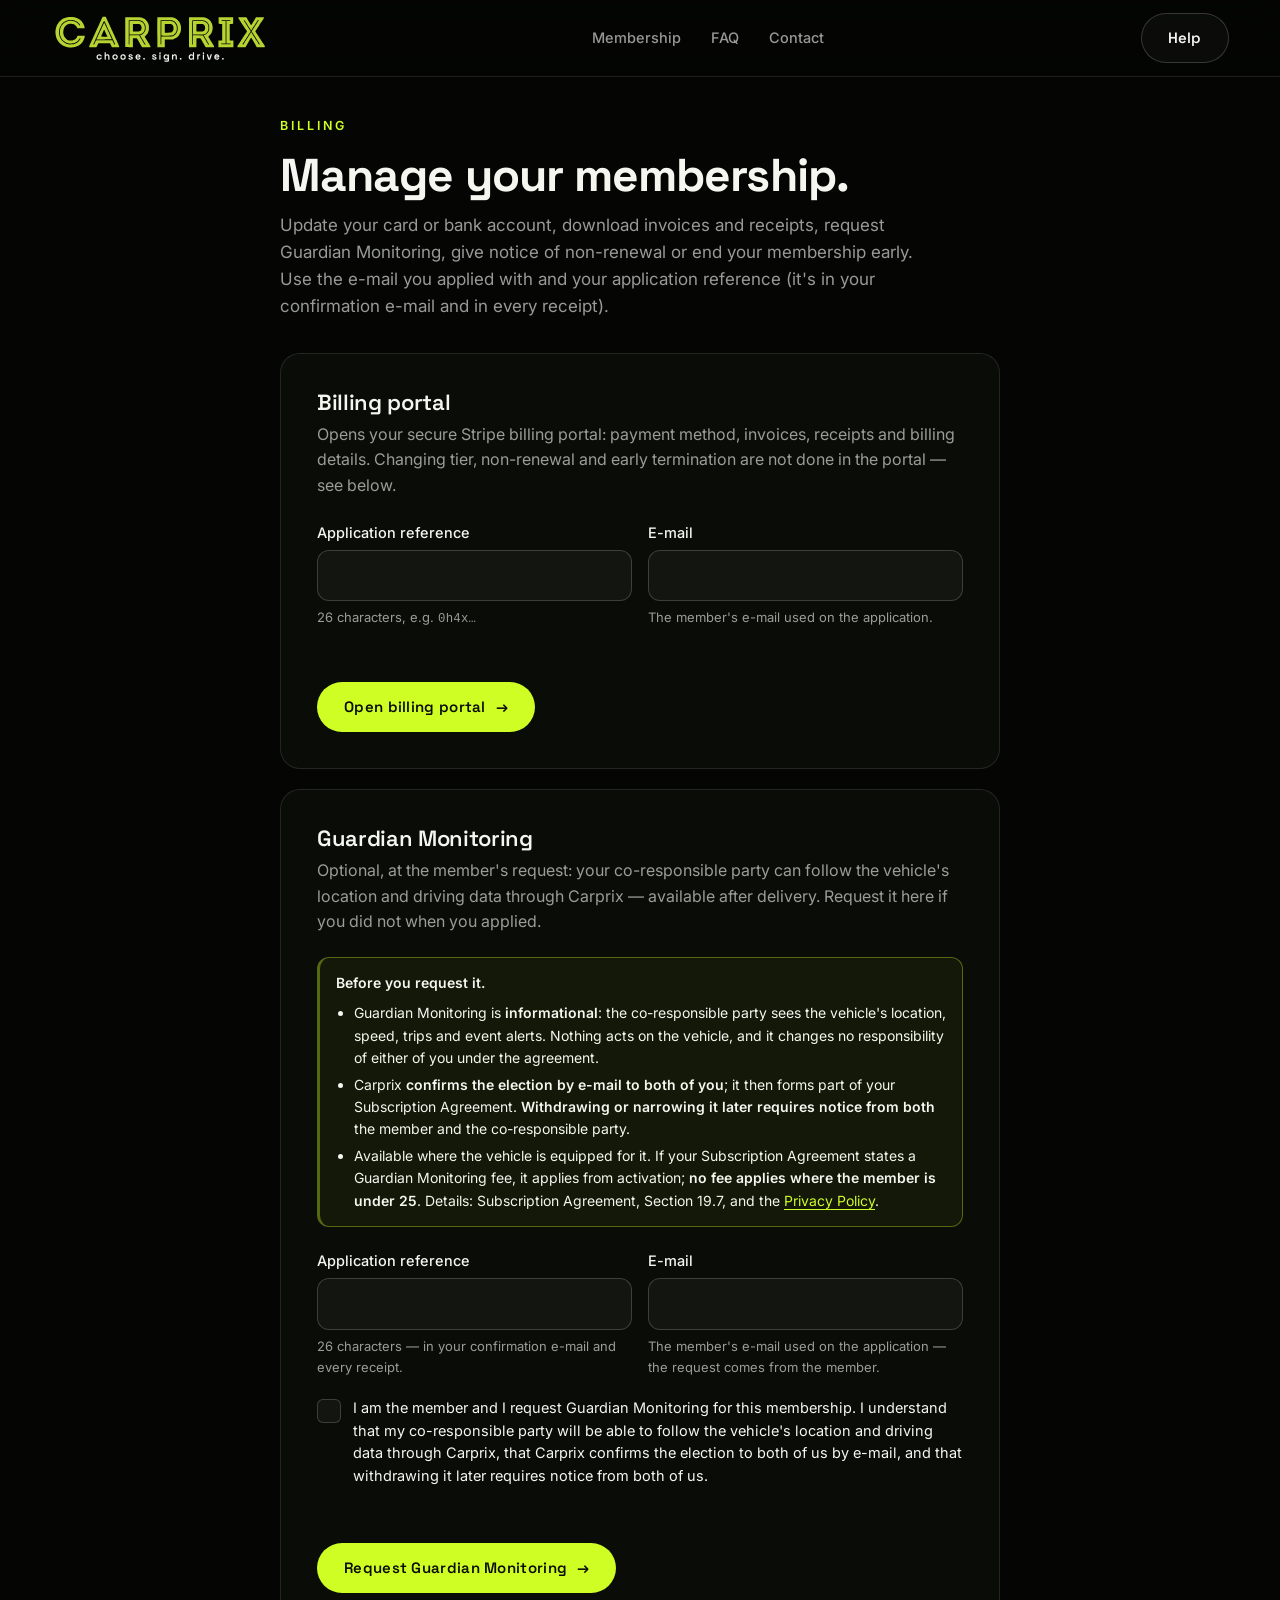
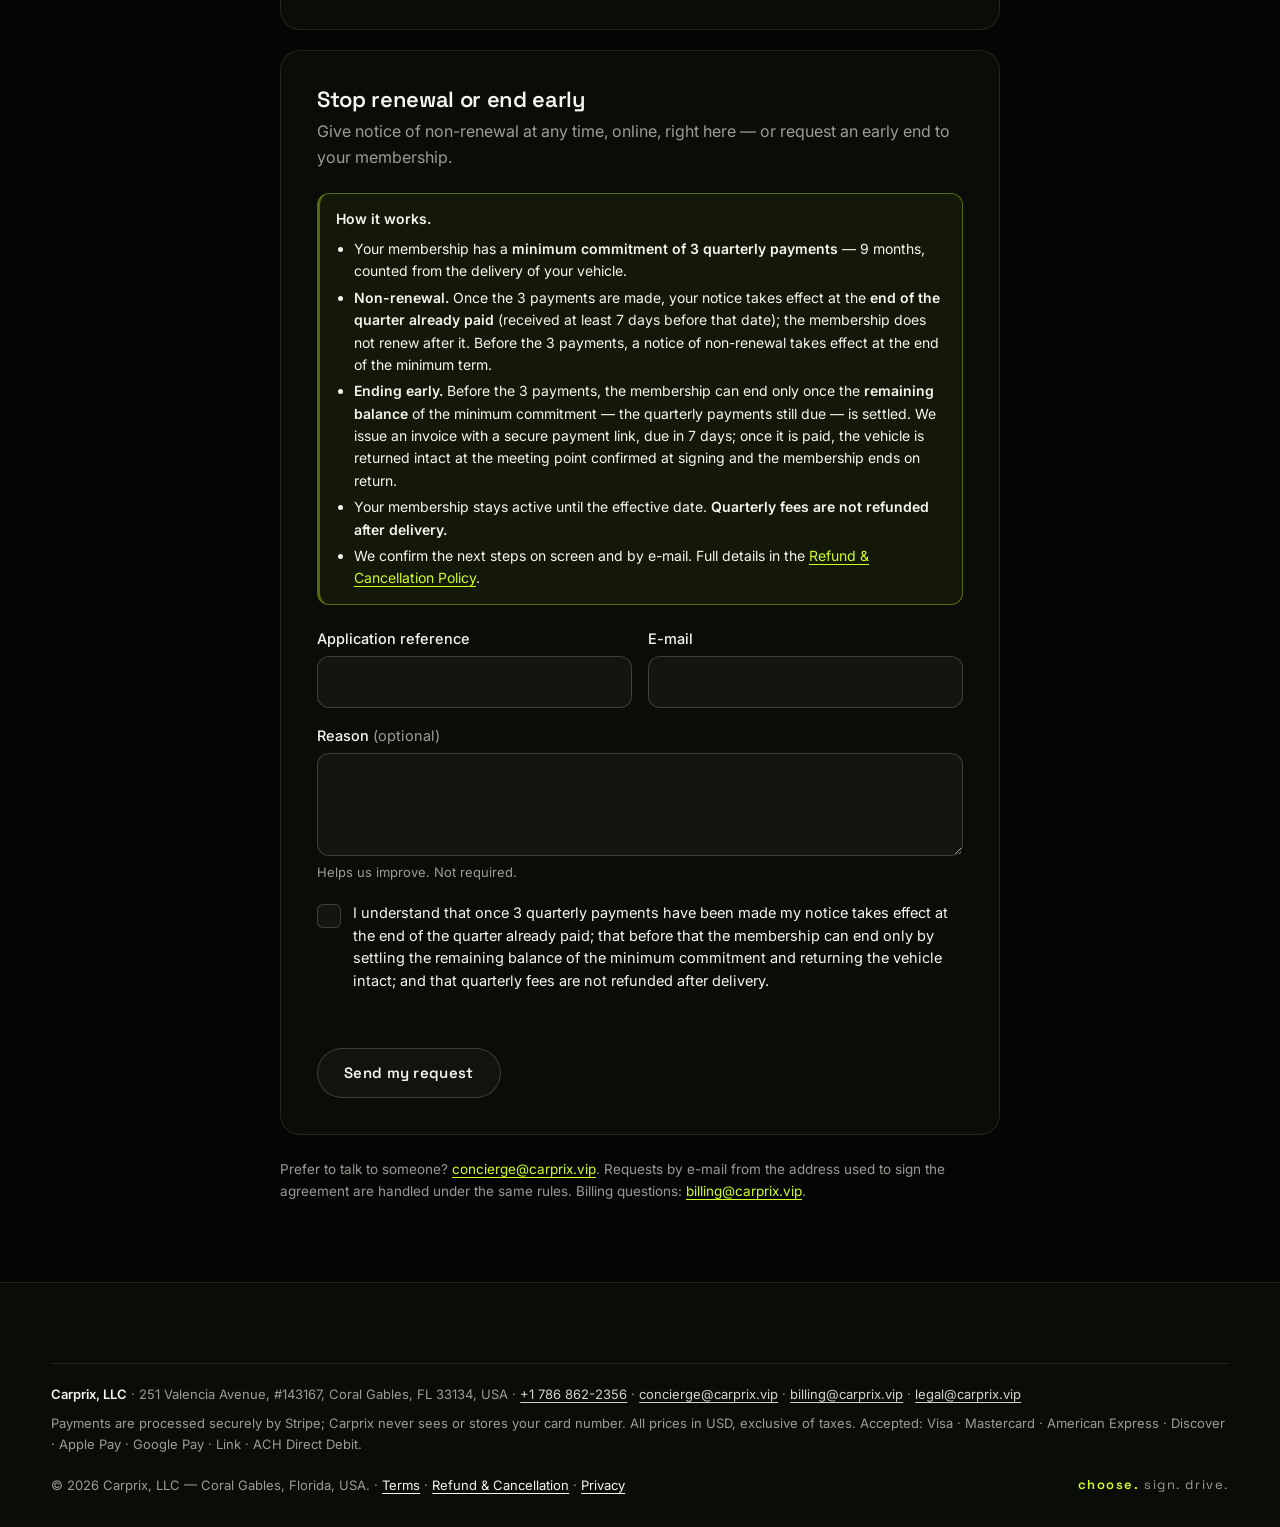
<file: billing/manage.html>
<!DOCTYPE html>
<html lang="en">
<head>
<meta charset="UTF-8">
<meta name="viewport" content="width=device-width, initial-scale=1.0">
<title>Manage billing — Carprix</title>
<meta name="description" content="Update your payment method, download invoices, request Guardian Monitoring, give notice of non-renewal or end your Carprix membership early.">
<meta name="robots" content="noindex, follow">
<link rel="canonical" href="https://carprix.vip/billing/manage.html">
<meta name="theme-color" content="#050604">
<link rel="icon" type="image/png" sizes="32x32" href="/assets/favicon-32.png">
<link rel="icon" type="image/png" sizes="64x64" href="/assets/favicon-64.png">
<link rel="apple-touch-icon" href="/assets/apple-touch-icon.png">
<link rel="preconnect" href="https://fonts.googleapis.com">
<link rel="preconnect" href="https://fonts.gstatic.com" crossorigin>
<link href="https://fonts.googleapis.com/css2?family=Space+Grotesk:wght@500;600;700&family=Inter:wght@400;500;600&display=swap" rel="stylesheet">
<link rel="stylesheet" href="/css/carprix.css?v=8">
</head>
<body>
<a class="skip-link" href="#main">Skip to content</a>

<header class="header header--solid">
  <div class="container nav">
    <a class="brand" href="/" aria-label="Carprix — home">
      <picture>
        <!-- Vector wordmark (2026-09-03): the mark as designed on ≥ 2 dppx screens; on 1× screens the same drawing with the inline
             widened 3 → 5 px and the tagline +1 px so the detail survives at 44–48 px (design/brand/logo/). Same viewBox. -->
        <source srcset="/assets/logo-wordmark.svg?v=7" type="image/svg+xml" media="(-webkit-min-device-pixel-ratio: 2), (min-resolution: 2dppx)">
        <img src="/assets/logo-wordmark-1x.svg?v=7" alt="CARPRIX — choose. sign. drive." width="1756" height="376">
      </picture>
    </a>
    <nav class="nav-links" id="navLinks" aria-label="Main navigation">
      <a href="/#membership">Membership</a>
      <a href="/#faq">FAQ</a>
      <a href="/#contact">Contact</a>
    </nav>
    <a class="btn btn-ghost" href="mailto:concierge@carprix.vip?subject=Carprix%20billing">Help</a>
    <button class="menu-toggle" type="button" id="menuToggle" aria-label="Open menu" aria-expanded="false" aria-controls="navLinks">
      <svg class="ico-open" viewBox="0 0 24 24" fill="none" stroke="currentColor" stroke-width="2" stroke-linecap="round" aria-hidden="true"><path d="M4 7h16M4 12h16M4 17h16"/></svg>
      <svg class="ico-close" viewBox="0 0 24 24" fill="none" stroke="currentColor" stroke-width="2" stroke-linecap="round" aria-hidden="true"><path d="M6 6l12 12M18 6L6 18"/></svg>
    </button>
  </div>
</header>

<main id="main" class="page">
  <div class="container container--narrow">

    <div class="page-head">
      <div class="kicker">Billing</div>
      <h1>Manage your membership.</h1>
      <p>Update your card or bank account, download invoices and receipts, request Guardian Monitoring, give notice of non-renewal or end your membership early. Use the e-mail you applied with and your application reference (it's in your confirmation e-mail and in every receipt).</p>
    </div>

    <!-- Membership overview — only with ?app= in the URL; GET /status returns no personal data -->
    <section class="card" id="overview" aria-labelledby="overview-title" aria-live="polite" hidden>
      <h2 id="overview-title">Your membership</h2>
      <p id="ov-lead">Loading the status of your application…</p>
      <p><span class="badge" id="ov-badge" hidden></span></p>
      <dl class="overview" id="ov-kv" hidden></dl>
      <div class="card__actions" id="ov-actions" hidden>
        <a class="btn btn-lime" id="ov-invoice" href="#" hidden target="_blank" rel="noopener">Pay the remaining balance <span class="arr" aria-hidden="true">→</span></a>
        <a class="btn btn-ghost" id="ov-continue" href="/billing/continue.html">Application status</a>
      </div>
    </section>

    <!-- Billing portal -->
    <section class="card" aria-labelledby="portal-title">
      <h2 id="portal-title">Billing portal</h2>
      <p>Opens your secure Stripe billing portal: payment method, invoices, receipts and billing details. Changing tier, non-renewal and early termination are not done in the portal — see below.</p>
      <form id="portalForm" class="form" novalidate>
        <div class="fields">
          <div class="field" id="f-app">
            <label class="field__label" for="app">Application reference</label>
            <input class="input mono" id="app" name="application_id" type="text" autocomplete="off" autocapitalize="off" spellcheck="false" maxlength="40" required aria-describedby="hint-app err-app">
            <p class="field__hint" id="hint-app">26 characters, e.g. <span class="mono">0h4x…</span></p>
            <p class="field__error" id="err-app">Enter your 26-character application reference.</p>
          </div>
          <div class="field" id="f-email">
            <label class="field__label" for="email">E-mail</label>
            <input class="input" id="email" name="email" type="email" autocomplete="email" inputmode="email" required maxlength="254" aria-describedby="hint-email err-email">
            <p class="field__hint" id="hint-email">The member's e-mail used on the application.</p>
            <p class="field__error" id="err-email">Enter a valid e-mail address.</p>
          </div>
        </div>
        <div class="notice notice--error" id="portalNotice" hidden></div>
        <div class="card__actions">
          <button class="btn btn-lime" type="submit" id="portalBtn">Open billing portal <span class="arr" aria-hidden="true">→</span></button>
        </div>
      </form>
    </section>

    <!-- Guardian Monitoring request (POST /guardian-monitoring, D16 — optional, at the member's request) -->
    <section class="card" aria-labelledby="gm-title">
      <h2 id="gm-title">Guardian Monitoring</h2>
      <p>Optional, at the member's request: your co-responsible party can follow the vehicle's location and driving data through Carprix — available after delivery. Request it here if you did not when you applied.</p>
      <div class="disclosure">
        <strong>Before you request it.</strong>
        <ul>
          <li>Guardian Monitoring is <strong>informational</strong>: the co-responsible party sees the vehicle's location, speed, trips and event alerts. Nothing acts on the vehicle, and it changes no responsibility of either of you under the agreement.</li>
          <li>Carprix <strong>confirms the election by e-mail to both of you</strong>; it then forms part of your Subscription Agreement. <strong>Withdrawing or narrowing it later requires notice from both</strong> the member and the co-responsible party.</li>
          <li>Available where the vehicle is equipped for it. If your Subscription Agreement states a Guardian Monitoring fee, it applies from activation; <strong>no fee applies where the member is under 25</strong>. Details: Subscription Agreement, Section 19.7, and the <a href="/privacy/">Privacy Policy</a>.</li>
        </ul>
      </div>
      <p class="gm-note" id="gmStatus" hidden><svg viewBox="0 0 24 24" fill="none" stroke="currentColor" stroke-width="1.8" stroke-linecap="round" stroke-linejoin="round" aria-hidden="true"><path d="M12 3 4.5 6v5.2c0 4.6 3.1 8.5 7.5 9.8 4.4-1.3 7.5-5.2 7.5-9.8V6L12 3z"/><path d="m9 12 2 2 4-4.5"/></svg><span></span></p>
      <form id="gmForm" class="form mt-22" novalidate>
        <div class="fields">
          <div class="field" id="f-gapp">
            <label class="field__label" for="gapp">Application reference</label>
            <input class="input mono" id="gapp" name="application_id" type="text" autocomplete="off" autocapitalize="off" spellcheck="false" maxlength="40" required aria-describedby="hint-gapp err-gapp">
            <p class="field__hint" id="hint-gapp">26 characters — in your confirmation e-mail and every receipt.</p>
            <p class="field__error" id="err-gapp">Enter your 26-character application reference.</p>
          </div>
          <div class="field" id="f-gemail">
            <label class="field__label" for="gemail">E-mail</label>
            <input class="input" id="gemail" name="email" type="email" autocomplete="email" inputmode="email" required maxlength="254" aria-describedby="hint-gemail err-gemail">
            <p class="field__hint" id="hint-gemail">The member's e-mail used on the application — the request comes from the member.</p>
            <p class="field__error" id="err-gemail">Enter a valid e-mail address.</p>
          </div>
          <div class="field field--full" id="f-gconfirm">
            <label class="check">
              <input type="checkbox" id="gconfirm" name="confirm" required aria-describedby="err-gconfirm">
              <span>I am the member and I request Guardian Monitoring for this membership. I understand that my co-responsible party will be able to follow the vehicle's location and driving data through Carprix, that Carprix confirms the election to both of us by e-mail, and that withdrawing it later requires notice from both of us.</span>
            </label>
            <p class="field__error" id="err-gconfirm">Please confirm the request to continue.</p>
          </div>
        </div>
        <div class="notice" id="gmNotice" hidden></div>
        <div class="card__actions">
          <button class="btn btn-lime" type="submit" id="gmBtn">Request Guardian Monitoring <span class="arr" aria-hidden="true">→</span></button>
        </div>
      </form>
    </section>

    <!-- Non-renewal / early termination (POST /cancel-request) -->
    <section class="card" aria-labelledby="cancel-title">
      <h2 id="cancel-title">Stop renewal or end early</h2>
      <p>Give notice of non-renewal at any time, online, right here — or request an early end to your membership.</p>
      <div class="disclosure">
        <strong>How it works.</strong>
        <ul>
          <li>Your membership has a <strong>minimum commitment of 3 quarterly payments</strong> — 9 months, counted from the delivery of your vehicle.</li>
          <li><strong>Non-renewal.</strong> Once the 3 payments are made, your notice takes effect at the <strong>end of the quarter already paid</strong> (received at least 7 days before that date); the membership does not renew after it. Before the 3 payments, a notice of non-renewal takes effect at the end of the minimum term.</li>
          <li><strong>Ending early.</strong> Before the 3 payments, the membership can end only once the <strong>remaining balance</strong> of the minimum commitment — the quarterly payments still due — is settled. We issue an invoice with a secure payment link, due in 7 days; once it is paid, the vehicle is returned intact at the meeting point confirmed at signing and the membership ends on return.</li>
          <li>Your membership stays active until the effective date. <strong>Quarterly fees are not refunded after delivery.</strong></li>
          <li>We confirm the next steps on screen and by e-mail. Full details in the <a href="/refund-policy/">Refund &amp; Cancellation Policy</a>.</li>
        </ul>
      </div>
      <!-- D24 (v0.3.8): prepaid memberships have nothing to cancel — shown instead of the form -->
      <div class="notice notice--info mt-22" id="prepaidNote" role="status" hidden>
        <svg viewBox="0 0 24 24" fill="none" stroke="currentColor" stroke-width="2" stroke-linecap="round" stroke-linejoin="round" aria-hidden="true"><circle cx="12" cy="12" r="10"/><path d="M12 8v4m0 4h.01"/></svg>
        <div><strong>Your membership is prepaid for the full term and does not renew.</strong> It ends 9 months after the delivery of your vehicle (the date shows above once delivered), when the vehicle is returned at the meeting point confirmed at signing — nothing to cancel. To return the vehicle earlier, write to <a href="mailto:concierge@carprix.vip">concierge@carprix.vip</a>; the prepaid amount is not refunded.</div>
      </div>
      <form id="cancelForm" class="form mt-22" novalidate>
        <div class="fields">
          <div class="field" id="f-capp">
            <label class="field__label" for="capp">Application reference</label>
            <input class="input mono" id="capp" name="application_id" type="text" autocomplete="off" autocapitalize="off" spellcheck="false" maxlength="40" required aria-describedby="err-capp">
            <p class="field__error" id="err-capp">Enter your 26-character application reference.</p>
          </div>
          <div class="field" id="f-cemail">
            <label class="field__label" for="cemail">E-mail</label>
            <input class="input" id="cemail" name="email" type="email" autocomplete="email" inputmode="email" required maxlength="254" aria-describedby="err-cemail">
            <p class="field__error" id="err-cemail">Enter a valid e-mail address.</p>
          </div>
          <div class="field field--full">
            <label class="field__label" for="reason">Reason <span class="opt">(optional)</span></label>
            <textarea class="input" id="reason" name="reason" maxlength="1000" rows="3" aria-describedby="hint-reason"></textarea>
            <p class="field__hint" id="hint-reason">Helps us improve. Not required.</p>
          </div>
          <div class="field field--full" id="f-confirm">
            <label class="check">
              <input type="checkbox" id="confirm" name="confirm" required aria-describedby="err-confirm">
              <span>I understand that once 3 quarterly payments have been made my notice takes effect at the end of the quarter already paid; that before that the membership can end only by settling the remaining balance of the minimum commitment and returning the vehicle intact; and that quarterly fees are not refunded after delivery.</span>
            </label>
            <p class="field__error" id="err-confirm">Please confirm you understand when your request takes effect.</p>
          </div>
        </div>
        <div class="notice" id="cancelNotice" hidden></div>
        <div class="card__actions">
          <button class="btn btn-ghost" type="submit" id="cancelBtn">Send my request</button>
        </div>
      </form>
    </section>

    <p class="fine mt-24">Prefer to talk to someone? <a href="mailto:concierge@carprix.vip?subject=Carprix%20billing">concierge@carprix.vip</a>. Requests by e-mail from the address used to sign the agreement are handled under the same rules. Billing questions: <a href="mailto:billing@carprix.vip">billing@carprix.vip</a>.</p>

  </div>
</main>

<footer class="footer">
  <div class="container">
    <!-- D26/S5 (2026-09-09): company identification, contact and payment-security details (Stripe website checklist). -->
    <div class="foot-legal">
      <p><strong>Carprix, LLC</strong> · 251 Valencia Avenue, #143167, Coral Gables, FL 33134, USA · <a href="tel:+17868622356">+1 786 862-2356</a> · <a href="mailto:concierge@carprix.vip">concierge@carprix.vip</a> · <a href="mailto:billing@carprix.vip">billing@carprix.vip</a> · <a href="mailto:legal@carprix.vip">legal@carprix.vip</a></p>
      <p>Payments are processed securely by Stripe; Carprix never sees or stores your card number. All prices in USD, exclusive of taxes. Accepted: Visa · Mastercard · American Express · Discover · Apple Pay · Google Pay · Link · ACH Direct Debit.</p>
    </div>
    <div class="foot-bottom foot-bottom--solo">
      <span>© 2026 Carprix, LLC — Coral Gables, Florida, USA. · <a href="/terms/">Terms</a> · <a href="/refund-policy/">Refund &amp; Cancellation</a> · <a href="/privacy/">Privacy</a></span>
      <span class="tag"><b>choose.</b> sign. drive.</span>
    </div>
  </div>
</footer>

<script src="/js/site.js" defer></script>
<script src="/js/billing.js" defer></script>
<script>
(function () {
  'use strict';
  document.addEventListener('DOMContentLoaded', function () {
    var CB = window.CarprixBilling;
    var $ = function (id) { return document.getElementById(id); };
    var app = String(CB.ui.qs('app') || '').trim().toLowerCase();
    if (CB.isAppId(app)) { $('app').value = app; $('capp').value = app; $('gapp').value = app; }

    // Keep the reference/e-mail fields of the three forms in sync (one identity, three actions)
    function sync(ids) { ids.forEach(function (a) { $(a).addEventListener('input', function () { ids.forEach(function (b) { if (b !== a) $(b).value = $(a).value; }); }); }); }
    sync(['app', 'capp', 'gapp']); sync(['email', 'cemail', 'gemail']);

    var DEFAULT_ERR = {};
    function mark(fieldId, invalid, message) {
      var f = $(fieldId); f.classList.toggle('is-invalid', invalid);
      var input = f.querySelector('.input, input'); if (input && input.type !== 'checkbox') input.setAttribute('aria-invalid', invalid ? 'true' : 'false');
      var e = f.querySelector('.field__error'); if (e) { if (!DEFAULT_ERR[fieldId]) DEFAULT_ERR[fieldId] = e.textContent; e.textContent = (invalid && message) ? message : DEFAULT_ERR[fieldId]; }
    }
    function validId(v) { return CB.isAppId(String(v || '').trim().toLowerCase()); }
    document.addEventListener('input', function (e) { var f = e.target.closest('.field'); if (f && f.classList.contains('is-invalid')) mark(f.id, false); });

    // ---- Membership overview (GET /status — no personal data) ----
    function kv(el, rows) {
      el.innerHTML = ''; var n = 0;
      rows.forEach(function (r) {
        if (!r || !r[1]) return;
        var div = document.createElement('div'), dt = document.createElement('dt'), dd = document.createElement('dd');
        dt.textContent = r[0]; dd.textContent = r[1]; div.appendChild(dt); div.appendChild(dd); el.appendChild(div); n += 1;
      });
      el.hidden = n === 0;
    }
    function when(o) { return o ? (o.scheduled_at || o.scheduled_for) : null; } // v0.3.1 name, v0.3 alias
    var TIER_LABEL = { alfa: 'ALFA', bravo: 'BRAVO', delta: 'DELTA' };
    var KYC_LABEL = { pending: 'In review', approved: 'Approved', rejected: 'Needs attention — contact the concierge' };
    var STATUS = {
      awaiting_payment: ['Awaiting first payment', '', 'Your application is registered; the first quarter has not been paid yet.'],
      processing_payment: ['Bank payment processing', '', 'Your bank debit is clearing (up to 4 business days).'],
      paid_awaiting_contract: ['Awaiting signatures', '', 'First quarter paid. The Subscription Agreement is signed by you first, then by your co-responsible party.'],
      contract_signed: ['Compliance review', '', 'Agreement signed. We are completing the compliance review — identity, licence, insurance.'],
      kyc_review: ['Compliance review', '', 'Agreement signed. Compliance review in progress — identity, licence, insurance.'],
      delivery_scheduled: ['Cleared for delivery', 'ok', 'Our concierge confirms the handover at the meeting point confirmed at signing.'],
      active: ['Active', 'ok', 'Your membership is active.'],
      past_due: ['Payment past due', 'warn', 'Update your payment method in the billing portal to keep your membership active.'],
      unpaid: ['Suspended — payment outstanding', 'warn', 'Your membership is suspended until the outstanding quarter is paid.'],
      canceling: ['Non-renewal registered', '', 'Your membership ends at the end of the current paid period; the vehicle is returned at the meeting point confirmed at signing.'],
      termination_pending_payment: ['Early termination — balance due', 'warn', 'The remaining balance of the minimum commitment must be settled before the membership can end.'],
      termination_pending_return: ['Early termination — awaiting return', '', 'Balance settled. The membership ends when the vehicle is returned intact at the meeting point confirmed at signing.'],
      terminated: ['Ended', '', 'This membership has ended.'],
      refused: ['Not accepted', 'warn', 'After review, Carprix could not accept this application. Any payment made is refunded in full to the original payment method.'],
      canceled: ['Ended', '', 'This membership has ended.'],
    };
    function loadOverview(id) {
      var box = $('overview'); box.hidden = false;
      $('ov-continue').href = CB.ui.pageUrl('/billing/continue.html', { app: id });
      CB.status(id).then(function (d) {
        var s = String(d.status || ''), st = STATUS[s] || ['Your membership', '', ''];
        var v = d.vehicle || {}, dl = d.delivery || {}, rt = d['return'] || {}, term = d.termination || {}, cm = d.commitment || {};
        var tier = TIER_LABEL[String(d.tier || '').toLowerCase()];
        $('ov-lead').textContent = st[2] || '';
        var badge = $('ov-badge'); badge.textContent = st[0]; badge.className = 'badge' + (st[1] ? ' badge--' + st[1] : ''); badge.hidden = false;
        var prepaid = d.billing === 'launch_prepay' || (cm && cm.prepaid === true);
        var rows = [
          ['Tier', tier ? tier + (v.model ? '' : ' — see the vehicles on carprix.vip') : ''],
          ['Billing', prepaid ? 'Launch offer — full term prepaid in one payment (' + (cm.discount_pct || 20) + '% off) · no renewal' : (s === 'awaiting_payment' ? '' : 'Quarterly · renews automatically after the 3rd payment')],
          ['Vehicle', v.model], ['Registered in', CB.ui.countryName(v.jurisdiction)],
          ['Payments made', (function () { if (prepaid) return s === 'awaiting_payment' ? '' : (cm.prepaid_amount ? CB.ui.formatUsd(cm.prepaid_amount) + ' — full term paid' : 'Full term paid'); var n = typeof cm.periods_paid === 'number' ? cm.periods_paid : (d.payment && d.payment.periods_paid); return typeof n === 'number' && s !== 'awaiting_payment' ? n + ' of ' + (cm.min_payments || 3) + ' minimum' : ''; })()],
          ['Paid through', CB.ui.formatDate(d.payment && d.payment.paid_through)],
          ['Compliance review', (s === 'contract_signed' || s === 'kyc_review') ? (KYC_LABEL[d.kyc_status] || '') : ''],
          ['Handover meeting point', dl.meeting_point], ['Handover scheduled', dl.delivered_at ? '' : CB.ui.formatDateTime(when(dl))],
          ['Delivered', CB.ui.formatDate(dl.delivered_at)], [prepaid ? 'Membership ends (no renewal)' : 'Minimum term runs to', CB.ui.formatDate(dl.term_end || (cm && cm.term_end))],
          ['Membership ends', d.cancel && d.cancel.effective_at ? CB.ui.formatDate(d.cancel.effective_at) : ''],
          ['Remaining balance', s === 'termination_pending_payment' ? CB.ui.formatUsd(d.balance_due) : ''], ['Invoice due', s === 'termination_pending_payment' ? CB.ui.formatDate(term.due_at) : ''],
          ['Balance paid', CB.ui.formatDate(term.balance_paid_at)],
          ['Return meeting point', rt.meeting_point], ['Return scheduled', rt.returned_at ? '' : CB.ui.formatDateTime(when(rt))], ['Returned', CB.ui.formatDate(rt.returned_at)],
          // Guardian Monitoring (D16): "Not requested" is shown only while the membership is open; requested/active/declined always
          ['Guardian Monitoring', (CB.gm.view(d).status !== 'not_requested' || ['terminated', 'refused', 'canceled'].indexOf(s) === -1) ? CB.gm.label(d) : ''],
        ];
        kv($('ov-kv'), rows);
        $('prepaidNote').hidden = !prepaid; $('cancelForm').hidden = prepaid;
        CB.ui.renderGmNote($('gmStatus'), d, s);
        var inv = $('ov-invoice');
        if (s === 'termination_pending_payment' && CB.isInvoiceUrl(d.hosted_invoice_url)) { inv.href = d.hosted_invoice_url; inv.hidden = false; } else { inv.hidden = true; inv.removeAttribute('href'); }
        $('ov-actions').hidden = false;
      }).catch(function (err) {
        $('ov-lead').textContent = err.status === 404 ? 'We could not find an application with this reference. Check the link in your e-mail.' : 'We could not load the status right now — the forms below still work.';
      });
    }
    if (CB.isAppId(app)) loadOverview(app);

    // ---- Billing portal ----
    $('portalForm').addEventListener('submit', function (ev) {
      ev.preventDefault();
      var notice = $('portalNotice'); CB.ui.hideNotice(notice);
      var id = $('app').value.trim().toLowerCase(), email = $('email').value.trim();
      var bad = null;
      mark('f-app', !validId(id)); if (!validId(id)) bad = bad || $('app');
      mark('f-email', !CB.isEmail(email)); if (!CB.isEmail(email)) bad = bad || $('email');
      if (bad) { bad.focus(); return; }
      var btn = $('portalBtn'); CB.ui.setBusy(btn, true, 'Opening the billing portal…');
      CB.portal({ application_id: id, email: email }).then(function (d) { window.location.assign(d.url); })
        .catch(function (err) {
          CB.ui.setBusy(btn, false);
          var msg = err.message;
          if (err.status === 409) msg = 'There is no billing account for this application yet — the first quarter hasn\'t been paid. Continue your application to pay it.';
          CB.ui.showNotice(notice, msg, 'error');
          if (err.status === 409) { var a = document.createElement('a'); a.href = CB.ui.pageUrl('/billing/continue.html', { app: id }); a.textContent = 'Continue your application'; notice.lastElementChild.appendChild(document.createTextNode(' ')); notice.lastElementChild.appendChild(a); }
          if (err.status === 403) { mark('f-email', true, 'This e-mail does not match the application.'); $('email').focus(); }
          if (err.status === 404) { mark('f-app', true, 'We could not find an application with this reference.'); $('app').focus(); }
        });
    });

    // ---- Guardian Monitoring request (POST /guardian-monitoring — idempotent; explicit opt-in) ----
    $('gmForm').addEventListener('submit', function (ev) {
      ev.preventDefault();
      var notice = $('gmNotice'); CB.ui.hideNotice(notice);
      var id = $('gapp').value.trim().toLowerCase(), email = $('gemail').value.trim(), confirm = $('gconfirm').checked;
      var bad = null;
      mark('f-gapp', !validId(id)); if (!validId(id)) bad = bad || $('gapp');
      mark('f-gemail', !CB.isEmail(email)); if (!CB.isEmail(email)) bad = bad || $('gemail');
      mark('f-gconfirm', !confirm); if (!confirm) bad = bad || $('gconfirm');
      if (bad) { bad.focus(); return; }
      var btn = $('gmBtn'); CB.ui.setBusy(btn, true, 'Sending your request…');
      CB.guardianMonitoring(id, email).then(function (d) {
        CB.ui.setBusy(btn, false);
        var g = CB.gm.view(d), at = g.requested_at ? CB.ui.formatDate(g.requested_at) : '';
        var msg, kind = 'ok', label = 'Request sent';
        if (g.status === 'active') { msg = 'Guardian Monitoring is already active for this membership — your co-responsible party can follow the vehicle\'s location and driving data through Carprix.'; label = 'Already active'; }
        else if (g.status === 'declined') { msg = 'Guardian Monitoring could not be set up for this membership — our concierge has the details and will be in touch.'; kind = 'info'; label = 'See the concierge'; }
        else if (d.already_requested) { msg = 'Guardian Monitoring was already requested for this membership' + (at ? ' on ' + at : '') + '. No further action is needed — we confirm it with you and your co-responsible party by e-mail.'; kind = 'info'; label = 'Already requested'; }
        else { msg = 'Guardian Monitoring requested' + (at ? ' on ' + at : '') + '. We confirm the election to you and your co-responsible party by e-mail — before delivery if the vehicle has not yet been handed over.'; }
        CB.ui.showNotice(notice, msg, kind);
        btn.disabled = true; btn.textContent = label;
        notice.setAttribute('tabindex', '-1'); notice.focus();
        if (CB.isAppId(id)) loadOverview(id);
      }).catch(function (err) {
        CB.ui.setBusy(btn, false);
        var msg = err.message;
        if (err.status === 409) msg = 'This membership is closed, so Guardian Monitoring can no longer be requested. Contact the concierge if you think this is a mistake.';
        else if (err.status === 400 && err.code !== 'validation') msg = 'We could not register the request. Please try again or contact the concierge.';
        CB.ui.showNotice(notice, msg, err.status === 409 ? 'info' : 'error');
        if (err.status === 403) { mark('f-gemail', true, 'This e-mail does not match the application.'); $('gemail').focus(); }
        if (err.status === 404) { mark('f-gapp', true, 'We could not find an application with this reference.'); $('gapp').focus(); }
      });
    });

    // ---- Non-renewal / early termination request ----
    $('cancelForm').addEventListener('submit', function (ev) {
      ev.preventDefault();
      var notice = $('cancelNotice'); CB.ui.hideNotice(notice);
      var id = $('capp').value.trim().toLowerCase(), email = $('cemail').value.trim(), confirm = $('confirm').checked;
      var bad = null;
      mark('f-capp', !validId(id)); if (!validId(id)) bad = bad || $('capp');
      mark('f-cemail', !CB.isEmail(email)); if (!CB.isEmail(email)) bad = bad || $('cemail');
      mark('f-confirm', !confirm); if (!confirm) bad = bad || $('confirm');
      if (bad) { bad.focus(); return; }
      var btn = $('cancelBtn'); CB.ui.setBusy(btn, true, 'Sending your request…');
      function invoiceLink(url, label) {
        if (!CB.isInvoiceUrl(url)) return;
        var a = document.createElement('a'); a.href = url; a.target = '_blank'; a.rel = 'noopener'; a.className = 'btn btn-lime mt-16'; a.textContent = label || 'Pay the remaining balance';
        notice.lastElementChild.appendChild(document.createElement('br')); notice.lastElementChild.appendChild(a);
      }
      CB.cancelRequest({ application_id: id, email: email, reason: $('reason').value }).then(function (d) {
        CB.ui.setBusy(btn, false);
        btn.disabled = true; btn.textContent = 'Request sent';
        var msg;
        if (d.mode === 'early_termination') {
          var due = d.due_at ? CB.ui.formatDate(d.due_at) : '';
          var bal = typeof d.balance_due === 'number' ? CB.ui.formatUsd(d.balance_due) : '';
          msg = (d.message ? d.message + ' ' : '') + (bal ? 'Remaining balance: ' + bal + '. ' : '') + (due ? 'Invoice due: ' + due + '.' : '');
          CB.ui.showNotice(notice, msg.trim(), 'info');
          invoiceLink(d.hosted_invoice_url, 'Pay the remaining balance');
        } else {
          var when = CB.ui.formatDate(d.effective_at);
          msg = (d.message ? d.message + ' ' : '') + (when ? ('Effective date: ' + when + '.') : '');
          CB.ui.showNotice(notice, msg.trim() || 'Your notice of non-renewal is registered.', 'ok');
        }
        notice.setAttribute('tabindex', '-1'); notice.focus();
        if (CB.isAppId(id)) loadOverview(id);
      }).catch(function (err) {
        CB.ui.setBusy(btn, false);
        var msg = err.message;
        var det = err.details || {};
        var eff = det.effective_at ? CB.ui.formatDate(det.effective_at) : '';
        if (err.status === 409) {
          if (err.code === 'no_subscription') msg = 'There is no active membership for this application yet.';
          else if (err.code === 'prepaid_no_renewal') msg = err.message;
          else if (err.code === 'already_canceled') msg = 'This membership has already ended' + (eff ? ' (' + eff + ')' : '') + '.';
          else if (err.code === 'already_requested' || err.code === 'already_scheduled') msg = 'A notice of non-renewal is already registered for this membership' + (eff ? ' — effective ' + eff : '') + '. No further action is needed.';
          else if (err.code === 'termination_pending') msg = det.balance_paid ? 'Your early termination is in progress: the remaining balance is settled and the vehicle is returned at the meeting point confirmed at signing.'
            : det.hosted_invoice_url ? 'An early termination is already in progress for this membership. Settle the remaining balance with the invoice link to complete it.'
            : 'This membership is already scheduled to end. No further action is needed.';
        }
        CB.ui.showNotice(notice, msg, err.status === 409 ? 'info' : 'error');
        if (err.code === 'termination_pending' && !det.balance_paid) invoiceLink(det.hosted_invoice_url, 'Pay the remaining balance');
        if (err.status === 403) { mark('f-cemail', true, 'This e-mail does not match the application.'); $('cemail').focus(); }
        if (err.status === 404) { mark('f-capp', true, 'We could not find an application with this reference.'); $('capp').focus(); }
      });
    });
  });
})();
</script>
</body>
</html>
</file>
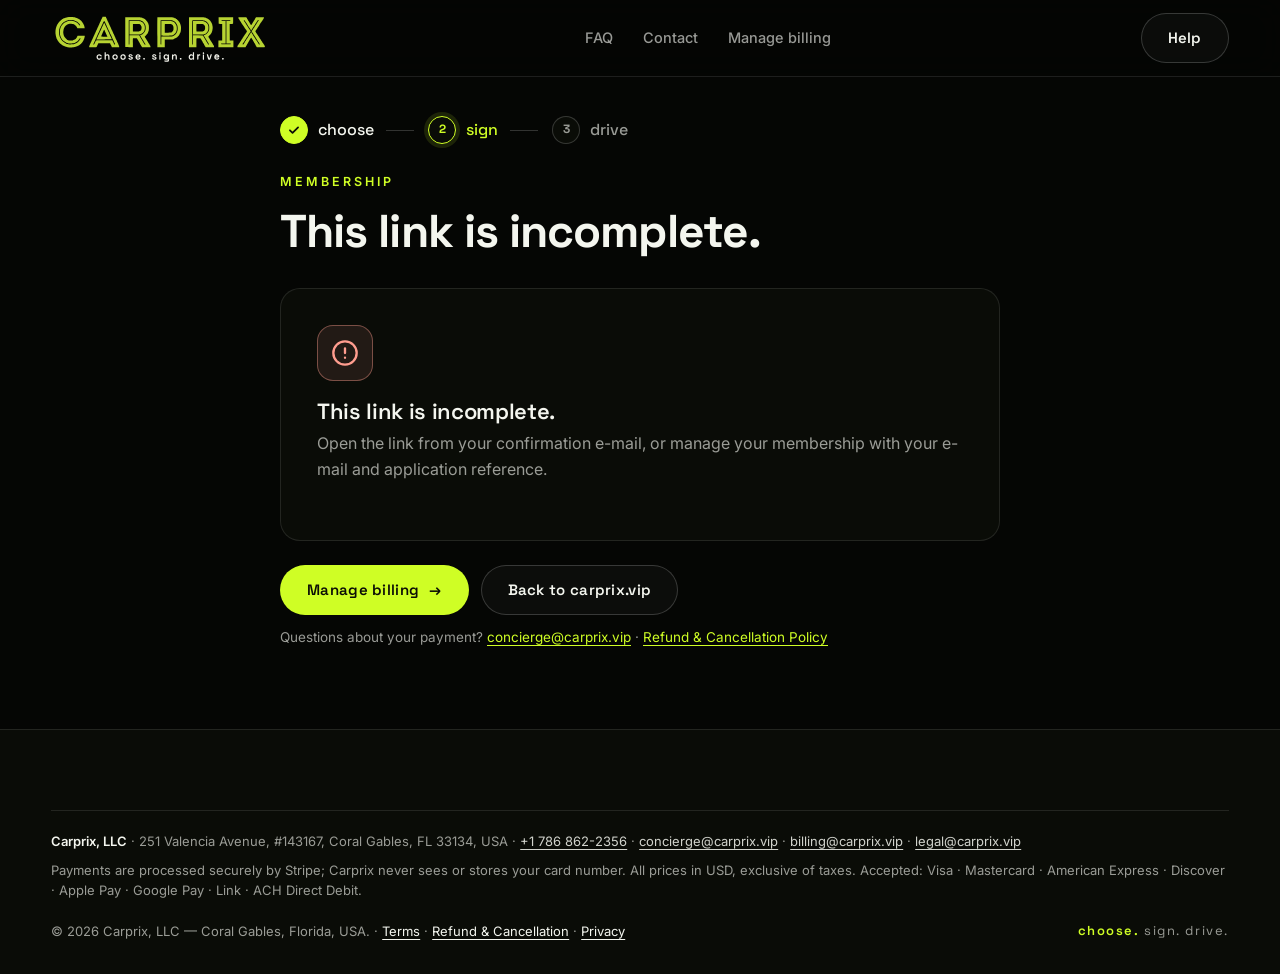
<file: billing/success.html>
<!DOCTYPE html>
<html lang="en">
<head>
<meta charset="UTF-8">
<meta name="viewport" content="width=device-width, initial-scale=1.0">
<title>Payment — Carprix</title>
<meta name="description" content="Confirmation of your first-quarter payment to Carprix and the next steps of your membership: agreement, compliance review and handover.">
<meta name="robots" content="noindex, nofollow">
<meta name="theme-color" content="#050604">
<link rel="icon" type="image/png" sizes="32x32" href="/assets/favicon-32.png">
<link rel="icon" type="image/png" sizes="64x64" href="/assets/favicon-64.png">
<link rel="apple-touch-icon" href="/assets/apple-touch-icon.png">
<link rel="preconnect" href="https://fonts.googleapis.com">
<link rel="preconnect" href="https://fonts.gstatic.com" crossorigin>
<link href="https://fonts.googleapis.com/css2?family=Space+Grotesk:wght@500;600;700&family=Inter:wght@400;500;600&display=swap" rel="stylesheet">
<link rel="stylesheet" href="/css/carprix.css?v=8">
</head>
<body>
<a class="skip-link" href="#main">Skip to content</a>

<header class="header header--solid">
  <div class="container nav">
    <a class="brand" href="/" aria-label="Carprix — home">
      <picture>
        <!-- Vector wordmark (2026-09-03): the mark as designed on ≥ 2 dppx screens; on 1× screens the same drawing with the inline
             widened 3 → 5 px and the tagline +1 px so the detail survives at 44–48 px (design/brand/logo/). Same viewBox. -->
        <source srcset="/assets/logo-wordmark.svg?v=7" type="image/svg+xml" media="(-webkit-min-device-pixel-ratio: 2), (min-resolution: 2dppx)">
        <img src="/assets/logo-wordmark-1x.svg?v=7" alt="CARPRIX — choose. sign. drive." width="1756" height="376">
      </picture>
    </a>
    <nav class="nav-links" id="navLinks" aria-label="Main navigation">
      <a href="/#faq">FAQ</a>
      <a href="/#contact">Contact</a>
      <a href="/billing/manage.html" id="navManage">Manage billing</a>
    </nav>
    <a class="btn btn-ghost" href="mailto:concierge@carprix.vip?subject=Carprix%20payment">Help</a>
    <button class="menu-toggle" type="button" id="menuToggle" aria-label="Open menu" aria-expanded="false" aria-controls="navLinks">
      <svg class="ico-open" viewBox="0 0 24 24" fill="none" stroke="currentColor" stroke-width="2" stroke-linecap="round" aria-hidden="true"><path d="M4 7h16M4 12h16M4 17h16"/></svg>
      <svg class="ico-close" viewBox="0 0 24 24" fill="none" stroke="currentColor" stroke-width="2" stroke-linecap="round" aria-hidden="true"><path d="M6 6l12 12M18 6L6 18"/></svg>
    </button>
  </div>
</header>

<main id="main" class="page">
  <div class="container container--narrow">

    <!-- Stepper: choose ✓ · sign (payment + signatures) · drive — "sign" is completed only once the agreement is signed -->
    <nav aria-label="Progress"><ol class="stepper">
      <li class="is-done"><span class="dot" aria-hidden="true"><svg viewBox="0 0 24 24" fill="none" stroke="currentColor" stroke-width="3" stroke-linecap="round" stroke-linejoin="round"><path d="m5 12.5 4.5 4.5L19 7.5"/></svg></span><span>choose<span class="visually-hidden"> — completed</span></span></li>
      <li aria-current="step" id="st-sign"><span class="dot" aria-hidden="true">2</span><span>sign</span></li>
      <li id="st-drive"><span class="dot" aria-hidden="true">3</span><span>drive</span></li>
    </ol></nav>

    <div class="page-head">
      <div class="kicker" id="tierLabel">Membership</div>
      <h1 id="title">Confirming your payment…</h1>
      <p id="lead">One moment — we're checking with Stripe. This usually takes a few seconds.</p>
      <!-- Guardian Monitoring (D16, v0.3.3): rendered from GET /status → guardian_monitoring { requested, requested_at?, status } -->
      <p class="gm-note" id="gmNote" hidden><svg viewBox="0 0 24 24" fill="none" stroke="currentColor" stroke-width="1.8" stroke-linecap="round" stroke-linejoin="round" aria-hidden="true"><path d="M12 3 4.5 6v5.2c0 4.6 3.1 8.5 7.5 9.8 4.4-1.3 7.5-5.2 7.5-9.8V6L12 3z"/><path d="m9 12 2 2 4-4.5"/></svg><span><strong>Guardian Monitoring requested</strong> — we will confirm it with you before delivery.</span></p>
    </div>

    <div id="view" aria-live="polite">

      <!-- Confirming (default / fallback while the webhook catches up) -->
      <section class="card" id="v-confirming">
        <div class="state-icon" aria-hidden="true"><svg viewBox="0 0 24 24" fill="none" stroke="currentColor" stroke-width="2" stroke-linecap="round" stroke-linejoin="round"><circle cx="12" cy="12" r="10"/><path d="M12 7v5l3 2"/></svg></div>
        <h2>Thanks — your checkout is complete.</h2>
        <p>We're confirming the payment with Stripe. You'll also receive a receipt by e-mail from Stripe on behalf of Carprix, LLC.</p>
        <p class="poll-note"><span class="spinner" aria-hidden="true"></span><span>Checking…</span></p>
      </section>

      <!-- Paid (card, or ACH cleared) -->
      <section class="card" id="v-paid" hidden>
        <div class="state-icon" aria-hidden="true"><svg viewBox="0 0 24 24" fill="none" stroke="currentColor" stroke-width="2" stroke-linecap="round" stroke-linejoin="round"><path d="m5 12.5 4.5 4.5L19 7.5"/></svg></div>
        <h2>Your first quarter is paid.</h2>
        <p>A receipt is on its way from Stripe on behalf of Carprix, LLC.</p>
        <dl class="kv" id="paidKv"></dl>
        <h3 class="card__sub" id="paidNextTitle">Next: sign the agreement</h3>
        <p id="paidNextText">You'll receive the Subscription Agreement by e-mail from DocuSign on behalf of Carprix — you sign first, then your co-responsible party. Delivery follows the signatures and the compliance review, within 30 days, at the meeting point confirmed at signing.</p>
        <dl class="overview" id="paidDetails" hidden></dl>
        <div class="card__actions">
          <a class="btn btn-lime" id="paidContinue" href="/billing/continue.html">Track your application <span class="arr" aria-hidden="true">→</span></a>
        </div>
      </section>

      <!-- ACH processing -->
      <section class="card" id="v-processing" hidden>
        <div class="state-icon" aria-hidden="true"><svg viewBox="0 0 24 24" fill="none" stroke="currentColor" stroke-width="2" stroke-linecap="round" stroke-linejoin="round"><path d="M3 10h18M5 6h14M7 14h10M9 18h6"/></svg></div>
        <h2>Bank debit in progress.</h2>
        <p>Your ACH payment has been submitted to your bank. Bank debits can take <strong>up to 4 business days</strong> to clear; we'll e-mail you as soon as it's confirmed. Nothing else is needed from you.</p>
        <h3 class="card__sub">Next: sign the agreement</h3>
        <p>Once the payment clears, the Subscription Agreement is sent from DocuSign — to you first, then to your co-responsible party. Delivery follows the signatures and the compliance review.</p>
      </section>

      <!-- Failed -->
      <section class="card" id="v-failed" hidden>
        <div class="state-icon state-icon--warn" aria-hidden="true"><svg viewBox="0 0 24 24" fill="none" stroke="currentColor" stroke-width="2" stroke-linecap="round" stroke-linejoin="round"><circle cx="12" cy="12" r="10"/><path d="M12 8v4m0 4h.01"/></svg></div>
        <h2>The payment didn't go through.</h2>
        <p id="failedText">Your bank or card issuer declined the payment. Nothing was charged. You can try again with another card or bank account — your application stays open.</p>
        <div class="card__actions">
          <a class="btn btn-lime" id="retryPay" href="/billing/continue.html">Try again <span class="arr" aria-hidden="true">→</span></a>
          <a class="btn btn-ghost" href="mailto:concierge@carprix.vip?subject=Carprix%20payment%20failed">Contact the concierge</a>
        </div>
      </section>

      <!-- Not paid yet (landed here without a completed checkout) / other membership states -->
      <section class="card" id="v-notpaid" hidden>
        <div class="state-icon" id="np-icon" aria-hidden="true"><svg viewBox="0 0 24 24" fill="none" stroke="currentColor" stroke-width="2" stroke-linecap="round" stroke-linejoin="round"><circle cx="12" cy="12" r="10"/><path d="M12 8v4m0 4h.01"/></svg></div>
        <h2 id="np-title">We don't see a payment yet.</h2>
        <p id="np-text">If you just paid, give it a minute and refresh this page. Otherwise, continue where you left off.</p>
        <dl class="overview" id="npDetails" hidden></dl>
        <div class="card__actions">
          <a class="btn btn-lime" id="npInvoice" href="#" hidden target="_blank" rel="noopener">Pay the remaining balance <span class="arr" aria-hidden="true">→</span></a>
          <a class="btn btn-lime" id="continueLink" href="/billing/continue.html">Continue your application <span class="arr" aria-hidden="true">→</span></a>
        </div>
      </section>

      <!-- Session only (no application id in the link) -->
      <section class="card" id="v-session" hidden>
        <div class="state-icon" aria-hidden="true"><svg viewBox="0 0 24 24" fill="none" stroke="currentColor" stroke-width="2" stroke-linecap="round" stroke-linejoin="round"><path d="m5 12.5 4.5 4.5L19 7.5"/></svg></div>
        <h2>Thanks — your checkout is complete.</h2>
        <p>You'll receive a receipt by e-mail from Stripe on behalf of Carprix, LLC, then the Subscription Agreement to sign (you first, then your co-responsible party). Bank debits (ACH) can take up to 4 business days to clear.</p>
      </section>

      <!-- Missing -->
      <section class="card" id="v-missing" hidden>
        <div class="state-icon state-icon--warn" aria-hidden="true"><svg viewBox="0 0 24 24" fill="none" stroke="currentColor" stroke-width="2" stroke-linecap="round" stroke-linejoin="round"><circle cx="12" cy="12" r="10"/><path d="M12 8v4m0 4h.01"/></svg></div>
        <h2>This link is incomplete.</h2>
        <p>Open the link from your confirmation e-mail, or manage your membership with your e-mail and application reference.</p>
      </section>
    </div>

    <div class="card__actions" id="actions" hidden>
      <a class="btn btn-lime" id="manageBtn" href="/billing/manage.html">Manage billing <span class="arr" aria-hidden="true">→</span></a>
      <a class="btn btn-ghost" href="/">Back to carprix.vip</a>
    </div>
    <div class="notice notice--error mt-16" id="notice" hidden></div>
    <p class="fine mt-20" id="refLine" hidden>Application reference: <span class="mono" id="refId"></span></p>
    <p class="fine mt-12">Questions about your payment? <a href="mailto:concierge@carprix.vip">concierge@carprix.vip</a> · <a href="/refund-policy/">Refund &amp; Cancellation Policy</a></p>

  </div>
</main>

<footer class="footer">
  <div class="container">
    <!-- D26/S5 (2026-09-09): company identification, contact and payment-security details (Stripe website checklist). -->
    <div class="foot-legal">
      <p><strong>Carprix, LLC</strong> · 251 Valencia Avenue, #143167, Coral Gables, FL 33134, USA · <a href="tel:+17868622356">+1 786 862-2356</a> · <a href="mailto:concierge@carprix.vip">concierge@carprix.vip</a> · <a href="mailto:billing@carprix.vip">billing@carprix.vip</a> · <a href="mailto:legal@carprix.vip">legal@carprix.vip</a></p>
      <p>Payments are processed securely by Stripe; Carprix never sees or stores your card number. All prices in USD, exclusive of taxes. Accepted: Visa · Mastercard · American Express · Discover · Apple Pay · Google Pay · Link · ACH Direct Debit.</p>
    </div>
    <div class="foot-bottom foot-bottom--solo">
      <span>© 2026 Carprix, LLC — Coral Gables, Florida, USA. · <a href="/terms/">Terms</a> · <a href="/refund-policy/">Refund &amp; Cancellation</a> · <a href="/privacy/">Privacy</a></span>
      <span class="tag"><b>choose.</b> sign. drive.</span>
    </div>
  </div>
</footer>

<script src="/js/site.js" defer></script>
<script src="/js/billing.js" defer></script>
<script>
(function () {
  'use strict';
  document.addEventListener('DOMContentLoaded', function () {
    var CB = window.CarprixBilling;
    var $ = function (id) { return document.getElementById(id); };
    var app = CB.ui.qs('app'), session = CB.ui.qs('session_id');
    var views = ['v-confirming', 'v-paid', 'v-processing', 'v-failed', 'v-notpaid', 'v-session', 'v-missing'];
    var TIER_LABEL = { alfa: 'ALFA', bravo: 'BRAVO', delta: 'DELTA' };
    var METHOD = { card: 'Card', us_bank_account: 'US bank account (ACH)', link: 'Link' };
    var KYC_LABEL = { pending: 'In review', approved: 'Approved', rejected: 'Needs attention — contact the concierge' };

    function show(id) { views.forEach(function (v) { $(v).hidden = v !== id; }); }
    function head(t, l) { $('title').textContent = t; $('lead').textContent = l || ''; document.title = t + ' — Carprix'; }
    function actions(on) { $('actions').hidden = !on; }
    function signDone() {
      var sign = $('st-sign');
      sign.className = 'is-done'; sign.removeAttribute('aria-current');
      sign.innerHTML = '<span class="dot" aria-hidden="true"><svg viewBox="0 0 24 24" fill="none" stroke="currentColor" stroke-width="3" stroke-linecap="round" stroke-linejoin="round"><path d="m5 12.5 4.5 4.5L19 7.5"/></svg></span><span>sign<span class="visually-hidden"> — completed</span></span>';
      $('st-drive').setAttribute('aria-current', 'step');
    }
    function kv(el, rows) {
      el.innerHTML = ''; var n = 0;
      rows.forEach(function (r) {
        if (!r || !r[1]) return;
        var div = document.createElement('div'), dt = document.createElement('dt'), dd = document.createElement('dd');
        dt.textContent = r[0]; dd.textContent = r[1]; div.appendChild(dt); div.appendChild(dd); el.appendChild(div); n += 1;
      });
      el.hidden = n === 0;
    }
    function when(o) { return o ? (o.scheduled_at || o.scheduled_for) : null; } // v0.3.1 name, v0.3 alias

    var hasApp = CB.isAppId(app), hasSession = CB.isSessionId(session);
    if (hasApp) {
      $('refId').textContent = app; $('refLine').hidden = false;
      $('manageBtn').href = $('navManage').href = CB.ui.pageUrl('/billing/manage.html', { app: app });
      $('retryPay').href = $('continueLink').href = $('paidContinue').href = CB.ui.pageUrl('/billing/continue.html', { app: app });
    }

    if (!hasApp && !hasSession) { show('v-missing'); head('This link is incomplete.', ''); actions(true); return; }

    if (!hasApp) {
      // Only a Checkout Session id: we can't query status, but the portal accepts the session
      show('v-session'); head('Thanks — checkout complete.', 'We\'re confirming your payment.'); actions(true);
      $('manageBtn').addEventListener('click', function (ev) {
        ev.preventDefault(); var btn = this; CB.ui.hideNotice($('notice'));
        CB.ui.setBusy(btn, true, 'Opening the billing portal…');
        CB.portal({ session_id: session }).then(function (d) { window.location.assign(d.url); })
          .catch(function (err) { CB.ui.setBusy(btn, false); CB.ui.showNotice($('notice'), err.message, 'error'); });
      });
      return;
    }

    // Poll a few times while Stripe's webhook is projected (conservative fallback = "confirming")
    var attempts = 0, MAX_ATTEMPTS = 12, timer = null;
    function render(d) {
      var tier = String(d.tier || '').toLowerCase();
      $('tierLabel').textContent = TIER_LABEL[tier] ? ('Membership · ' + TIER_LABEL[tier]) : 'Membership';
      var s = String(d.status || ''), p = d.payment || {}, ps = String(p.status || ''), c = d.contract || {};
      var dl = d.delivery || {}, rt = d['return'] || {}, v = d.vehicle || {}, term = d.termination || {}, kyc = String(d.kyc_status || '');
      CB.ui.renderGmNote($('gmNote'), d, s); // Guardian Monitoring (D16): requested / active / declined — from the API only
      var OTHER = {
        past_due: ['A payment is past due.', 'Update your payment method in the billing portal to keep your membership active.'],
        unpaid: ['A payment is outstanding.', 'Your membership is suspended until the outstanding quarter is paid. Update your payment method or contact the concierge.'],
        canceling: ['Non-renewal registered.', 'Your membership ends at the end of the current paid period' + (d.cancel && d.cancel.effective_at ? ' (' + CB.ui.formatDate(d.cancel.effective_at) + ')' : '') + '. The vehicle is returned at the meeting point confirmed at signing.'],
        termination_pending_payment: ['Early termination requested.', 'The remaining balance' + (typeof d.balance_due === 'number' ? ' of ' + CB.ui.formatUsd(d.balance_due) : '') + ' must be settled before the membership can end' + (term.due_at ? ' — invoice due ' + CB.ui.formatDate(term.due_at) : '') + '. Pay it with the invoice link below.'],
        termination_pending_return: ['Balance settled — thank you.', 'Your remaining balance is paid. The membership ends when the vehicle is returned intact at the meeting point confirmed at signing.'],
        terminated: ['Membership ended.', 'This membership has ended. Thank you for driving with Carprix.'],
        refused: ['Application not accepted.', 'After review, Carprix could not accept this application. Any payment made is refunded in full to the original payment method within 10 business days.'],
        canceled: ['Membership ended.', 'This membership has ended. Thank you for driving with Carprix.'],
      };
      // Membership states that are not part of the pay → sign → drive pipeline win over the generic "paid" fallback
      if (OTHER[s]) {
        signDone(); show('v-notpaid'); head(OTHER[s][0], ''); actions(s !== 'refused');
        $('np-title').textContent = (s === 'terminated' || s === 'canceled' || s === 'refused') ? 'Details' : 'What happens next'; $('np-text').textContent = OTHER[s][1];
        $('np-icon').className = 'state-icon' + ((s === 'past_due' || s === 'unpaid' || s === 'refused') ? ' state-icon--warn' : '');
        var rows = [['Vehicle', v.model]];
        if (s === 'termination_pending_payment') rows = rows.concat([['Remaining balance', CB.ui.formatUsd(d.balance_due)], ['Invoice due', CB.ui.formatDate(term.due_at)]]);
        if (s === 'termination_pending_return' || s === 'canceling') rows = rows.concat([['Return meeting point', rt.meeting_point], ['Return scheduled', CB.ui.formatDateTime(when(rt))]]);
        if (s === 'terminated' || s === 'canceled') rows = rows.concat([['Returned', CB.ui.formatDate(rt.returned_at || dl.returned_at)]]);
        kv($('npDetails'), rows);
        var inv = $('npInvoice');
        if (s === 'termination_pending_payment' && CB.isInvoiceUrl(d.hosted_invoice_url)) { inv.href = d.hosted_invoice_url; inv.hidden = false; } else { inv.hidden = true; inv.removeAttribute('href'); }
        $('continueLink').hidden = false; $('continueLink').innerHTML = 'Application status <span class="arr" aria-hidden="true">→</span>';
        return true;
      }
      var PAID = ['paid_awaiting_contract', 'contract_signed', 'kyc_review', 'delivery_scheduled', 'active'];
      if (PAID.indexOf(s) !== -1 || (ps === 'paid' && s !== 'processing_payment' && s !== 'awaiting_payment')) {
        show('v-paid'); head('Payment received.', 'Next: sign the agreement.'); actions(true);
        var kvEl = $('paidKv'); kvEl.innerHTML = '';
        function row(k, val) { if (!val) return; var div = document.createElement('div'); var dt = document.createElement('dt'); dt.textContent = k; var dd = document.createElement('dd'); dd.textContent = val; div.appendChild(dt); div.appendChild(dd); kvEl.appendChild(div); }
        row('Payment method', METHOD[p.method] || (p.method ? String(p.method) : ''));
        row('Paid through', CB.ui.formatDate(p.paid_through));
        row('Minimum commitment', '3 quarterly payments' + (typeof p.periods_paid === 'number' ? ' (' + p.periods_paid + ' of 3 paid)' : ''));
        var details = [];
        // The "next step" text follows the pipeline: sign → compliance review → delivery → active
        if (s === 'paid_awaiting_contract') {
          var next = c.next_signer || (!c.subscriber_signed ? 'subscriber' : 'cosigner');
          $('paidNextTitle').textContent = 'Next: sign the agreement';
          $('paidNextText').textContent = next === 'cosigner' ? 'Thanks for signing. Your co-responsible party has received the agreement by e-mail from DocuSign and signs next.'
            : 'You\'ll receive the Subscription Agreement by e-mail from DocuSign on behalf of Carprix — you sign first, then your co-responsible party. Delivery follows the signatures and the compliance review, within 30 days, at the meeting point confirmed at signing.';
        } else if (s === 'contract_signed' || s === 'kyc_review') {
          signDone(); head('Payment received.', 'Agreement signed — compliance review in progress.');
          $('paidNextTitle').textContent = 'Next: compliance review';
          $('paidNextText').textContent = kyc === 'rejected' ? 'We could not complete the compliance review with the documents received. Our concierge will contact you about the next steps.'
            : 'Both signatures are in. We\'re completing the compliance review — identity, driving licence and proof of insurance; then our concierge confirms your handover at the meeting point confirmed at signing.';
          details = [['Compliance review', KYC_LABEL[kyc] || ''], ['Vehicle', v.model], ['Handover meeting point', dl.meeting_point]];
        } else if (s === 'delivery_scheduled') {
          signDone(); head('Payment received.', 'Cleared for delivery.');
          $('paidNextTitle').textContent = 'Next: delivery';
          $('paidNextText').textContent = when(dl) ? 'Your handover is scheduled for ' + CB.ui.formatDateTime(when(dl)) + (dl.meeting_point ? ' at ' + dl.meeting_point : '') + '.' : 'Our concierge will confirm the handover of your vehicle' + (dl.meeting_point ? ' at ' + dl.meeting_point : ' at the meeting point confirmed at signing') + '.';
          details = [['Vehicle', v.model], ['Registered in', CB.ui.countryName(v.jurisdiction)], ['Handover meeting point', dl.meeting_point], ['Handover scheduled', CB.ui.formatDateTime(when(dl))]];
        } else if (s === 'active') {
          signDone(); head('Payment received.', 'Your membership is active.');
          $('paidNextTitle').textContent = 'Your membership is active';
          $('paidNextText').textContent = (dl.delivered_at ? 'Delivered on ' + CB.ui.formatDate(dl.delivered_at) + '. ' : '') + (dl.term_end ? 'Minimum term runs to ' + CB.ui.formatDate(dl.term_end) + '. ' : '') + 'Enjoy the drive.';
          details = [['Vehicle', v.model], ['Registered in', CB.ui.countryName(v.jurisdiction)], ['Return meeting point', rt.meeting_point], ['Return scheduled', CB.ui.formatDateTime(when(rt))]];
        }
        kv($('paidDetails'), details);
        return true;
      }
      if (s === 'processing_payment' || ps === 'processing' || ps === 'pending') { show('v-processing'); head('Bank debit in progress.', 'Up to 4 business days.'); actions(true); return true; }
      if (ps === 'failed' || ps === 'action_required' || ps === 'requires_action') {
        show('v-failed'); head('Payment not completed.', 'Nothing was charged.'); actions(false);
        if (ps === 'action_required' || ps === 'requires_action') $('failedText').textContent = 'Your bank needs an extra verification step before the payment can complete. Try again and follow your bank\'s instructions — your application stays open.';
        return true;
      }
      return false; // awaiting_payment → not paid yet (webhook may still be on its way)
    }
    function poll() {
      attempts += 1;
      CB.status(app).then(function (d) {
        if (render(d)) return;
        if (attempts >= MAX_ATTEMPTS) { show('v-notpaid'); head('We don\'t see a payment yet.', ''); actions(true); return; }
        timer = setTimeout(poll, attempts < 6 ? 5000 : 15000);
      }).catch(function (err) {
        if (err.status === 404) { show('v-missing'); head('Application not found.', 'Check the link in your e-mail.'); actions(true); return; }
        if (attempts >= MAX_ATTEMPTS) { show('v-session'); head('Thanks — checkout complete.', 'We\'ll confirm your payment by e-mail.'); actions(true); return; }
        timer = setTimeout(poll, attempts < 6 ? 5000 : 15000);
      });
    }
    poll();
  });
})();
</script>
</body>
</html>
</file>
<file: css/carprix.css>
/* ==========================================================================
   Carprix — site stylesheet (carprix.vip)
   choose. sign. drive.
   Mobile-first · no framework · BEM per block on top of :root tokens.
   Contrast (on #050604): text 18.7:1 · lime 17.3:1 · muted ≈7:1 · muted-2 5.5:1
   ========================================================================== */

:root {
  --lime: #CFFE25;
  --lime-soft: #B7D332;
  --navy: #0E284B;
  --bg: #050604;
  --bg-2: #0A0C07;
  --panel: rgba(255, 255, 255, .05);
  --panel-2: rgba(255, 255, 255, .08);
  --line: rgba(255, 255, 255, .10);
  --line-2: rgba(255, 255, 255, .18);
  --text: #F4F6EF;
  --muted: rgba(244, 246, 239, .62);
  --muted-2: #7E8577;
  --on-lime: #0B0D06;
  --danger: #FF9D8F;
  --ok: var(--lime);
  --radius: 20px;
  --radius-sm: 12px;
  --font-display: "Space Grotesk", system-ui, -apple-system, "Segoe UI", sans-serif;
  --font-text: "Inter", system-ui, -apple-system, "Segoe UI", sans-serif;
  --header-h: 76px;
  --focus: 2px solid var(--lime);
  color-scheme: dark;
}

/* ---------- Base ---------- */
*, *::before, *::after { box-sizing: border-box; margin: 0; padding: 0; }
html { scroll-behavior: smooth; overflow-x: clip; -webkit-text-size-adjust: 100%; }
body {
  background: var(--bg);
  color: var(--text);
  font-family: var(--font-text);
  font-size: 16px;
  line-height: 1.6;
  -webkit-font-smoothing: antialiased;
  overflow-x: clip;
  min-height: 100svh;
}
h1, h2, h3, h4 { text-wrap: balance; font-family: var(--font-display); letter-spacing: -.015em; line-height: 1.1; }
img, svg, video { max-width: 100%; display: block; }
img { height: auto; }
a { color: inherit; text-decoration: none; }
p a, li a, .fine a, .legal a { color: var(--lime); text-decoration: underline; text-underline-offset: 3px; text-decoration-thickness: 1px; }
p a:hover, li a:hover, .fine a:hover, .legal a:hover { text-decoration-thickness: 2px; }
button { font: inherit; color: inherit; }
ul[role="list"], ol[role="list"] { list-style: none; }
[hidden] { display: none !important; }
:focus-visible { outline: var(--focus); outline-offset: 3px; border-radius: 4px; }
.btn-lime:focus-visible, .plan__cta:focus-visible { outline-color: var(--text); }
::selection { background: var(--lime); color: var(--on-lime); }

.container { width: min(1180px, 92%); margin-inline: auto; }
.container--narrow { width: min(720px, 92%); }
.visually-hidden {
  position: absolute !important; width: 1px; height: 1px; padding: 0; margin: -1px;
  overflow: hidden; clip: rect(0 0 0 0); clip-path: inset(50%); white-space: nowrap; border: 0;
}
.skip-link {
  position: absolute; left: 16px; top: -100px; z-index: 1000;
  background: var(--lime); color: var(--on-lime); font-weight: 600;
  padding: 12px 18px; border-radius: 999px; transition: top .15s;
}
.skip-link:focus { top: 16px; outline-color: var(--text); }

/* ---------- Header ---------- */
.header {
  position: fixed; inset: 0 0 auto 0; z-index: 100;
  border-bottom: 1px solid transparent;
  transition: background .3s, border-color .3s;
}
.header.scrolled, .header--solid {
  background: rgba(5, 6, 4, .78);
  -webkit-backdrop-filter: blur(16px); backdrop-filter: blur(16px);
  border-bottom-color: var(--line);
}
.nav { display: flex; align-items: center; justify-content: space-between; gap: 16px; height: var(--header-h); }
.brand { display: inline-flex; align-items: center; min-height: 44px; }
.brand img, .brand picture img { height: 34px; width: auto; }
.nav-links {
  display: flex; gap: 6px; align-items: center;
  font-size: 14.5px; font-weight: 500; color: var(--muted);
}
.nav-links a { display: inline-flex; align-items: center; min-height: 44px; padding: 0 12px; border-radius: 999px; transition: color .2s; }
.nav-links a:hover { color: var(--lime); }
.nav-links a[aria-current="page"] { color: var(--text); }
.menu-toggle {
  display: none; width: 44px; height: 44px; align-items: center; justify-content: center;
  background: none; border: 1px solid var(--line); border-radius: 12px; color: var(--text); cursor: pointer;
}
.menu-toggle svg { width: 22px; height: 22px; }
.menu-toggle .ico-close { display: none; }
.menu-toggle[aria-expanded="true"] .ico-open { display: none; }
.menu-toggle[aria-expanded="true"] .ico-close { display: block; }

/* ---------- Buttons ---------- */
.btn {
  display: inline-flex; align-items: center; justify-content: center; gap: 10px;
  min-height: 48px; padding: 12px 26px;
  font-family: var(--font-display); font-weight: 600; font-size: 15px; letter-spacing: .02em;
  border-radius: 999px; border: 1px solid transparent; cursor: pointer; text-align: center;
  transition: transform .2s, box-shadow .2s, background .2s, color .2s, border-color .2s;
  white-space: nowrap;
}
.btn-lime { background: var(--lime); color: var(--on-lime); }
.btn-lime:hover { transform: translateY(-2px); box-shadow: 0 12px 40px rgba(207, 254, 37, .35); }
.btn-ghost { border-color: var(--line-2); color: var(--text); background: rgba(255, 255, 255, .03); }
.btn-ghost:hover { border-color: var(--lime); color: var(--lime); }
.btn-dark { background: var(--on-lime); color: var(--lime); }
.btn-dark:hover { transform: translateY(-2px); box-shadow: 0 14px 40px rgba(11, 13, 6, .35); }
.btn-block { width: 100%; }
.btn .arr { transition: transform .2s; }
.btn:hover .arr { transform: translateX(4px); }
.btn:disabled, .btn[aria-disabled="true"], .btn[aria-busy="true"] { opacity: .65; cursor: progress; transform: none; box-shadow: none; }
.btn .spinner { display: none; }
.btn[aria-busy="true"] .spinner { display: inline-block; }
.spinner {
  width: 16px; height: 16px; border-radius: 50%; flex: none;
  border: 2px solid currentColor; border-right-color: transparent;
  animation: spin .8s linear infinite;
}
@keyframes spin { to { transform: rotate(360deg); } }

/* ---------- Hero ---------- */
.hero {
  display: flex; align-items: center; overflow: clip;
  /* Owner, 2026-09-03: "o espaço entre o topo e o início do conteúdo está muito grande, reduza pela metade" — the hero no
     longer stretches to 100svh (which centred the content and left ~300 px above it on a desktop screen); the content
     starts right under the header with the same rhythm as the other sections. */
  padding: calc(var(--header-h) + clamp(40px, 5vw, 64px)) 0 clamp(48px, 5.5vw, 72px);
  background:
    radial-gradient(1000px 620px at 82% 30%, rgba(207, 254, 37, .13), transparent 60%),
    radial-gradient(760px 500px at 8% 82%, rgba(14, 40, 75, .55), transparent 65%),
    var(--bg);
}
.hero-grid { display: grid; grid-template-columns: 1fr; gap: 56px; align-items: center; }
.eyebrow {
  display: inline-flex; align-items: flex-start; gap: 10px; text-align: left; line-height: 1.5;
  font-size: 12.5px; font-weight: 600; letter-spacing: .22em; text-transform: uppercase; color: var(--lime);
  border: 1px solid rgba(207, 254, 37, .3); border-radius: 999px; padding: 9px 18px;
  background: rgba(207, 254, 37, .06);
}
.eyebrow::before { content: ""; flex: none; width: 7px; height: 7px; margin-top: .45em; border-radius: 50%; background: var(--lime); box-shadow: 0 0 12px var(--lime); }
h1 { font-size: clamp(40px, 5.4vw, 72px); line-height: 1.04; letter-spacing: -.02em; font-weight: 700; margin: 26px 0 22px; }
h1 em, h2 em { font-style: normal; color: var(--lime); }
.hero-sub { font-size: clamp(16px, 1.4vw, 18.5px); color: var(--muted); max-width: 56ch; }
.hero-ctas { display: flex; gap: 14px; margin-top: 36px; flex-wrap: wrap; }
.hero-note { margin-top: 26px; font-size: 14px; color: var(--muted); display: flex; align-items: flex-start; gap: 8px; }
.hero-note svg { width: 16px; height: 16px; color: var(--lime); flex: none; margin-top: 4px; }

/* Pre-launch notice (D12 GO 4) — discreet status line above the hero eyebrow; removed at the payments GO */
.prelaunch {
  display: flex; width: max-content; max-width: 100%; align-items: center; gap: 10px; margin-bottom: 22px;
  font-family: var(--font-display); font-size: 12.5px; font-weight: 500; letter-spacing: .14em; text-transform: uppercase; color: var(--muted);
}
.prelaunch__dot { flex: none; width: 7px; height: 7px; border-radius: 50%; background: var(--lime); box-shadow: 0 0 12px var(--lime); animation: pulse 2.6s ease-in-out infinite; }
@keyframes pulse { 0%, 100% { opacity: .45; } 50% { opacity: 1; } }

/* Photo placeholder (no vehicle photography yet) */
.ph {
  position: relative; overflow: hidden; border-radius: var(--radius);
  border: 1px solid var(--line);
  background:
    radial-gradient(70% 60% at 30% 20%, rgba(207, 254, 37, .18), transparent 60%),
    radial-gradient(60% 50% at 85% 90%, rgba(14, 40, 75, .9), transparent 70%),
    linear-gradient(160deg, #0F120A, #070806);
  box-shadow: 0 30px 70px rgba(0, 0, 0, .55);
}
.ph::after {
  content: ""; position: absolute; inset: 0; pointer-events: none; z-index: 1;
  background: linear-gradient(180deg, transparent 55%, rgba(5, 6, 4, .75));
}
/* Photo behind a .ph placeholder (D21 — AI renderings of each tier's vehicles in a Monaco setting): the image sits under
   the gradients (::before/::after, z 1) and the captions/chips (z 2). */
.ph__img { position: absolute; inset: 0; width: 100%; height: 100%; object-fit: cover; z-index: 0; display: block; }
.ph.has-photo::before {
  content: ""; position: absolute; inset: 0; pointer-events: none; z-index: 1;
  background: linear-gradient(180deg, rgba(5, 6, 4, .62), rgba(5, 6, 4, .12) 48%, transparent 70%);
}
.ph.has-photo::after { background: linear-gradient(180deg, transparent 45%, rgba(5, 6, 4, .82)); }
.ph.has-photo > :not(.ph__img) { position: relative; z-index: 2; }
/* Hero with the rendering: smaller motto, a single compact chip so the vehicle stays visible. */
.hero-card.has-photo .hero-card__words { font-size: clamp(30px, 3.6vw, 48px); }
.hero-card.has-photo .hero-card__meta { justify-content: flex-start; }
.hero-card.has-photo .chip:nth-child(2) { display: none; }
.hero-card.has-photo .chip { padding: 10px 14px; }
.hero-card.has-photo .chip .v { font-size: 15px; }
.hero-visual { position: relative; }
.hero-card { min-height: 380px; padding: clamp(24px, 4vw, 40px); display: flex; flex-direction: column; justify-content: flex-start; gap: 28px; }
.hero-card__words { position: relative; z-index: 2; text-shadow: 0 2px 24px rgba(0, 0, 0, .55); font-family: var(--font-display); font-weight: 500; font-size: clamp(34px, 5vw, 62px); line-height: 1.02; letter-spacing: -.02em; }
.hero-card__words span { display: block; color: var(--muted); }
.hero-card__words span:first-child { color: var(--text); }
.hero-card__words span:last-child { color: var(--lime); }
.hero-card__meta { position: relative; z-index: 2; display: flex; flex-wrap: wrap; gap: 10px; align-items: center; justify-content: space-between; }
.chip {
  display: inline-flex; flex-direction: column; gap: 2px;
  background: rgba(10, 12, 7, .82); -webkit-backdrop-filter: blur(10px); backdrop-filter: blur(10px);
  border: 1px solid var(--line); border-radius: 16px; padding: 12px 16px;
  box-shadow: 0 18px 44px rgba(0, 0, 0, .5);
}
.chip .l { font-size: 10.5px; letter-spacing: .16em; text-transform: uppercase; color: var(--muted); }
.chip .v { font-family: var(--font-display); font-weight: 700; font-size: 18px; color: var(--lime); line-height: 1.25; }
.chip .s { font-size: 12px; color: var(--muted); }

/* ---------- Marquee ---------- */
.marquee { border-block: 1px solid var(--line); background: var(--bg-2); overflow: hidden; padding: 17px 0; }
.marquee-track { display: flex; width: max-content; animation: scroll 32s linear infinite; }
.marquee span {
  font-family: var(--font-display); font-weight: 500; font-size: 15px; letter-spacing: .3em; text-transform: uppercase;
  color: var(--muted); padding: 0 24px; white-space: nowrap;
}
.marquee span b { color: var(--lime); font-weight: 600; padding-right: 48px; }
.marquee span i { font-style: normal; text-transform: none; letter-spacing: .16em; color: var(--text); }
@keyframes scroll { to { transform: translateX(-50%); } }

/* ---------- Sections ---------- */
/* Uniform vertical rhythm (owner, 2026-09-03): every section — hero, how, membership, vehicles, co-responsible, FAQ, CTA —
   uses the same block padding (--section-y), so the gaps between blocks are equal top and bottom. */
:root { --section-y: clamp(52px, 6vw, 80px); }
.section { padding: var(--section-y) 0; }
.section--alt { background: var(--bg-2); border-block: 1px solid var(--line); }
.sec-head { max-width: 720px; margin-bottom: clamp(28px, 3.5vw, 44px); }
.sec-head.center { margin-inline: auto; text-align: center; }
/* Section head aligned with the grid below it (owner: explanatory texts "amontoados na esquerda" → follow the frames):
   full container width; on wide screens the paragraph runs in two columns whose outer edges meet the grid's edges. */
.sec-head--wide { max-width: none; }
.sec-head--wide h2 { max-width: 20ch; }
@media (min-width: 900px) {
  .sec-head--wide p { column-count: 2; column-gap: 40px; max-width: none; }
}
.kicker { font-size: 12.5px; font-weight: 600; letter-spacing: .24em; text-transform: uppercase; color: var(--lime); margin-bottom: 16px; }
h2 { font-size: clamp(30px, 3.6vw, 48px); font-weight: 700; }
.sec-head p { margin-top: 18px; color: var(--muted); font-size: 17px; }

/* How it works */
.how__grid { display: grid; grid-template-columns: 1fr; gap: 20px; counter-reset: step; }
.step {
  position: relative; border: 1px solid var(--line); border-radius: var(--radius); padding: 34px 30px 30px;
  background: linear-gradient(160deg, var(--panel), transparent 70%); overflow: hidden;
  transition: border-color .3s, transform .3s;
}
.step:hover { border-color: rgba(207, 254, 37, .45); transform: translateY(-4px); }
.step__num { font-family: var(--font-display); font-size: 13px; letter-spacing: .2em; color: var(--muted); margin-bottom: 26px; }
.step h3 { font-size: clamp(30px, 3vw, 40px); font-weight: 500; letter-spacing: -.02em; color: var(--lime); margin-bottom: 14px; }
.step p { color: var(--muted); font-size: 15.5px; }
.step__watermark {
  position: absolute; right: -6px; bottom: -34px; font-family: var(--font-display); font-weight: 700;
  font-size: 150px; line-height: 1; color: rgba(255, 255, 255, .03); pointer-events: none; user-select: none;
}

/* Membership (tier cards) */
.pricing__grid { display: grid; gap: 20px; grid-template-columns: 1fr; align-items: stretch; }
.plan {
  position: relative; display: flex; flex-direction: column; gap: 0;
  padding: 32px 28px; border-radius: var(--radius); background: var(--bg-2); border: 1px solid var(--line);
  transition: border-color .3s, transform .3s;
}
.plan:hover { border-color: rgba(207, 254, 37, .4); }
.plan--highlight { border-color: rgba(207, 254, 37, .6); box-shadow: 0 30px 80px -40px rgba(207, 254, 37, .35); }
.plan__name { font-size: 26px; font-weight: 700; letter-spacing: .06em; margin-bottom: 6px; }
.plan__vehicles { font-size: 15px; color: var(--text); margin-bottom: 22px; }
.plan__vehicles small { display: block; color: var(--muted); font-size: 13px; margin-top: 2px; }
.plan__price { display: flex; align-items: baseline; flex-wrap: wrap; gap: 8px; margin-bottom: 6px; }
.plan__amount { font-family: var(--font-display); font-weight: 700; font-size: clamp(36px, 3.4vw, 44px); letter-spacing: -.03em; font-variant-numeric: tabular-nums; }
.plan__period { font-weight: 500; font-size: 15px; color: var(--muted); }
.plan__note { font-size: 13.5px; line-height: 1.5; color: var(--text); margin: 0 0 22px; padding: 10px 12px; border-left: 2px solid var(--lime); background: rgba(207, 254, 37, .05); }
.plan__features { list-style: none; margin: 0 0 28px; display: grid; gap: 10px; font-size: 14.5px; color: var(--text); }
.plan__features li { padding-left: 26px; position: relative; }
.plan__features li::before { content: ""; position: absolute; left: 0; top: .45em; width: 14px; height: 14px; border-radius: 50%; background: rgba(207, 254, 37, .14); border: 1px solid rgba(207, 254, 37, .6); }
.plan__features li::after { content: ""; position: absolute; left: 4px; top: calc(.45em + 3px); width: 5px; height: 7px; border: solid var(--lime); border-width: 0 2px 2px 0; transform: rotate(45deg); }
.plan__cta { margin-top: auto; }
.plan--highlight .plan__cta { background: var(--lime); color: var(--on-lime); border-color: var(--lime); }
.pricing__foot { margin-top: 28px; font-size: 13.5px; line-height: 1.65; color: var(--muted); max-width: none; }
@media (min-width: 900px) { .pricing__foot { column-count: 2; column-gap: 40px; } }  /* aligned with the three cards above */
.pricing__foot strong { color: var(--text); font-weight: 600; }

/* Launch offer (D24) — block inside the pricing cards + the join form's billing option */
.plan__offer { margin: 14px 0 6px; padding: 12px 14px; border-radius: var(--radius-sm); border: 1px solid rgba(207, 254, 37, .45); background: rgba(207, 254, 37, .07); display: grid; gap: 4px; }
.plan__offer-tag { font-size: 11px; font-weight: 700; letter-spacing: .18em; text-transform: uppercase; color: var(--lime); }
.plan__offer-price { font-family: var(--font-display); font-weight: 700; font-size: 22px; letter-spacing: -.01em; }
.plan__offer-price small { font-family: var(--font-body, inherit); font-weight: 500; font-size: 12.5px; color: var(--muted); letter-spacing: 0; }
.plan__offer-note { font-size: 12.5px; color: var(--muted); }
.plan__offer-note s { color: var(--muted-2); }
.tier-picker--billing { grid-template-columns: 1fr; }
.tier-picker--billing .tier-option__box { height: 100%; box-sizing: border-box; }
.tier-picker--billing .tier-option__name { flex-wrap: wrap; gap: 4px 12px; }
.tier-option--offer .tier-option__box { border-color: rgba(207, 254, 37, .45); }
.offer-tag { color: var(--lime); font-weight: 700; }
@media (min-width: 640px) { .tier-picker--billing { grid-template-columns: repeat(2, 1fr); } }

/* Fleet — one column per tier (owner, 2026-09-03): the tier's two models stacked, captions under the images (never over
   the vehicle), a lime rule + tier name on top of each column so the grouping reads at a glance. */
.fleet__tiers { display: grid; gap: 18px; grid-template-columns: 1fr; }
.tier-col {
  position: relative; display: flex; flex-direction: column; gap: 12px; padding: 18px 14px 16px;
  border-radius: var(--radius); border: 1px solid var(--line);
  background: linear-gradient(180deg, rgba(255, 255, 255, .045), rgba(255, 255, 255, .012) 60%, transparent);
}
.tier-col::before { content: ""; position: absolute; top: -1px; left: 22px; right: 22px; height: 3px; border-radius: 0 0 3px 3px; background: var(--lime); box-shadow: 0 0 22px rgba(207, 254, 37, .45); }
.tier-col__head { display: flex; align-items: baseline; flex-wrap: wrap; gap: 4px 12px; padding: 4px 6px 8px; }
.tier-col__kicker { font-size: 11.5px; font-weight: 600; letter-spacing: .24em; text-transform: uppercase; color: var(--lime); }
.tier-col__name { font-family: var(--font-display); font-weight: 700; font-size: 28px; letter-spacing: .06em; line-height: 1; margin: 0; }
.tier-col__price { margin-left: auto; font-size: 14px; color: var(--text); font-weight: 500; white-space: nowrap; }
.tier-col__price small { font-size: 12.5px; color: var(--muted); font-weight: 400; }
.car { margin: 0; border-radius: var(--radius-sm); overflow: hidden; border: 1px solid var(--line); background: var(--bg-2); }
.car__media { aspect-ratio: 16 / 10; overflow: hidden; background: #0F120A; }
.car__media img { display: block; width: 100%; height: 100%; object-fit: cover; transition: transform .6s ease; }
.car:hover .car__media img { transform: scale(1.03); }
.car__name { padding: 12px 14px 13px; font-family: var(--font-display); font-weight: 600; font-size: 18px; letter-spacing: -.01em; border-top: 1px solid var(--line); }
.tier-col__link { align-self: flex-start; margin: 4px 6px 0; font-weight: 600; font-size: 14px; color: var(--lime); text-decoration: none; }
.tier-col__link .arr { display: inline-block; transition: transform .2s ease; }
.tier-col__link:hover .arr { transform: translateX(4px); }
.fleet__note { margin-top: 20px; font-size: 13.5px; color: var(--muted); max-width: none; }
/* Hero caption under the rendering (text never over the vehicle) */
.hero-visual__caption { display: flex; justify-content: space-between; flex-wrap: wrap; gap: 4px 16px; margin: 12px 6px 0; font-size: 12.5px; color: var(--muted); }
.hero-visual__caption span:first-child { color: var(--text); font-weight: 500; }

/* Co-responsible party (co-signer) */
.cosign__grid { display: grid; grid-template-columns: 1fr; gap: 40px; align-items: start; }
.cosign__grid > div > h2 { margin-bottom: 18px; }
.cosign p { color: var(--muted); font-size: 16.5px; }
.checklist { display: grid; gap: 14px; margin-top: 8px; }
.checklist li { list-style: none; display: flex; gap: 14px; align-items: flex-start; font-size: 15.5px; }
.checklist svg { width: 22px; height: 22px; color: var(--lime); flex: none; margin-top: 2px; }
.panel { border: 1px solid var(--line); border-radius: var(--radius); padding: clamp(24px, 3vw, 34px); background: linear-gradient(180deg, var(--panel), transparent); }
.panel h3 { font-size: 20px; font-weight: 600; margin-bottom: 18px; }
.panel .fine { margin-top: 18px; }

/* Guardian Monitoring (D16) — optional feature card inside the co-responsible section */
.guardian {
  margin-top: 30px; padding: 22px 24px;
  border: 1px solid var(--line); border-left: 3px solid var(--lime); border-radius: var(--radius-sm);
  background: linear-gradient(160deg, rgba(207, 254, 37, .06), transparent 70%);
}
.guardian__head { display: flex; align-items: center; gap: 14px; margin-bottom: 12px; }
.guardian__head svg { flex: none; width: 34px; height: 34px; color: var(--lime); }
.guardian__label { font-family: var(--font-display); font-size: 11.5px; font-weight: 500; letter-spacing: .16em; text-transform: uppercase; color: var(--muted); }
.guardian h3 { font-size: 20px; font-weight: 600; margin-top: 2px; }
.cosign .guardian p { font-size: 15px; color: var(--muted); }
.cosign .guardian p.fine { font-size: 13.5px; margin-top: 14px; padding-top: 12px; border-top: 1px solid var(--line); }
.cosign .guardian p.fine strong { color: var(--text); font-weight: 600; }

/* One-line status note (billing pages): "Guardian Monitoring requested — …" */
.gm-note { display: flex; align-items: flex-start; gap: 10px; margin-top: 16px; font-size: 14px; line-height: 1.55; color: var(--muted); }
.gm-note svg { flex: none; width: 18px; height: 18px; margin-top: 3px; color: var(--lime); }
.gm-note strong { color: var(--text); font-weight: 600; }

/* FAQ */
.faq__list { max-width: 820px; margin-inline: auto; display: grid; gap: 12px; }
.faq details { border: 1px solid var(--line); border-radius: var(--radius-sm); background: var(--bg-2); }
.faq details[open] { border-color: rgba(207, 254, 37, .4); }
.faq summary {
  list-style: none; cursor: pointer; display: flex; align-items: center; justify-content: space-between; gap: 16px;
  padding: 18px 20px; min-height: 56px; font-family: var(--font-display); font-weight: 600; font-size: 17px;
}
.faq summary::-webkit-details-marker { display: none; }
.faq summary::after {
  content: ""; flex: none; width: 12px; height: 12px; margin-right: 4px;
  border: solid var(--lime); border-width: 0 2px 2px 0; transform: rotate(45deg) translateY(-3px); transition: transform .2s;
}
.faq details[open] summary::after { transform: rotate(-135deg) translateY(-2px); }
.faq summary:focus-visible { outline-offset: -4px; border-radius: var(--radius-sm); }
.faq .faq__a { padding: 0 20px 20px; color: var(--muted); font-size: 15.5px; }
.faq .faq__a p + p { margin-top: 10px; }

/* Contact / CTA */
.cta { padding: 0 0 var(--section-y); }
.cta-box {
  border-radius: 28px; padding: clamp(40px, 7vw, 88px) clamp(24px, 6vw, 80px);
  background:
    radial-gradient(700px 320px at 85% 0%, rgba(255, 255, 255, .25), transparent 60%),
    linear-gradient(120deg, var(--lime), var(--lime-soft));
  color: var(--on-lime); position: relative; overflow: hidden;
}
.cta-box::after { content: ""; position: absolute; right: -90px; bottom: -130px; width: 460px; height: 460px; border-radius: 50%; border: 2px dashed rgba(11, 13, 6, .25); }
.cta-box .kicker { color: var(--on-lime); opacity: .72; }
.cta-box h2 { max-width: 16ch; }
.cta-box p { margin: 20px 0 36px; max-width: 52ch; font-size: 17px; color: rgba(11, 13, 6, .82); }
.cta-box p a { color: var(--on-lime); }
.cta-box .btn-dark:focus-visible { outline-color: var(--on-lime); }
.cta-box .contact-lines { position: relative; display: flex; flex-wrap: wrap; gap: 12px 28px; margin-top: 28px; font-size: 15px; font-weight: 500; color: rgba(11, 13, 6, .82); }

/* Footer */
.footer { border-top: 1px solid var(--line); padding: 48px 0 32px; background: var(--bg-2); }
.foot-grid { display: flex; justify-content: space-between; gap: 36px; flex-wrap: wrap; align-items: flex-start; }
.foot-brand img, .foot-brand picture img { height: 48px; width: auto; margin-bottom: 16px; }
.foot-brand p { font-size: 13.5px; color: var(--muted); max-width: 36ch; }
.foot-links { display: flex; gap: 48px; flex-wrap: wrap; }
.foot-links .col .t { font-size: 12px; letter-spacing: .2em; text-transform: uppercase; color: var(--muted); margin-bottom: 10px; }
.foot-links .col a { display: inline-flex; align-items: center; min-height: 44px; font-size: 14.5px; color: var(--text); opacity: .85; transition: color .2s; }
.foot-links .col a:hover { color: var(--lime); opacity: 1; }
/* D26/S5 (2026-09-09): company identification + payment-security line above the copyright row (Stripe website checklist) */
.foot-legal { margin-top: 32px; padding-top: 20px; border-top: 1px solid var(--line); display: grid; gap: 8px; font-size: 13px; line-height: 1.6; color: var(--muted); }
.foot-legal p { margin: 0; max-width: none; }
.foot-legal strong { color: var(--text); font-weight: 600; }
.foot-legal a { color: var(--text); opacity: .85; text-decoration: underline; text-underline-offset: 3px; display: inline-block; padding: 8px 2px; margin: -8px -2px; }
.foot-legal a:hover { color: var(--lime); opacity: 1; }
.foot-legal + .foot-bottom { margin-top: 20px; }
.foot-bottom { margin-top: 36px; padding-top: 22px; border-top: 1px solid var(--line); display: flex; justify-content: space-between; gap: 16px; flex-wrap: wrap; font-size: 13px; color: var(--muted); }
.foot-bottom b { color: var(--lime); font-weight: 600; }
.foot-bottom a { display: inline-block; padding: 12px 4px; margin: -12px -4px; color: var(--text); text-decoration: underline; text-underline-offset: 3px; }
.foot-bottom a:hover { color: var(--lime); }
.foot-bottom .tag { font-family: var(--font-display); letter-spacing: .12em; }

/* ---------- Billing pages (join / continue / success / manage) ---------- */
.page { padding: calc(var(--header-h) + 40px) 0 80px; }
.page-head { margin-bottom: 32px; }
.page-head h1 { font-size: clamp(30px, 4.2vw, 46px); margin: 14px 0 12px; }
.page-head p { color: var(--muted); font-size: 17px; max-width: 60ch; }
.card {
  border: 1px solid var(--line); border-radius: var(--radius); background: var(--bg-2);
  padding: clamp(22px, 3.5vw, 36px);
}
.card + .card { margin-top: 20px; }
.card h2 { font-size: 22px; font-weight: 600; margin-bottom: 8px; }
.card h2 + p { color: var(--muted); margin-bottom: 22px; }
.card__actions { display: flex; flex-wrap: wrap; gap: 12px; margin-top: 24px; }
.fine { font-size: 13.5px; line-height: 1.6; color: var(--muted); }
.mono { font-family: ui-monospace, SFMono-Regular, Menlo, Consolas, monospace; font-size: .95em; letter-spacing: .02em; }

/* Stepper: choose ✓ · sign · drive */
.stepper { display: flex; align-items: center; gap: 8px; list-style: none; margin: 0 0 28px; flex-wrap: wrap; }
.stepper li { display: inline-flex; align-items: center; gap: 10px; font-family: var(--font-display); font-weight: 500; font-size: 16px; color: var(--muted); }
.stepper li + li::before { content: ""; width: 28px; height: 1px; background: var(--line-2); margin-inline: 4px; }
.stepper .dot {
  width: 28px; height: 28px; border-radius: 50%; display: inline-flex; align-items: center; justify-content: center;
  border: 1px solid var(--line-2); font-size: 12px; font-weight: 700; color: var(--muted); background: var(--bg-2);
}
.stepper .dot svg { width: 14px; height: 14px; }
.stepper li.is-done { color: var(--text); }
.stepper li.is-done .dot { background: var(--lime); border-color: var(--lime); color: var(--on-lime); }
.stepper li[aria-current="step"] { color: var(--lime); }
.stepper li[aria-current="step"] .dot { border-color: var(--lime); color: var(--lime); box-shadow: 0 0 0 4px rgba(207, 254, 37, .12); }

/* Notices */
.notice { display: flex; gap: 12px; align-items: flex-start; border-radius: var(--radius-sm); padding: 14px 16px; font-size: 14.5px; line-height: 1.55; border: 1px solid var(--line); background: var(--panel); }
.notice svg { width: 20px; height: 20px; flex: none; margin-top: 2px; }
.notice--error { border-color: rgba(255, 157, 143, .5); background: rgba(255, 157, 143, .08); color: var(--text); }
.notice--error svg { color: var(--danger); }
.notice--ok { border-color: rgba(207, 254, 37, .45); background: rgba(207, 254, 37, .07); }
.notice--ok svg { color: var(--lime); }
.notice--info svg { color: var(--lime); }
.notice--sandbox { border-color: rgba(255, 196, 87, .55); background: rgba(255, 196, 87, .08); }
.notice--sandbox svg { color: #FFC457; }
.notice a { color: var(--lime); text-decoration: underline; text-underline-offset: 3px; }
.notice a.btn { text-decoration: none; }
.notice a.btn-lime { color: var(--on-lime); }
.notice strong { font-weight: 600; }

/* Disclosure (conspicuous terms next to CTAs) */
.disclosure {
  border: 1px solid rgba(207, 254, 37, .35); border-left-width: 3px; border-radius: var(--radius-sm);
  background: rgba(207, 254, 37, .05); padding: 14px 16px; font-size: 14px; line-height: 1.6; color: var(--text);
}
.disclosure strong { font-weight: 600; }
.disclosure--justify { text-align: justify; hyphens: auto; -webkit-hyphens: auto; text-wrap: pretty; }
.disclosure ul { margin: 8px 0 0 18px; }
.disclosure li + li { margin-top: 4px; }

/* Forms */
.form { display: grid; gap: 28px; }
fieldset { border: 0; min-width: 0; display: grid; gap: 16px; }
legend { font-family: var(--font-display); font-weight: 600; font-size: 19px; margin-bottom: 14px; color: var(--text); }
legend small { display: block; font-family: var(--font-text); font-weight: 400; font-size: 14px; color: var(--muted); margin-top: 4px; }
.fields { display: grid; gap: 16px; grid-template-columns: 1fr; }
.field { display: grid; gap: 6px; align-content: start; }  /* inputs keep their height and top alignment next to a taller field */
.field__label { font-weight: 500; font-size: 14.5px; }
.field__label .opt { color: var(--muted); font-weight: 400; }
.field__hint { font-size: 13px; color: var(--muted); }
.field__error { font-size: 13.5px; color: var(--danger); display: none; align-items: flex-start; gap: 6px; }
.field__error::before { content: "!"; flex: none; width: 16px; height: 16px; border-radius: 50%; border: 1px solid currentColor; font-size: 11px; font-weight: 700; display: inline-flex; align-items: center; justify-content: center; margin-top: 3px; }
.field.is-invalid .field__error { display: flex; }
.input, textarea.input, select.input {
  width: 100%; min-height: 48px; padding: 12px 14px; font: inherit; color: var(--text);
  background: rgba(255, 255, 255, .04); border: 1px solid var(--line-2); border-radius: var(--radius-sm);
  transition: border-color .2s, background .2s;
}
.input::placeholder { color: var(--muted); }
.input:hover { border-color: rgba(255, 255, 255, .3); }
.input:focus { outline: var(--focus); outline-offset: 2px; border-color: var(--lime); background: rgba(255, 255, 255, .06); }
.field.is-invalid .input, .input[aria-invalid="true"] { border-color: var(--danger); }
textarea.input { min-height: 96px; resize: vertical; }

.check { display: flex; gap: 12px; align-items: flex-start; cursor: pointer; font-size: 14.5px; line-height: 1.55; padding: 4px 0; }
.check input {
  appearance: none; flex: none; width: 24px; height: 24px; margin-top: 2px; border-radius: 6px; cursor: pointer;
  border: 1px solid var(--line-2); background: rgba(255, 255, 255, .04); display: inline-grid; place-content: center;
}
.check input::before { content: ""; width: 6px; height: 11px; border: solid var(--on-lime); border-width: 0 2px 2px 0; transform: rotate(45deg) translate(-1px, -1px); opacity: 0; }
.check input:checked { background: var(--lime); border-color: var(--lime); }
.check input:checked::before { opacity: 1; }
.check input:focus-visible { outline: var(--focus); outline-offset: 2px; }
.check strong { font-weight: 600; }
.check .opt { color: var(--muted); }
.field.is-invalid .check input { border-color: var(--danger); }

/* Tier picker (radio cards) */
.tier-picker { display: grid; gap: 12px; grid-template-columns: 1fr; }
.tier-option { position: relative; }
.tier-option input { position: absolute; inset: 0; opacity: 0; width: 100%; height: 100%; margin: 0; cursor: pointer; }
.tier-option .tier-option__box {
  display: grid; gap: 4px; padding: 16px 18px; min-height: 72px;
  border: 1px solid var(--line-2); border-radius: var(--radius-sm); background: rgba(255, 255, 255, .03);
  transition: border-color .2s, background .2s;
}
.tier-option:hover .tier-option__box { border-color: rgba(207, 254, 37, .5); }
.tier-option input:checked + .tier-option__box { border-color: var(--lime); background: rgba(207, 254, 37, .07); box-shadow: inset 0 0 0 1px var(--lime); }
.tier-option input:focus-visible + .tier-option__box { outline: var(--focus); outline-offset: 3px; }
.tier-option__name { font-family: var(--font-display); font-weight: 700; font-size: 18px; letter-spacing: .06em; display: flex; justify-content: space-between; gap: 12px; }
.tier-option__price { font-family: var(--font-display); font-weight: 600; font-size: 15px; color: var(--lime); font-variant-numeric: tabular-nums; white-space: nowrap; }
.tier-option__vehicles { font-size: 13.5px; color: var(--muted); }

/* Status list (signers, payment) */
.status-list { list-style: none; display: grid; gap: 10px; margin: 18px 0 0; }
.status-list li { display: flex; align-items: center; gap: 12px; font-size: 15px; padding: 12px 14px; border: 1px solid var(--line); border-radius: var(--radius-sm); background: var(--panel); }
.status-list .st { flex: none; width: 22px; height: 22px; border-radius: 50%; border: 1px solid var(--line-2); display: inline-grid; place-content: center; }
.status-list .st svg { width: 12px; height: 12px; }
.status-list li.is-done .st { background: var(--lime); border-color: var(--lime); color: var(--on-lime); }
.status-list li.is-wait .st { border-color: rgba(207, 254, 37, .5); }
.status-list .who { flex: 1; }
.status-list .lbl { color: var(--muted); font-size: 13px; }

.poll-note { display: flex; align-items: center; gap: 10px; font-size: 13px; color: var(--muted); margin-top: 18px; }
.poll-note .spinner { width: 12px; height: 12px; border-width: 1.5px; color: var(--lime); }

.state-icon { width: 56px; height: 56px; border-radius: 16px; display: grid; place-content: center; margin-bottom: 18px; background: rgba(207, 254, 37, .1); border: 1px solid rgba(207, 254, 37, .3); color: var(--lime); }
.state-icon svg { width: 28px; height: 28px; }
.state-icon--warn { background: rgba(255, 157, 143, .1); border-color: rgba(255, 157, 143, .4); color: var(--danger); }

.kv { display: grid; gap: 8px; margin-top: 18px; font-size: 14.5px; }
.kv div { display: flex; justify-content: space-between; gap: 16px; padding: 10px 0; border-bottom: 1px solid var(--line); }
.kv dt { color: var(--muted); }
.kv dd { text-align: right; }

/* ---------- Legal pages (terms · refund-policy · privacy) ---------- */
.legal { padding: calc(var(--header-h) + 40px) 0 80px; }
.legal__grid { display: grid; grid-template-columns: 1fr; gap: 40px; }
.legal__toc { position: sticky; top: calc(var(--header-h) + 24px); align-self: start; display: none; }
.legal__toc .t { font-size: 12px; letter-spacing: .2em; text-transform: uppercase; color: var(--muted); margin-bottom: 12px; }
.legal__toc ol { list-style: none; display: grid; gap: 2px; }
.legal__toc a { display: inline-flex; min-height: 36px; align-items: center; padding: 0 10px; border-radius: 8px; font-size: 14px; color: var(--muted); text-decoration: none; }
.legal__toc a:hover { color: var(--lime); background: var(--panel); }
.legal__body { max-width: 74ch; }
.legal__body h1 { font-size: clamp(32px, 4.5vw, 48px); margin: 14px 0 10px; }
.legal__meta { color: var(--muted); font-size: 14.5px; margin-bottom: 28px; display: flex; flex-wrap: wrap; gap: 8px 20px; }
.legal__body section { padding-top: 36px; }
.legal__body h2 { font-size: 24px; font-weight: 600; margin-bottom: 14px; scroll-margin-top: calc(var(--header-h) + 20px); }
.legal__body h3 { font-size: 18px; font-weight: 600; margin: 22px 0 8px; }
.legal__body p, .legal__body li { font-size: 16px; line-height: 1.7; color: rgba(244, 246, 239, .86); }
.legal__body p + p { margin-top: 12px; }
.legal__body ul, .legal__body ol { margin: 12px 0 0 22px; }
.legal__body li + li { margin-top: 6px; }
.legal__body strong { color: var(--text); font-weight: 600; }
.legal__intro { padding: 16px 18px; border: 1px solid rgba(207, 254, 37, .3); border-left-width: 3px; border-radius: var(--radius-sm); background: rgba(207, 254, 37, .05); margin-bottom: 8px; }
.legal__intro p { color: var(--text); }
.legal__summary li { padding-left: 4px; }
.legal__related { margin-top: 40px; padding-top: 24px; border-top: 1px solid var(--line); display: flex; flex-wrap: wrap; gap: 8px 22px; font-size: 14px; color: var(--muted); }

/* ---------- Utilities ---------- */
.mt-12 { margin-top: 12px; } .mt-16 { margin-top: 16px; } .mt-18 { margin-top: 18px; } .mt-20 { margin-top: 20px; }
.mt-22 { margin-top: 22px; } .mt-24 { margin-top: 24px; } .mt-40 { margin-top: 40px; } .mb-20 { margin-bottom: 20px; }
.card__sub { font-size: 18px; font-weight: 600; margin: 24px 0 8px; }
.foot-bottom--solo { margin-top: 0; padding-top: 0; border-top: 0; }

/* Membership overview (manage.html?app=) and prelaunch card */
.overview { display: grid; gap: 10px; margin-top: 18px; font-size: 14.5px; }
.overview div { display: grid; grid-template-columns: minmax(120px, 38%) 1fr; gap: 12px; padding: 10px 0; border-bottom: 1px solid var(--line); }
.overview dt { color: var(--muted); }
.overview dd { color: var(--text); overflow-wrap: anywhere; }
.badge { display: inline-flex; align-items: center; gap: 8px; padding: 4px 12px; border-radius: 999px; border: 1px solid var(--line-2); font-family: var(--font-display); font-size: 12.5px; font-weight: 600; letter-spacing: .08em; text-transform: uppercase; color: var(--text); background: var(--panel); }
.badge--ok { border-color: rgba(207, 254, 37, .5); color: var(--lime); }
.badge--warn { border-color: rgba(255, 157, 143, .5); color: var(--danger); }

/* ---------- Motion / reveal ---------- */
.reveal { opacity: 0; transform: translateY(26px); transition: opacity .7s ease, transform .7s ease; }
.reveal.in { opacity: 1; transform: none; }
@media (prefers-reduced-motion: reduce) {
  html { scroll-behavior: auto; }
  .reveal { opacity: 1; transform: none; transition: none; }
  .marquee-track { animation: none !important; }
  .prelaunch__dot { animation: none; opacity: 1; }
  .btn, .step, .plan { transition: none; }
  .btn:hover, .step:hover { transform: none; }
  .spinner { animation-duration: 1.6s; }
}

/* ---------- Responsive ---------- */
@media (min-width: 640px) {
  .fields { grid-template-columns: 1fr 1fr; }
  .fields .field--full { grid-column: 1 / -1; }
  .tier-picker { grid-template-columns: repeat(3, 1fr); }
}
@media (min-width: 760px) {
  .how__grid { grid-template-columns: repeat(3, 1fr); }
  .pricing__grid { grid-template-columns: repeat(3, 1fr); }
}
@media (min-width: 900px) {
  .brand img, .brand picture img { height: 48px; }  /* vector mark: 48 px gives the inline detail room on 1× screens */
  .fleet__tiers { grid-template-columns: repeat(3, 1fr); }
  .cosign__grid { grid-template-columns: 1.1fr .9fr; gap: 64px; }
  .legal__grid { grid-template-columns: 220px 1fr; gap: 56px; }
  .legal__toc { display: block; }
}
@media (min-width: 1024px) {
  .hero-grid { grid-template-columns: 1.05fr .95fr; }
  .hero-card { aspect-ratio: 5 / 4; min-height: 0; }
}
@media (max-width: 899px) {
  .pricing__grid { grid-template-columns: 1fr; }
}
@media (max-width: 759px) {
  .pricing__grid, .how__grid { grid-template-columns: 1fr; }
  .cta-box::after { display: none; }
  .step__watermark { font-size: 110px; }
}
@media (max-width: 860px) {
  .nav-links {
    position: fixed; top: var(--header-h); right: 0; left: 0;
    background: rgba(5, 6, 4, .97); border-bottom: 1px solid var(--line);
    flex-direction: column; padding: 20px 6% 28px; gap: 4px; align-items: stretch;
    transform: translateY(-130%); transition: transform .3s; z-index: 99; visibility: hidden;
  }
  .nav-links.open { transform: none; visibility: visible; }
  .nav-links a { min-height: 48px; font-size: 17px; }
  .nav-links .btn { margin-top: 12px; }
  .menu-toggle { display: inline-flex; }
  .nav > .btn { display: none; }
  .nav-links .nav-cta { display: inline-flex; }
}
@media (min-width: 861px) {
  .nav-links .nav-cta { display: none; }
}
@media (max-width: 420px) {
  .btn { padding-inline: 20px; }
  .hero-ctas .btn { width: 100%; }
  .stepper li { font-size: 14px; }
  .stepper li + li::before { width: 14px; }
}
</file>
